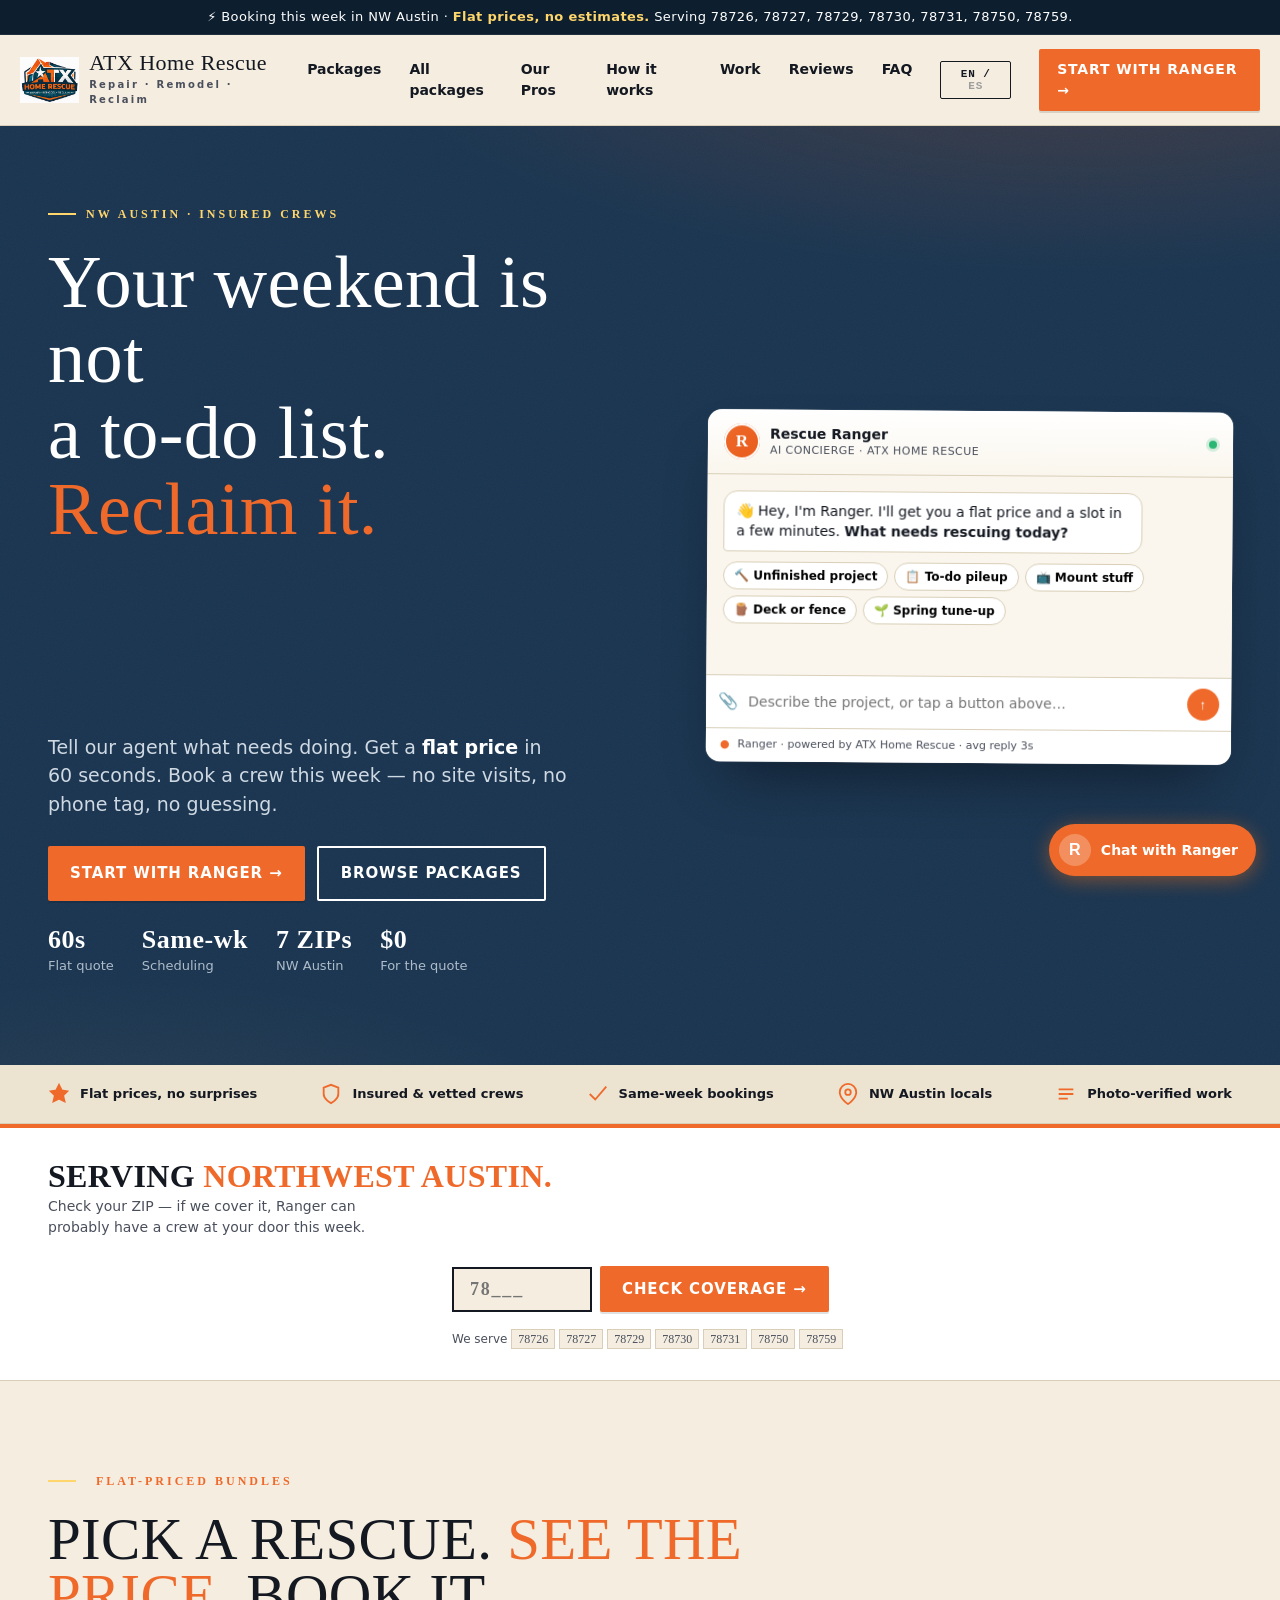
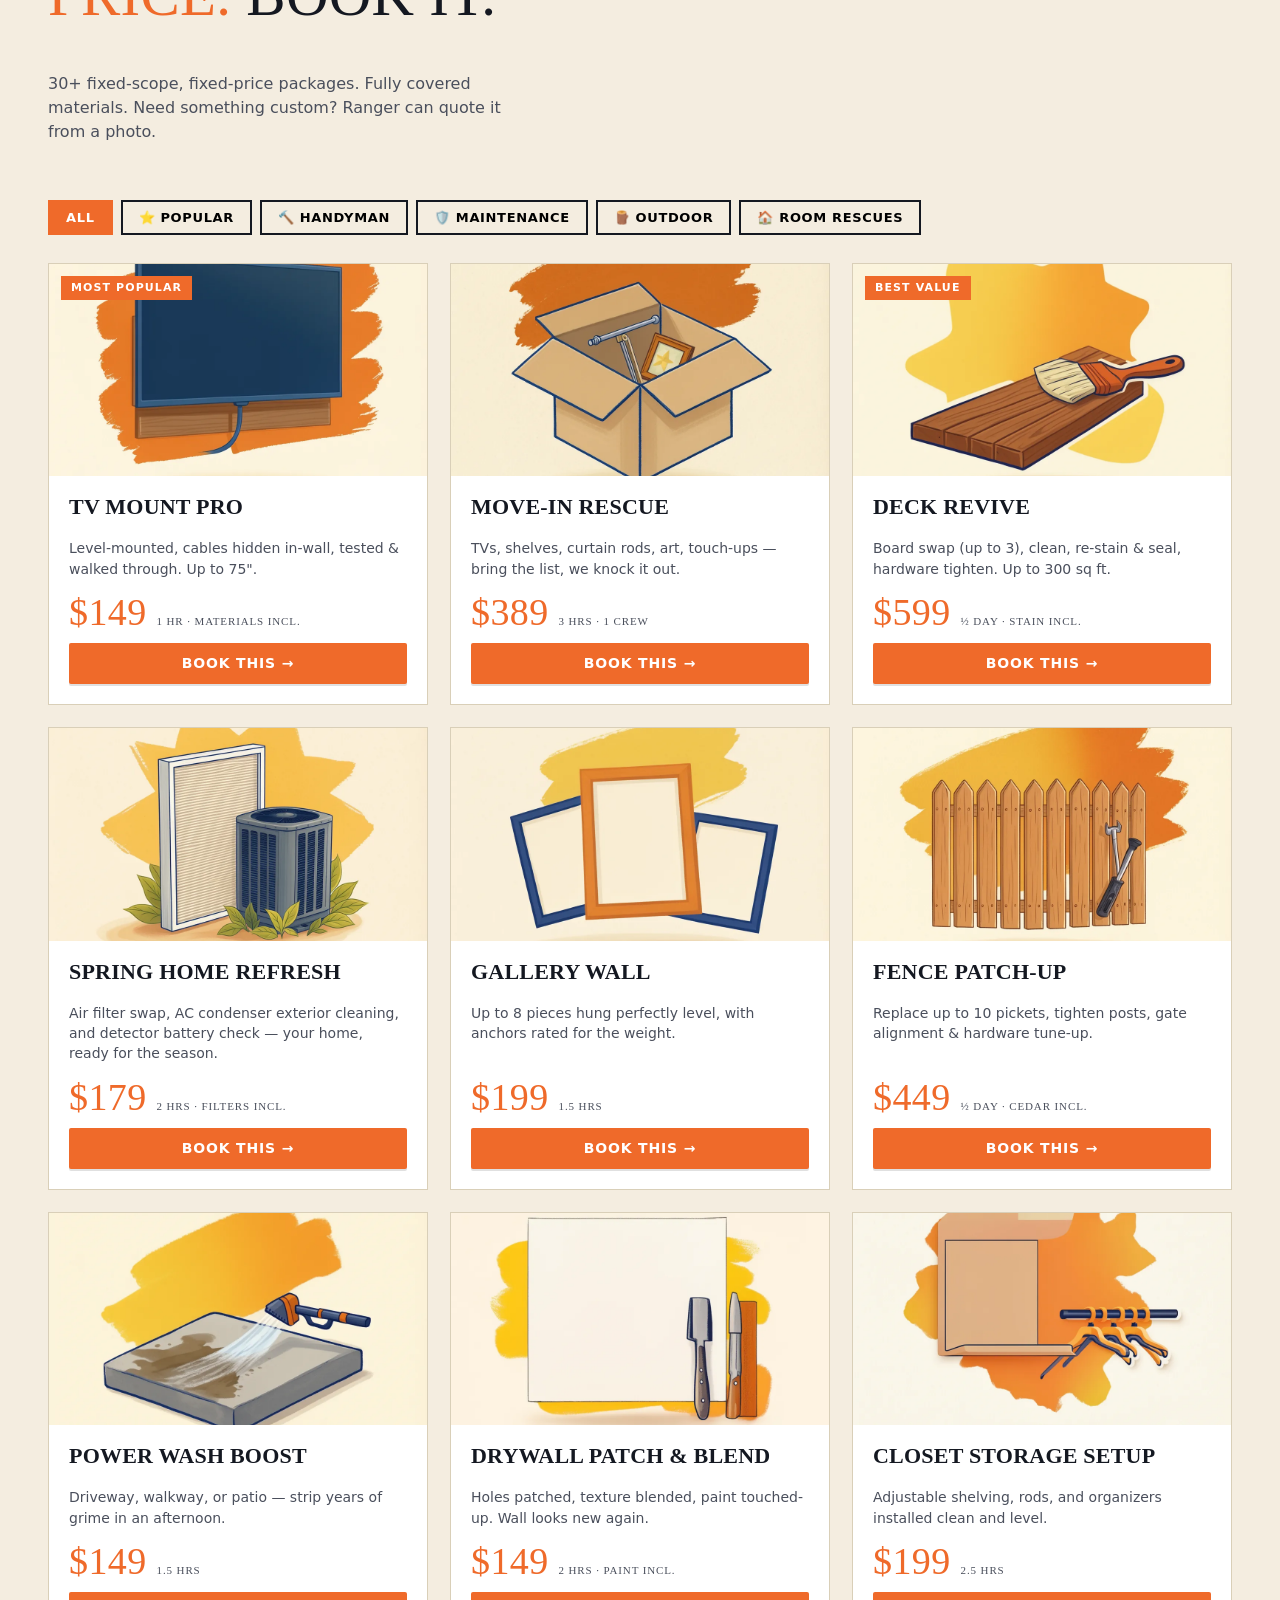
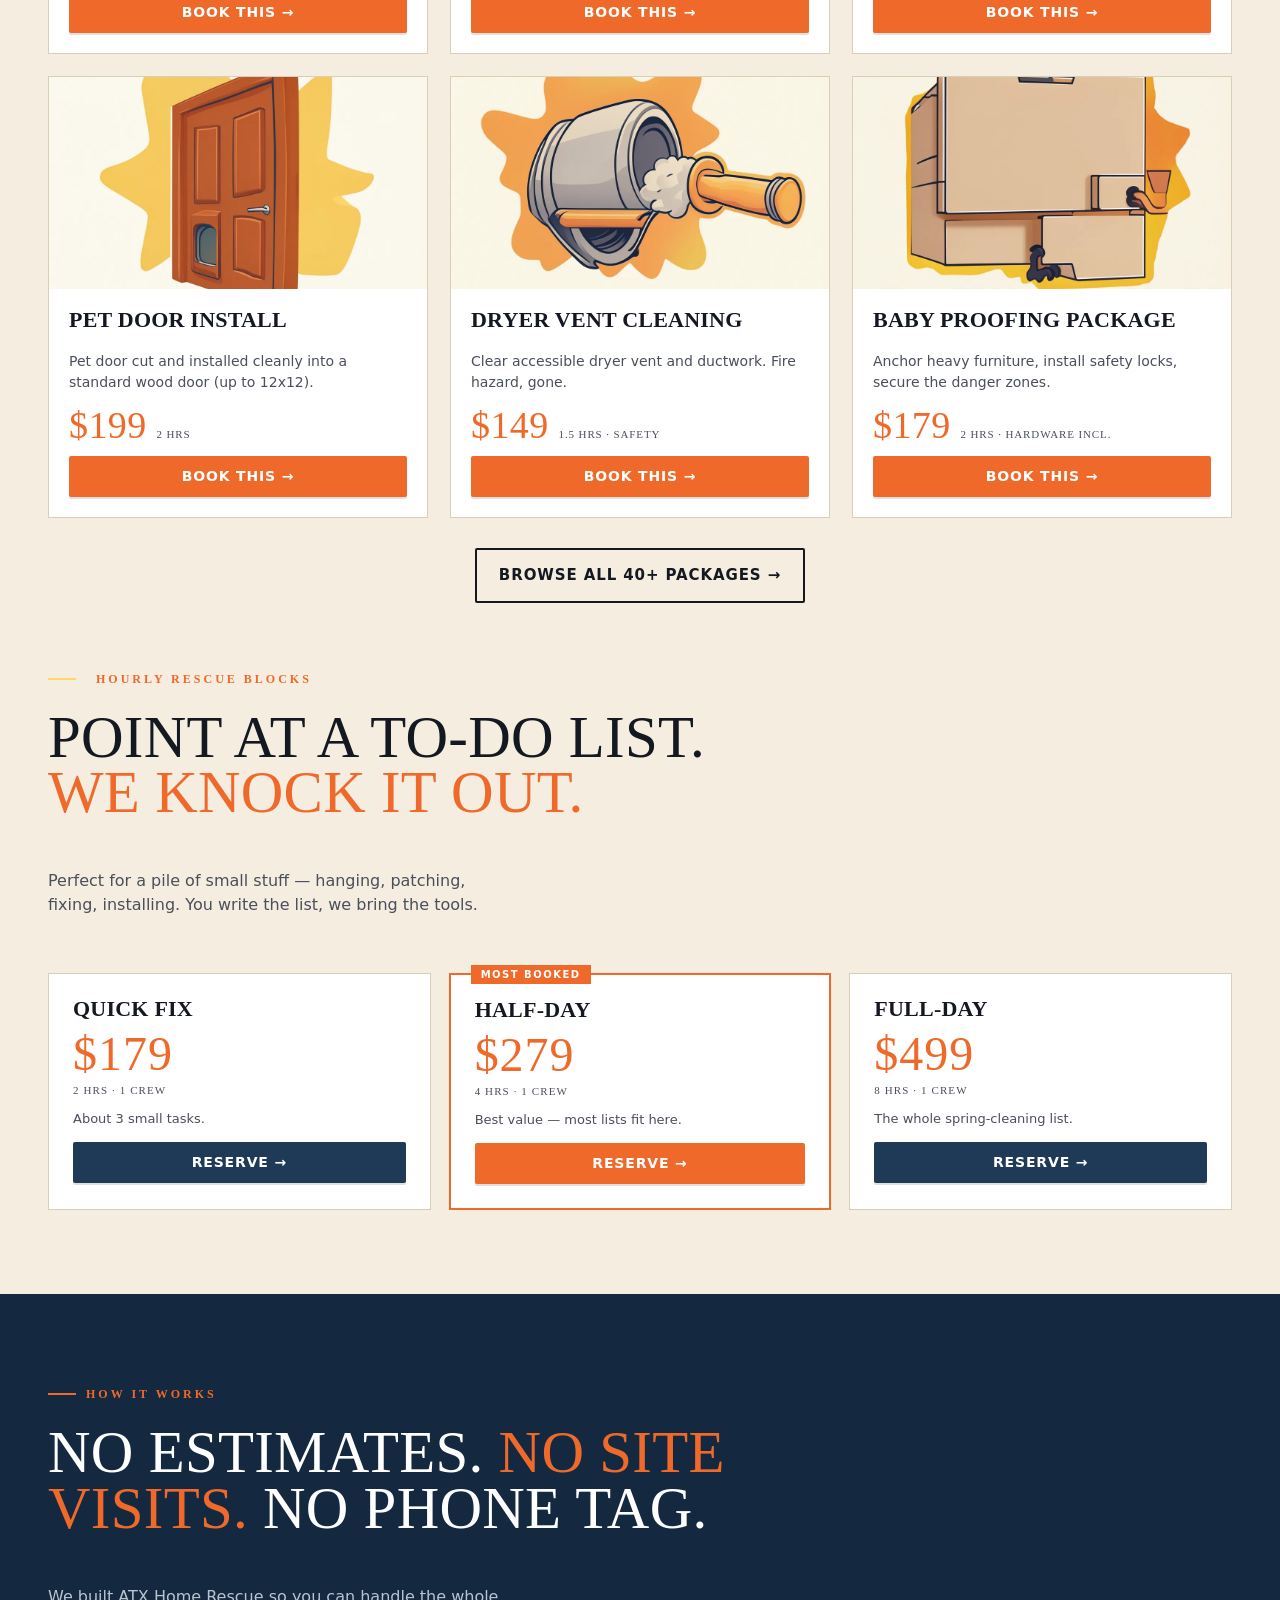
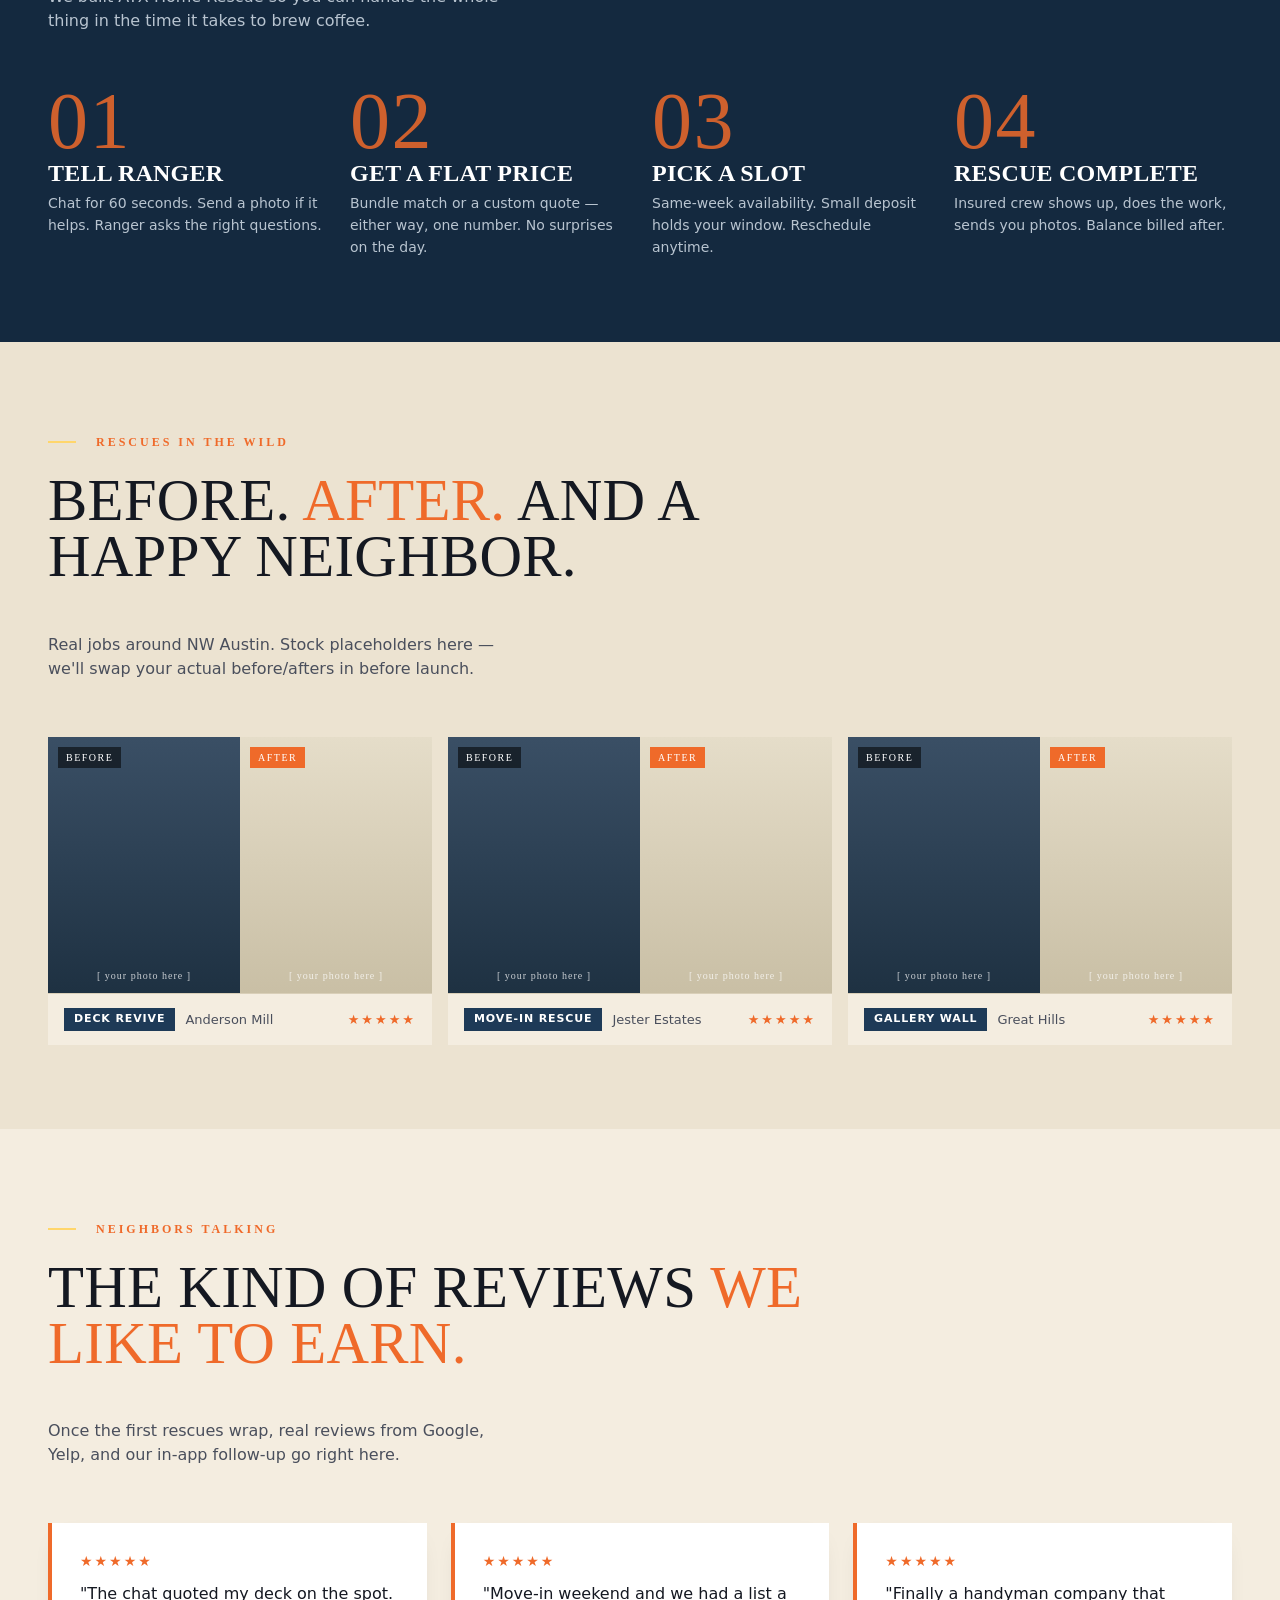
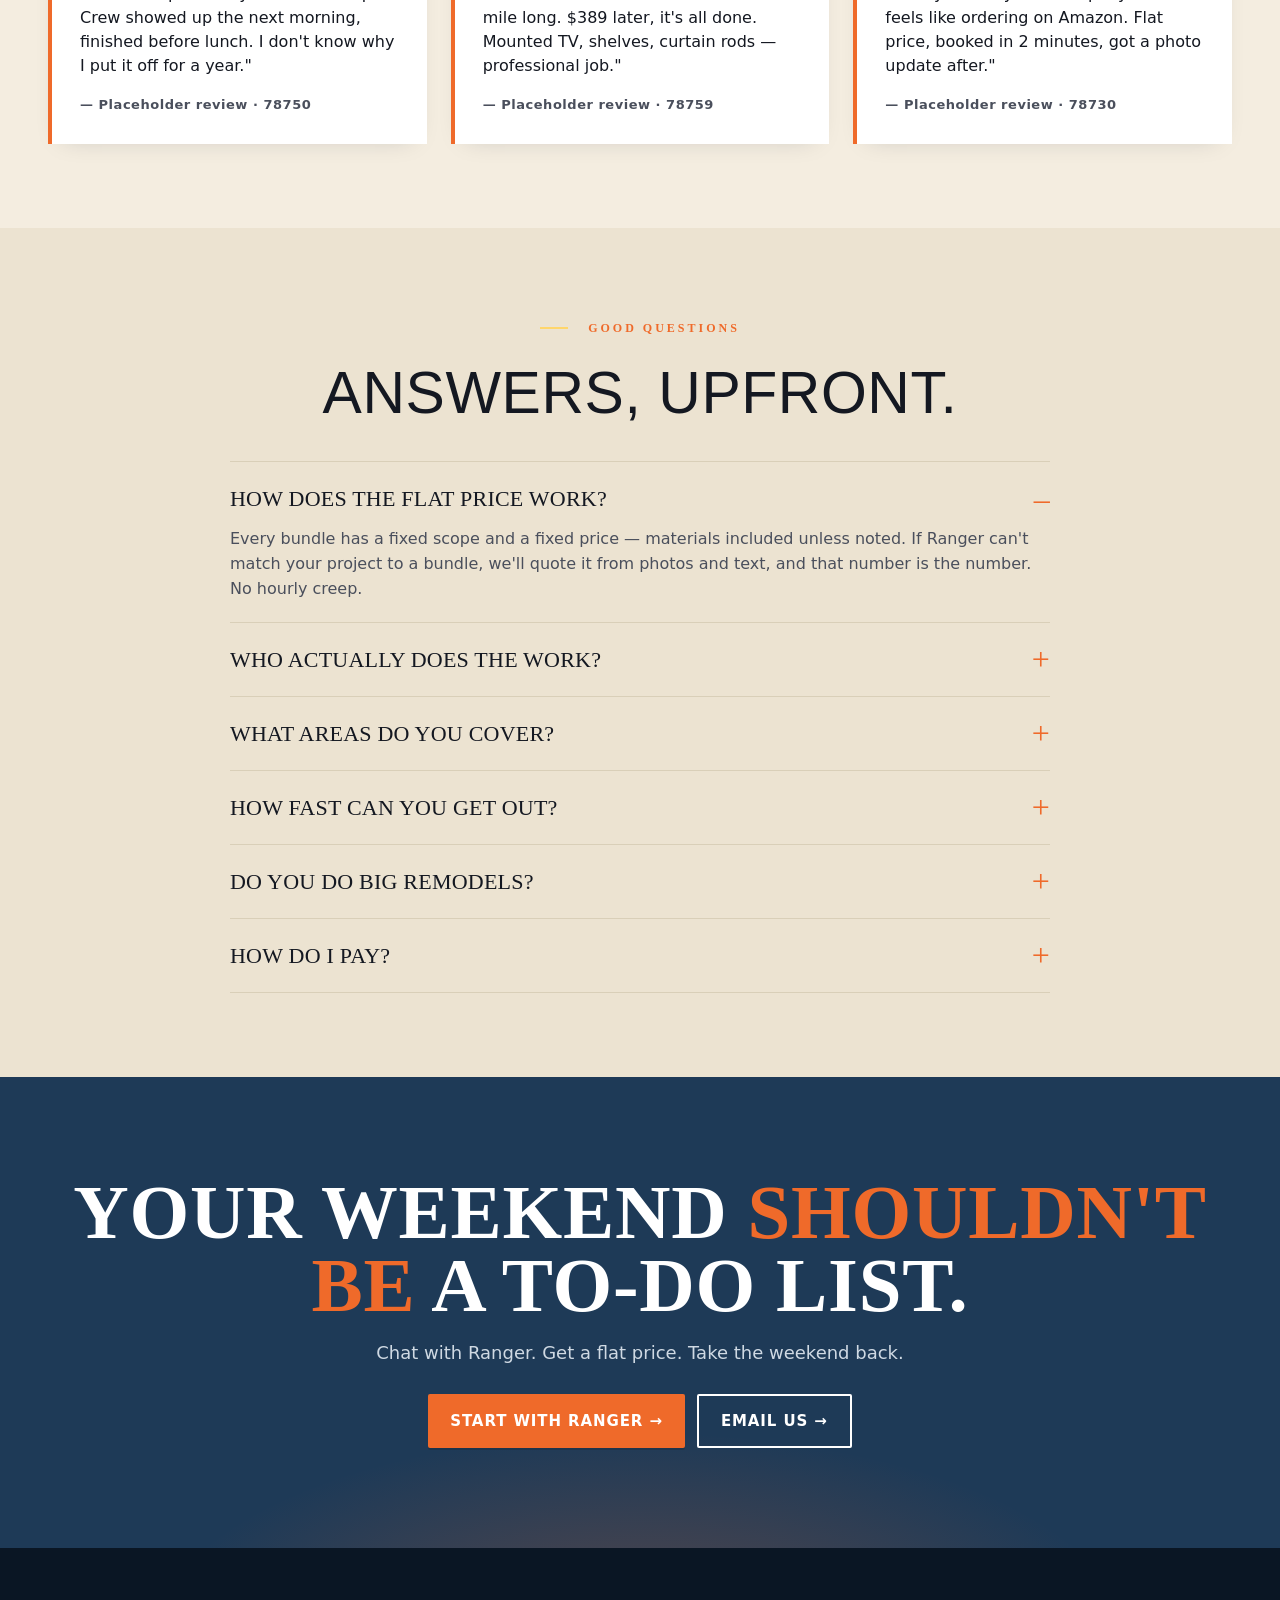
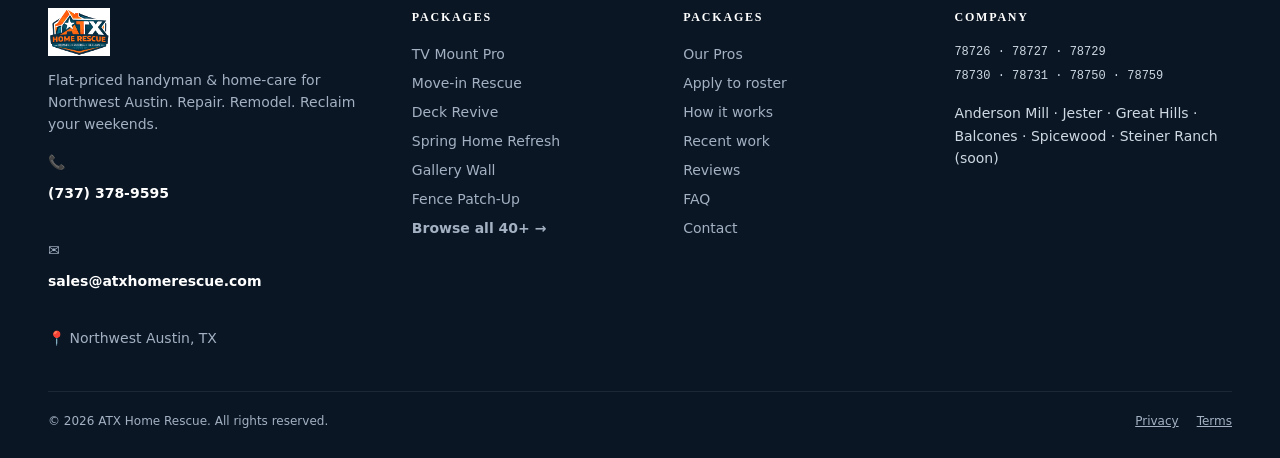
<file: index.html>
<!doctype html>
<html lang="en">
<head>
<meta charset="utf-8"/>
<title>ATX Home Rescue — NW Austin handyman, flat-priced.</title>
<meta name="viewport" content="width=device-width,initial-scale=1"/>
<meta http-equiv="Content-Security-Policy" content="default-src 'self'; style-src 'self' 'unsafe-inline' https://fonts.googleapis.com; font-src 'self' https://fonts.gstatic.com; img-src 'self' data:; script-src 'self' https://challenges.cloudflare.com; frame-src https://challenges.cloudflare.com; connect-src 'self' https://ranger-api.atxhomerescue.workers.dev; object-src 'none'; base-uri 'self'; form-action 'self';"/>
<meta http-equiv="Referrer-Policy" content="strict-origin-when-cross-origin"/>
<meta name="description" content="Flat-priced handyman and home-care for Northwest Austin. Tell our agent what needs doing, get a price in 60 seconds, book a crew this week."/>
<link rel="canonical" href="https://atxhomerescue.com/"/>
<link rel="icon" href="assets/logo.png"/>
<link rel="apple-touch-icon" href="assets/logo.png"/>

<!-- Open Graph / social -->
<meta property="og:type" content="website"/>
<meta property="og:url" content="https://atxhomerescue.com/"/>
<meta property="og:title" content="ATX Home Rescue — NW Austin handyman, flat-priced."/>
<meta property="og:description" content="Flat-priced handyman and home-care for Northwest Austin. Tell our agent what needs doing, get a price in 60 seconds."/>
<meta property="og:image" content="https://atxhomerescue.com/assets/logo.png"/>
<meta name="twitter:card" content="summary_large_image"/>
<meta name="twitter:title" content="ATX Home Rescue — NW Austin handyman, flat-priced."/>
<meta name="twitter:description" content="Flat-priced handyman and home-care for Northwest Austin."/>
<meta name="twitter:image" content="https://atxhomerescue.com/assets/logo.png"/>

<link rel="stylesheet" href="styles/tokens.css"/>
<link rel="stylesheet" href="styles/base.css"/>
<link rel="stylesheet" href="styles/layout.css"/>
<link rel="stylesheet" href="styles/homepage.css"/>
<link rel="stylesheet" href="styles/ranger.css"/>
</head>
<body>

<div class="announce">
  ⚡ Booking this week in NW Austin · <b>Flat prices, no estimates.</b> Serving 78726, 78727, 78729, 78730, 78731, 78750, 78759.
</div>

<header class="site">
  <div class="container nav">
    <a href="index.html" class="brand">
      <img src="assets/logo.png" alt="ATX Home Rescue"/>
      <div>
        <div class="wordmark">ATX Home Rescue</div>
        <div class="tag">Repair · Remodel · Reclaim</div>
      </div>
    </a>
    <nav class="nav-links">
      <a href="#packages">Packages</a>
      <a href="packages.html">All packages</a>
      <a href="pros.html">Our Pros</a>
      <a href="#how">How it works</a>
      <a href="#gallery">Work</a>
      <a href="#reviews">Reviews</a>
      <a href="#faq">FAQ</a>
    </nav>
    <button class="lang-toggle" id="langToggle" aria-label="Language"><span class="lang-flag">EN</span> / <span class="lang-flag off">ES</span></button>
    <a href="booking.html" class="btn">Start with Ranger →</a>
  </div>
</header>

<!-- HERO -->
<section class="hero">
  <div class="container">
    <div class="hero-grid">
      <div>
        <div class="eyebrow">NW Austin · Insured Crews</div>
        <h1>
          Half-finished&nbsp;project?<br/>
          Mile-long&nbsp;to-do&nbsp;list?<br/>
          <span class="hi">We rescue homes.</span>
        </h1>
        <p class="lede">Tell our agent what needs doing. Get a <b style="color:#fff">flat price</b> in 60 seconds. Book a crew this week — no site visits, no phone tag, no guessing.</p>
        <div class="hero-ctas">
          <a href="booking.html" class="btn lg">Start with Ranger →</a>
          <a href="#packages" class="btn lg ghost" style="color:#fff;border-color:#fff">Browse packages</a>
        </div>
        <div class="hero-stats">
          <div><b>60s</b>Flat quote</div>
          <div><b>Same-wk</b>Scheduling</div>
          <div><b>7 ZIPs</b>NW Austin</div>
          <div><b>$0</b>For the quote</div>
        </div>
      </div>

      <!-- Chat demo -->
      <div id="chat" class="chat">
        <div class="chat-head">
          <div class="avatar">R</div>
          <div class="name">Rescue Ranger<small>AI CONCIERGE · ATX HOME RESCUE</small></div>
          <div class="dot-live"></div>
        </div>
        <div class="chat-body" id="chatBody">
          <div class="bubble">👋 Hey, I'm Ranger. I'll get you a flat price and a slot in a few minutes. <b>What needs rescuing today?</b></div>
          <div class="suggestions">
            <button class="sug" data-msg="I've got a half-finished deck stain">🔨 Unfinished project</button>
            <button class="sug" data-msg="I have a pile of small stuff around the house">📋 To-do pileup</button>
            <button class="sug" data-msg="I need to mount a TV and some shelves">📺 Mount stuff</button>
            <button class="sug" data-msg="My deck needs some repairs">🪵 Deck or fence</button>
            <button class="sug" data-msg="My filters and detectors haven't been checked in forever">🌱 Spring tune-up</button>
          </div>
        </div>
        <div class="chat-input">
          <span class="icons" title="Attach photo">📎</span>
          <input id="chatInput" placeholder="Describe the project, or tap a button above…"/>
          <button class="send" id="chatSend">↑</button>
        </div>
        <div class="chat-foot">
          <span style="color:var(--orange)">●</span> Ranger · powered by ATX Home Rescue · avg reply 3s
        </div>
      </div>
    </div>
  </div>
</section>

<!-- TRUST STRIP -->
<section class="trust">
  <div class="container trust-row">
    <div class="trust-item">
      <svg viewBox="0 0 24 24" fill="none" stroke="currentColor" stroke-width="2"><path d="M12 2l3 6 6 1-4.5 4.5L18 20l-6-3-6 3 1.5-6.5L3 9l6-1 3-6z" fill="currentColor"/></svg>
      Flat prices, no surprises
    </div>
    <div class="trust-item">
      <svg viewBox="0 0 24 24" fill="none" stroke="currentColor" stroke-width="2"><path d="M12 22s8-4 8-10V5l-8-3-8 3v7c0 6 8 10 8 10z"/></svg>
      Insured &amp; vetted crews
    </div>
    <div class="trust-item">
      <svg viewBox="0 0 24 24" fill="none" stroke="currentColor" stroke-width="2"><path d="M3 12l6 6L21 4"/></svg>
      Same-week bookings
    </div>
    <div class="trust-item">
      <svg viewBox="0 0 24 24" fill="none" stroke="currentColor" stroke-width="2"><path d="M21 10c0 7-9 13-9 13S3 17 3 10a9 9 0 0118 0z"/><circle cx="12" cy="10" r="3"/></svg>
      NW Austin locals
    </div>
    <div class="trust-item">
      <svg viewBox="0 0 24 24" fill="none" stroke="currentColor" stroke-width="2"><path d="M4 7h16M4 12h16M4 17h10"/></svg>
      Photo-verified work
    </div>
  </div>
</section>

<!-- ZIP BAND -->
<section class="zipband">
  <div class="container zip-row">
    <div>
      <h3>Serving <span class="hi">Northwest Austin.</span></h3>
      <p>Check your ZIP — if we cover it, Ranger can probably have a crew at your door this week.</p>
    </div>
    <form class="zip-form">
      <input class="zip-input" placeholder="78___" maxlength="5" id="zipIn" inputmode="numeric"/>
      <button class="btn lg" type="submit">Check coverage →</button>
      <div class="zips" id="zipResult">
        We serve
        <code>78726</code><code>78727</code><code>78729</code><code>78730</code><code>78731</code><code>78750</code><code>78759</code>
      </div>
    </form>
  </div>
</section>

<!-- PACKAGES -->
<section class="section" id="packages">
  <div class="container">
    <div class="sec-head">
      <div>
        <div class="eyebrow" style="color:var(--orange)"><span style="background:var(--orange)"></span>Flat-priced bundles</div>
        <h2>Pick a rescue. <span class="hi">See the price.</span> Book it.</h2>
      </div>
      <p class="sub">30+ fixed-scope, fixed-price packages. Fully covered materials. Need something custom? Ranger can quote it from a photo.</p>
    </div>

    <div class="cat-tabs">
      <button class="cat on">All</button>
      <button class="cat">⭐ Popular</button>
      <button class="cat">🔨 Handyman</button>
      <button class="cat">🛡️ Maintenance</button>
      <button class="cat">🪵 Outdoor</button>
      <button class="cat">🏠 Room rescues</button>
    </div>

    <div class="pkg-grid">
      <article class="pkg">
        <div class="pkg-img">
          <img class="photo" src="assets/packages/tv-mount-pro.webp" alt="TV Mount Pro illustration" loading="lazy" width="1024" height="1024"/>
          <span class="badge">Most popular</span>
        </div>
        <div class="pkg-body">
          <h3>TV Mount Pro</h3>
          <p class="desc">Level-mounted, cables hidden in-wall, tested &amp; walked through. Up to 75".</p>
          <div class="meta">
            <span class="price">$149</span>
            <span class="dur">1 HR · MATERIALS INCL.</span>
          </div>
          <a href="request.html?package=tv_mount_pro" class="btn wide">Book this →</a>
        </div>
      </article>

      <article class="pkg">
        <div class="pkg-img">
          <img class="photo" src="assets/packages/move-in-rescue.webp" alt="Move-In Rescue illustration" loading="lazy" width="1024" height="1024"/>
        </div>
        <div class="pkg-body">
          <h3>Move-in Rescue</h3>
          <p class="desc">TVs, shelves, curtain rods, art, touch-ups — bring the list, we knock it out.</p>
          <div class="meta">
            <span class="price">$389</span>
            <span class="dur">3 HRS · 1 CREW</span>
          </div>
          <a href="request.html?package=move_in_rescue" class="btn wide">Book this →</a>
        </div>
      </article>

      <article class="pkg">
        <div class="pkg-img">
          <img class="photo" src="assets/packages/deck-revive.webp" alt="Deck Revive illustration" loading="lazy" width="1024" height="1024"/>
          <span class="badge">Best value</span>
        </div>
        <div class="pkg-body">
          <h3>Deck Revive</h3>
          <p class="desc">Board swap (up to 3), clean, re-stain &amp; seal, hardware tighten. Up to 300 sq ft.</p>
          <div class="meta">
            <span class="price">$599</span>
            <span class="dur">½ DAY · STAIN INCL.</span>
          </div>
          <a href="request.html?package=deck_revive" class="btn wide">Book this →</a>
        </div>
      </article>

      <article class="pkg">
        <div class="pkg-img">
          <img class="photo" src="assets/packages/spring-home-refresh.webp" alt="Spring Home Refresh illustration" loading="lazy" width="1024" height="1024"/>
        </div>
        <div class="pkg-body">
          <h3>Spring Home Refresh</h3>
          <p class="desc">Air filter swap, AC condenser exterior cleaning, and detector battery check — your home, ready for the season.</p>
          <div class="meta">
            <span class="price">$179</span>
            <span class="dur">2 HRS · FILTERS INCL.</span>
          </div>
          <a href="request.html?package=spring_home_refresh" class="btn wide">Book this →</a>
        </div>
      </article>

      <article class="pkg">
        <div class="pkg-img">
          <img class="photo" src="assets/packages/gallery-wall.webp" alt="Gallery Wall illustration" loading="lazy" width="1024" height="1024"/>
        </div>
        <div class="pkg-body">
          <h3>Gallery Wall</h3>
          <p class="desc">Up to 8 pieces hung perfectly level, with anchors rated for the weight.</p>
          <div class="meta">
            <span class="price">$199</span>
            <span class="dur">1.5 HRS</span>
          </div>
          <a href="request.html?package=gallery_wall" class="btn wide">Book this →</a>
        </div>
      </article>

      <article class="pkg">
        <div class="pkg-img">
          <img class="photo" src="assets/packages/fence-patch-up.webp" alt="Fence Patch-Up illustration" loading="lazy" width="1024" height="1024"/>
        </div>
        <div class="pkg-body">
          <h3>Fence Patch-Up</h3>
          <p class="desc">Replace up to 10 pickets, tighten posts, gate alignment &amp; hardware tune-up.</p>
          <div class="meta">
            <span class="price">$449</span>
            <span class="dur">½ DAY · CEDAR INCL.</span>
          </div>
          <a href="request.html?package=fence_patch_up" class="btn wide">Book this →</a>
        </div>
      </article>

      <article class="pkg">
        <div class="pkg-img">
          <img class="photo" src="assets/packages/power-wash-boost.webp" alt="Power Wash Boost illustration" loading="lazy" width="1024" height="1024"/>
        </div>
        <div class="pkg-body">
          <h3>Power Wash Boost</h3>
          <p class="desc">Driveway, walkway, or patio — strip years of grime in an afternoon.</p>
          <div class="meta">
            <span class="price">$149</span>
            <span class="dur">1.5 HRS</span>
          </div>
          <a href="request.html?package=power_wash_boost" class="btn wide">Book this →</a>
        </div>
      </article>

      <article class="pkg">
        <div class="pkg-img">
          <img class="photo" src="assets/packages/drywall-patch-blend.webp" alt="Drywall Patch &amp; Blend illustration" loading="lazy" width="1024" height="1024"/>
        </div>
        <div class="pkg-body">
          <h3>Drywall Patch &amp; Blend</h3>
          <p class="desc">Holes patched, texture blended, paint touched-up. Wall looks new again.</p>
          <div class="meta">
            <span class="price">$149</span>
            <span class="dur">2 HRS · PAINT INCL.</span>
          </div>
          <a href="request.html?package=drywall_patch" class="btn wide">Book this →</a>
        </div>
      </article>

      <article class="pkg">
        <div class="pkg-img">
          <img class="photo" src="assets/packages/closet-storage-setup.webp" alt="Closet Storage Setup illustration" loading="lazy" width="1024" height="1024"/>
        </div>
        <div class="pkg-body">
          <h3>Closet Storage Setup</h3>
          <p class="desc">Adjustable shelving, rods, and organizers installed clean and level.</p>
          <div class="meta">
            <span class="price">$199</span>
            <span class="dur">2.5 HRS</span>
          </div>
          <a href="request.html?package=closet_storage_setup" class="btn wide">Book this →</a>
        </div>
      </article>

      <article class="pkg">
        <div class="pkg-img">
          <img class="photo" src="assets/packages/pet-door-install.webp" alt="Pet Door Install illustration" loading="lazy" width="1024" height="1024"/>
        </div>
        <div class="pkg-body">
          <h3>Pet Door Install</h3>
          <p class="desc">Pet door cut and installed cleanly into a standard wood door (up to 12x12).</p>
          <div class="meta">
            <span class="price">$199</span>
            <span class="dur">2 HRS</span>
          </div>
          <a href="request.html?package=pet_door_install" class="btn wide">Book this →</a>
        </div>
      </article>

      <article class="pkg">
        <div class="pkg-img">
          <img class="photo" src="assets/packages/dryer-vent-cleaning.webp" alt="Dryer Vent Cleaning illustration" loading="lazy" width="1024" height="1024"/>
        </div>
        <div class="pkg-body">
          <h3>Dryer Vent Cleaning</h3>
          <p class="desc">Clear accessible dryer vent and ductwork. Fire hazard, gone.</p>
          <div class="meta">
            <span class="price">$149</span>
            <span class="dur">1.5 HRS · SAFETY</span>
          </div>
          <a href="request.html?package=dryer_vent_cleaning" class="btn wide">Book this →</a>
        </div>
      </article>

      <article class="pkg">
        <div class="pkg-img">
          <img class="photo" src="assets/packages/baby-proofing-package.webp" alt="Baby Proofing Package illustration" loading="lazy" width="1024" height="1024"/>
        </div>
        <div class="pkg-body">
          <h3>Baby Proofing Package</h3>
          <p class="desc">Anchor heavy furniture, install safety locks, secure the danger zones.</p>
          <div class="meta">
            <span class="price">$179</span>
            <span class="dur">2 HRS · HARDWARE INCL.</span>
          </div>
          <a href="request.html?package=baby_proofing" class="btn wide">Book this →</a>
        </div>
      </article>
    </div>

    <div style="text-align:center;margin-top:30px">
      <a href="packages.html" class="btn lg ghost">Browse all 40+ packages →</a>
    </div>

    <!-- HOURLY BLOCKS -->
    <div class="sec-head" style="margin-top:60px;margin-bottom:20px">
      <div>
        <div class="eyebrow" style="color:var(--orange)"><span style="background:var(--orange)"></span>Hourly rescue blocks</div>
        <h2>Point at a to-do list. <span class="hi">We knock it out.</span></h2>
      </div>
      <p class="sub">Perfect for a pile of small stuff — hanging, patching, fixing, installing. You write the list, we bring the tools.</p>
    </div>

    <div class="hourly">
      <div class="block">
        <h4>Quick Fix</h4>
        <div class="price">$179</div>
        <div class="hrs">2 HRS · 1 CREW</div>
        <p class="note">About 3 small tasks.</p>
        <a href="request.html?package=quick_fix_block" class="btn wide navy">Reserve →</a>
      </div>
      <div class="block pop">
        <span class="pop-tag">Most booked</span>
        <h4>Half-Day</h4>
        <div class="price">$279</div>
        <div class="hrs">4 HRS · 1 CREW</div>
        <p class="note">Best value — most lists fit here.</p>
        <a href="request.html?package=half_day_block" class="btn wide">Reserve →</a>
      </div>
      <div class="block">
        <h4>Full-Day</h4>
        <div class="price">$499</div>
        <div class="hrs">8 HRS · 1 CREW</div>
        <p class="note">The whole spring-cleaning list.</p>
        <a href="request.html?package=full_day_block" class="btn wide navy">Reserve →</a>
      </div>
    </div>
  </div>
</section>

<!-- HOW IT WORKS -->
<section class="section dark" id="how">
  <div class="container">
    <div class="sec-head">
      <div>
        <div class="eyebrow eyebrow-dark"><span></span>How it works</div>
        <h2>No estimates. <span class="hi">No site visits.</span> No phone tag.</h2>
      </div>
      <p class="sub">We built ATX Home Rescue so you can handle the whole thing in the time it takes to brew coffee.</p>
    </div>
    <div class="how">
      <div class="step">
        <div class="num">01</div>
        <h4>Tell Ranger</h4>
        <p>Chat for 60 seconds. Send a photo if it helps. Ranger asks the right questions.</p>
      </div>
      <div class="step">
        <div class="num">02</div>
        <h4>Get a flat price</h4>
        <p>Bundle match or a custom quote — either way, one number. No surprises on the day.</p>
      </div>
      <div class="step">
        <div class="num">03</div>
        <h4>Pick a slot</h4>
        <p>Same-week availability. Small deposit holds your window. Reschedule anytime.</p>
      </div>
      <div class="step">
        <div class="num">04</div>
        <h4>Rescue complete</h4>
        <p>Insured crew shows up, does the work, sends you photos. Balance billed after.</p>
      </div>
    </div>
  </div>
</section>

<!-- GALLERY -->
<section class="section cream2" id="gallery">
  <div class="container">
    <div class="sec-head">
      <div>
        <div class="eyebrow" style="color:var(--orange)"><span style="background:var(--orange)"></span>Rescues in the wild</div>
        <h2>Before. <span class="hi">After.</span> And a happy neighbor.</h2>
      </div>
      <p class="sub">Real jobs around NW Austin. Stock placeholders here — we'll swap your actual before/afters in before launch.</p>
    </div>
    <div class="gallery">
      <div class="shot">
        <div class="half before"><span class="lbl">Before</span><span class="stock-note">[ your photo here ]</span></div>
        <div class="half after"><span class="lbl">After</span><span class="stock-note">[ your photo here ]</span></div>
        <div class="shot-foot"><span class="pill">Deck Revive</span><span class="loc">Anderson Mill</span><span class="stars">★★★★★</span></div>
      </div>
      <div class="shot">
        <div class="half before"><span class="lbl">Before</span><span class="stock-note">[ your photo here ]</span></div>
        <div class="half after"><span class="lbl">After</span><span class="stock-note">[ your photo here ]</span></div>
        <div class="shot-foot"><span class="pill">Move-in Rescue</span><span class="loc">Jester Estates</span><span class="stars">★★★★★</span></div>
      </div>
      <div class="shot">
        <div class="half before"><span class="lbl">Before</span><span class="stock-note">[ your photo here ]</span></div>
        <div class="half after"><span class="lbl">After</span><span class="stock-note">[ your photo here ]</span></div>
        <div class="shot-foot"><span class="pill">Gallery Wall</span><span class="loc">Great Hills</span><span class="stars">★★★★★</span></div>
      </div>
    </div>
  </div>
</section>

<!-- TESTIMONIALS -->
<section class="section" id="reviews">
  <div class="container">
    <div class="sec-head">
      <div>
        <div class="eyebrow" style="color:var(--orange)"><span style="background:var(--orange)"></span>Neighbors talking</div>
        <h2>The kind of reviews <span class="hi">we like to earn.</span></h2>
      </div>
      <p class="sub">Once the first rescues wrap, real reviews from Google, Yelp, and our in-app follow-up go right here.</p>
    </div>
    <div class="quote-row">
      <div class="quote">
        <div class="stars">★★★★★</div>
        <p>"The chat quoted my deck on the spot. Crew showed up the next morning, finished before lunch. I don't know why I put it off for a year."</p>
        <cite>— Placeholder review · 78750</cite>
      </div>
      <div class="quote">
        <div class="stars">★★★★★</div>
        <p>"Move-in weekend and we had a list a mile long. $389 later, it's all done. Mounted TV, shelves, curtain rods — professional job."</p>
        <cite>— Placeholder review · 78759</cite>
      </div>
      <div class="quote">
        <div class="stars">★★★★★</div>
        <p>"Finally a handyman company that feels like ordering on Amazon. Flat price, booked in 2 minutes, got a photo update after."</p>
        <cite>— Placeholder review · 78730</cite>
      </div>
    </div>
  </div>
</section>

<!-- FAQ -->
<section class="section cream2" id="faq">
  <div class="container">
    <div style="text-align:center;margin-bottom:40px">
      <div class="eyebrow" style="color:var(--orange);justify-content:center;display:inline-flex"><span style="background:var(--orange)"></span>Good questions</div>
      <h2 class="slab" style="font-size:clamp(40px,4.6vw,64px);margin:6px 0">Answers, upfront.</h2>
    </div>
    <div class="faq">
      <details open>
        <summary>How does the flat price work?</summary>
        <p>Every bundle has a fixed scope and a fixed price — materials included unless noted. If Ranger can't match your project to a bundle, we'll quote it from photos and text, and that number is the number. No hourly creep.</p>
      </details>
      <details>
        <summary>Who actually does the work?</summary>
        <p>Insured, vetted contractors. Right now we run one crew of two full-time pros based here in NW Austin. As we grow, we'll keep the bar the same.</p>
      </details>
      <details>
        <summary>What areas do you cover?</summary>
        <p>Northwest Austin, specifically: 78726, 78727, 78729, 78730, 78731, 78750, 78759. Neighborhoods include Anderson Mill, Jester Estates, Great Hills, Balcones Woods, Spicewood, and around.</p>
      </details>
      <details>
        <summary>How fast can you get out?</summary>
        <p>Most bookings happen within the same week. Urgent? Tell Ranger — we'll see what's open today or tomorrow.</p>
      </details>
      <details>
        <summary>Do you do big remodels?</summary>
        <p>Not yet. We're focused on small-to-medium projects: handyman work, seasonal maintenance, trim &amp; carpentry, deck &amp; fence repair, appliance installs. If it's a bathroom gut-job, we'll tell you honestly.</p>
      </details>
      <details>
        <summary>How do I pay?</summary>
        <p>Through Jobber Payments — credit card, debit, ACH. After we confirm your quote, a small deposit holds your slot — balance due when the job is done.</p>
      </details>
    </div>
  </div>
</section>

<!-- BIG CTA -->
<section class="bigcta">
  <div class="container">
    <h2>Your weekend <span class="hi">shouldn't be</span> a to-do list.</h2>
    <p>Chat with Ranger. Get a flat price. Take the weekend back.</p>
    <div class="ctas">
      <a href="booking.html" class="btn lg">Start with Ranger →</a>
      <a href="mailto:sales@atxhomerescue.com" class="btn lg ghost" style="color:#fff;border-color:#fff">Email us →</a>
    </div>
  </div>
</section>

<!-- FOOTER -->
<footer class="site">
  <div class="container">
    <div class="foot-grid">
      <div class="foot-brand">
        <img src="assets/logo.png" alt="ATX Home Rescue"/>
        <p>Flat-priced handyman &amp; home-care for Northwest Austin. Repair. Remodel. Reclaim your weekends.</p>
        <div class="foot-contact">
          📞 <a href="tel:+17373789595">(737) 378-9595</a><br/>
          ✉ <a href="mailto:sales@atxhomerescue.com">sales@atxhomerescue.com</a><br/>
          📍 Northwest Austin, TX
        </div>
      </div>
      <div>
        <h5>Packages</h5>
        <a href="#packages">TV Mount Pro</a>
        <a href="#packages">Move-in Rescue</a>
        <a href="#packages">Deck Revive</a>
        <a href="#packages">Spring Home Refresh</a>
        <a href="#packages">Gallery Wall</a>
        <a href="#packages">Fence Patch-Up</a>
        <a href="packages.html"><b>Browse all 40+ →</b></a>
      </div>
      <div>
        <h5>Company</h5>
        <a href="pros.html">Our Pros</a>
        <a href="pros.html#apply">Apply to roster</a>
        <a href="#how">How it works</a>
        <a href="#gallery">Recent work</a>
        <a href="#reviews">Reviews</a>
        <a href="#faq">FAQ</a>
        <a href="booking.html">Contact</a>
      </div>
      <div>
        <h5>Service area</h5>
        <div class="mono" style="font-size:12px;line-height:2;color:#cfd9e3">
          78726 · 78727 · 78729<br/>
          78730 · 78731 · 78750 · 78759<br/>
        </div>
        <div style="margin-top:14px;color:#cfd9e3;line-height:1.6">
          Anderson Mill · Jester · Great Hills ·<br/>
          Balcones · Spicewood · Steiner Ranch (soon)
        </div>
      </div>
    </div>
    <div class="foot-bottom">
      <div>© 2026 ATX Home Rescue. All rights reserved.</div>
      <div style="display:flex;gap:18px">
        <a href="privacy.html">Privacy</a>
        <a href="terms.html">Terms</a>
      </div>
    </div>
  </div>
</footer>

<div id="cf-turnstile" aria-hidden="true"></div>
<script src="https://challenges.cloudflare.com/turnstile/v0/api.js" async defer></script>
<script src="scripts/i18n.js"></script>
<script src="scripts/homepage.js"></script>
<script src="scripts/ranger-shared.js"></script>
<script src="scripts/ranger-agent.js"></script>
<script src="scripts/ranger-widget.js" defer></script>
</body>
</html>
</file>
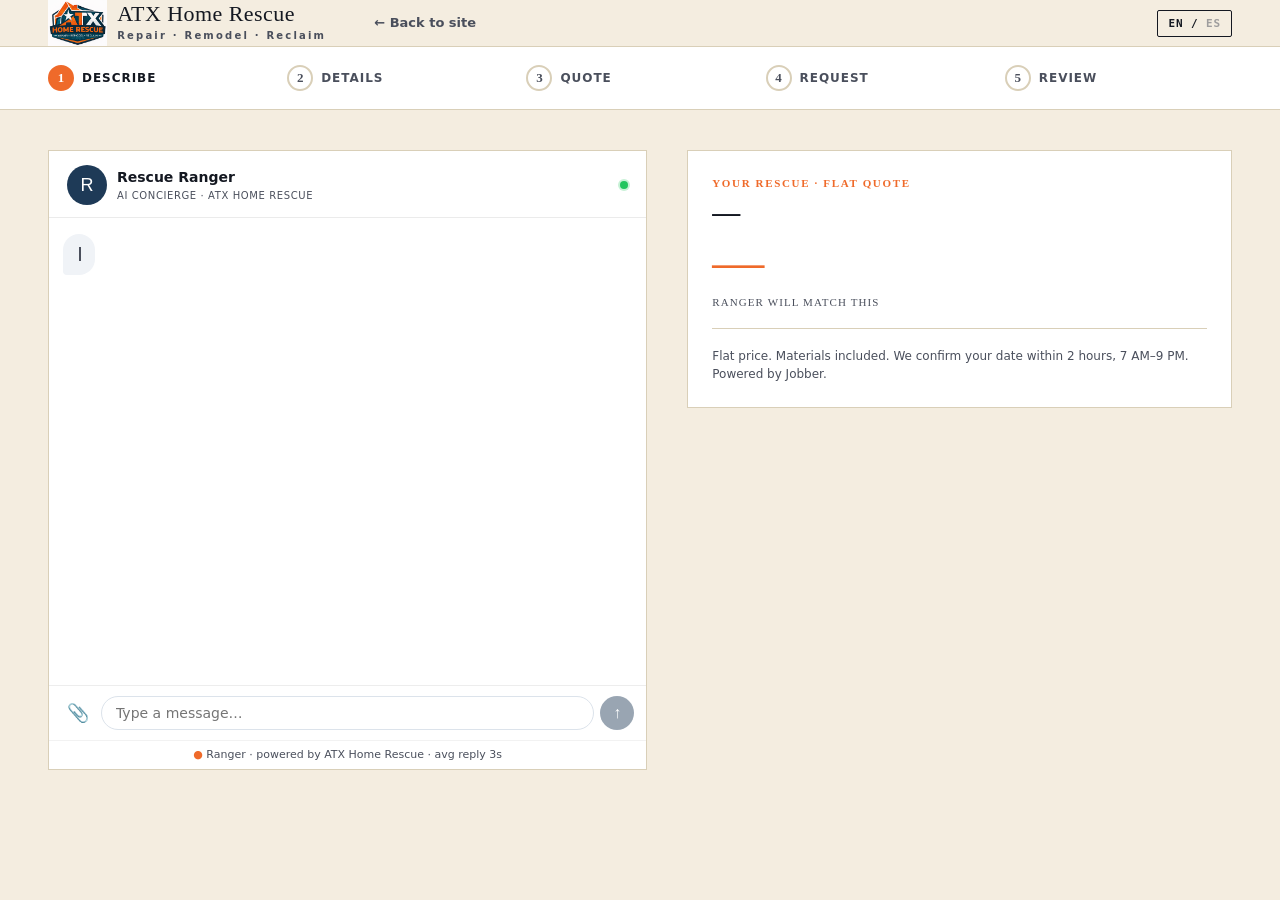
<file: booking.html>
<!doctype html>
<html lang="en">
<head>
<meta charset="utf-8"/>
<title>Book your rescue — ATX Home Rescue</title>
<meta name="viewport" content="width=device-width,initial-scale=1"/>
<meta http-equiv="Content-Security-Policy" content="default-src 'self'; style-src 'self' 'unsafe-inline' https://fonts.googleapis.com; font-src 'self' https://fonts.gstatic.com; img-src 'self' data:; script-src 'self' https://challenges.cloudflare.com; frame-src https://clienthub.getjobber.com https://challenges.cloudflare.com; connect-src 'self' https://ranger-api.atxhomerescue.workers.dev; object-src 'none'; base-uri 'self'; form-action 'self';"/>
<meta http-equiv="Referrer-Policy" content="strict-origin-when-cross-origin"/>
<meta name="description" content="Book a flat-priced handyman rescue in Northwest Austin. Describe your project, get a price, and pick a same-week slot."/>
<meta name="robots" content="noindex"/>
<link rel="canonical" href="https://atxhomerescue.com/booking.html"/>
<link rel="icon" href="assets/logo.png"/>
<link rel="apple-touch-icon" href="assets/logo.png"/>
<link rel="stylesheet" href="styles/tokens.css"/>
<link rel="stylesheet" href="styles/base.css"/>
<link rel="stylesheet" href="styles/layout.css"/>
<link rel="stylesheet" href="styles/booking.css"/>
<link rel="stylesheet" href="styles/ranger.css"/>
</head>
<body>

<header class="site">
  <div class="nav" style="max-width:1240px;margin:0 auto;padding:0 28px">
    <a href="index.html" class="brand">
      <img src="assets/logo.png" alt="ATX Home Rescue"/>
      <div>
        <div class="wordmark">ATX Home Rescue</div>
        <div class="tag">Repair · Remodel · Reclaim</div>
      </div>
    </a>
    <a href="index.html" class="back" id="backLink">← Back to site</a>
    <button class="lang-toggle" id="langToggle" aria-label="Language" style="margin-left:auto">
      <span class="lang-flag">EN</span> / <span class="lang-flag off">ES</span>
    </button>
  </div>
</header>

<section class="progress">
  <div class="steps" id="steps"></div>
</section>

<main class="shell">
  <!-- CHAT SIDE — Ranger Agent mounts here -->
  <section class="panel chat-wrap" id="chatWrap"></section>

  <!-- SUMMARY SIDE -->
  <aside class="summary">
    <div class="panel">
      <div class="sum-eyebrow" id="sumEyebrow">Your rescue · flat quote</div>
      <h2 class="sum-title" id="sumTitle">—</h2>
      <div class="sum-price" id="sumPrice">—</div>
      <div class="sum-meta" id="sumMeta">Ranger will match this</div>

      <div class="sum-section" id="sumDetailsSec" style="display:none">
        <h4 id="sumDetailsLbl">What Ranger knows</h4>
        <div id="sumDetails" class="sum-details"></div>
      </div>

      <div class="sum-section" id="sumAddonSec" style="display:none">
        <h4 id="addonLbl">Add-ons</h4>
        <div id="sumAddonList"></div>
      </div>

      <div class="sum-section" id="sumInclSec" style="display:none">
        <h4 id="inclLbl">What's included</h4>
        <ul class="sum-list" id="sumIncl"></ul>
      </div>

      <div class="sum-section" id="sumPhotoSec" style="display:none">
        <h4 id="photoLbl">Photos shared</h4>
        <div class="uploads" id="sumPhotos"></div>
      </div>

      <div class="sum-section" id="sumContactSec" style="display:none">
        <h4 id="contactLbl">Your info</h4>
        <div id="sumContact"></div>
      </div>

      <div class="sum-section" style="color:var(--ink-soft);font-size:12px;line-height:1.5">
        <div id="sumNote">Flat price. Materials included. Reschedule anytime. Powered by Jobber.</div>
      </div>
    </div>
  </aside>
</main>

<div id="cf-turnstile" aria-hidden="true"></div>
<script src="https://challenges.cloudflare.com/turnstile/v0/api.js" async defer></script>
<script src="scripts/i18n.js"></script>
<script src="scripts/jobber-config.js"></script>
<script src="scripts/ranger-shared.js"></script>
<script src="scripts/ranger-agent.js"></script>
<script src="scripts/booking.js"></script>
</body>
</html>
</file>
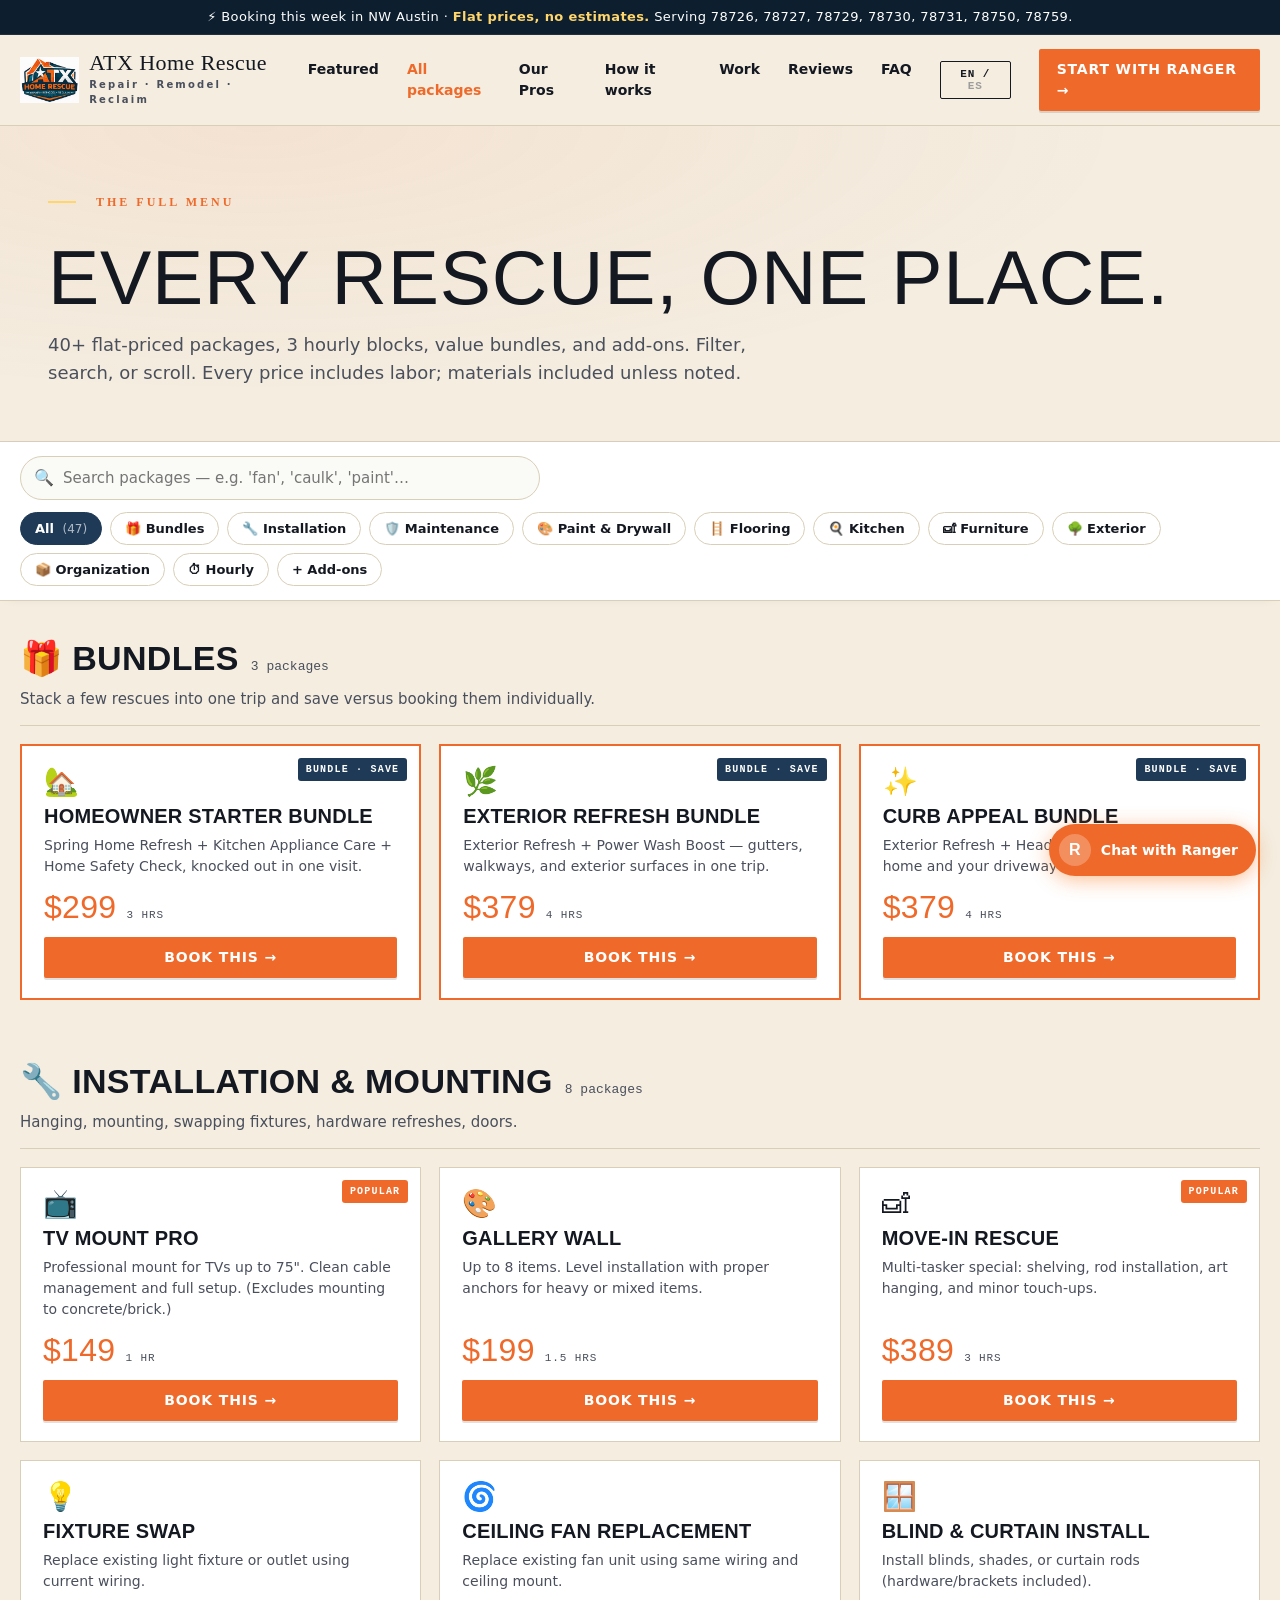
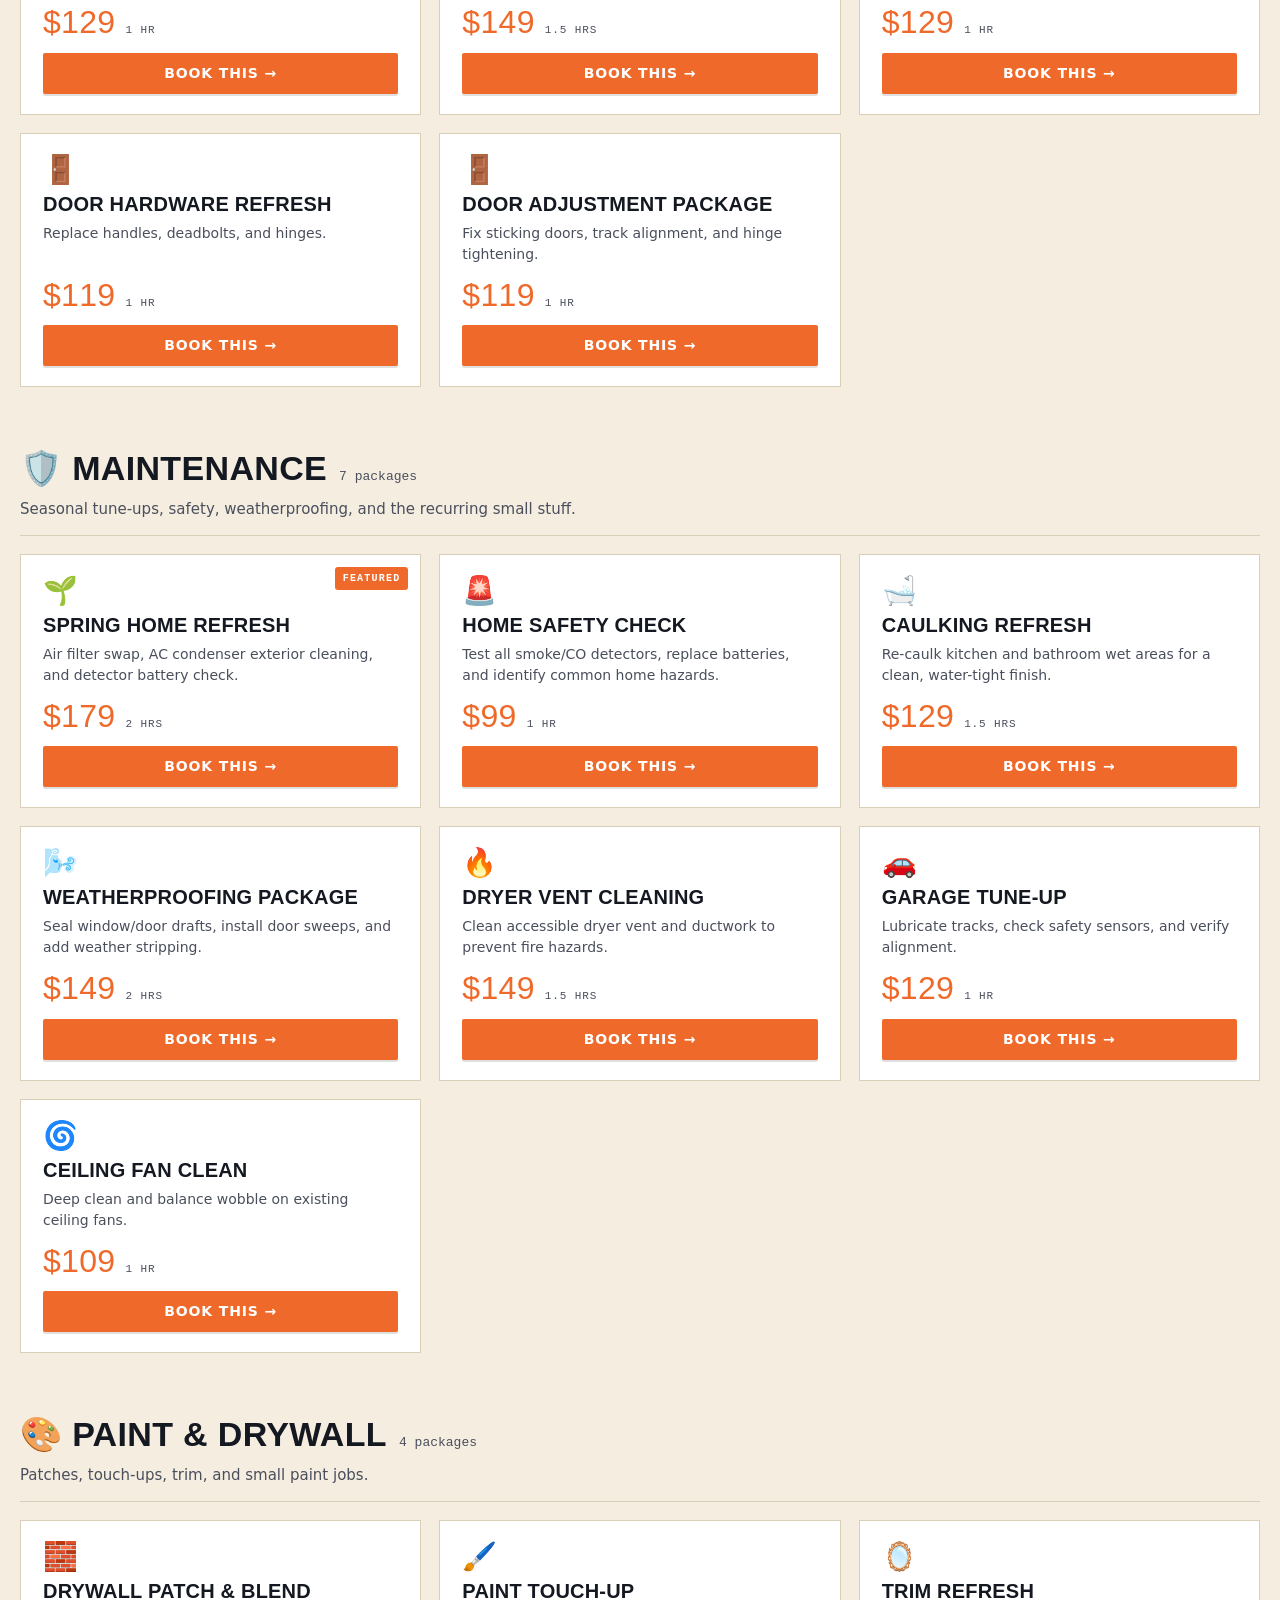
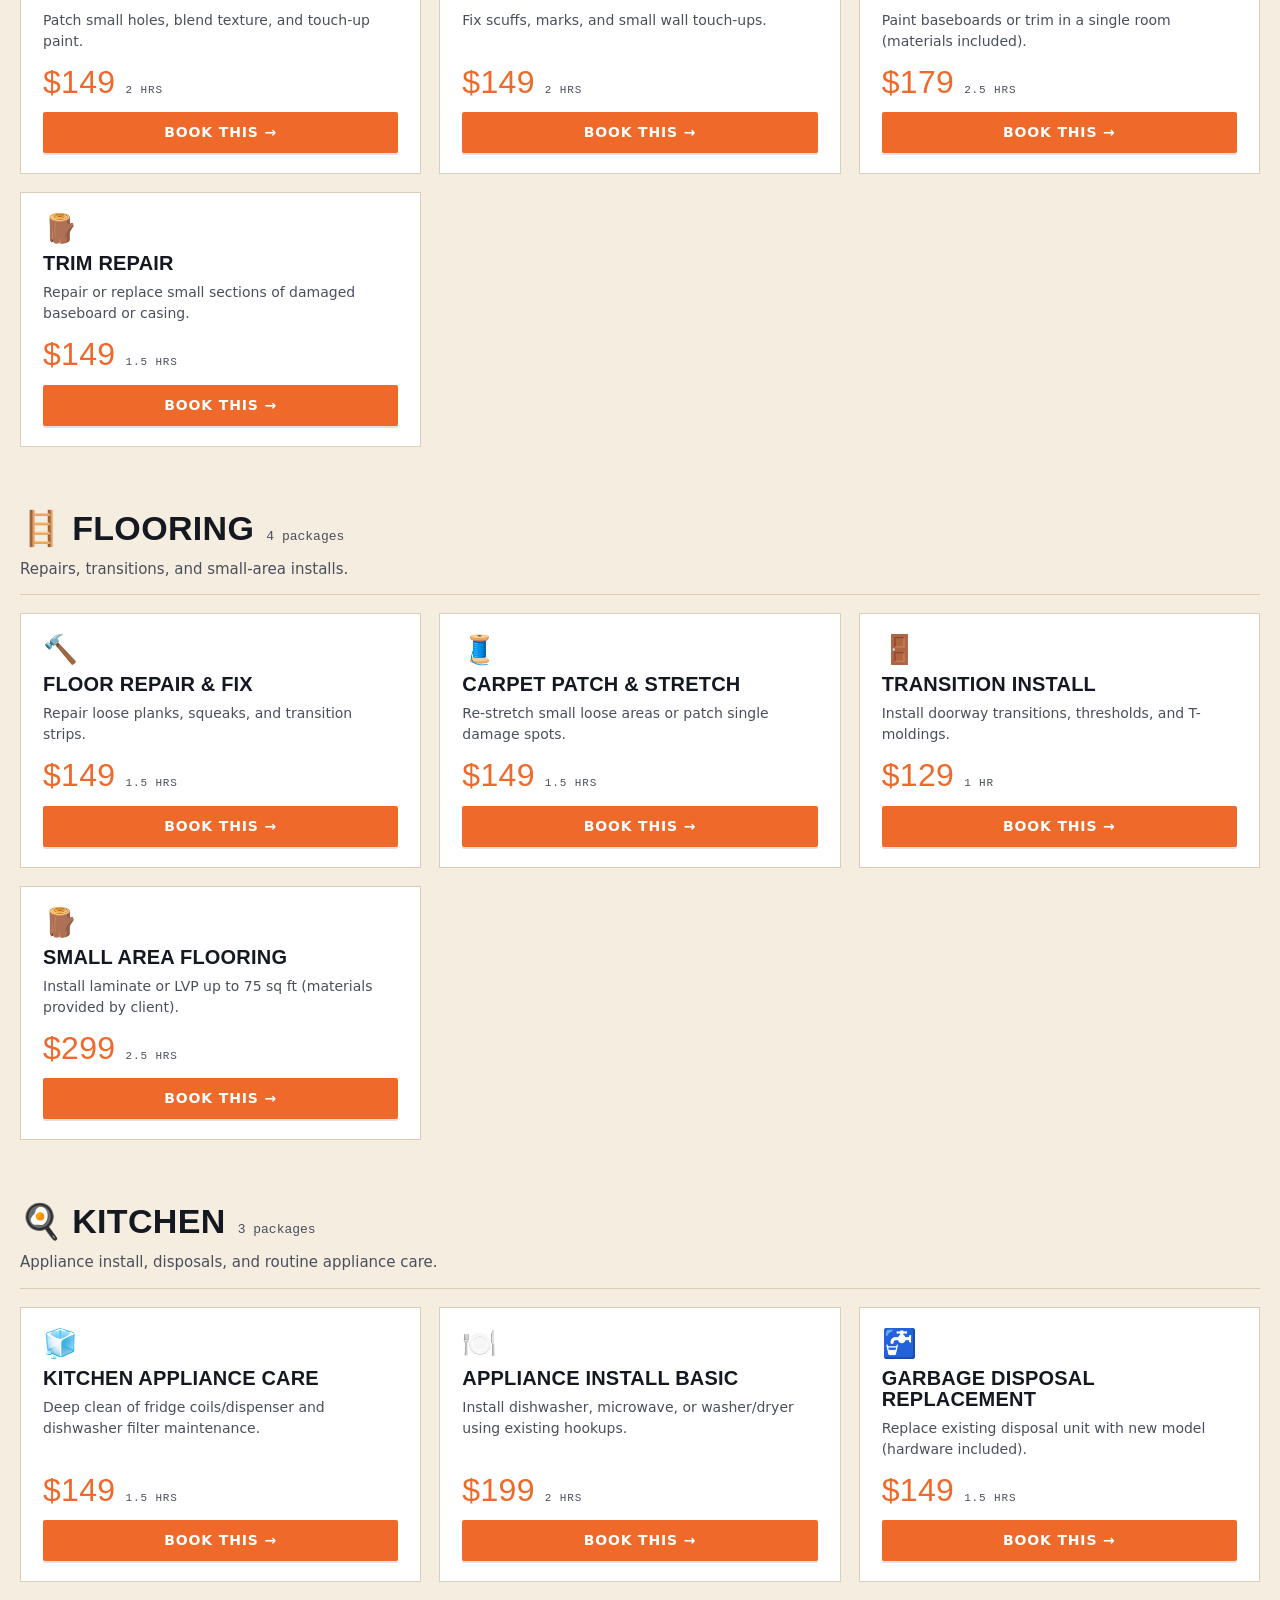
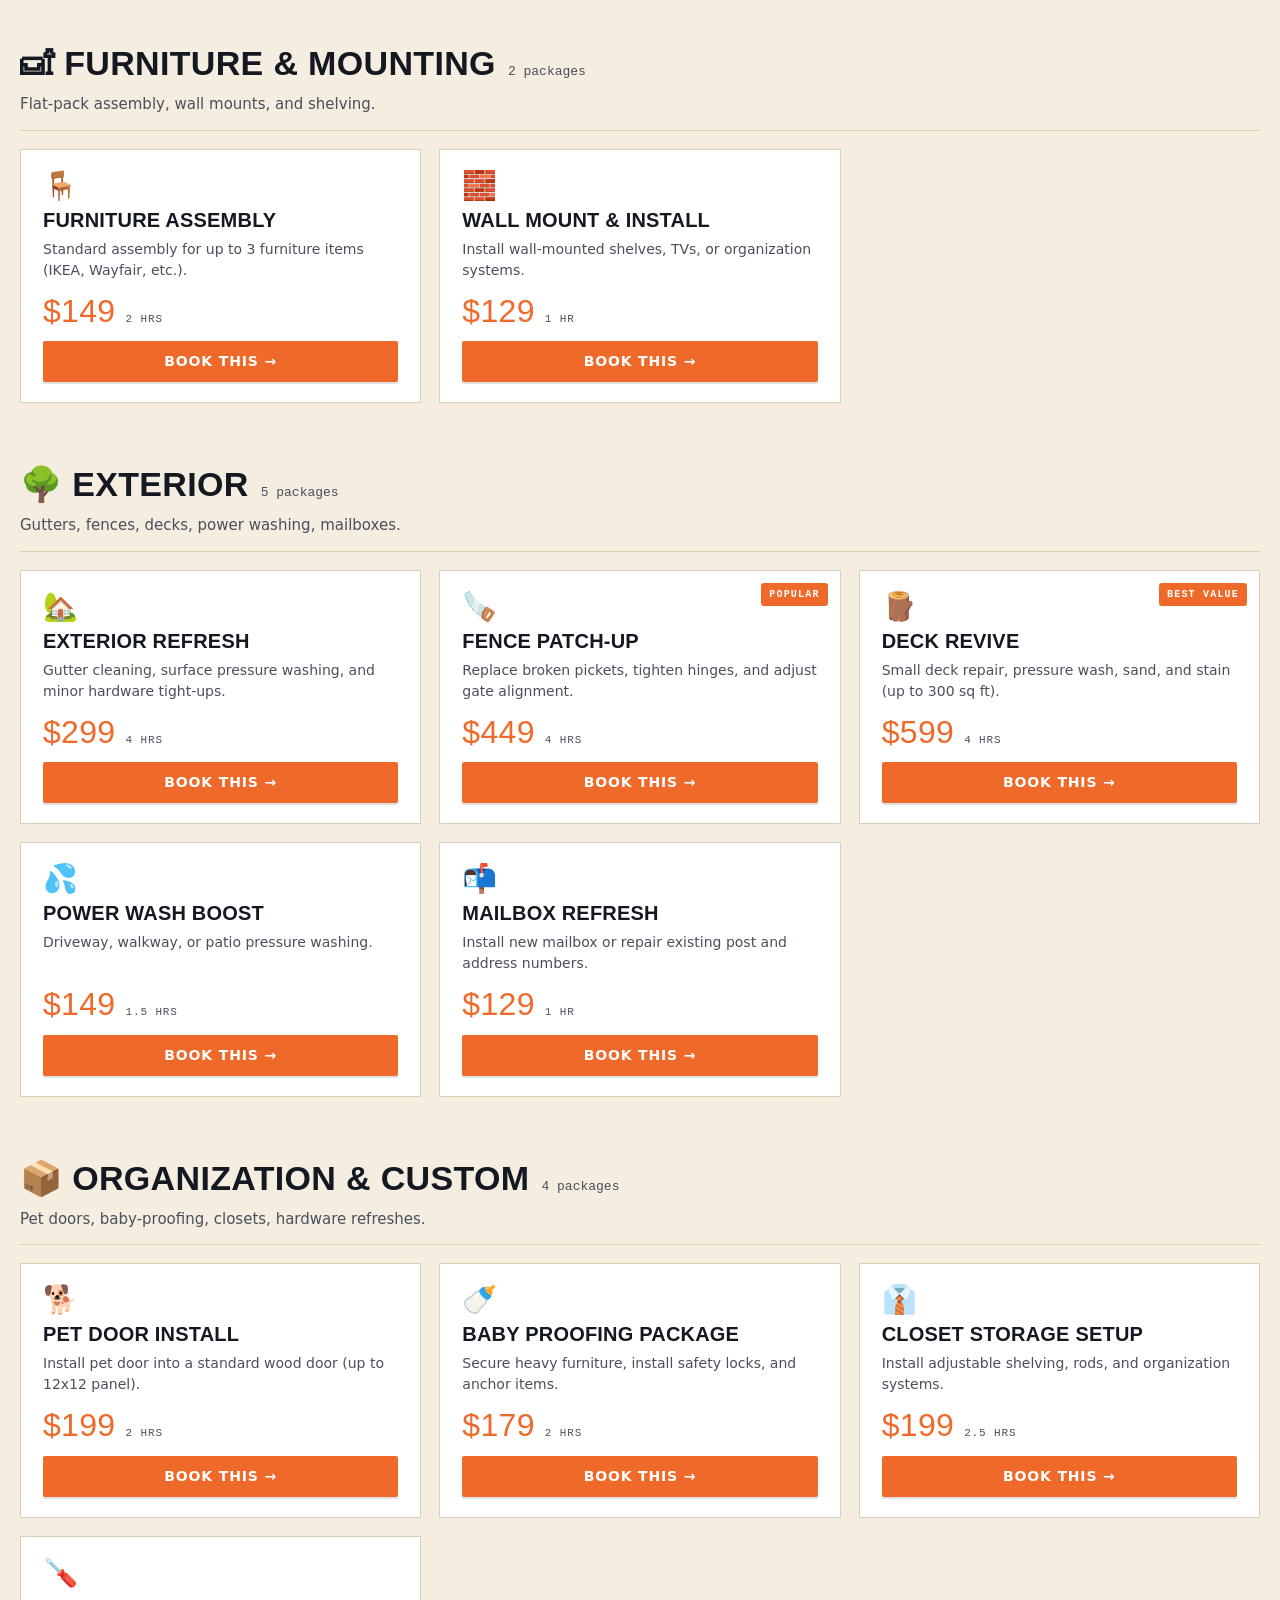
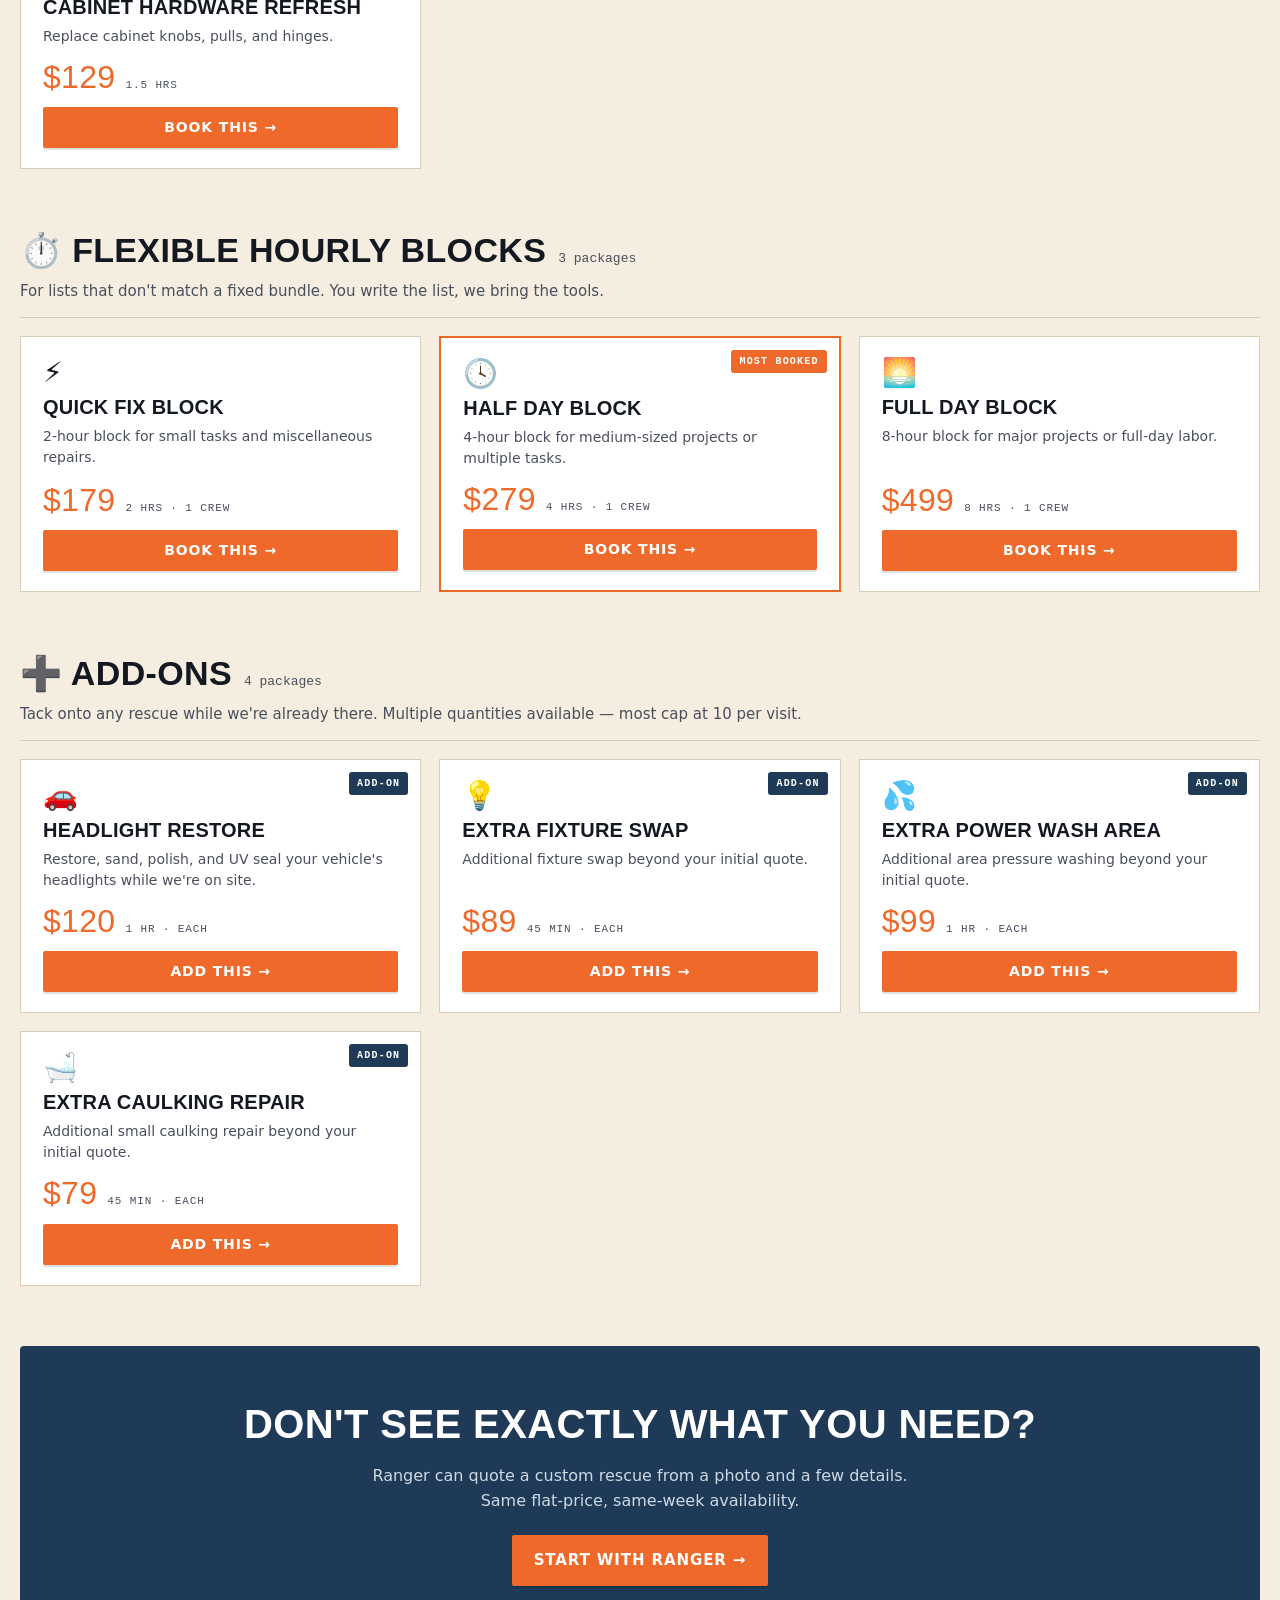
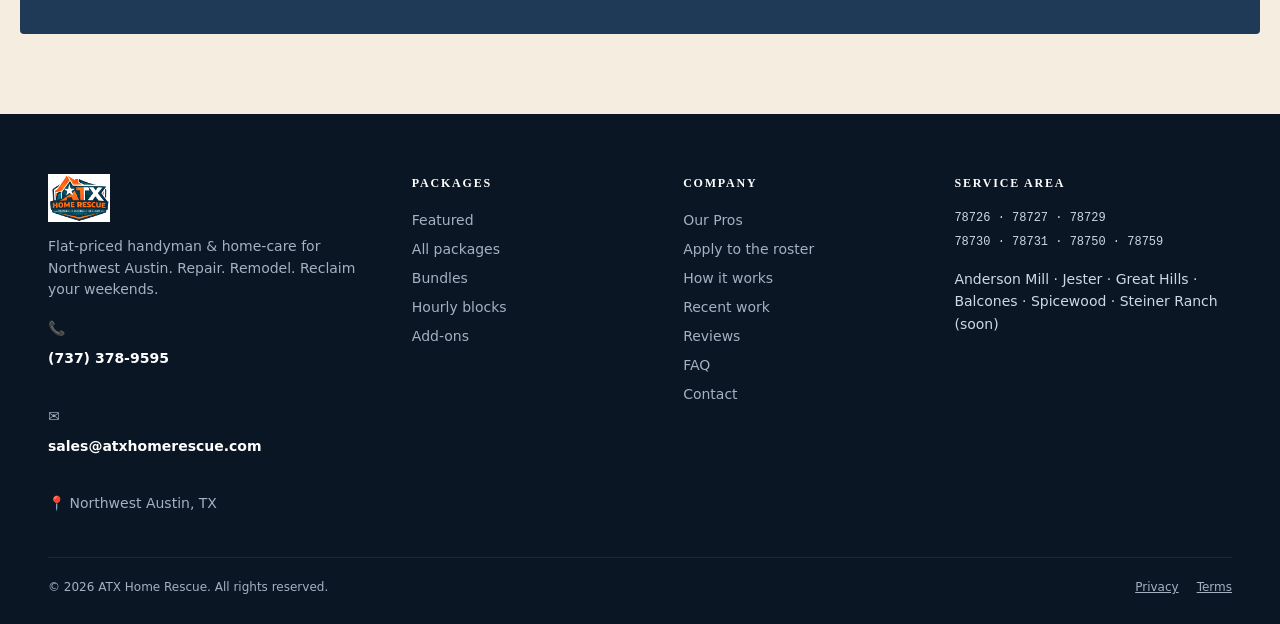
<file: packages.html>
<!doctype html>
<html lang="en">
<head>
<meta charset="utf-8"/>
<title>All Packages — ATX Home Rescue</title>
<meta name="viewport" content="width=device-width,initial-scale=1"/>
<meta http-equiv="Content-Security-Policy" content="default-src 'self'; style-src 'self' 'unsafe-inline' https://fonts.googleapis.com; font-src 'self' https://fonts.gstatic.com; img-src 'self' data:; script-src 'self'; frame-src 'none'; connect-src 'self' https://ranger-api.atxhomerescue.workers.dev http://localhost:8787; object-src 'none'; base-uri 'self'; form-action 'self';"/>
<meta http-equiv="Referrer-Policy" content="strict-origin-when-cross-origin"/>
<meta name="description" content="Every flat-priced rescue package from ATX Home Rescue — handyman, maintenance, paint, flooring, exterior, and bundles. Search and filter to find your match."/>
<link rel="canonical" href="https://atxhomerescue.com/packages.html"/>
<link rel="icon" href="assets/logo.png"/>
<link rel="apple-touch-icon" href="assets/logo.png"/>

<!-- Open Graph -->
<meta property="og:type" content="website"/>
<meta property="og:url" content="https://atxhomerescue.com/packages.html"/>
<meta property="og:title" content="All Packages — ATX Home Rescue"/>
<meta property="og:description" content="Every flat-priced rescue package — handyman, maintenance, paint, flooring, exterior, and bundles."/>
<meta property="og:image" content="https://atxhomerescue.com/assets/logo.png"/>

<link rel="stylesheet" href="styles/tokens.css"/>
<link rel="stylesheet" href="styles/base.css"/>
<link rel="stylesheet" href="styles/layout.css"/>
<link rel="stylesheet" href="styles/homepage.css"/>
<link rel="stylesheet" href="styles/packages.css"/>
<link rel="stylesheet" href="styles/ranger.css"/>
</head>
<body>

<div class="announce">
  ⚡ Booking this week in NW Austin · <b>Flat prices, no estimates.</b> Serving 78726, 78727, 78729, 78730, 78731, 78750, 78759.
</div>

<header class="site">
  <div class="container nav">
    <a href="index.html" class="brand">
      <img src="assets/logo.png" alt="ATX Home Rescue"/>
      <div>
        <div class="wordmark">ATX Home Rescue</div>
        <div class="tag">Repair · Remodel · Reclaim</div>
      </div>
    </a>
    <nav class="nav-links">
      <a href="index.html#packages">Featured</a>
      <a href="packages.html" class="on" data-i18n="pros.nav.allpkg">All packages</a>
      <a href="pros.html" data-i18n="pros.nav.pros">Our Pros</a>
      <a href="index.html#how" data-i18n="pros.nav.how">How it works</a>
      <a href="index.html#gallery">Work</a>
      <a href="index.html#reviews">Reviews</a>
      <a href="index.html#faq" data-i18n="pros.nav.faq">FAQ</a>
    </nav>
    <button class="lang-toggle" id="langToggle" aria-label="Language"><span class="lang-flag">EN</span> / <span class="lang-flag off">ES</span></button>
    <a href="booking.html" class="btn" data-i18n="pros.nav.cta">Start with Ranger →</a>
  </div>
</header>

<!-- PAGE HERO -->
<section class="cat-hero">
  <div class="container">
    <div class="eyebrow" style="color:var(--orange)"><span style="background:var(--orange)"></span><span data-i18n="cat.eyebrow">The full menu</span></div>
    <h1 class="slab" data-i18n-html="cat.h">Every rescue, <span class="hi">one place.</span></h1>
    <p class="lede" data-i18n="cat.lede">40+ flat-priced packages, 3 hourly blocks, value bundles, and add-ons. Filter, search, or scroll. Every price includes labor; materials included unless noted.</p>
  </div>
</section>

<!-- STICKY FILTER BAR -->
<div class="cat-bar">
  <div class="container cat-bar-inner">
    <div class="cat-search">
      <span class="search-ico">🔍</span>
      <input id="catSearch" type="search" data-i18n-attr="placeholder:cat.search.ph;aria-label:cat.search.ph" placeholder="Search packages — e.g. 'fan', 'caulk', 'paint'…" aria-label="Search packages"/>
    </div>
    <div class="cat-chips" id="catChips">
      <button class="chip on" data-cat="all"><span data-i18n="cat.chip.all">All</span> <span class="chip-count" id="count-all"></span></button>
      <button class="chip" data-cat="bundles" data-i18n="cat.chip.bundles">🎁 Bundles</button>
      <button class="chip" data-cat="install" data-i18n="cat.chip.install">🔧 Installation</button>
      <button class="chip" data-cat="maint" data-i18n="cat.chip.maint">🛡️ Maintenance</button>
      <button class="chip" data-cat="paint" data-i18n="cat.chip.paint">🎨 Paint &amp; Drywall</button>
      <button class="chip" data-cat="floor" data-i18n="cat.chip.floor">🪜 Flooring</button>
      <button class="chip" data-cat="kitchen" data-i18n="cat.chip.kitchen">🍳 Kitchen</button>
      <button class="chip" data-cat="furn" data-i18n="cat.chip.furn">🛋 Furniture</button>
      <button class="chip" data-cat="ext" data-i18n="cat.chip.exterior">🪵 Exterior</button>
      <button class="chip" data-cat="org">📦 Organization</button>
      <button class="chip" data-cat="hourly" data-i18n="cat.chip.hourly">⏱️ Hourly blocks</button>
      <button class="chip" data-cat="addon" data-i18n="cat.chip.addon">➕ Add-ons</button>
    </div>
  </div>
</div>

<main class="container cat-main">

  <p class="cat-empty" id="catEmpty" hidden><span data-i18n="cat.empty">No packages match that search. Try a different term — or</span> <a href="booking.html" data-i18n="cat.empty.cta">ask Ranger to quote it.</a></p>

  <!-- BUNDLES (featured at top) -->
  <section class="cat-section" data-cat="bundles">
    <div class="cat-h">
      <h2><span data-i18n="cat.sec.bundles.h">🎁 Bundles</span> <span class="cat-tally"></span></h2>
      <p data-i18n="cat.sec.bundles.p">Stack a few rescues into one trip and save versus booking them individually.</p>
    </div>
    <div class="cat-grid">

      <article class="cat-card pop" data-name="Homeowner Starter Bundle" data-cat="bundles">
        <span class="cat-badge" data-i18n="cat.badge.bundle">BUNDLE · SAVE</span>
        <div class="cat-emoji">🏡</div>
        <h3 data-i18n="cat.starter.h">Homeowner Starter Bundle</h3>
        <p class="desc" data-i18n="cat.starter.d">Spring Home Refresh + Kitchen Appliance Care + Home Safety Check, knocked out in one visit.</p>
        <div class="meta"><span class="price">$299</span><span class="dur">3 HRS</span></div>
        <a href="request.html?package=homeowner_starter_bundle" class="btn wide" data-i18n="cat.book">Book this →</a>
      </article>

      <article class="cat-card pop" data-name="Exterior Refresh Bundle" data-cat="bundles">
        <span class="cat-badge" data-i18n="cat.badge.bundle">BUNDLE · SAVE</span>
        <div class="cat-emoji">🌿</div>
        <h3 data-i18n="cat.ext_bundle.h">Exterior Refresh Bundle</h3>
        <p class="desc" data-i18n="cat.ext_bundle.d">Exterior Refresh + Power Wash Boost — gutters, walkways, and exterior surfaces in one trip.</p>
        <div class="meta"><span class="price">$379</span><span class="dur">4 HRS</span></div>
        <a href="request.html?package=exterior_refresh_bundle" class="btn wide" data-i18n="cat.book">Book this →</a>
      </article>

      <article class="cat-card pop" data-name="Curb Appeal Bundle" data-cat="bundles">
        <span class="cat-badge" data-i18n="cat.badge.bundle">BUNDLE · SAVE</span>
        <div class="cat-emoji">✨</div>
        <h3 data-i18n="cat.curb.h">Curb Appeal Bundle</h3>
        <p class="desc" data-i18n="cat.curb.d">Exterior Refresh + Headlight Restoration — your home and your driveway both pop.</p>
        <div class="meta"><span class="price">$379</span><span class="dur">4 HRS</span></div>
        <a href="request.html?package=curb_appeal_bundle" class="btn wide" data-i18n="cat.book">Book this →</a>
      </article>

    </div>
  </section>

  <!-- INSTALLATION & MOUNTING -->
  <section class="cat-section" data-cat="install">
    <div class="cat-h">
      <h2><span data-i18n="cat.sec.install.h">🔧 Installation &amp; Mounting</span> <span class="cat-tally"></span></h2>
      <p data-i18n="cat.sec.install.p">Hanging, mounting, swapping fixtures, hardware refreshes, doors.</p>
    </div>
    <div class="cat-grid">

      <article class="cat-card" data-name="TV Mount Pro" data-cat="install">
        <span class="cat-badge" data-i18n="cat.badge.popular">POPULAR</span>
        <div class="cat-emoji">📺</div>
        <h3 data-i18n="cat.tv.h">TV Mount Pro</h3>
        <p class="desc" data-i18n="cat.tv.d">Professional mount for TVs up to 75". Clean cable management and full setup. (Excludes mounting to concrete/brick.)</p>
        <div class="meta"><span class="price">$149</span><span class="dur">1 HR</span></div>
        <a href="request.html?package=tv_mount_pro" class="btn wide" data-i18n="cat.book">Book this →</a>
      </article>

      <article class="cat-card" data-name="Gallery Wall" data-cat="install">
        <div class="cat-emoji">🎨</div>
        <h3 data-i18n="cat.gallery.h">Gallery Wall</h3>
        <p class="desc" data-i18n="cat.gallery.d">Up to 8 items. Level installation with proper anchors for heavy or mixed items.</p>
        <div class="meta"><span class="price">$199</span><span class="dur">1.5 HRS</span></div>
        <a href="request.html?package=gallery_wall" class="btn wide" data-i18n="cat.book">Book this →</a>
      </article>

      <article class="cat-card" data-name="Move-In Rescue" data-cat="install">
        <span class="cat-badge" data-i18n="cat.badge.popular">POPULAR</span>
        <div class="cat-emoji">🛋</div>
        <h3 data-i18n="cat.movein.h">Move-In Rescue</h3>
        <p class="desc" data-i18n="cat.movein.d">Multi-tasker special: shelving, rod installation, art hanging, and minor touch-ups.</p>
        <div class="meta"><span class="price">$389</span><span class="dur">3 HRS</span></div>
        <a href="request.html?package=move_in_rescue" class="btn wide" data-i18n="cat.book">Book this →</a>
      </article>

      <article class="cat-card" data-name="Fixture Swap" data-cat="install">
        <div class="cat-emoji">💡</div>
        <h3 data-i18n="cat.fix_swap.h">Fixture Swap</h3>
        <p class="desc" data-i18n="cat.fix_swap.d">Replace existing light fixture or outlet using current wiring.</p>
        <div class="meta"><span class="price">$129</span><span class="dur">1 HR</span></div>
        <a href="request.html?package=fixture_swap" class="btn wide" data-i18n="cat.book">Book this →</a>
      </article>

      <article class="cat-card" data-name="Ceiling Fan Replacement" data-cat="install">
        <div class="cat-emoji">🌀</div>
        <h3 data-i18n="cat.fan_repl.h">Ceiling Fan Replacement</h3>
        <p class="desc" data-i18n="cat.fan_repl.d">Replace existing fan unit using same wiring and ceiling mount.</p>
        <div class="meta"><span class="price">$149</span><span class="dur">1.5 HRS</span></div>
        <a href="request.html?package=ceiling_fan_replacement" class="btn wide" data-i18n="cat.book">Book this →</a>
      </article>

      <article class="cat-card" data-name="Blind &amp; Curtain Install" data-cat="install">
        <div class="cat-emoji">🪟</div>
        <h3 data-i18n="cat.blind.h">Blind &amp; Curtain Install</h3>
        <p class="desc" data-i18n="cat.blind.d">Install blinds, shades, or curtain rods (hardware/brackets included).</p>
        <div class="meta"><span class="price">$129</span><span class="dur">1 HR</span></div>
        <a href="request.html?package=blind_curtain_install" class="btn wide" data-i18n="cat.book">Book this →</a>
      </article>

      <article class="cat-card" data-name="Door Hardware Refresh" data-cat="install">
        <div class="cat-emoji">🚪</div>
        <h3 data-i18n="cat.door_hw.h">Door Hardware Refresh</h3>
        <p class="desc" data-i18n="cat.door_hw.d">Replace handles, deadbolts, and hinges.</p>
        <div class="meta"><span class="price">$119</span><span class="dur">1 HR</span></div>
        <a href="request.html?package=door_hardware_refresh" class="btn wide" data-i18n="cat.book">Book this →</a>
      </article>

      <article class="cat-card" data-name="Door Adjustment Package" data-cat="install">
        <div class="cat-emoji">🚪</div>
        <h3 data-i18n="cat.door_adj.h">Door Adjustment Package</h3>
        <p class="desc" data-i18n="cat.door_adj.d">Fix sticking doors, track alignment, and hinge tightening.</p>
        <div class="meta"><span class="price">$119</span><span class="dur">1 HR</span></div>
        <a href="request.html?package=door_adjustment" class="btn wide" data-i18n="cat.book">Book this →</a>
      </article>

    </div>
  </section>

  <!-- MAINTENANCE & SAFETY -->
  <section class="cat-section" data-cat="maint">
    <div class="cat-h">
      <h2><span data-i18n="cat.sec.maint.h">🛡️ Maintenance &amp; Safety</span> <span class="cat-tally"></span></h2>
      <p data-i18n="cat.sec.maint.p">Seasonal upkeep, safety checks, and the small stuff that keeps things running.</p>
    </div>
    <div class="cat-grid">

      <article class="cat-card" data-name="Spring Home Refresh" data-cat="maint">
        <span class="cat-badge">FEATURED</span>
        <div class="cat-emoji">🌱</div>
        <h3 data-i18n="cat.spring.h">Spring Home Refresh</h3>
        <p class="desc" data-i18n="cat.spring.d">Air filter swap, AC condenser exterior cleaning, and detector battery check.</p>
        <div class="meta"><span class="price">$179</span><span class="dur">2 HRS</span></div>
        <a href="request.html?package=spring_home_refresh" class="btn wide" data-i18n="cat.book">Book this →</a>
      </article>

      <article class="cat-card" data-name="Home Safety Check" data-cat="maint">
        <div class="cat-emoji">🚨</div>
        <h3 data-i18n="cat.safety.h">Home Safety Check</h3>
        <p class="desc" data-i18n="cat.safety.d">Test all smoke/CO detectors, replace batteries, and identify common home hazards.</p>
        <div class="meta"><span class="price">$99</span><span class="dur">1 HR</span></div>
        <a href="request.html?package=home_safety_check" class="btn wide" data-i18n="cat.book">Book this →</a>
      </article>

      <article class="cat-card" data-name="Caulking Refresh" data-cat="maint">
        <div class="cat-emoji">🛁</div>
        <h3 data-i18n="cat.caulk.h">Caulking Refresh</h3>
        <p class="desc" data-i18n="cat.caulk.d">Re-caulk kitchen and bathroom wet areas for a clean, water-tight finish.</p>
        <div class="meta"><span class="price">$129</span><span class="dur">1.5 HRS</span></div>
        <a href="request.html?package=caulking_refresh" class="btn wide" data-i18n="cat.book">Book this →</a>
      </article>

      <article class="cat-card" data-name="Weatherproofing Package" data-cat="maint">
        <div class="cat-emoji">🌬️</div>
        <h3 data-i18n="cat.weather.h">Weatherproofing Package</h3>
        <p class="desc" data-i18n="cat.weather.d">Seal window/door drafts, install door sweeps, and add weather stripping.</p>
        <div class="meta"><span class="price">$149</span><span class="dur">2 HRS</span></div>
        <a href="request.html?package=weatherproofing" class="btn wide" data-i18n="cat.book">Book this →</a>
      </article>

      <article class="cat-card" data-name="Dryer Vent Cleaning" data-cat="maint">
        <div class="cat-emoji">🔥</div>
        <h3 data-i18n="cat.dryer.h">Dryer Vent Cleaning</h3>
        <p class="desc" data-i18n="cat.dryer.d">Clean accessible dryer vent and ductwork to prevent fire hazards.</p>
        <div class="meta"><span class="price">$149</span><span class="dur">1.5 HRS</span></div>
        <a href="request.html?package=dryer_vent_cleaning" class="btn wide" data-i18n="cat.book">Book this →</a>
      </article>

      <article class="cat-card" data-name="Garage Tune-Up" data-cat="maint">
        <div class="cat-emoji">🚗</div>
        <h3 data-i18n="cat.garage.h">Garage Tune-Up</h3>
        <p class="desc" data-i18n="cat.garage.d">Lubricate tracks, check safety sensors, and verify alignment.</p>
        <div class="meta"><span class="price">$129</span><span class="dur">1 HR</span></div>
        <a href="request.html?package=garage_tune_up" class="btn wide" data-i18n="cat.book">Book this →</a>
      </article>

      <article class="cat-card" data-name="Ceiling Fan Clean" data-cat="maint">
        <div class="cat-emoji">🌀</div>
        <h3 data-i18n="cat.fan_clean.h">Ceiling Fan Clean</h3>
        <p class="desc" data-i18n="cat.fan_clean.d">Deep clean and balance wobble on existing ceiling fans.</p>
        <div class="meta"><span class="price">$109</span><span class="dur">1 HR</span></div>
        <a href="request.html?package=ceiling_fan_clean" class="btn wide" data-i18n="cat.book">Book this →</a>
      </article>

    </div>
  </section>

  <!-- PAINT & DRYWALL -->
  <section class="cat-section" data-cat="paint">
    <div class="cat-h">
      <h2><span data-i18n="cat.sec.paint.h">🎨 Paint &amp; Drywall</span> <span class="cat-tally"></span></h2>
      <p data-i18n="cat.sec.paint.p">Patches, touch-ups, and trim work that makes the room feel new.</p>
    </div>
    <div class="cat-grid">

      <article class="cat-card" data-name="Drywall Patch &amp; Blend" data-cat="paint">
        <div class="cat-emoji">🧱</div>
        <h3 data-i18n="cat.dry_patch.h">Drywall Patch &amp; Blend</h3>
        <p class="desc" data-i18n="cat.dry_patch.d">Patch small holes, blend texture, and touch-up paint.</p>
        <div class="meta"><span class="price">$149</span><span class="dur">2 HRS</span></div>
        <a href="request.html?package=drywall_patch" class="btn wide" data-i18n="cat.book">Book this →</a>
      </article>

      <article class="cat-card" data-name="Paint Touch-Up" data-cat="paint">
        <div class="cat-emoji">🖌️</div>
        <h3 data-i18n="cat.paint.h">Paint Touch-Up</h3>
        <p class="desc" data-i18n="cat.paint.d">Fix scuffs, marks, and small wall touch-ups.</p>
        <div class="meta"><span class="price">$149</span><span class="dur">2 HRS</span></div>
        <a href="request.html?package=paint_touch_up" class="btn wide" data-i18n="cat.book">Book this →</a>
      </article>

      <article class="cat-card" data-name="Trim Refresh" data-cat="paint">
        <div class="cat-emoji">🪞</div>
        <h3 data-i18n="cat.trim_paint.h">Trim Refresh</h3>
        <p class="desc" data-i18n="cat.trim_paint.d">Paint baseboards or trim in a single room (materials included).</p>
        <div class="meta"><span class="price">$179</span><span class="dur">2.5 HRS</span></div>
        <a href="request.html?package=trim_refresh" class="btn wide" data-i18n="cat.book">Book this →</a>
      </article>

      <article class="cat-card" data-name="Trim Repair" data-cat="paint">
        <div class="cat-emoji">🪵</div>
        <h3 data-i18n="cat.trim_repair.h">Trim Repair</h3>
        <p class="desc" data-i18n="cat.trim_repair.d">Repair or replace small sections of damaged baseboard or casing.</p>
        <div class="meta"><span class="price">$149</span><span class="dur">1.5 HRS</span></div>
        <a href="request.html?package=trim_repair" class="btn wide" data-i18n="cat.book">Book this →</a>
      </article>

    </div>
  </section>

  <!-- FLOORING & REPAIR -->
  <section class="cat-section" data-cat="floor">
    <div class="cat-h">
      <h2><span data-i18n="cat.sec.floor.h">🪜 Flooring &amp; Repair</span> <span class="cat-tally"></span></h2>
      <p data-i18n="cat.sec.floor.p">Squeaks, loose planks, transitions, and small-area installs.</p>
    </div>
    <div class="cat-grid">

      <article class="cat-card" data-name="Floor Repair &amp; Fix" data-cat="floor">
        <div class="cat-emoji">🔨</div>
        <h3 data-i18n="cat.floor_fix.h">Floor Repair &amp; Fix</h3>
        <p class="desc" data-i18n="cat.floor_fix.d">Repair loose planks, squeaks, and transition strips.</p>
        <div class="meta"><span class="price">$149</span><span class="dur">1.5 HRS</span></div>
        <a href="request.html?package=floor_repair" class="btn wide" data-i18n="cat.book">Book this →</a>
      </article>

      <article class="cat-card" data-name="Carpet Patch &amp; Stretch" data-cat="floor">
        <div class="cat-emoji">🧵</div>
        <h3 data-i18n="cat.carpet.h">Carpet Patch &amp; Stretch</h3>
        <p class="desc" data-i18n="cat.carpet.d">Re-stretch small loose areas or patch single damage spots.</p>
        <div class="meta"><span class="price">$149</span><span class="dur">1.5 HRS</span></div>
        <a href="request.html?package=carpet_patch" class="btn wide" data-i18n="cat.book">Book this →</a>
      </article>

      <article class="cat-card" data-name="Transition Install" data-cat="floor">
        <div class="cat-emoji">🚪</div>
        <h3 data-i18n="cat.trans.h">Transition Install</h3>
        <p class="desc" data-i18n="cat.trans.d">Install doorway transitions, thresholds, and T-moldings.</p>
        <div class="meta"><span class="price">$129</span><span class="dur">1 HR</span></div>
        <a href="request.html?package=transition_install" class="btn wide" data-i18n="cat.book">Book this →</a>
      </article>

      <article class="cat-card" data-name="Small Area Flooring" data-cat="floor">
        <div class="cat-emoji">🪵</div>
        <h3 data-i18n="cat.small_floor.h">Small Area Flooring</h3>
        <p class="desc" data-i18n="cat.small_floor.d">Install laminate or LVP up to 75 sq ft (materials provided by client).</p>
        <div class="meta"><span class="price">$299</span><span class="dur">2.5 HRS</span></div>
        <a href="request.html?package=small_area_flooring" class="btn wide" data-i18n="cat.book">Book this →</a>
      </article>

    </div>
  </section>

  <!-- KITCHEN & APPLIANCES -->
  <section class="cat-section" data-cat="kitchen">
    <div class="cat-h">
      <h2><span data-i18n="cat.sec.kitchen.h">🍳 Kitchen &amp; Appliances</span> <span class="cat-tally"></span></h2>
      <p data-i18n="cat.sec.kitchen.p">Appliance installs, swaps, and the deep cleans you keep meaning to do.</p>
    </div>
    <div class="cat-grid">

      <article class="cat-card" data-name="Kitchen Appliance Care" data-cat="kitchen">
        <div class="cat-emoji">🧊</div>
        <h3 data-i18n="cat.kitchen_care.h">Kitchen Appliance Care</h3>
        <p class="desc" data-i18n="cat.kitchen_care.d">Deep clean of fridge coils/dispenser and dishwasher filter maintenance.</p>
        <div class="meta"><span class="price">$149</span><span class="dur">1.5 HRS</span></div>
        <a href="request.html?package=kitchen_appliance_care" class="btn wide" data-i18n="cat.book">Book this →</a>
      </article>

      <article class="cat-card" data-name="Appliance Install Basic" data-cat="kitchen">
        <div class="cat-emoji">🍽️</div>
        <h3 data-i18n="cat.appl.h">Appliance Install Basic</h3>
        <p class="desc" data-i18n="cat.appl.d">Install dishwasher, microwave, or washer/dryer using existing hookups.</p>
        <div class="meta"><span class="price">$199</span><span class="dur">2 HRS</span></div>
        <a href="request.html?package=appliance_install" class="btn wide" data-i18n="cat.book">Book this →</a>
      </article>

      <article class="cat-card" data-name="Garbage Disposal Replacement" data-cat="kitchen">
        <div class="cat-emoji">🚰</div>
        <h3 data-i18n="cat.disposal.h">Garbage Disposal Replacement</h3>
        <p class="desc" data-i18n="cat.disposal.d">Replace existing disposal unit with new model (hardware included).</p>
        <div class="meta"><span class="price">$149</span><span class="dur">1.5 HRS</span></div>
        <a href="request.html?package=garbage_disposal" class="btn wide" data-i18n="cat.book">Book this →</a>
      </article>

    </div>
  </section>

  <!-- FURNITURE & ASSEMBLY -->
  <section class="cat-section" data-cat="furn">
    <div class="cat-h">
      <h2><span data-i18n="cat.sec.furn.h">🛋 Furniture &amp; Assembly</span> <span class="cat-tally"></span></h2>
      <p data-i18n="cat.sec.furn.p">IKEA, Wayfair, big-box flat-pack — bring the boxes, we bring the patience.</p>
    </div>
    <div class="cat-grid">

      <article class="cat-card" data-name="Furniture Assembly" data-cat="furn">
        <div class="cat-emoji">🪑</div>
        <h3 data-i18n="cat.furn_assy.h">Furniture Assembly</h3>
        <p class="desc" data-i18n="cat.furn_assy.d">Standard assembly for up to 3 furniture items (IKEA, Wayfair, etc.).</p>
        <div class="meta"><span class="price">$149</span><span class="dur">2 HRS</span></div>
        <a href="request.html?package=furniture_assembly" class="btn wide" data-i18n="cat.book">Book this →</a>
      </article>

      <article class="cat-card" data-name="Wall Mount &amp; Install" data-cat="furn">
        <div class="cat-emoji">🧱</div>
        <h3 data-i18n="cat.wall_mount.h">Wall Mount &amp; Install</h3>
        <p class="desc" data-i18n="cat.wall_mount.d">Install wall-mounted shelves, TVs, or organization systems.</p>
        <div class="meta"><span class="price">$129</span><span class="dur">1 HR</span></div>
        <a href="request.html?package=wall_mount_install" class="btn wide" data-i18n="cat.book">Book this →</a>
      </article>

    </div>
  </section>

  <!-- EXTERIOR -->
  <section class="cat-section" data-cat="ext">
    <div class="cat-h">
      <h2><span data-i18n="cat.sec.ext.h">🪵 Exterior Services</span> <span class="cat-tally"></span></h2>
      <p data-i18n="cat.sec.ext.p">Decks, fences, gutters, mailboxes, and the curb-appeal grind.</p>
    </div>
    <div class="cat-grid">

      <article class="cat-card" data-name="Exterior Refresh" data-cat="ext">
        <div class="cat-emoji">🏡</div>
        <h3 data-i18n="cat.ext_refresh.h">Exterior Refresh</h3>
        <p class="desc" data-i18n="cat.ext_refresh.d">Gutter cleaning, surface pressure washing, and minor hardware tight-ups.</p>
        <div class="meta"><span class="price">$299</span><span class="dur">4 HRS</span></div>
        <a href="request.html?package=exterior_refresh" class="btn wide" data-i18n="cat.book">Book this →</a>
      </article>

      <article class="cat-card" data-name="Fence Patch-Up" data-cat="ext">
        <span class="cat-badge" data-i18n="cat.badge.popular">POPULAR</span>
        <div class="cat-emoji">🪚</div>
        <h3 data-i18n="cat.fence.h">Fence Patch-Up</h3>
        <p class="desc" data-i18n="cat.fence.d">Replace broken pickets, tighten hinges, and adjust gate alignment.</p>
        <div class="meta"><span class="price">$449</span><span class="dur">4 HRS</span></div>
        <a href="request.html?package=fence_patch_up" class="btn wide" data-i18n="cat.book">Book this →</a>
      </article>

      <article class="cat-card" data-name="Deck Revive" data-cat="ext">
        <span class="cat-badge">BEST VALUE</span>
        <div class="cat-emoji">🪵</div>
        <h3 data-i18n="cat.deck.h">Deck Revive</h3>
        <p class="desc" data-i18n="cat.deck.d">Small deck repair, pressure wash, sand, and stain (up to 300 sq ft).</p>
        <div class="meta"><span class="price">$599</span><span class="dur">4 HRS</span></div>
        <a href="request.html?package=deck_revive" class="btn wide" data-i18n="cat.book">Book this →</a>
      </article>

      <article class="cat-card" data-name="Power Wash Boost" data-cat="ext">
        <div class="cat-emoji">💦</div>
        <h3 data-i18n="cat.power.h">Power Wash Boost</h3>
        <p class="desc" data-i18n="cat.power.d">Driveway, walkway, or patio pressure washing.</p>
        <div class="meta"><span class="price">$149</span><span class="dur">1.5 HRS</span></div>
        <a href="request.html?package=power_wash_boost" class="btn wide" data-i18n="cat.book">Book this →</a>
      </article>

      <article class="cat-card" data-name="Mailbox Refresh" data-cat="ext">
        <div class="cat-emoji">📬</div>
        <h3 data-i18n="cat.mailbox.h">Mailbox Refresh</h3>
        <p class="desc" data-i18n="cat.mailbox.d">Install new mailbox or repair existing post and address numbers.</p>
        <div class="meta"><span class="price">$129</span><span class="dur">1 HR</span></div>
        <a href="request.html?package=mailbox_refresh" class="btn wide" data-i18n="cat.book">Book this →</a>
      </article>

    </div>
  </section>

  <!-- HOME ORGANIZATION & SPECIALTY -->
  <section class="cat-section" data-cat="org">
    <div class="cat-h">
      <h2><span data-i18n="cat.sec.org.h">📦 Home Organization &amp; Specialty</span> <span class="cat-tally"></span></h2>
      <p data-i18n="cat.sec.org.p">Closets, cabinets, baby-proofing, pet doors — the personal-touch projects.</p>
    </div>
    <div class="cat-grid">

      <article class="cat-card" data-name="Pet Door Install" data-cat="org">
        <div class="cat-emoji">🐕</div>
        <h3 data-i18n="cat.pet.h">Pet Door Install</h3>
        <p class="desc" data-i18n="cat.pet.d">Install pet door into a standard wood door (up to 12x12 panel).</p>
        <div class="meta"><span class="price">$199</span><span class="dur">2 HRS</span></div>
        <a href="request.html?package=pet_door_install" class="btn wide" data-i18n="cat.book">Book this →</a>
      </article>

      <article class="cat-card" data-name="Baby Proofing Package" data-cat="org">
        <div class="cat-emoji">🍼</div>
        <h3 data-i18n="cat.baby.h">Baby Proofing Package</h3>
        <p class="desc" data-i18n="cat.baby.d">Secure heavy furniture, install safety locks, and anchor items.</p>
        <div class="meta"><span class="price">$179</span><span class="dur">2 HRS</span></div>
        <a href="request.html?package=baby_proofing" class="btn wide" data-i18n="cat.book">Book this →</a>
      </article>

      <article class="cat-card" data-name="Closet Storage Setup" data-cat="org">
        <div class="cat-emoji">👔</div>
        <h3 data-i18n="cat.closet.h">Closet Storage Setup</h3>
        <p class="desc" data-i18n="cat.closet.d">Install adjustable shelving, rods, and organization systems.</p>
        <div class="meta"><span class="price">$199</span><span class="dur">2.5 HRS</span></div>
        <a href="request.html?package=closet_storage_setup" class="btn wide" data-i18n="cat.book">Book this →</a>
      </article>

      <article class="cat-card" data-name="Cabinet Hardware Refresh" data-cat="org">
        <div class="cat-emoji">🪛</div>
        <h3 data-i18n="cat.cab_hw.h">Cabinet Hardware Refresh</h3>
        <p class="desc" data-i18n="cat.cab_hw.d">Replace cabinet knobs, pulls, and hinges.</p>
        <div class="meta"><span class="price">$129</span><span class="dur">1.5 HRS</span></div>
        <a href="request.html?package=cabinet_hardware" class="btn wide" data-i18n="cat.book">Book this →</a>
      </article>

    </div>
  </section>

  <!-- HOURLY BLOCKS -->
  <section class="cat-section" data-cat="hourly">
    <div class="cat-h">
      <h2><span data-i18n="cat.sec.hourly.h">⏱️ Flexible Hourly Blocks</span> <span class="cat-tally"></span></h2>
      <p data-i18n="cat.sec.hourly.p">For lists that don't match a fixed bundle. You write the list, we bring the tools.</p>
    </div>
    <div class="cat-grid">

      <article class="cat-card" data-name="Quick Fix Block" data-cat="hourly">
        <div class="cat-emoji">⚡</div>
        <h3 data-i18n="cat.hourly_quick.h">Quick Fix Block</h3>
        <p class="desc" data-i18n="cat.hourly_quick.d">2-hour block for small tasks and miscellaneous repairs.</p>
        <div class="meta"><span class="price">$179</span><span class="dur">2 HRS · 1 CREW</span></div>
        <a href="request.html?package=quick_fix_block" class="btn wide" data-i18n="cat.book">Reserve →</a>
      </article>

      <article class="cat-card pop" data-name="Half Day Block" data-cat="hourly">
        <span class="cat-badge">MOST BOOKED</span>
        <div class="cat-emoji">🕓</div>
        <h3 data-i18n="cat.hourly_half.h">Half Day Block</h3>
        <p class="desc" data-i18n="cat.hourly_half.d">4-hour block for medium-sized projects or multiple tasks.</p>
        <div class="meta"><span class="price">$279</span><span class="dur">4 HRS · 1 CREW</span></div>
        <a href="request.html?package=half_day_block" class="btn wide" data-i18n="cat.book">Reserve →</a>
      </article>

      <article class="cat-card" data-name="Full Day Block" data-cat="hourly">
        <div class="cat-emoji">🌅</div>
        <h3 data-i18n="cat.hourly_full.h">Full Day Block</h3>
        <p class="desc" data-i18n="cat.hourly_full.d">8-hour block for major projects or full-day labor.</p>
        <div class="meta"><span class="price">$499</span><span class="dur">8 HRS · 1 CREW</span></div>
        <a href="request.html?package=full_day_block" class="btn wide" data-i18n="cat.book">Reserve →</a>
      </article>

    </div>
  </section>

  <!-- ADD-ONS -->
  <section class="cat-section" data-cat="addon">
    <div class="cat-h">
      <h2><span data-i18n="cat.sec.addon.h">➕ Add-Ons</span> <span class="cat-tally"></span></h2>
      <p data-i18n="cat.sec.addon.p">Tack onto any rescue while we're already there. Multiple quantities available — most cap at 10 per visit.</p>
    </div>
    <div class="cat-grid">

      <article class="cat-card" data-name="Add-On: Headlight Restore" data-cat="addon">
        <span class="cat-badge" data-i18n="cat.badge.addon">ADD-ON</span>
        <div class="cat-emoji">🚗</div>
        <h3 data-i18n="cat.addon_head.h">Headlight Restore</h3>
        <p class="desc" data-i18n="cat.addon_head.d">Restore, sand, polish, and UV seal your vehicle's headlights while we're on site.</p>
        <div class="meta"><span class="price">$120</span><span class="dur">1 HR · EACH</span></div>
        <a href="request.html?addon=addon_headlight" class="btn wide" data-i18n="cat.add">Add this →</a>
      </article>

      <article class="cat-card" data-name="Add-On: Fixture Swap" data-cat="addon">
        <span class="cat-badge" data-i18n="cat.badge.addon">ADD-ON</span>
        <div class="cat-emoji">💡</div>
        <h3 data-i18n="cat.addon_fix.h">Extra Fixture Swap</h3>
        <p class="desc" data-i18n="cat.addon_fix.d">Additional fixture swap beyond your initial quote.</p>
        <div class="meta"><span class="price">$89</span><span class="dur">45 MIN · EACH</span></div>
        <a href="request.html?addon=addon_fixture_swap" class="btn wide" data-i18n="cat.add">Add this →</a>
      </article>

      <article class="cat-card" data-name="Add-On: Power Wash" data-cat="addon">
        <span class="cat-badge" data-i18n="cat.badge.addon">ADD-ON</span>
        <div class="cat-emoji">💦</div>
        <h3 data-i18n="cat.addon_power.h">Extra Power Wash Area</h3>
        <p class="desc" data-i18n="cat.addon_power.d">Additional area pressure washing beyond your initial quote.</p>
        <div class="meta"><span class="price">$99</span><span class="dur">1 HR · EACH</span></div>
        <a href="request.html?addon=addon_power_wash" class="btn wide" data-i18n="cat.add">Add this →</a>
      </article>

      <article class="cat-card" data-name="Add-On: Caulking" data-cat="addon">
        <span class="cat-badge" data-i18n="cat.badge.addon">ADD-ON</span>
        <div class="cat-emoji">🛁</div>
        <h3 data-i18n="cat.addon_caulk.h">Extra Caulking Repair</h3>
        <p class="desc" data-i18n="cat.addon_caulk.d">Additional small caulking repair beyond your initial quote.</p>
        <div class="meta"><span class="price">$79</span><span class="dur">45 MIN · EACH</span></div>
        <a href="request.html?addon=addon_caulking" class="btn wide" data-i18n="cat.add">Add this →</a>
      </article>

    </div>
  </section>

  <!-- CTA -->
  <div class="cat-cta">
    <h3 data-i18n="cat.cta.h">Don't see exactly what you need?</h3>
    <p data-i18n="cat.cta.p">Ranger can quote a custom rescue from a photo and a few details. Same flat-price, same-week availability.</p>
    <a href="booking.html" class="btn lg" data-i18n="cat.cta.btn">Start with Ranger →</a>
  </div>

</main>

<!-- FOOTER -->
<footer class="site">
  <div class="container">
    <div class="foot-grid">
      <div class="foot-brand">
        <img src="assets/logo.png" alt="ATX Home Rescue"/>
        <p data-i18n="pros.foot.lede">Flat-priced handyman &amp; home-care for Northwest Austin. Repair. Remodel. Reclaim your weekends.</p>
        <div class="foot-contact">
          📞 <a href="tel:+17373789595">(737) 378-9595</a><br/>
          ✉ <a href="mailto:sales@atxhomerescue.com">sales@atxhomerescue.com</a><br/>
          📍 Northwest Austin, TX
        </div>
      </div>
      <div>
        <h5 data-i18n="pros.nav.packages">Packages</h5>
        <a href="index.html#packages">Featured</a>
        <a href="packages.html#" data-i18n="pros.nav.allpkg">All packages</a>
        <a href="packages.html?cat=bundles">Bundles</a>
        <a href="packages.html?cat=hourly">Hourly blocks</a>
        <a href="packages.html?cat=addon">Add-ons</a>
      </div>
      <div>
        <h5>Company</h5>
        <a href="pros.html" data-i18n="pros.nav.pros">Our Pros</a>
        <a href="pros.html#apply" data-i18n="pros.foot.apply">Apply to roster</a>
        <a href="index.html#how" data-i18n="pros.nav.how">How it works</a>
        <a href="index.html#gallery">Recent work</a>
        <a href="index.html#reviews">Reviews</a>
        <a href="index.html#faq" data-i18n="pros.nav.faq">FAQ</a>
        <a href="booking.html">Contact</a>
      </div>
      <div>
        <h5 data-i18n="pros.foot.h.area">Service area</h5>
        <div class="mono" style="font-size:12px;line-height:2;color:#cfd9e3">
          78726 · 78727 · 78729<br/>
          78730 · 78731 · 78750 · 78759<br/>
        </div>
        <div style="margin-top:14px;color:#cfd9e3;line-height:1.6" data-i18n-html="pros.foot.area.neighbor">
          Anderson Mill · Jester · Great Hills ·<br/>
          Balcones · Spicewood · Steiner Ranch (soon)
        </div>
      </div>
    </div>
    <div class="foot-bottom">
      <div data-i18n="pros.foot.copy">© 2026 ATX Home Rescue. All rights reserved.</div>
      <div style="display:flex;gap:18px">
        <a href="privacy.html" data-i18n="pros.foot.privacy">Privacy</a>
        <a href="terms.html" data-i18n="pros.foot.terms">Terms</a>
      </div>
    </div>
  </div>
</footer>

<script src="scripts/i18n.js"></script>
<script src="scripts/packages.js"></script>
<script src="scripts/ranger-shared.js"></script>
<script src="scripts/ranger-agent.js"></script>
<script src="scripts/ranger-widget.js" defer></script>
</body>
</html>
</file>
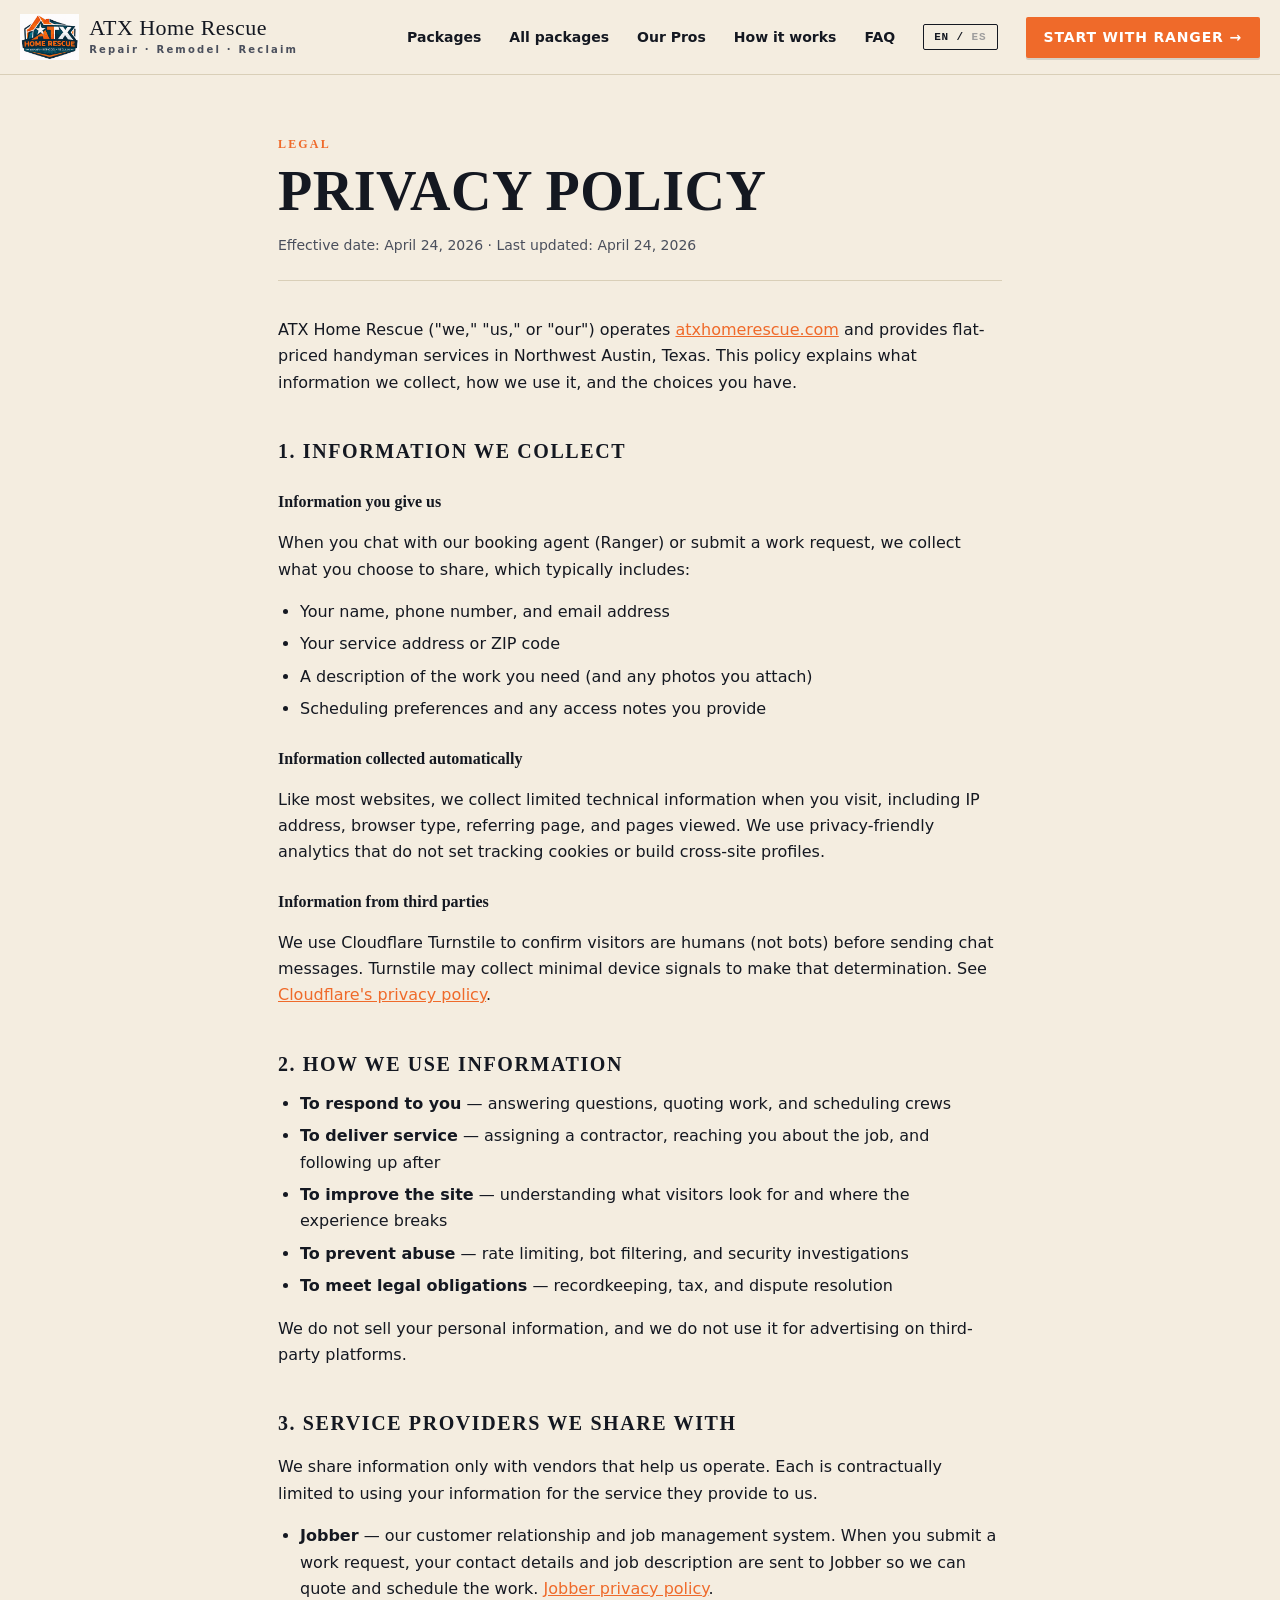
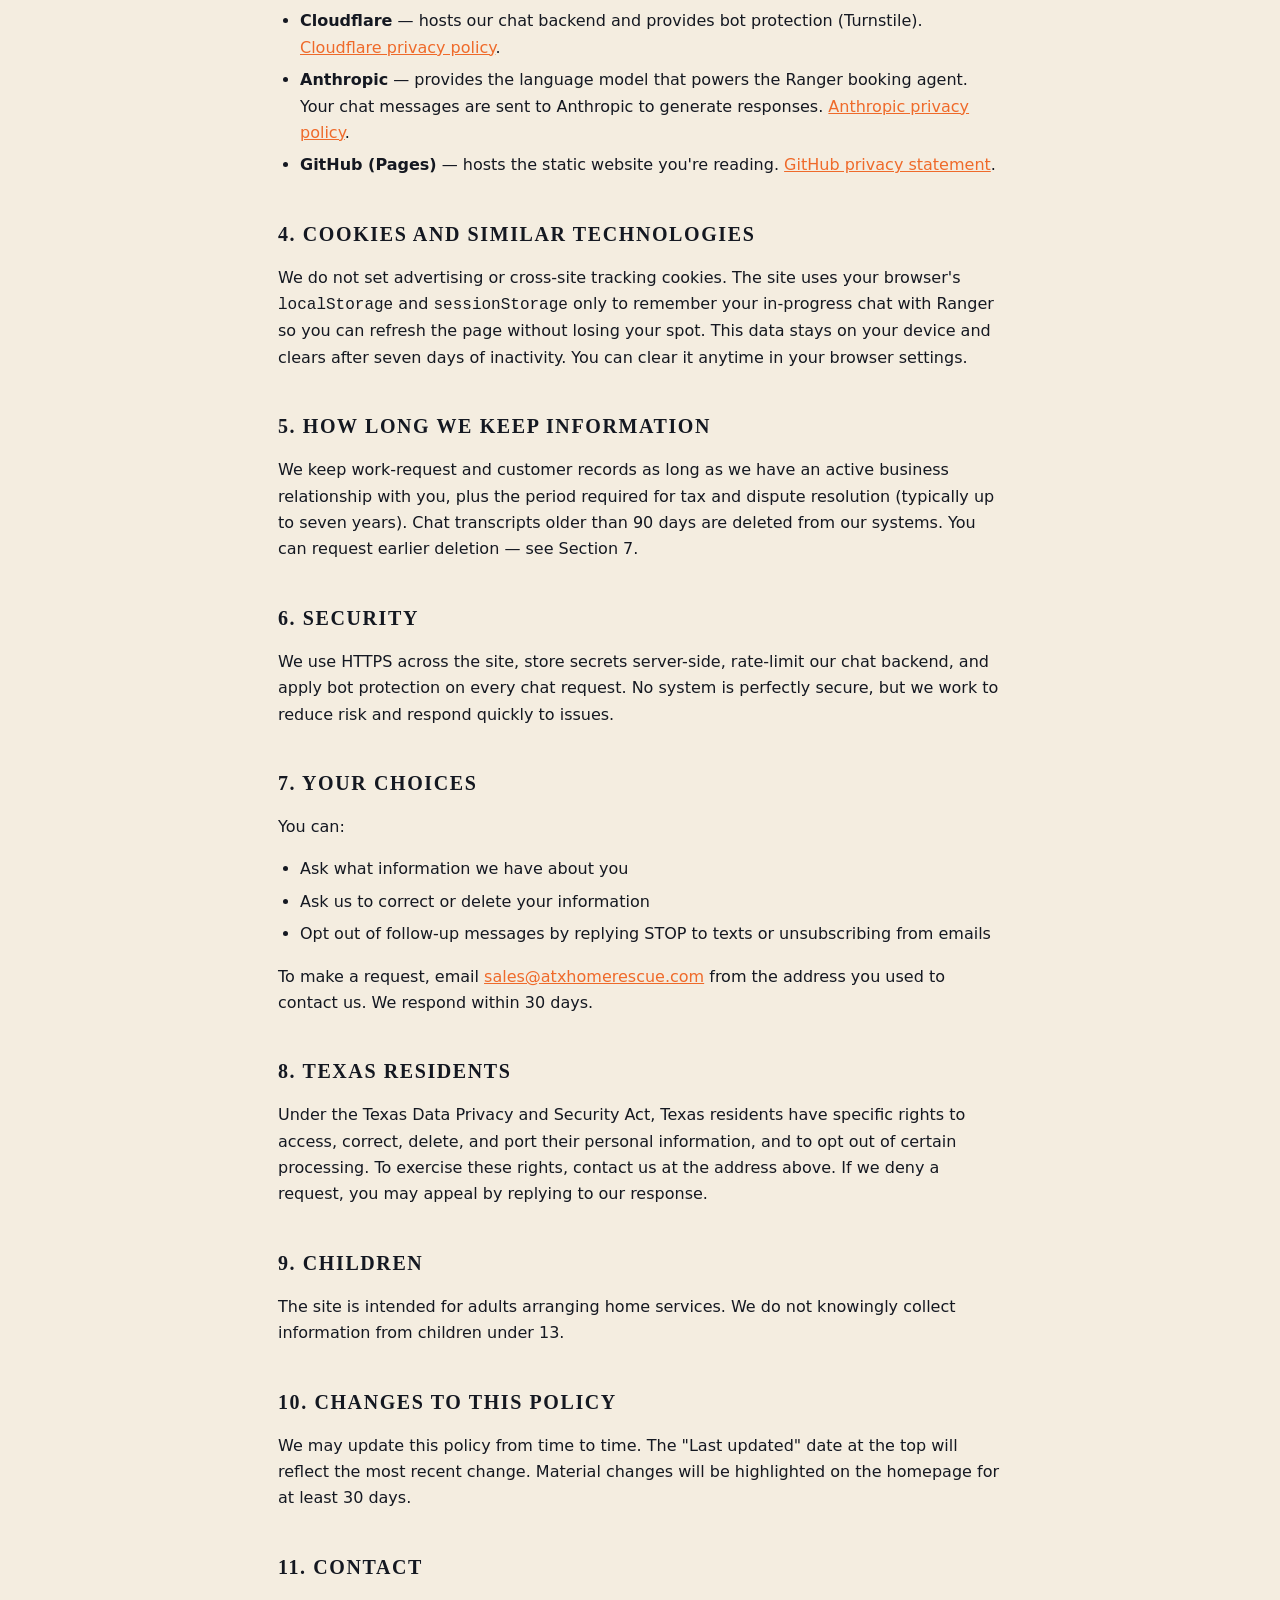
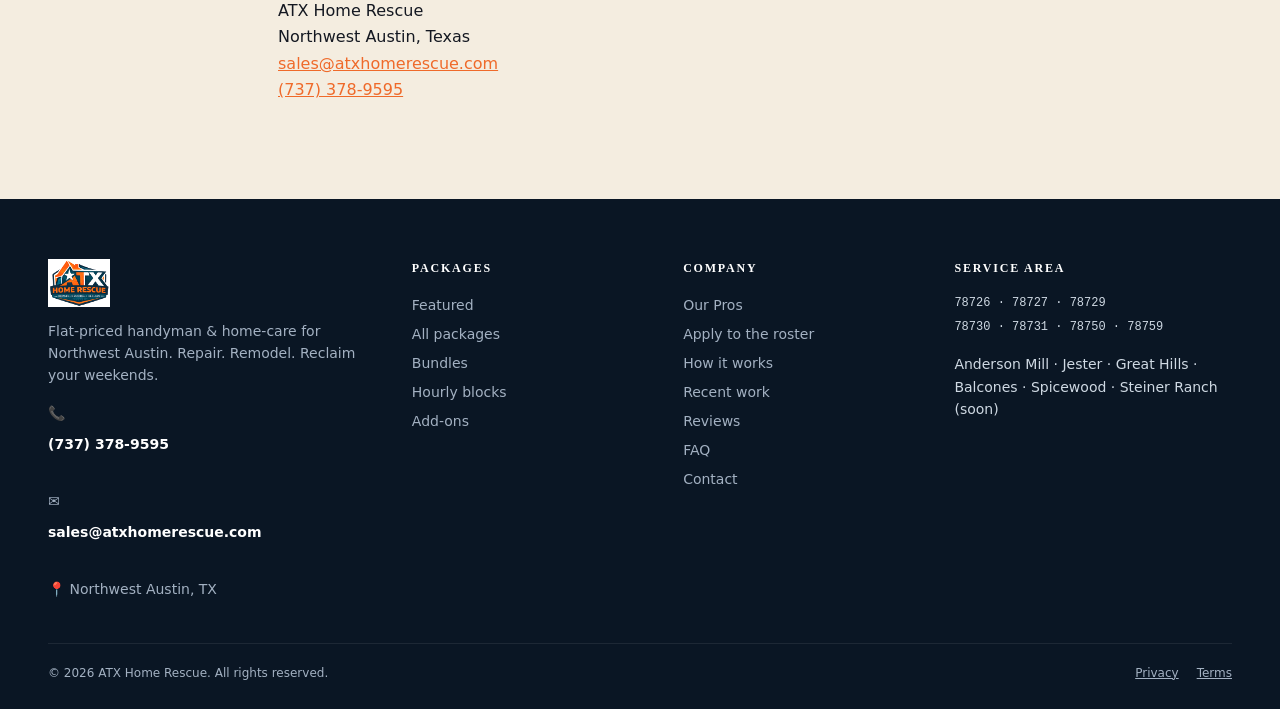
<file: privacy.html>
<!doctype html>
<html lang="en">
<head>
<meta charset="utf-8"/>
<title>Privacy Policy — ATX Home Rescue</title>
<meta name="viewport" content="width=device-width,initial-scale=1"/>
<meta http-equiv="Content-Security-Policy" content="default-src 'self'; style-src 'self' 'unsafe-inline' https://fonts.googleapis.com; font-src 'self' https://fonts.gstatic.com; img-src 'self' data:; script-src 'self'; frame-src 'none'; connect-src 'self'; object-src 'none'; base-uri 'self'; form-action 'self';"/>
<meta http-equiv="Referrer-Policy" content="strict-origin-when-cross-origin"/>
<meta name="description" content="How ATX Home Rescue collects, uses, and protects information from website visitors and customers in Northwest Austin."/>
<meta name="robots" content="index,follow"/>
<link rel="canonical" href="https://atxhomerescue.com/privacy.html"/>
<link rel="icon" href="assets/logo.png"/>
<link rel="apple-touch-icon" href="assets/logo.png"/>

<link rel="stylesheet" href="styles/tokens.css"/>
<link rel="stylesheet" href="styles/base.css"/>
<link rel="stylesheet" href="styles/layout.css"/>
<style>
  .legal { max-width: 780px; margin: 0 auto; padding: 60px 28px 80px; }
  .legal .eyebrow { font-family: 'Oswald'; text-transform: uppercase; letter-spacing: .18em; font-size: 12px; color: var(--orange); font-weight: 700; margin-bottom: 10px; }
  .legal h1 { font-family: 'Anton'; font-size: 56px; line-height: 1; text-transform: uppercase; letter-spacing: .01em; margin: 0 0 16px; }
  .legal .meta { color: var(--ink-soft); font-size: 14px; margin-bottom: 36px; padding-bottom: 24px; border-bottom: 1px solid var(--rule); }
  .legal h2 { font-family: 'Oswald'; text-transform: uppercase; letter-spacing: .08em; font-size: 20px; margin: 40px 0 12px; font-weight: 700; }
  .legal h3 { font-family: 'Archivo'; font-size: 16px; margin: 24px 0 8px; font-weight: 700; }
  .legal p, .legal li { font-size: 16px; line-height: 1.65; color: var(--ink); }
  .legal ul { padding-left: 22px; margin: 8px 0 16px; }
  .legal li { margin-bottom: 6px; }
  .legal a { color: var(--orange); text-decoration: underline; }
  .legal .note { background: #fff; border-left: 3px solid var(--orange); padding: 14px 18px; margin: 24px 0; font-size: 15px; }
  @media (max-width: 640px) {
    .legal h1 { font-size: 40px; }
  }
</style>
</head>
<body>

<header class="site">
  <div class="container nav">
    <a href="index.html" class="brand">
      <img src="assets/logo.png" alt="ATX Home Rescue"/>
      <div>
        <div class="wordmark">ATX Home Rescue</div>
        <div class="tag">Repair · Remodel · Reclaim</div>
      </div>
    </a>
    <nav class="nav-links">
      <a href="index.html#packages" data-i18n="pros.nav.packages">Packages</a>
      <a href="packages.html" data-i18n="pros.nav.allpkg">All packages</a>
      <a href="pros.html" data-i18n="pros.nav.pros">Our Pros</a>
      <a href="index.html#how" data-i18n="pros.nav.how">How it works</a>
      <a href="index.html#faq" data-i18n="pros.nav.faq">FAQ</a>
    </nav>
    <button class="lang-toggle" id="langToggle" aria-label="Language"><span class="lang-flag">EN</span> / <span class="lang-flag off">ES</span></button>
    <a href="booking.html" class="btn" data-i18n="pros.nav.cta">Start with Ranger →</a>
  </div>
</header>

<main class="legal">
  <div class="legal-es-notice note" style="display:none;background:#fff;border-left:3px solid var(--orange);padding:14px 18px;margin:0 0 24px;font-size:14px" data-i18n="legal.es.notice">Esta página está disponible solo en inglés. La versión en inglés es la versión legalmente vinculante.</div>
  <div class="eyebrow">Legal</div>
  <h1>Privacy Policy</h1>
  <div class="meta">Effective date: April 24, 2026 · Last updated: April 24, 2026</div>

  <p>ATX Home Rescue ("we," "us," or "our") operates <a href="https://atxhomerescue.com">atxhomerescue.com</a> and provides flat-priced handyman services in Northwest Austin, Texas. This policy explains what information we collect, how we use it, and the choices you have.</p>

  <h2>1. Information we collect</h2>

  <h3>Information you give us</h3>
  <p>When you chat with our booking agent (Ranger) or submit a work request, we collect what you choose to share, which typically includes:</p>
  <ul>
    <li>Your name, phone number, and email address</li>
    <li>Your service address or ZIP code</li>
    <li>A description of the work you need (and any photos you attach)</li>
    <li>Scheduling preferences and any access notes you provide</li>
  </ul>

  <h3>Information collected automatically</h3>
  <p>Like most websites, we collect limited technical information when you visit, including IP address, browser type, referring page, and pages viewed. We use privacy-friendly analytics that do not set tracking cookies or build cross-site profiles.</p>

  <h3>Information from third parties</h3>
  <p>We use Cloudflare Turnstile to confirm visitors are humans (not bots) before sending chat messages. Turnstile may collect minimal device signals to make that determination. See <a href="https://www.cloudflare.com/privacypolicy/" rel="noopener" target="_blank">Cloudflare's privacy policy</a>.</p>

  <h2>2. How we use information</h2>
  <ul>
    <li><b>To respond to you</b> — answering questions, quoting work, and scheduling crews</li>
    <li><b>To deliver service</b> — assigning a contractor, reaching you about the job, and following up after</li>
    <li><b>To improve the site</b> — understanding what visitors look for and where the experience breaks</li>
    <li><b>To prevent abuse</b> — rate limiting, bot filtering, and security investigations</li>
    <li><b>To meet legal obligations</b> — recordkeeping, tax, and dispute resolution</li>
  </ul>
  <p>We do not sell your personal information, and we do not use it for advertising on third-party platforms.</p>

  <h2>3. Service providers we share with</h2>
  <p>We share information only with vendors that help us operate. Each is contractually limited to using your information for the service they provide to us.</p>
  <ul>
    <li><b>Jobber</b> — our customer relationship and job management system. When you submit a work request, your contact details and job description are sent to Jobber so we can quote and schedule the work. <a href="https://getjobber.com/privacy-policy/" rel="noopener" target="_blank">Jobber privacy policy</a>.</li>
    <li><b>Cloudflare</b> — hosts our chat backend and provides bot protection (Turnstile). <a href="https://www.cloudflare.com/privacypolicy/" rel="noopener" target="_blank">Cloudflare privacy policy</a>.</li>
    <li><b>Anthropic</b> — provides the language model that powers the Ranger booking agent. Your chat messages are sent to Anthropic to generate responses. <a href="https://www.anthropic.com/legal/privacy" rel="noopener" target="_blank">Anthropic privacy policy</a>.</li>
    <li><b>GitHub (Pages)</b> — hosts the static website you're reading. <a href="https://docs.github.com/en/site-policy/privacy-policies/github-general-privacy-statement" rel="noopener" target="_blank">GitHub privacy statement</a>.</li>
  </ul>

  <h2>4. Cookies and similar technologies</h2>
  <p>We do not set advertising or cross-site tracking cookies. The site uses your browser's <code>localStorage</code> and <code>sessionStorage</code> only to remember your in-progress chat with Ranger so you can refresh the page without losing your spot. This data stays on your device and clears after seven days of inactivity. You can clear it anytime in your browser settings.</p>

  <h2>5. How long we keep information</h2>
  <p>We keep work-request and customer records as long as we have an active business relationship with you, plus the period required for tax and dispute resolution (typically up to seven years). Chat transcripts older than 90 days are deleted from our systems. You can request earlier deletion — see Section 7.</p>

  <h2>6. Security</h2>
  <p>We use HTTPS across the site, store secrets server-side, rate-limit our chat backend, and apply bot protection on every chat request. No system is perfectly secure, but we work to reduce risk and respond quickly to issues.</p>

  <h2>7. Your choices</h2>
  <p>You can:</p>
  <ul>
    <li>Ask what information we have about you</li>
    <li>Ask us to correct or delete your information</li>
    <li>Opt out of follow-up messages by replying STOP to texts or unsubscribing from emails</li>
  </ul>
  <p>To make a request, email <a href="mailto:sales@atxhomerescue.com">sales@atxhomerescue.com</a> from the address you used to contact us. We respond within 30 days.</p>

  <h2>8. Texas residents</h2>
  <p>Under the Texas Data Privacy and Security Act, Texas residents have specific rights to access, correct, delete, and port their personal information, and to opt out of certain processing. To exercise these rights, contact us at the address above. If we deny a request, you may appeal by replying to our response.</p>

  <h2>9. Children</h2>
  <p>The site is intended for adults arranging home services. We do not knowingly collect information from children under 13.</p>

  <h2>10. Changes to this policy</h2>
  <p>We may update this policy from time to time. The "Last updated" date at the top will reflect the most recent change. Material changes will be highlighted on the homepage for at least 30 days.</p>

  <h2>11. Contact</h2>
  <p>
    ATX Home Rescue<br/>
    Northwest Austin, Texas<br/>
    <a href="mailto:sales@atxhomerescue.com">sales@atxhomerescue.com</a><br/>
    <a href="tel:+17373789595">(737) 378-9595</a>
  </p>
</main>

<!-- FOOTER -->
<footer class="site">
  <div class="container">
    <div class="foot-grid">
      <div class="foot-brand">
        <img src="assets/logo.png" alt="ATX Home Rescue"/>
        <p data-i18n="pros.foot.lede">Flat-priced handyman &amp; home-care for Northwest Austin. Repair. Remodel. Reclaim your weekends.</p>
        <div class="foot-contact">
          📞 <a href="tel:+17373789595">(737) 378-9595</a><br/>
          ✉ <a href="mailto:sales@atxhomerescue.com">sales@atxhomerescue.com</a><br/>
          📍 Northwest Austin, TX
        </div>
      </div>
      <div>
        <h5 data-i18n="pros.nav.packages">Packages</h5>
        <a href="index.html#packages">Featured</a>
        <a href="packages.html" data-i18n="pros.nav.allpkg">All packages</a>
        <a href="packages.html?cat=bundles">Bundles</a>
        <a href="packages.html?cat=hourly">Hourly blocks</a>
        <a href="packages.html?cat=addon">Add-ons</a>
      </div>
      <div>
        <h5>Company</h5>
        <a href="pros.html" data-i18n="pros.nav.pros">Our Pros</a>
        <a href="pros.html#apply" data-i18n="pros.foot.apply">Apply to roster</a>
        <a href="index.html#how" data-i18n="pros.nav.how">How it works</a>
        <a href="index.html#gallery">Recent work</a>
        <a href="index.html#reviews">Reviews</a>
        <a href="index.html#faq" data-i18n="pros.nav.faq">FAQ</a>
        <a href="booking.html">Contact</a>
      </div>
      <div>
        <h5 data-i18n="pros.foot.h.area">Service area</h5>
        <div class="mono" style="font-size:12px;line-height:2;color:#cfd9e3">
          78726 · 78727 · 78729<br/>
          78730 · 78731 · 78750 · 78759<br/>
        </div>
        <div style="margin-top:14px;color:#cfd9e3;line-height:1.6" data-i18n-html="pros.foot.area.neighbor">
          Anderson Mill · Jester · Great Hills ·<br/>
          Balcones · Spicewood · Steiner Ranch (soon)
        </div>
      </div>
    </div>
    <div class="foot-bottom">
      <div data-i18n="pros.foot.copy">© 2026 ATX Home Rescue. All rights reserved.</div>
      <div style="display:flex;gap:18px">
        <a href="privacy.html" data-i18n="pros.foot.privacy">Privacy</a>
        <a href="terms.html" data-i18n="pros.foot.terms">Terms</a>
      </div>
    </div>
  </div>
</footer>

<script src="scripts/i18n.js"></script>
<script src="scripts/legal-and-404.js"></script>
</body>
</html>
</file>
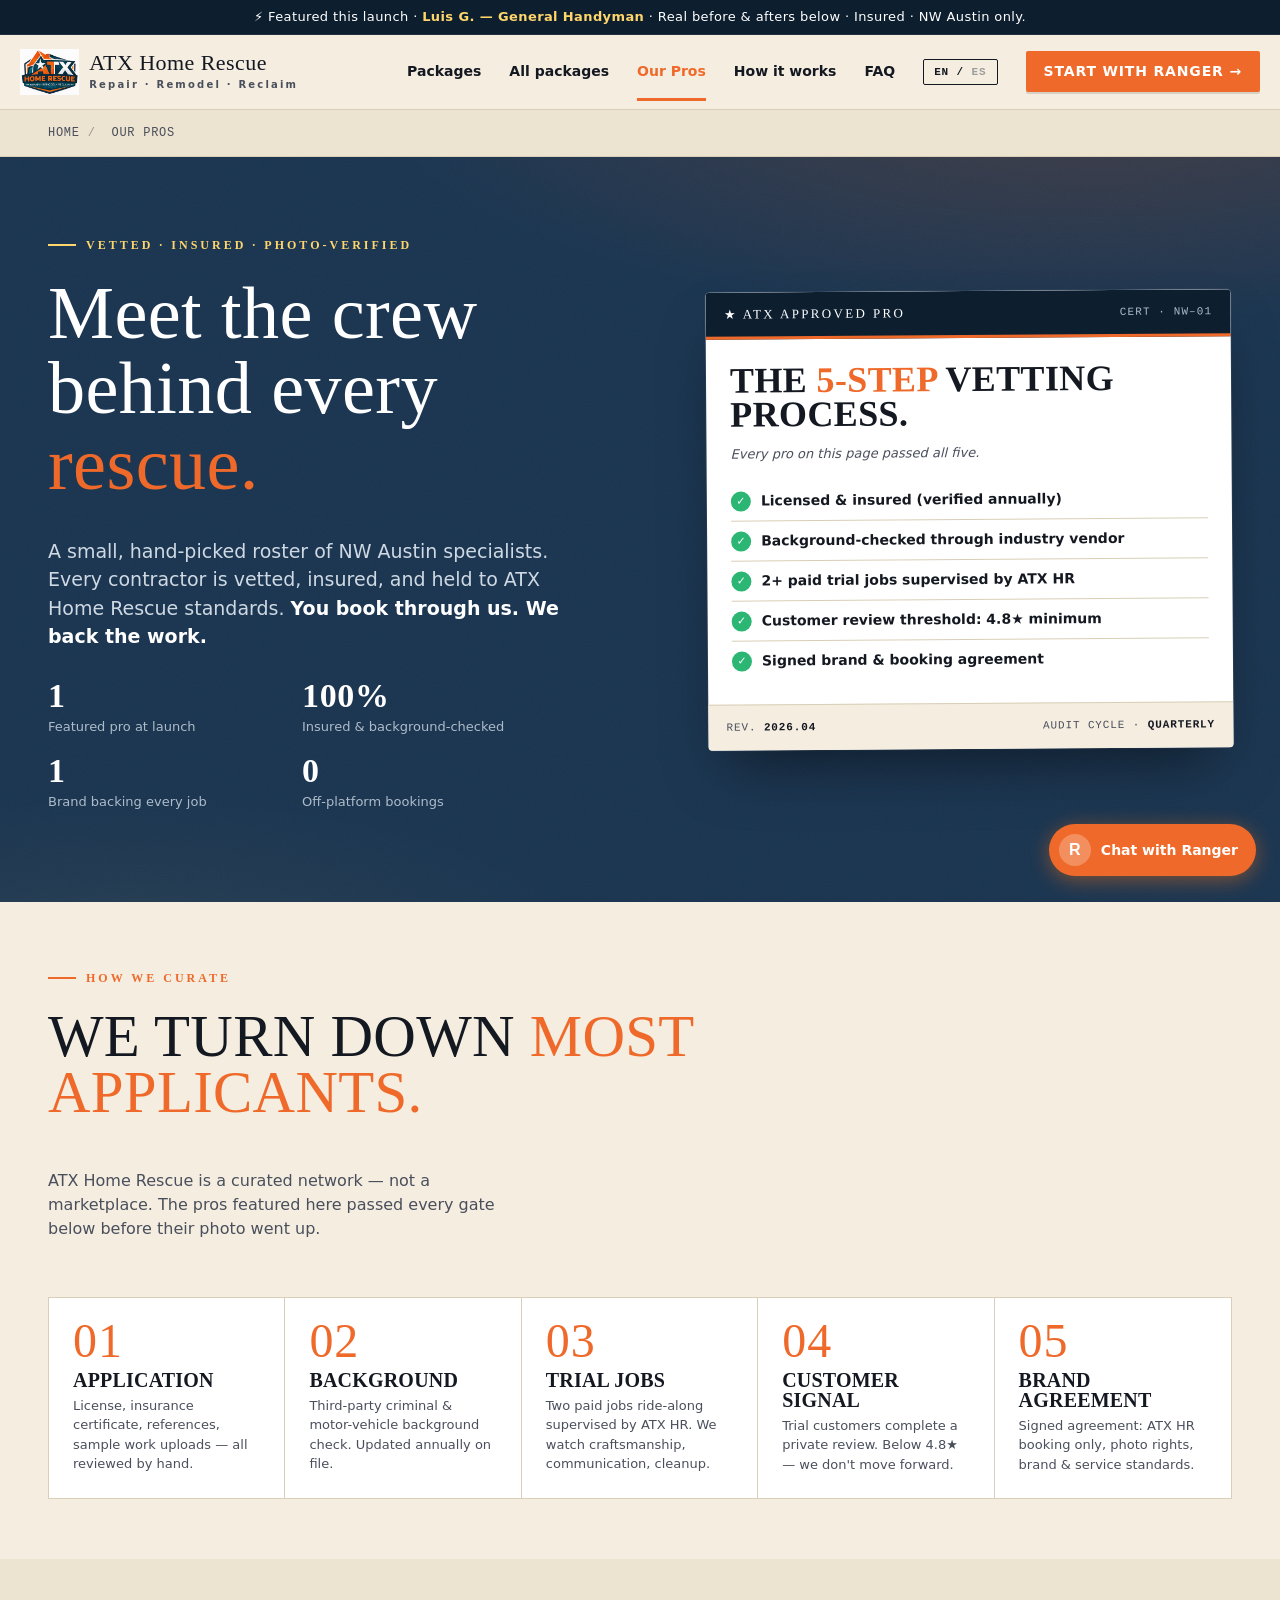
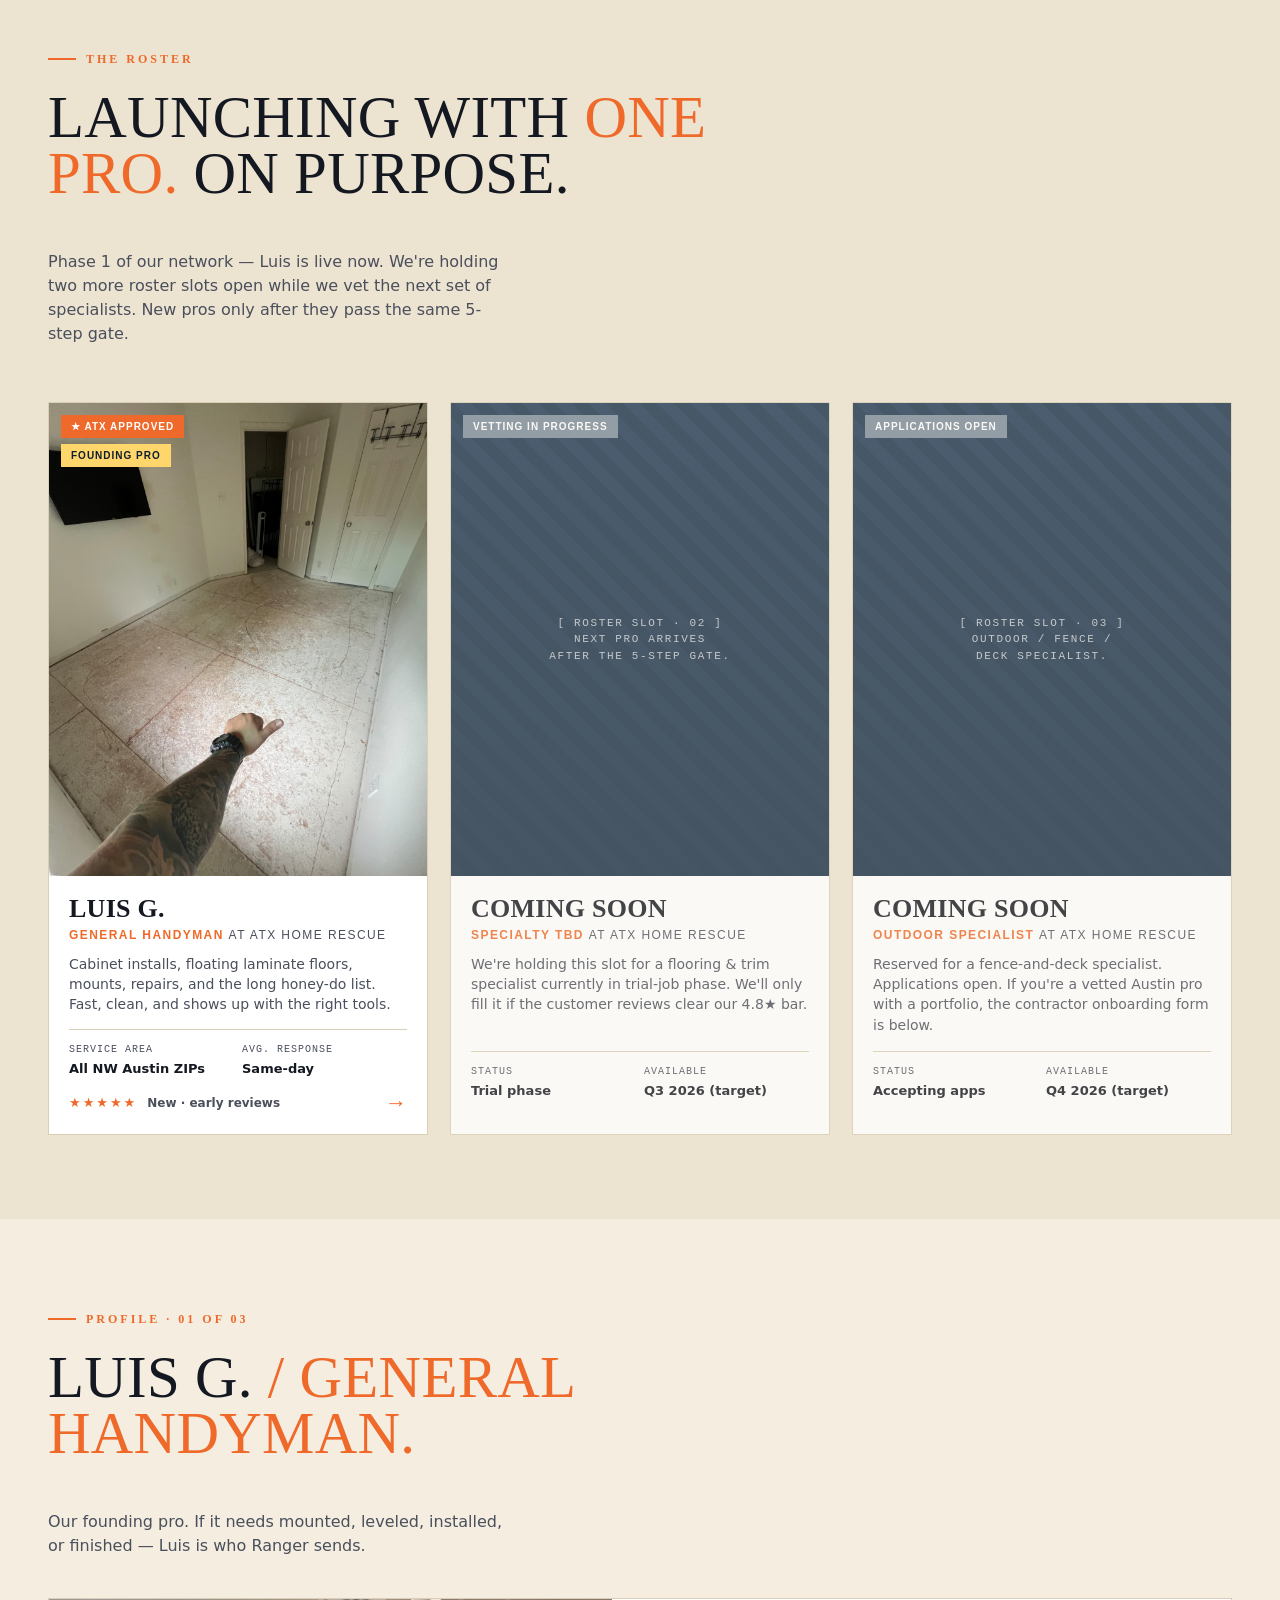
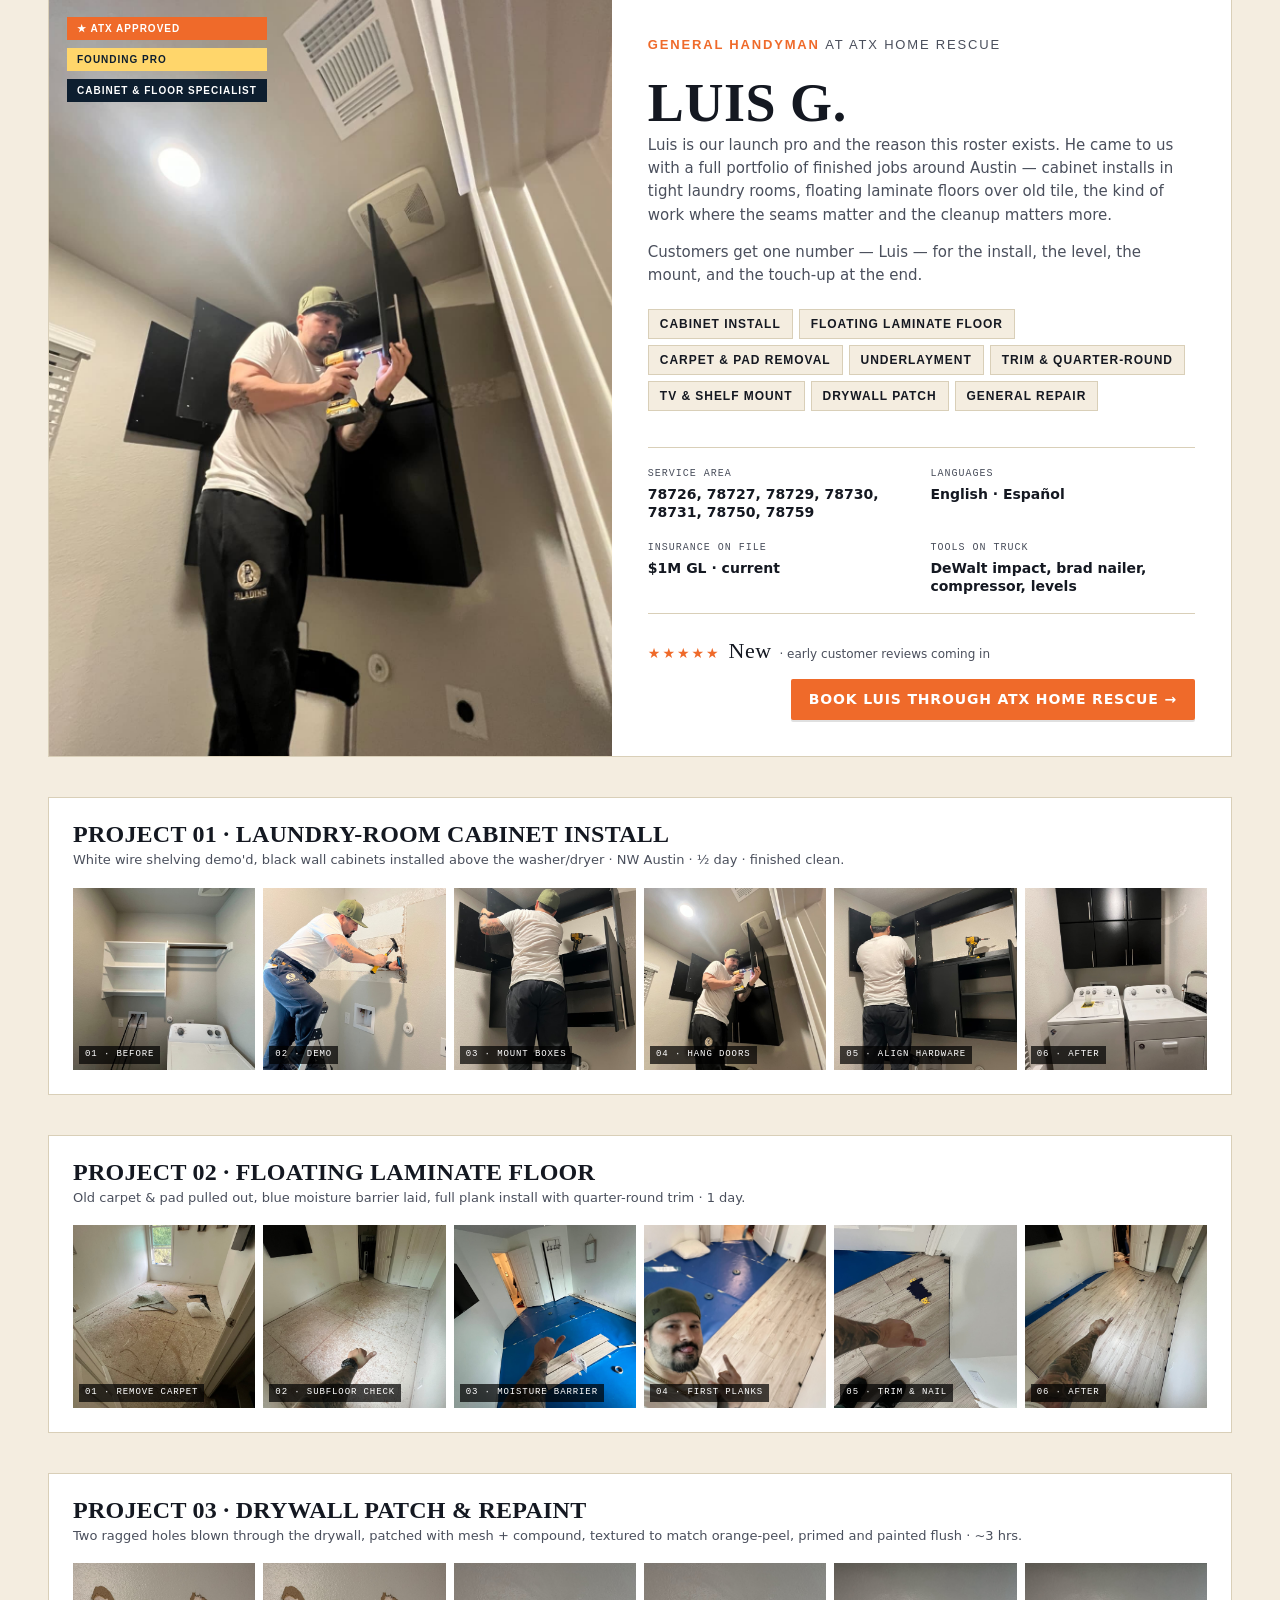
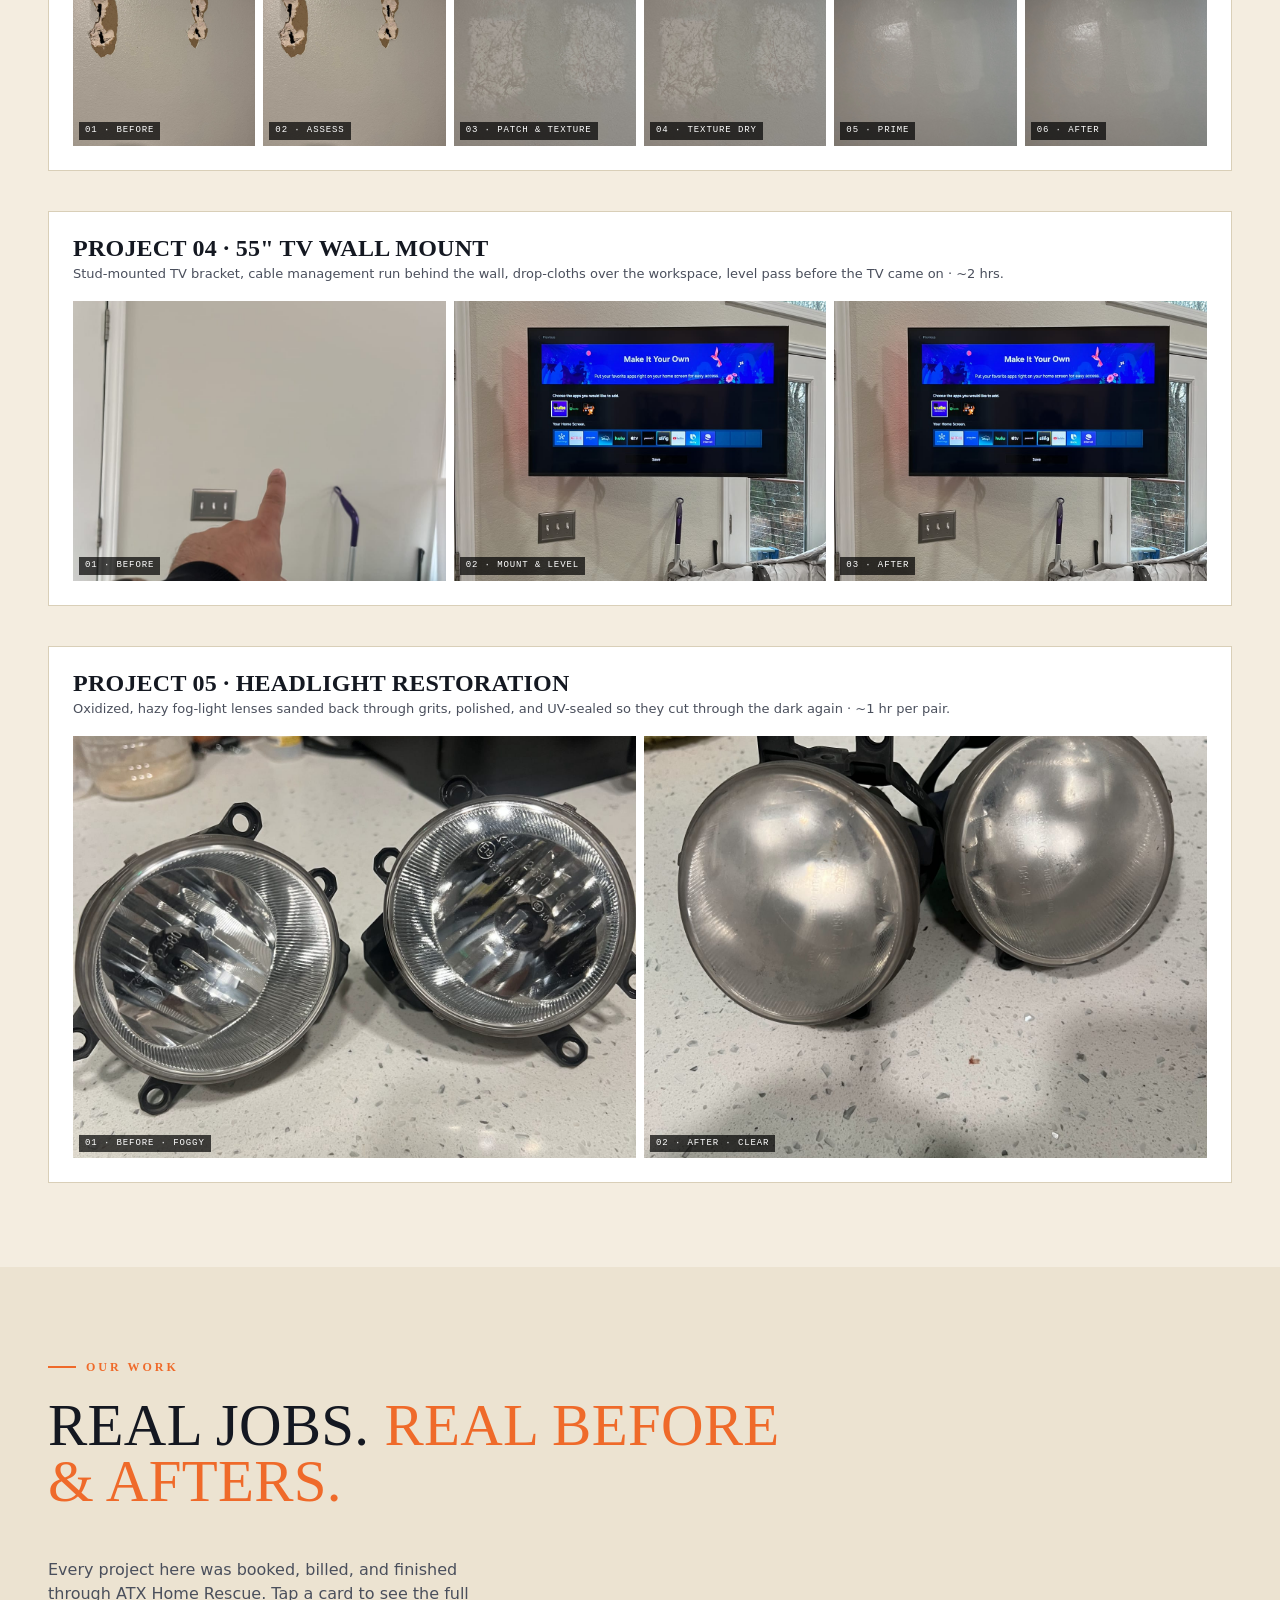
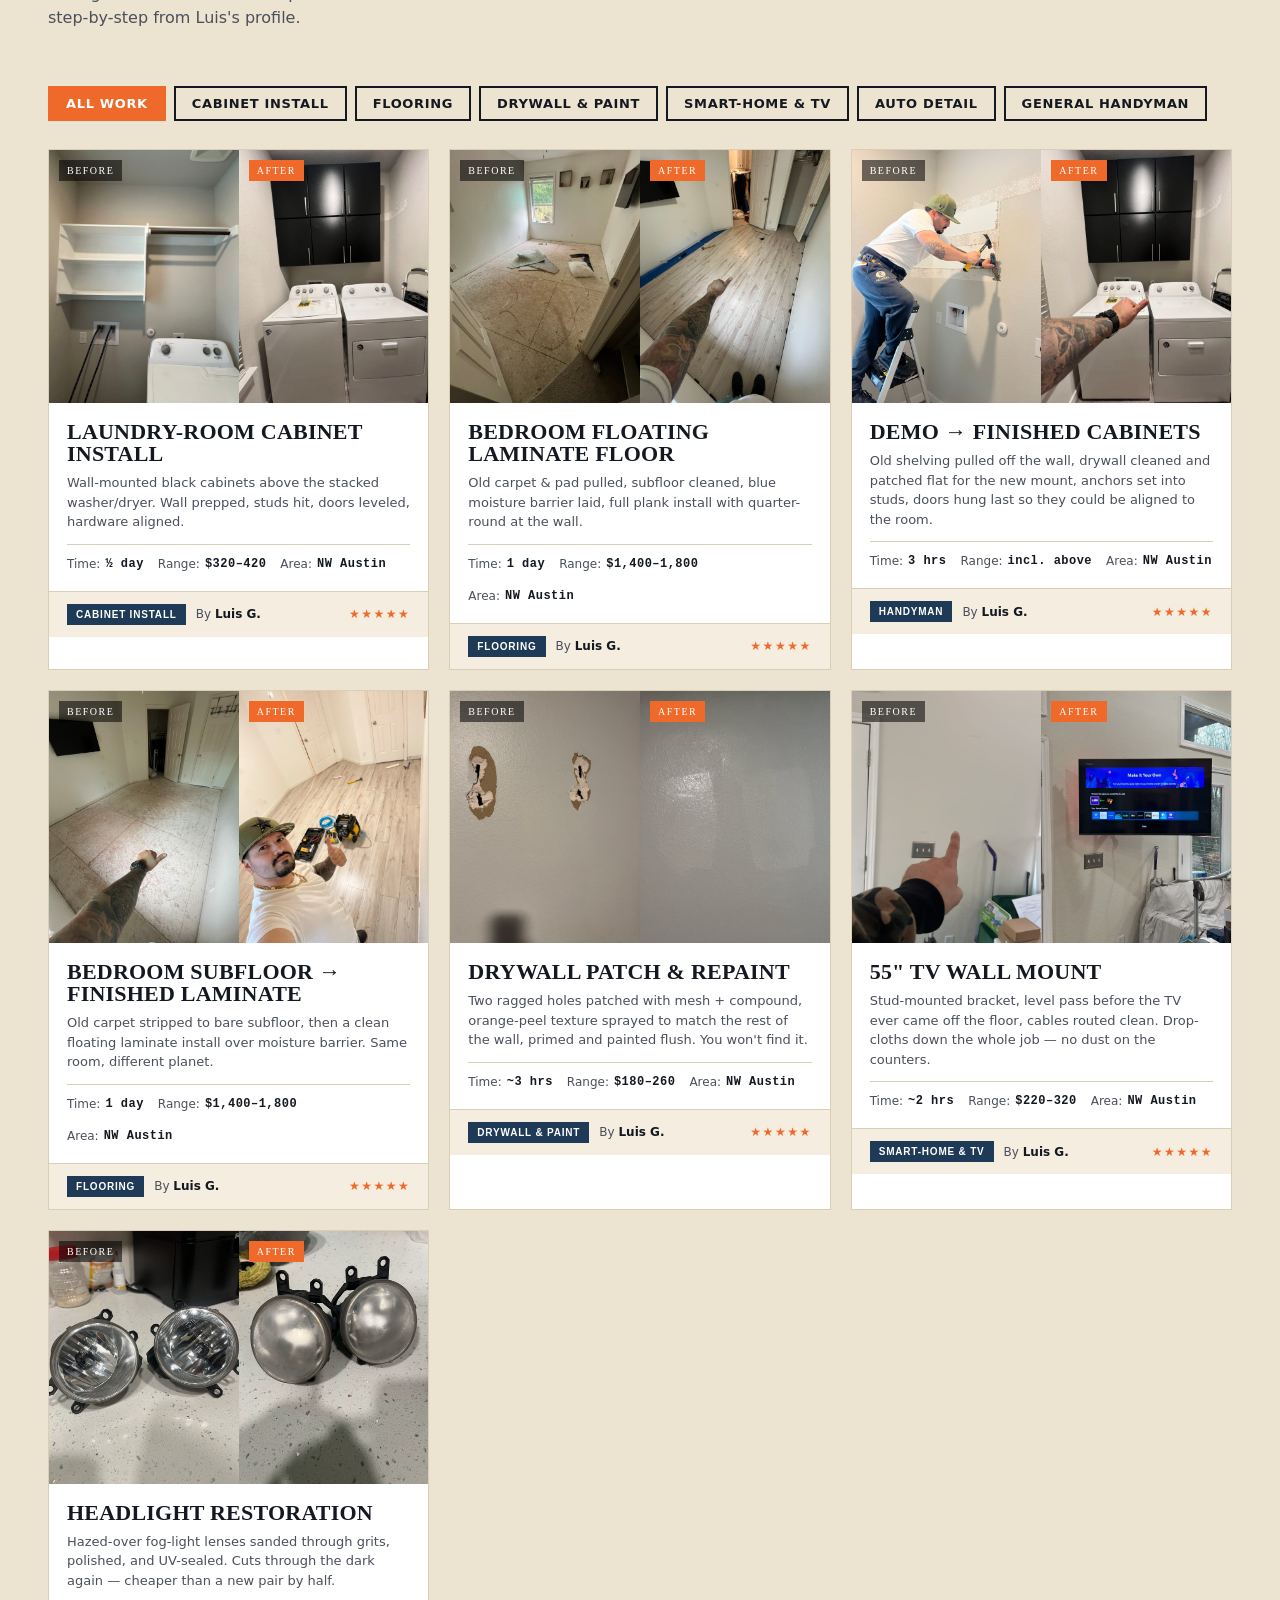
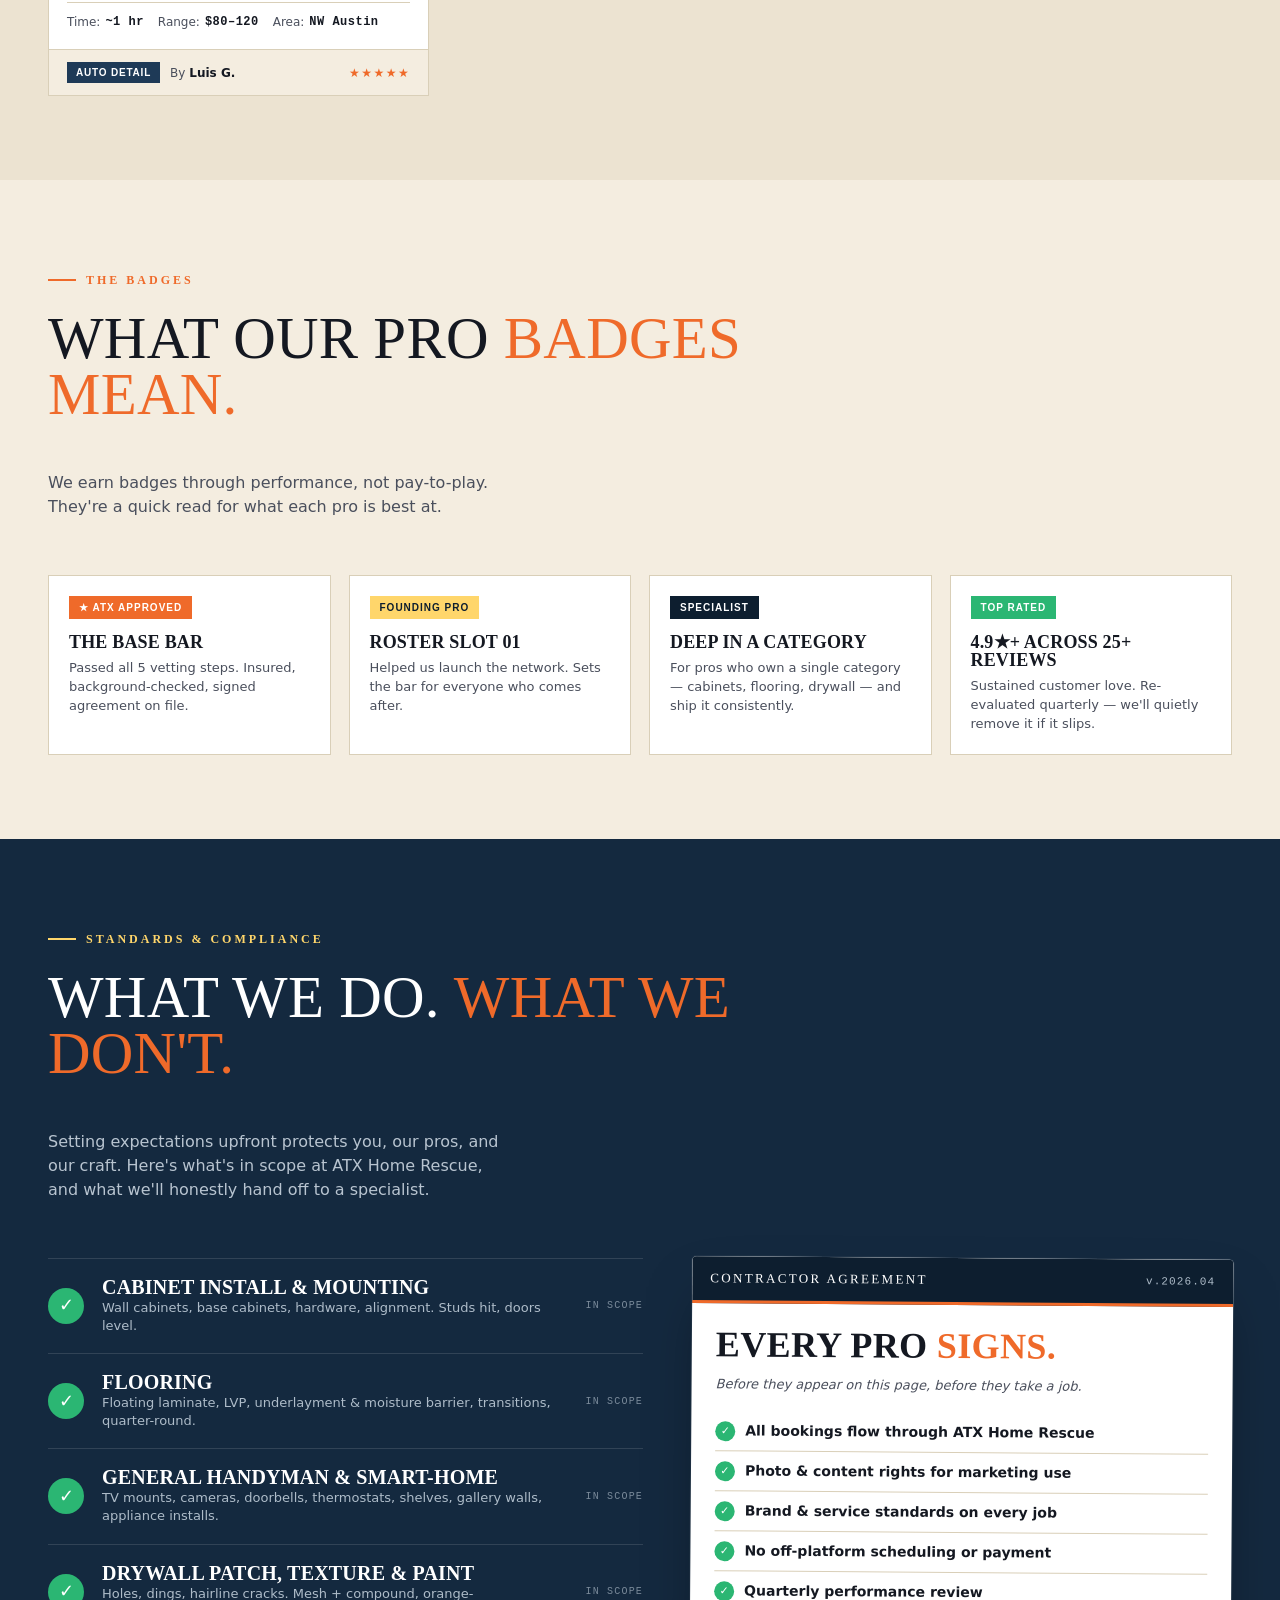
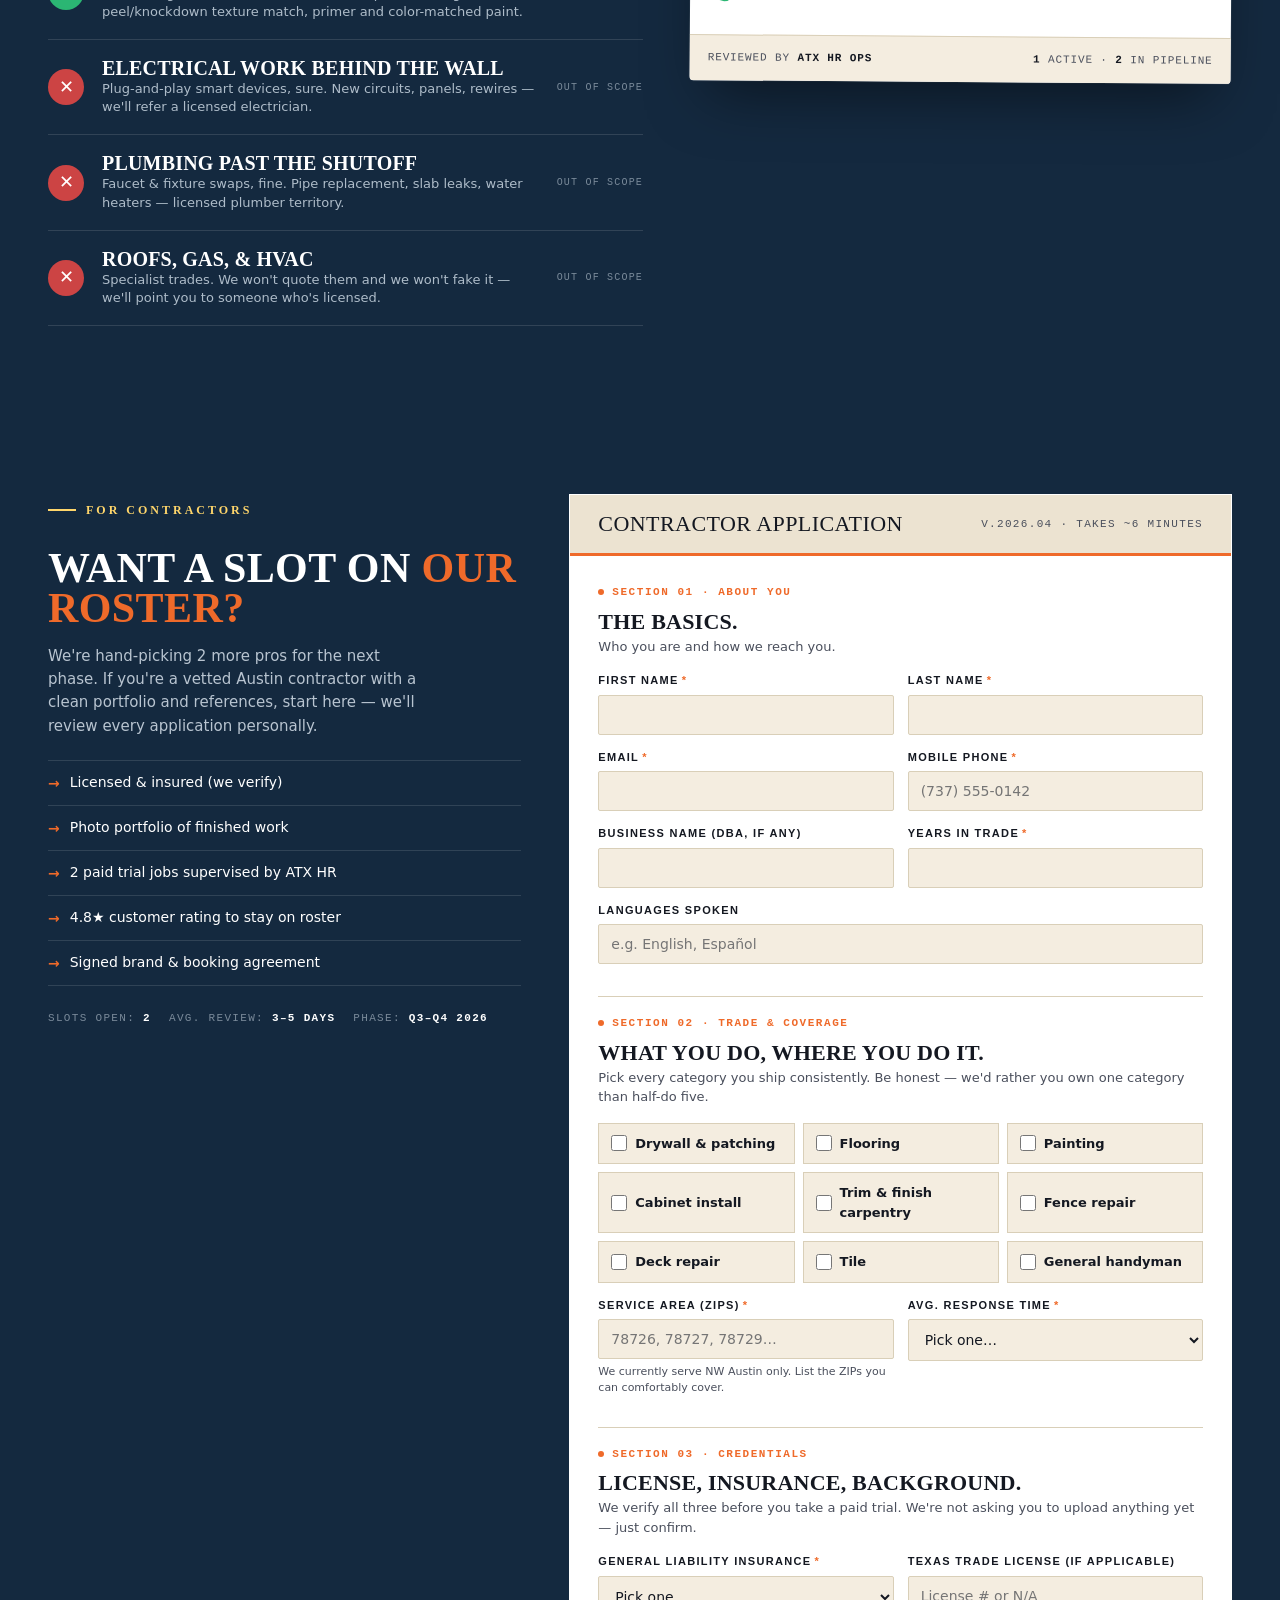
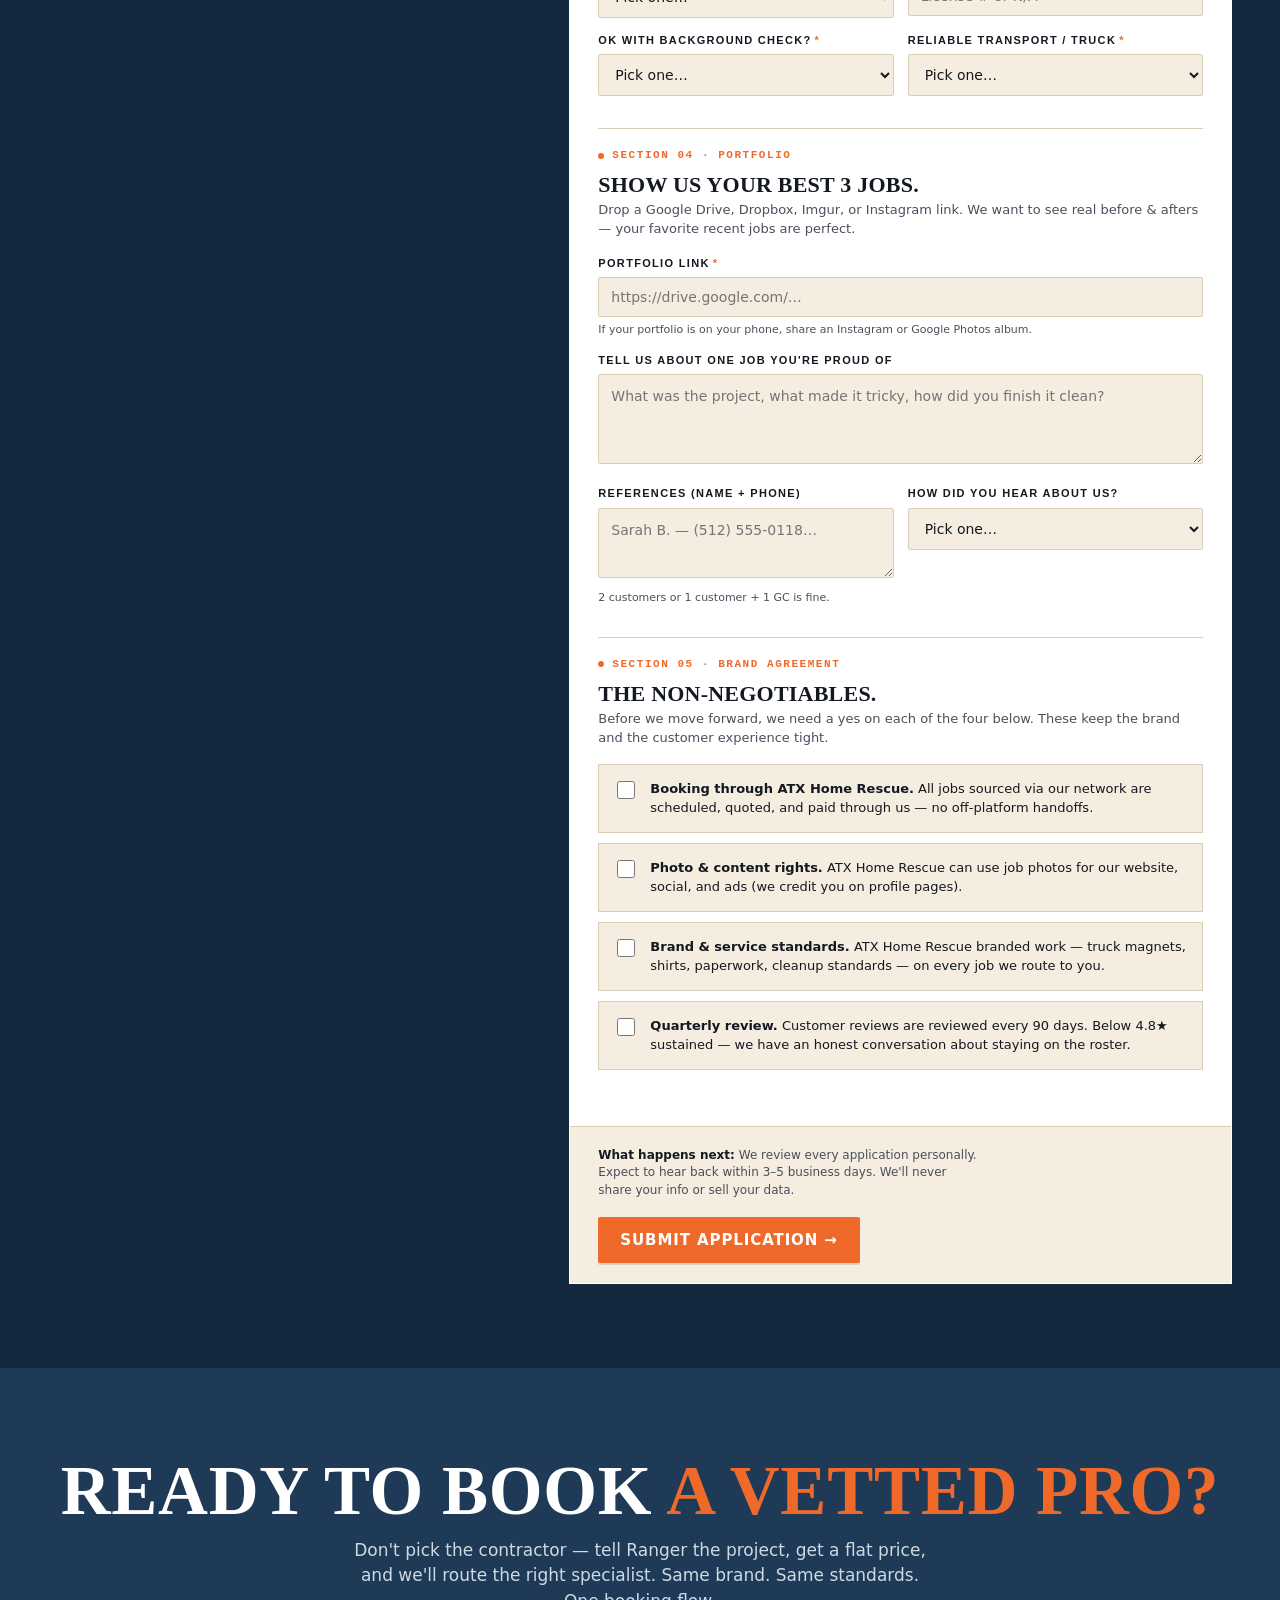
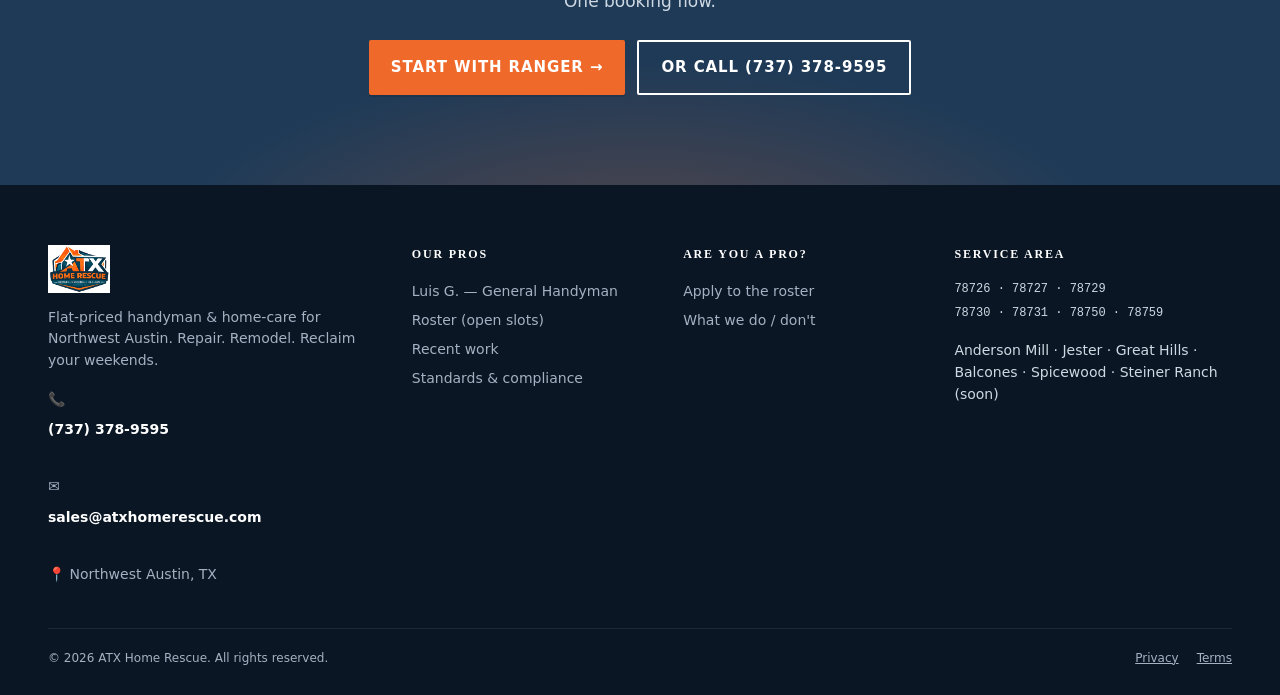
<file: pros.html>
<!doctype html>
<html lang="en">
<head>
<meta charset="utf-8"/>
<title>Our Pros — ATX Home Rescue · Vetted NW Austin contractor network</title>
<meta name="viewport" content="width=device-width,initial-scale=1"/>
<meta http-equiv="Content-Security-Policy" content="default-src 'self'; style-src 'self' 'unsafe-inline' https://fonts.googleapis.com; font-src 'self' https://fonts.gstatic.com; img-src 'self' data:; script-src 'self' https://challenges.cloudflare.com; frame-src https://challenges.cloudflare.com; connect-src 'self' https://ranger-api.atxhomerescue.workers.dev; object-src 'none'; base-uri 'self'; form-action 'self';"/>
<meta http-equiv="Referrer-Policy" content="strict-origin-when-cross-origin"/>
<meta name="description" content="Meet the vetted NW Austin pros behind every ATX Home Rescue job. Insured, background-checked, photo-verified work. Featuring Luis G. — General Handyman."/>
<link rel="canonical" href="https://atxhomerescue.com/pros.html"/>
<link rel="icon" href="assets/logo.png"/>
<link rel="apple-touch-icon" href="assets/logo.png"/>

<!-- Open Graph / social -->
<meta property="og:type" content="website"/>
<meta property="og:url" content="https://atxhomerescue.com/pros.html"/>
<meta property="og:title" content="Our Pros — ATX Home Rescue"/>
<meta property="og:description" content="Vetted NW Austin contractors. Insured, background-checked, photo-verified. Featuring Luis G. — General Handyman."/>
<meta property="og:image" content="https://atxhomerescue.com/assets/logo.png"/>
<meta name="twitter:card" content="summary_large_image"/>
<meta name="twitter:title" content="Our Pros — ATX Home Rescue"/>
<meta name="twitter:description" content="Vetted NW Austin contractors. Insured, background-checked, photo-verified."/>
<meta name="twitter:image" content="https://atxhomerescue.com/assets/logo.png"/>

<link rel="stylesheet" href="styles/tokens.css"/>
<link rel="stylesheet" href="styles/base.css"/>
<link rel="stylesheet" href="styles/layout.css"/>
<link rel="stylesheet" href="styles/homepage.css"/>
<link rel="stylesheet" href="styles/pros.css"/>
<link rel="stylesheet" href="styles/ranger.css"/>
</head>
<body>

<div class="announce" data-i18n-html="pros.announce">
  ⚡ Featured this launch · <b>Luis G. — General Handyman</b> · Real before &amp; afters below · Insured · NW Austin only.
</div>

<header class="site">
  <div class="container nav">
    <a href="index.html" class="brand">
      <img src="assets/logo.png" alt="ATX Home Rescue"/>
      <div>
        <div class="wordmark">ATX Home Rescue</div>
        <div class="tag">Repair · Remodel · Reclaim</div>
      </div>
    </a>
    <nav class="nav-links">
      <a href="index.html#packages" data-i18n="pros.nav.packages">Packages</a>
      <a href="packages.html" data-i18n="pros.nav.allpkg">All packages</a>
      <a href="pros.html" class="on" data-i18n="pros.nav.pros">Our Pros</a>
      <a href="index.html#how" data-i18n="pros.nav.how">How it works</a>
      <a href="index.html#faq" data-i18n="pros.nav.faq">FAQ</a>
    </nav>
    <button class="lang-toggle" id="langToggle" aria-label="Language"><span class="lang-flag">EN</span> / <span class="lang-flag off">ES</span></button>
    <a href="booking.html" class="btn" data-i18n="pros.nav.cta">Start with Ranger →</a>
  </div>
</header>

<div class="crumbs">
  <div class="container">
    <a href="index.html" data-i18n="pros.crumb.home">Home</a><span class="sep">/</span>
    <span data-i18n="pros.crumb.here">Our Pros</span>
  </div>
</div>

<!-- HERO -->
<section class="hero pros-hero">
  <div class="container">
    <div class="hero-grid">
      <div>
        <div class="eyebrow" data-i18n="pros.hero.eyebrow">Vetted · Insured · Photo-verified</div>
        <h1>
          <span data-i18n="pros.hero.h1.l1">Meet the crew</span><br/>
          <span data-i18n="pros.hero.h1.l2">behind every</span><br/>
          <span class="hi" data-i18n="pros.hero.h1.l3">rescue.</span>
        </h1>
        <p class="lede" data-i18n-html="pros.hero.lede">A small, hand-picked roster of NW Austin specialists. Every contractor is vetted, insured, and held to ATX Home Rescue standards. <b style="color:#fff">You book through us. We back the work.</b></p>
        <div class="hero-stats">
          <div><b data-i18n="pros.hero.stat1.v">1</b><span data-i18n="pros.hero.stat1.k">Featured pro at launch</span></div>
          <div><b data-i18n="pros.hero.stat2.v">100%</b><span data-i18n="pros.hero.stat2.k">Insured &amp; background-checked</span></div>
          <div><b data-i18n="pros.hero.stat3.v">1</b><span data-i18n="pros.hero.stat3.k">Brand backing every job</span></div>
          <div><b data-i18n="pros.hero.stat4.v">0</b><span data-i18n="pros.hero.stat4.k">Off-platform bookings</span></div>
        </div>
      </div>

      <div class="stamp">
        <div class="head">
          <span class="seal" data-i18n="pros.stamp.seal">★ ATX APPROVED PRO</span>
          <span class="num" data-i18n="pros.stamp.cert">CERT · NW–01</span>
        </div>
        <div class="body">
          <h3 data-i18n-html="pros.stamp.h">The <span class="hi">5-step</span> vetting process.</h3>
          <p class="tagline" data-i18n="pros.stamp.tagline">Every pro on this page passed all five.</p>
          <ul>
            <li><span class="check">✓</span><span data-i18n="pros.stamp.li1">Licensed &amp; insured (verified annually)</span></li>
            <li><span class="check">✓</span><span data-i18n="pros.stamp.li2">Background-checked through industry vendor</span></li>
            <li><span class="check">✓</span><span data-i18n="pros.stamp.li3">2+ paid trial jobs supervised by ATX HR</span></li>
            <li><span class="check">✓</span><span data-i18n="pros.stamp.li4">Customer review threshold: 4.8★ minimum</span></li>
            <li><span class="check">✓</span><span data-i18n="pros.stamp.li5">Signed brand &amp; booking agreement</span></li>
          </ul>
        </div>
        <div class="foot">
          <span><span data-i18n="pros.stamp.rev">Rev.</span> <b>2026.04</b></span>
          <span><span data-i18n="pros.stamp.audit">Audit cycle ·</span> <b data-i18n="pros.stamp.quart">Quarterly</b></span>
        </div>
      </div>
    </div>
  </div>
</section>

<!-- VETTING PROCESS DETAILED -->
<section class="section tight">
  <div class="container">
    <div class="sec-head">
      <div>
        <div class="eyebrow eyebrow-dark" data-i18n="pros.process.eyebrow">How we curate</div>
        <h2 data-i18n-html="pros.process.h">We turn down <span class="hi">most applicants.</span></h2>
      </div>
      <p class="sub" data-i18n="pros.process.sub">ATX Home Rescue is a curated network — not a marketplace. The pros featured here passed every gate below before their photo went up.</p>
    </div>
    <div class="process">
      <div class="pstep"><div class="num">01</div><h4 data-i18n="pros.process.s1.h">Application</h4><p data-i18n="pros.process.s1.p">License, insurance certificate, references, sample work uploads — all reviewed by hand.</p></div>
      <div class="pstep"><div class="num">02</div><h4 data-i18n="pros.process.s2.h">Background</h4><p data-i18n="pros.process.s2.p">Third-party criminal &amp; motor-vehicle background check. Updated annually on file.</p></div>
      <div class="pstep"><div class="num">03</div><h4 data-i18n="pros.process.s3.h">Trial jobs</h4><p data-i18n="pros.process.s3.p">Two paid jobs ride-along supervised by ATX HR. We watch craftsmanship, communication, cleanup.</p></div>
      <div class="pstep"><div class="num">04</div><h4 data-i18n="pros.process.s4.h">Customer signal</h4><p data-i18n="pros.process.s4.p">Trial customers complete a private review. Below 4.8★ — we don't move forward.</p></div>
      <div class="pstep"><div class="num">05</div><h4 data-i18n="pros.process.s5.h">Brand agreement</h4><p data-i18n="pros.process.s5.p">Signed agreement: ATX HR booking only, photo rights, brand &amp; service standards.</p></div>
    </div>
  </div>
</section>

<!-- ROSTER -->
<section class="section cream2" id="roster">
  <div class="container">
    <div class="sec-head">
      <div>
        <div class="eyebrow eyebrow-dark" data-i18n="pros.roster.eyebrow">The roster</div>
        <h2 data-i18n-html="pros.roster.h">Launching with <span class="hi">one pro.</span> On purpose.</h2>
      </div>
      <p class="sub" data-i18n="pros.roster.sub">Phase 1 of our network — Luis is live now. We're holding two more roster slots open while we vet the next set of specialists. New pros only after they pass the same 5-step gate.</p>
    </div>

    <div class="pro-grid">
      <a href="#pro-luis" class="pro">
        <div class="pro-photo">
          <div class="badges">
            <span class="pbadge" data-i18n="pros.luis.badge.approved">★ ATX Approved</span>
            <span class="pbadge gold" data-i18n="pros.luis.badge.founding">Founding pro</span>
          </div>
          <img src="assets/luis/floor-after-09.jpeg" alt="Luis on a flooring job"/>
        </div>
        <div class="pro-body">
          <h3>Luis G.</h3>
          <div class="role"><span data-i18n="pros.luis.role">General Handyman</span> <span class="at" data-i18n="pros.luis.at">at ATX Home Rescue</span></div>
          <p class="bio" data-i18n="pros.luis.bio.short">Cabinet installs, floating laminate floors, mounts, repairs, and the long honey-do list. Fast, clean, and shows up with the right tools.</p>
          <div class="pro-meta">
            <div><span class="lbl" data-i18n="pros.luis.meta.area.lbl">Service area</span><span class="val" data-i18n="pros.luis.meta.area.v">All NW Austin ZIPs</span></div>
            <div><span class="lbl" data-i18n="pros.luis.meta.resp.lbl">Avg. response</span><span class="val" data-i18n="pros.luis.meta.resp.v">Same-day</span></div>
          </div>
          <div class="pro-foot">
            <span class="stars">★★★★★</span>
            <span class="reviews" data-i18n="pros.luis.reviews">New · early reviews</span>
            <span class="arrow">→</span>
          </div>
        </div>
      </a>

      <div class="pro coming">
        <div class="pro-photo placeholder">
          <div class="badges">
            <span class="pbadge gray" data-i18n="pros.coming.badge.vetting">Vetting in progress</span>
          </div>
          <div class="stock" data-i18n-html="pros.coming.02.stock">[ Roster slot · 02 ]<br/>Next pro arrives<br/>after the 5-step gate.</div>
        </div>
        <div class="pro-body">
          <h3 data-i18n="pros.coming.02.name">Coming soon</h3>
          <div class="role"><span data-i18n="pros.coming.02.role">Specialty TBD</span> <span class="at" data-i18n="pros.luis.at">at ATX Home Rescue</span></div>
          <p class="bio" data-i18n="pros.coming.02.bio">We're holding this slot for a flooring &amp; trim specialist currently in trial-job phase. We'll only fill it if the customer reviews clear our 4.8★ bar.</p>
          <div class="pro-meta">
            <div><span class="lbl" data-i18n="pros.coming.02.status.lbl">Status</span><span class="val" data-i18n="pros.coming.02.status.v">Trial phase</span></div>
            <div><span class="lbl" data-i18n="pros.coming.02.avail.lbl">Available</span><span class="val" data-i18n="pros.coming.02.avail.v">Q3 2026 (target)</span></div>
          </div>
        </div>
      </div>

      <div class="pro coming">
        <div class="pro-photo placeholder">
          <div class="badges">
            <span class="pbadge gray" data-i18n="pros.coming.badge.apps">Applications open</span>
          </div>
          <div class="stock" data-i18n-html="pros.coming.03.stock">[ Roster slot · 03 ]<br/>Outdoor / fence /<br/>deck specialist.</div>
        </div>
        <div class="pro-body">
          <h3 data-i18n="pros.coming.02.name">Coming soon</h3>
          <div class="role"><span data-i18n="pros.coming.03.role">Outdoor specialist</span> <span class="at" data-i18n="pros.luis.at">at ATX Home Rescue</span></div>
          <p class="bio" data-i18n="pros.coming.03.bio">Reserved for a fence-and-deck specialist. Applications open. If you're a vetted Austin pro with a portfolio, the contractor onboarding form is below.</p>
          <div class="pro-meta">
            <div><span class="lbl" data-i18n="pros.coming.02.status.lbl">Status</span><span class="val" data-i18n="pros.coming.03.status.v">Accepting apps</span></div>
            <div><span class="lbl" data-i18n="pros.coming.02.avail.lbl">Available</span><span class="val" data-i18n="pros.coming.03.avail.v">Q4 2026 (target)</span></div>
          </div>
        </div>
      </div>
    </div>
  </div>
</section>

<!-- LUIS PROFILE -->
<section class="section" id="pro-luis">
  <div class="container">
    <div class="sec-head" style="margin-bottom:24px">
      <div>
        <div class="eyebrow eyebrow-dark" data-i18n="pros.profile.eyebrow">Profile · 01 of 03</div>
        <h2 data-i18n-html="pros.profile.h">Luis G. <span class="hi">/ General Handyman.</span></h2>
      </div>
      <p class="sub" data-i18n="pros.profile.sub">Our founding pro. If it needs mounted, leveled, installed, or finished — Luis is who Ranger sends.</p>
    </div>

    <div class="focus">
      <div class="focus-photo">
        <div class="badges">
          <span class="pbadge" data-i18n="pros.luis.badge.approved">★ ATX Approved</span>
          <span class="pbadge gold" data-i18n="pros.luis.badge.founding">Founding pro</span>
          <span class="pbadge navy" data-i18n="pros.luis.badge.spec">Cabinet &amp; floor specialist</span>
        </div>
        <img src="assets/luis/cabinet-progress-04.jpeg" alt="Luis G. on the job"/>
      </div>
      <div class="focus-body">
        <div class="role"><span data-i18n="pros.luis.role">General Handyman</span> <span class="at" data-i18n="pros.luis.at">at ATX Home Rescue</span></div>
        <h3>Luis G.</h3>
        <p data-i18n="pros.profile.bio.p1">Luis is our launch pro and the reason this roster exists. He came to us with a full portfolio of finished jobs around Austin — cabinet installs in tight laundry rooms, floating laminate floors over old tile, the kind of work where the seams matter and the cleanup matters more.</p>
        <p data-i18n="pros.profile.bio.p2">Customers get one number — Luis — for the install, the level, the mount, and the touch-up at the end.</p>

        <div class="skill-row">
          <span class="skill" data-i18n="pros.profile.skill.cab">Cabinet install</span>
          <span class="skill" data-i18n="pros.profile.skill.floor">Floating laminate floor</span>
          <span class="skill" data-i18n="pros.profile.skill.carpet">Carpet &amp; pad removal</span>
          <span class="skill" data-i18n="pros.profile.skill.under">Underlayment</span>
          <span class="skill" data-i18n="pros.profile.skill.trim">Trim &amp; quarter-round</span>
          <span class="skill" data-i18n="pros.profile.skill.mount">TV &amp; shelf mount</span>
          <span class="skill" data-i18n="pros.profile.skill.dry">Drywall patch</span>
          <span class="skill" data-i18n="pros.profile.skill.gen">General repair</span>
        </div>

        <div class="focus-grid">
          <div><div class="lbl" data-i18n="pros.profile.area.lbl">Service area</div><div class="val" data-i18n="pros.profile.area.v">78726, 78727, 78729, 78730, 78731, 78750, 78759</div></div>
          <div><div class="lbl" data-i18n="pros.profile.lang.lbl">Languages</div><div class="val" data-i18n="pros.profile.lang.v">English · Español</div></div>
          <div><div class="lbl" data-i18n="pros.profile.ins.lbl">Insurance on file</div><div class="val" data-i18n="pros.profile.ins.v">$1M GL · current</div></div>
          <div><div class="lbl" data-i18n="pros.profile.tools.lbl">Tools on truck</div><div class="val" data-i18n="pros.profile.tools.v">DeWalt impact, brad nailer, compressor, levels</div></div>
        </div>

        <div class="focus-foot">
          <div class="ratebox">
            <span class="stars">★★★★★</span>
            <span class="nums" data-i18n="pros.profile.rate.nums">New</span>
            <small data-i18n="pros.profile.rate.note">· early customer reviews coming in</small>
          </div>
          <a href="booking.html" class="btn" style="margin-left:auto" data-i18n="pros.profile.cta">Book Luis through ATX Home Rescue →</a>
        </div>
      </div>
    </div>

    <!-- Project 1: Cabinet install -->
    <div class="progress-strip">
      <h4 data-i18n="pros.proj.cab.h">Project 01 · Laundry-Room Cabinet Install</h4>
      <p class="sub" data-i18n="pros.proj.cab.sub">White wire shelving demo'd, black wall cabinets installed above the washer/dryer · NW Austin · ½ day · finished clean.</p>
      <div class="progress-row">
        <div class="pi"><img src="assets/luis/cabinet-after-10.jpeg" alt=""/><span class="step-tag" data-i18n="pros.proj.cab.s1">01 · Before</span></div>
        <div class="pi"><img src="assets/luis/cabinet-after-09.jpeg" alt=""/><span class="step-tag" data-i18n="pros.proj.cab.s2">02 · Demo</span></div>
        <div class="pi"><img src="assets/luis/cabinet-progress-05.jpeg" alt=""/><span class="step-tag" data-i18n="pros.proj.cab.s3">03 · Mount boxes</span></div>
        <div class="pi"><img src="assets/luis/cabinet-progress-04.jpeg" alt=""/><span class="step-tag" data-i18n="pros.proj.cab.s4">04 · Hang doors</span></div>
        <div class="pi"><img src="assets/luis/cabinet-progress-07.jpeg" alt=""/><span class="step-tag" data-i18n="pros.proj.cab.s5">05 · Align hardware</span></div>
        <div class="pi"><img src="assets/luis/cabinet-before-02.jpeg" alt=""/><span class="step-tag" data-i18n="pros.proj.cab.s6">06 · After</span></div>
      </div>
    </div>

    <!-- Project 2: Floor install -->
    <div class="progress-strip">
      <h4 data-i18n="pros.proj.floor.h">Project 02 · Floating Laminate Floor</h4>
      <p class="sub" data-i18n="pros.proj.floor.sub">Old carpet &amp; pad pulled out, blue moisture barrier laid, full plank install with quarter-round trim · 1 day.</p>
      <div class="progress-row">
        <div class="pi"><img src="assets/luis/Floating_Floor_Install_01_Remove_Carpet.jpeg" alt=""/><span class="step-tag" data-i18n="pros.proj.floor.s1">01 · Remove carpet</span></div>
        <div class="pi"><img src="assets/luis/Floating_Floor_Install_02_SubfloorCheck.jpeg" alt=""/><span class="step-tag" data-i18n="pros.proj.floor.s2">02 · Subfloor check</span></div>
        <div class="pi"><img src="assets/luis/floor-progress-08.jpeg" alt=""/><span class="step-tag" data-i18n="pros.proj.floor.s3">03 · Moisture barrier</span></div>
        <div class="pi"><img src="assets/luis/floor-before-01.jpeg" alt=""/><span class="step-tag" data-i18n="pros.proj.floor.s4">04 · First planks</span></div>
        <div class="pi"><img src="assets/luis/floor-progress-06.jpeg" alt=""/><span class="step-tag" data-i18n="pros.proj.floor.s5">05 · Trim &amp; nail</span></div>
        <div class="pi"><img src="assets/luis/floor-progress-05.jpeg" alt=""/><span class="step-tag" data-i18n="pros.proj.floor.s6">06 · After</span></div>
      </div>
    </div>

    <!-- Project 3: Wall patch -->
    <div class="progress-strip">
      <h4 data-i18n="pros.proj.wall.h">Project 03 · Drywall Patch &amp; Repaint</h4>
      <p class="sub" data-i18n="pros.proj.wall.sub">Two ragged holes blown through the drywall, patched with mesh + compound, textured to match orange-peel, primed and painted flush · ~3 hrs.</p>
      <div class="progress-row">
        <div class="pi"><img src="assets/luis/wall-before.jpeg" alt=""/><span class="step-tag" data-i18n="pros.proj.wall.s1">01 · Before</span></div>
        <div class="pi"><img src="assets/luis/wall-before.jpeg" alt=""/><span class="step-tag" data-i18n="pros.proj.wall.s2">02 · Assess</span></div>
        <div class="pi"><img src="assets/luis/wall-progress.jpeg" alt=""/><span class="step-tag" data-i18n="pros.proj.wall.s3">03 · Patch &amp; texture</span></div>
        <div class="pi"><img src="assets/luis/wall-progress.jpeg" alt=""/><span class="step-tag" data-i18n="pros.proj.wall.s4">04 · Texture dry</span></div>
        <div class="pi"><img src="assets/luis/wall-after.jpeg" alt=""/><span class="step-tag" data-i18n="pros.proj.wall.s5">05 · Prime</span></div>
        <div class="pi"><img src="assets/luis/wall-after.jpeg" alt=""/><span class="step-tag" data-i18n="pros.proj.wall.s6">06 · After</span></div>
      </div>
    </div>

    <!-- Project 4: TV install -->
    <div class="progress-strip">
      <h4 data-i18n="pros.proj.tv.h">Project 04 · 55" TV Wall Mount</h4>
      <p class="sub" data-i18n="pros.proj.tv.sub">Stud-mounted TV bracket, cable management run behind the wall, drop-cloths over the workspace, level pass before the TV came on · ~2 hrs.</p>
      <div class="progress-row" style="grid-template-columns:repeat(3,1fr)">
        <div class="pi" style="aspect-ratio:4/3"><img src="assets/luis/tv-after.jpeg" alt=""/><span class="step-tag" data-i18n="pros.proj.tv.s1">01 · Before</span></div>
        <div class="pi" style="aspect-ratio:4/3"><img src="assets/luis/tv-before.jpeg" alt=""/><span class="step-tag" data-i18n="pros.proj.tv.s2">02 · Mount &amp; level</span></div>
        <div class="pi" style="aspect-ratio:4/3"><img src="assets/luis/tv-before.jpeg" alt=""/><span class="step-tag" data-i18n="pros.proj.tv.s3">03 · After</span></div>
      </div>
    </div>

    <!-- Project 5: Headlight restoration -->
    <div class="progress-strip">
      <h4 data-i18n="pros.proj.head.h">Project 05 · Headlight Restoration</h4>
      <p class="sub" data-i18n="pros.proj.head.sub">Oxidized, hazy fog-light lenses sanded back through grits, polished, and UV-sealed so they cut through the dark again · ~1 hr per pair.</p>
      <div class="progress-row" style="grid-template-columns:repeat(2,1fr)">
        <div class="pi" style="aspect-ratio:4/3"><img src="assets/luis/headlight-before.jpeg" alt=""/><span class="step-tag" data-i18n="pros.proj.head.s1">01 · Before · foggy</span></div>
        <div class="pi" style="aspect-ratio:4/3"><img src="assets/luis/headlight-after.jpeg" alt=""/><span class="step-tag" data-i18n="pros.proj.head.s2">02 · After · clear</span></div>
      </div>
    </div>
  </div>
</section>

<!-- BEFORE/AFTER GALLERY -->
<section class="section cream2" id="projects">
  <div class="container">
    <div class="sec-head">
      <div>
        <div class="eyebrow eyebrow-dark" data-i18n="pros.gallery.eyebrow">Our work</div>
        <h2 data-i18n-html="pros.gallery.h">Real jobs. <span class="hi">Real before &amp; afters.</span></h2>
      </div>
      <p class="sub" data-i18n="pros.gallery.sub">Every project here was booked, billed, and finished through ATX Home Rescue. Tap a card to see the full step-by-step from Luis's profile.</p>
    </div>

    <div class="cat-tabs">
      <button class="cat on" data-cat="all" data-i18n="pros.gallery.cat.all">All work</button>
      <button class="cat" data-cat="cabinet" data-i18n="pros.gallery.cat.cabinet">Cabinet install</button>
      <button class="cat" data-cat="flooring" data-i18n="pros.gallery.cat.floor">Flooring</button>
      <button class="cat" data-cat="drywall" data-i18n="pros.gallery.cat.dry">Drywall &amp; paint</button>
      <button class="cat" data-cat="smart" data-i18n="pros.gallery.cat.smart">Smart-home &amp; TV</button>
      <button class="cat" data-cat="auto" data-i18n="pros.gallery.cat.auto">Auto detail</button>
      <button class="cat" data-cat="handyman" data-i18n="pros.gallery.cat.handy">General handyman</button>
    </div>

    <div class="gallery">
      <a href="#pro-luis" class="shot" data-cat="cabinet">
        <div class="shot-pair">
          <div class="half before"><span class="lbl" data-i18n="pros.gallery.lbl.before">Before</span><img src="assets/luis/cabinet-after-10.jpeg" alt=""/></div>
          <div class="half after"><span class="lbl" data-i18n="pros.gallery.lbl.after">After</span><img src="assets/luis/cabinet-before-02.jpeg" alt=""/></div>
        </div>
        <div class="shot-body">
          <h4 data-i18n="pros.shot.cab.h">Laundry-room cabinet install</h4>
          <p class="desc" data-i18n="pros.shot.cab.desc">Wall-mounted black cabinets above the stacked washer/dryer. Wall prepped, studs hit, doors leveled, hardware aligned.</p>
          <div class="shot-meta">
            <div class="item"><span data-i18n="pros.gallery.time">Time:</span><b data-i18n="pros.shot.cab.time">½ day</b></div>
            <div class="item"><span data-i18n="pros.gallery.range">Range:</span><b data-i18n="pros.shot.cab.range">$320–420</b></div>
            <div class="item"><span data-i18n="pros.gallery.area">Area:</span><b data-i18n="pros.gallery.area.nw">NW Austin</b></div>
          </div>
        </div>
        <div class="shot-foot">
          <span class="pill" data-i18n="pros.shot.cab.pill">Cabinet install</span>
          <span class="by"><span data-i18n="pros.gallery.by">By</span> <b>Luis G.</b></span>
          <span class="stars">★★★★★</span>
        </div>
      </a>

      <a href="#pro-luis" class="shot" data-cat="flooring">
        <div class="shot-pair">
          <div class="half before"><span class="lbl" data-i18n="pros.gallery.lbl.before">Before</span><img src="assets/luis/Floating_Floor_Install_01_Remove_Carpet.jpeg" alt=""/></div>
          <div class="half after"><span class="lbl" data-i18n="pros.gallery.lbl.after">After</span><img src="assets/luis/floor-progress-05.jpeg" alt=""/></div>
        </div>
        <div class="shot-body">
          <h4 data-i18n="pros.shot.floor.h">Bedroom floating laminate floor</h4>
          <p class="desc" data-i18n="pros.shot.floor.desc">Old carpet &amp; pad pulled, subfloor cleaned, blue moisture barrier laid, full plank install with quarter-round at the wall.</p>
          <div class="shot-meta">
            <div class="item"><span data-i18n="pros.gallery.time">Time:</span><b data-i18n="pros.shot.floor.time">1 day</b></div>
            <div class="item"><span data-i18n="pros.gallery.range">Range:</span><b data-i18n="pros.shot.floor.range">$1,400–1,800</b></div>
            <div class="item"><span data-i18n="pros.gallery.area">Area:</span><b data-i18n="pros.gallery.area.nw">NW Austin</b></div>
          </div>
        </div>
        <div class="shot-foot">
          <span class="pill" data-i18n="pros.shot.floor.pill">Flooring</span>
          <span class="by"><span data-i18n="pros.gallery.by">By</span> <b>Luis G.</b></span>
          <span class="stars">★★★★★</span>
        </div>
      </a>

      <a href="#pro-luis" class="shot" data-cat="handyman">
        <div class="shot-pair">
          <div class="half before"><span class="lbl" data-i18n="pros.gallery.lbl.before">Before</span><img src="assets/luis/cabinet-after-09.jpeg" alt=""/></div>
          <div class="half after"><span class="lbl" data-i18n="pros.gallery.lbl.after">After</span><img src="assets/luis/cabinet-before-01.jpeg" alt=""/></div>
        </div>
        <div class="shot-body">
          <h4 data-i18n="pros.shot.demo.h">Demo → finished cabinets</h4>
          <p class="desc" data-i18n="pros.shot.demo.desc">Old shelving pulled off the wall, drywall cleaned and patched flat for the new mount, anchors set into studs, doors hung last so they could be aligned to the room.</p>
          <div class="shot-meta">
            <div class="item"><span data-i18n="pros.gallery.time">Time:</span><b data-i18n="pros.shot.demo.time">3 hrs</b></div>
            <div class="item"><span data-i18n="pros.gallery.range">Range:</span><b data-i18n="pros.shot.demo.range">incl. above</b></div>
            <div class="item"><span data-i18n="pros.gallery.area">Area:</span><b data-i18n="pros.gallery.area.nw">NW Austin</b></div>
          </div>
        </div>
        <div class="shot-foot">
          <span class="pill" data-i18n="pros.shot.demo.pill">Handyman</span>
          <span class="by"><span data-i18n="pros.gallery.by">By</span> <b>Luis G.</b></span>
          <span class="stars">★★★★★</span>
        </div>
      </a>

      <a href="#pro-luis" class="shot" data-cat="flooring">
        <div class="shot-pair">
          <div class="half before"><span class="lbl" data-i18n="pros.gallery.lbl.before">Before</span><img src="assets/luis/Floating_Floor_Install_02_SubfloorCheck.jpeg" alt=""/></div>
          <div class="half after"><span class="lbl" data-i18n="pros.gallery.lbl.after">After</span><img src="assets/luis/floor-before-02.jpeg" alt=""/></div>
        </div>
        <div class="shot-body">
          <h4 data-i18n="pros.shot.sub.h">Bedroom subfloor → finished laminate</h4>
          <p class="desc" data-i18n="pros.shot.sub.desc">Old carpet stripped to bare subfloor, then a clean floating laminate install over moisture barrier. Same room, different planet.</p>
          <div class="shot-meta">
            <div class="item"><span data-i18n="pros.gallery.time">Time:</span><b data-i18n="pros.shot.sub.time">1 day</b></div>
            <div class="item"><span data-i18n="pros.gallery.range">Range:</span><b data-i18n="pros.shot.sub.range">$1,400–1,800</b></div>
            <div class="item"><span data-i18n="pros.gallery.area">Area:</span><b data-i18n="pros.gallery.area.nw">NW Austin</b></div>
          </div>
        </div>
        <div class="shot-foot">
          <span class="pill" data-i18n="pros.shot.sub.pill">Flooring</span>
          <span class="by"><span data-i18n="pros.gallery.by">By</span> <b>Luis G.</b></span>
          <span class="stars">★★★★★</span>
        </div>
      </a>

      <a href="#pro-luis" class="shot" data-cat="drywall">
        <div class="shot-pair">
          <div class="half before"><span class="lbl" data-i18n="pros.gallery.lbl.before">Before</span><img src="assets/luis/wall-before.jpeg" alt=""/></div>
          <div class="half after"><span class="lbl" data-i18n="pros.gallery.lbl.after">After</span><img src="assets/luis/wall-after.jpeg" alt=""/></div>
        </div>
        <div class="shot-body">
          <h4 data-i18n="pros.shot.dry.h">Drywall patch &amp; repaint</h4>
          <p class="desc" data-i18n="pros.shot.dry.desc">Two ragged holes patched with mesh + compound, orange-peel texture sprayed to match the rest of the wall, primed and painted flush. You won't find it.</p>
          <div class="shot-meta">
            <div class="item"><span data-i18n="pros.gallery.time">Time:</span><b data-i18n="pros.shot.dry.time">~3 hrs</b></div>
            <div class="item"><span data-i18n="pros.gallery.range">Range:</span><b data-i18n="pros.shot.dry.range">$180–260</b></div>
            <div class="item"><span data-i18n="pros.gallery.area">Area:</span><b data-i18n="pros.gallery.area.nw">NW Austin</b></div>
          </div>
        </div>
        <div class="shot-foot">
          <span class="pill" data-i18n="pros.shot.dry.pill">Drywall &amp; paint</span>
          <span class="by"><span data-i18n="pros.gallery.by">By</span> <b>Luis G.</b></span>
          <span class="stars">★★★★★</span>
        </div>
      </a>

      <a href="#pro-luis" class="shot" data-cat="smart">
        <div class="shot-pair">
          <div class="half before"><span class="lbl" data-i18n="pros.gallery.lbl.before">Before</span><img src="assets/luis/tv-after.jpeg" alt=""/></div>
          <div class="half after"><span class="lbl" data-i18n="pros.gallery.lbl.after">After</span><img src="assets/luis/tv-before.jpeg" alt=""/></div>
        </div>
        <div class="shot-body">
          <h4 data-i18n="pros.shot.tv.h">55" TV wall mount</h4>
          <p class="desc" data-i18n="pros.shot.tv.desc">Stud-mounted bracket, level pass before the TV ever came off the floor, cables routed clean. Drop-cloths down the whole job — no dust on the counters.</p>
          <div class="shot-meta">
            <div class="item"><span data-i18n="pros.gallery.time">Time:</span><b data-i18n="pros.shot.tv.time">~2 hrs</b></div>
            <div class="item"><span data-i18n="pros.gallery.range">Range:</span><b data-i18n="pros.shot.tv.range">$220–320</b></div>
            <div class="item"><span data-i18n="pros.gallery.area">Area:</span><b data-i18n="pros.gallery.area.nw">NW Austin</b></div>
          </div>
        </div>
        <div class="shot-foot">
          <span class="pill" data-i18n="pros.shot.tv.pill">Smart-home &amp; TV</span>
          <span class="by"><span data-i18n="pros.gallery.by">By</span> <b>Luis G.</b></span>
          <span class="stars">★★★★★</span>
        </div>
      </a>

      <a href="#pro-luis" class="shot" data-cat="auto">
        <div class="shot-pair">
          <div class="half before"><span class="lbl" data-i18n="pros.gallery.lbl.before">Before</span><img src="assets/luis/headlight-before.jpeg" alt=""/></div>
          <div class="half after"><span class="lbl" data-i18n="pros.gallery.lbl.after">After</span><img src="assets/luis/headlight-after.jpeg" alt=""/></div>
        </div>
        <div class="shot-body">
          <h4 data-i18n="pros.shot.head.h">Headlight restoration</h4>
          <p class="desc" data-i18n="pros.shot.head.desc">Hazed-over fog-light lenses sanded through grits, polished, and UV-sealed. Cuts through the dark again — cheaper than a new pair by half.</p>
          <div class="shot-meta">
            <div class="item"><span data-i18n="pros.gallery.time">Time:</span><b data-i18n="pros.shot.head.time">~1 hr</b></div>
            <div class="item"><span data-i18n="pros.gallery.range">Range:</span><b data-i18n="pros.shot.head.range">$80–120</b></div>
            <div class="item"><span data-i18n="pros.gallery.area">Area:</span><b data-i18n="pros.gallery.area.nw">NW Austin</b></div>
          </div>
        </div>
        <div class="shot-foot">
          <span class="pill" data-i18n="pros.shot.head.pill">Auto detail</span>
          <span class="by"><span data-i18n="pros.gallery.by">By</span> <b>Luis G.</b></span>
          <span class="stars">★★★★★</span>
        </div>
      </a>
    </div>
  </div>
</section>

<!-- BADGE LEGEND -->
<section class="section">
  <div class="container">
    <div class="sec-head">
      <div>
        <div class="eyebrow eyebrow-dark" data-i18n="pros.legend.eyebrow">The badges</div>
        <h2 data-i18n-html="pros.legend.h">What our pro <span class="hi">badges mean.</span></h2>
      </div>
      <p class="sub" data-i18n="pros.legend.sub">We earn badges through performance, not pay-to-play. They're a quick read for what each pro is best at.</p>
    </div>
    <div class="legend">
      <div class="leg">
        <span class="pbadge" data-i18n="pros.luis.badge.approved">★ ATX Approved</span>
        <h5 data-i18n="pros.legend.h1">The base bar</h5>
        <p data-i18n="pros.legend.p1">Passed all 5 vetting steps. Insured, background-checked, signed agreement on file.</p>
      </div>
      <div class="leg">
        <span class="pbadge gold" data-i18n="pros.luis.badge.founding">Founding pro</span>
        <h5 data-i18n="pros.legend.h2">Roster slot 01</h5>
        <p data-i18n="pros.legend.p2">Helped us launch the network. Sets the bar for everyone who comes after.</p>
      </div>
      <div class="leg">
        <span class="pbadge navy" data-i18n="pros.legend.badge3">Specialist</span>
        <h5 data-i18n="pros.legend.h3">Deep in a category</h5>
        <p data-i18n="pros.legend.p3">For pros who own a single category — cabinets, flooring, drywall — and ship it consistently.</p>
      </div>
      <div class="leg">
        <span class="pbadge green" data-i18n="pros.legend.badge4">Top rated</span>
        <h5 data-i18n="pros.legend.h4">4.9★+ across 25+ reviews</h5>
        <p data-i18n="pros.legend.p4">Sustained customer love. Re-evaluated quarterly — we'll quietly remove it if it slips.</p>
      </div>
    </div>
  </div>
</section>

<!-- STANDARDS / COMPLIANCE -->
<section class="section dark" id="standards">
  <div class="container">
    <div class="sec-head">
      <div>
        <div class="eyebrow" data-i18n="pros.std.eyebrow">Standards &amp; compliance</div>
        <h2 data-i18n-html="pros.std.h">What we do. <span class="hi">What we don't.</span></h2>
      </div>
      <p class="sub" data-i18n="pros.std.sub">Setting expectations upfront protects you, our pros, and our craft. Here's what's in scope at ATX Home Rescue, and what we'll honestly hand off to a specialist.</p>
    </div>

    <div class="standards">
      <div class="std-list">
        <div class="std-item yes"><div class="yn">✓</div><div><h5 data-i18n="pros.std.cab.h">Cabinet install &amp; mounting</h5><p data-i18n="pros.std.cab.p">Wall cabinets, base cabinets, hardware, alignment. Studs hit, doors level.</p></div><div class="tag" data-i18n="pros.std.in">In scope</div></div>
        <div class="std-item yes"><div class="yn">✓</div><div><h5 data-i18n="pros.std.floor.h">Flooring</h5><p data-i18n="pros.std.floor.p">Floating laminate, LVP, underlayment &amp; moisture barrier, transitions, quarter-round.</p></div><div class="tag" data-i18n="pros.std.in">In scope</div></div>
        <div class="std-item yes"><div class="yn">✓</div><div><h5 data-i18n="pros.std.gen.h">General handyman &amp; smart-home</h5><p data-i18n="pros.std.gen.p">TV mounts, cameras, doorbells, thermostats, shelves, gallery walls, appliance installs.</p></div><div class="tag" data-i18n="pros.std.in">In scope</div></div>
        <div class="std-item yes"><div class="yn">✓</div><div><h5 data-i18n="pros.std.dry.h">Drywall patch, texture &amp; paint</h5><p data-i18n="pros.std.dry.p">Holes, dings, hairline cracks. Mesh + compound, orange-peel/knockdown texture match, primer and color-matched paint.</p></div><div class="tag" data-i18n="pros.std.in">In scope</div></div>
        <div class="std-item no"><div class="yn">✕</div><div><h5 data-i18n="pros.std.elec.h">Electrical work behind the wall</h5><p data-i18n="pros.std.elec.p">Plug-and-play smart devices, sure. New circuits, panels, rewires — we'll refer a licensed electrician.</p></div><div class="tag" data-i18n="pros.std.out">Out of scope</div></div>
        <div class="std-item no"><div class="yn">✕</div><div><h5 data-i18n="pros.std.plum.h">Plumbing past the shutoff</h5><p data-i18n="pros.std.plum.p">Faucet &amp; fixture swaps, fine. Pipe replacement, slab leaks, water heaters — licensed plumber territory.</p></div><div class="tag" data-i18n="pros.std.out">Out of scope</div></div>
        <div class="std-item no"><div class="yn">✕</div><div><h5 data-i18n="pros.std.roof.h">Roofs, gas, &amp; HVAC</h5><p data-i18n="pros.std.roof.p">Specialist trades. We won't quote them and we won't fake it — we'll point you to someone who's licensed.</p></div><div class="tag" data-i18n="pros.std.out">Out of scope</div></div>
      </div>

      <div class="stamp" style="transform:rotate(.4deg)">
        <div class="head">
          <span class="seal" data-i18n="pros.std.agree.seal">CONTRACTOR AGREEMENT</span>
          <span class="num">v.2026.04</span>
        </div>
        <div class="body">
          <h3 data-i18n-html="pros.std.agree.h">Every pro <span class="hi">signs.</span></h3>
          <p class="tagline" data-i18n="pros.std.agree.tagline">Before they appear on this page, before they take a job.</p>
          <ul>
            <li><span class="check">✓</span><span data-i18n="pros.std.agree.li1">All bookings flow through ATX Home Rescue</span></li>
            <li><span class="check">✓</span><span data-i18n="pros.std.agree.li2">Photo &amp; content rights for marketing use</span></li>
            <li><span class="check">✓</span><span data-i18n="pros.std.agree.li3">Brand &amp; service standards on every job</span></li>
            <li><span class="check">✓</span><span data-i18n="pros.std.agree.li4">No off-platform scheduling or payment</span></li>
            <li><span class="check">✓</span><span data-i18n="pros.std.agree.li5">Quarterly performance review</span></li>
          </ul>
        </div>
        <div class="foot">
          <span><span data-i18n="pros.std.agree.foot.review">Reviewed by</span> <b data-i18n="pros.std.agree.foot.who">ATX HR Ops</b></span>
          <span><b>1</b> <span data-i18n="pros.std.agree.foot.active">active</span> · <b>2</b> <span data-i18n="pros.std.agree.foot.pipe">in pipeline</span></span>
        </div>
      </div>
    </div>
  </div>
</section>

<!-- CONTRACTOR APPLICATION -->
<section class="section dark" id="apply">
  <div class="container">
    <div class="apply">
      <div class="apply-side">
        <div class="eyebrow" data-i18n="pros.apply.eyebrow">For contractors</div>
        <h3 data-i18n-html="pros.apply.h">Want a slot on <span class="hi">our roster?</span></h3>
        <p data-i18n="pros.apply.p">We're hand-picking 2 more pros for the next phase. If you're a vetted Austin contractor with a clean portfolio and references, start here — we'll review every application personally.</p>
        <ul>
          <li data-i18n="pros.apply.li1">Licensed &amp; insured (we verify)</li>
          <li data-i18n="pros.apply.li2">Photo portfolio of finished work</li>
          <li data-i18n="pros.apply.li3">2 paid trial jobs supervised by ATX HR</li>
          <li data-i18n="pros.apply.li4">4.8★ customer rating to stay on roster</li>
          <li data-i18n="pros.apply.li5">Signed brand &amp; booking agreement</li>
        </ul>
        <div class="meta">
          <span><span data-i18n="pros.apply.meta.slots">Slots open:</span> <b>2</b></span>
          <span><span data-i18n="pros.apply.meta.review">Avg. review:</span> <b data-i18n="pros.apply.meta.review.v">3–5 days</b></span>
          <span><span data-i18n="pros.apply.meta.phase">Phase:</span> <b data-i18n="pros.apply.meta.phase.v">Q3–Q4 2026</b></span>
        </div>
      </div>

      <form class="apply-form" id="contractor-form" novalidate>
        <div class="form-head">
          <span class="ttl" data-i18n="pros.apply.form.title">Contractor Application</span>
          <span class="step" data-i18n="pros.apply.form.step">v.2026.04 · takes ~6 minutes</span>
        </div>

        <div class="form-body" id="form-body">

          <div class="form-section">
            <div class="sec-num"><span class="dot"></span><span data-i18n="pros.apply.s1.num">Section 01 · About you</span></div>
            <h4 data-i18n="pros.apply.s1.h">The basics.</h4>
            <p class="sec-desc" data-i18n="pros.apply.s1.desc">Who you are and how we reach you.</p>
            <div class="form-row">
              <div class="field"><label><span data-i18n="pros.apply.f.first">First name</span><span class="req">*</span></label><input type="text" name="first_name" required/></div>
              <div class="field"><label><span data-i18n="pros.apply.f.last">Last name</span><span class="req">*</span></label><input type="text" name="last_name" required/></div>
            </div>
            <div class="form-row">
              <div class="field"><label><span data-i18n="pros.apply.f.email">Email</span><span class="req">*</span></label><input type="email" name="email" required/></div>
              <div class="field"><label><span data-i18n="pros.apply.f.phone">Mobile phone</span><span class="req">*</span></label><input type="tel" name="phone" placeholder="(737) 555-0142" required/></div>
            </div>
            <div class="form-row">
              <div class="field"><label data-i18n="pros.apply.f.business">Business name (DBA, if any)</label><input type="text" name="business_name"/></div>
              <div class="field"><label><span data-i18n="pros.apply.f.years">Years in trade</span><span class="req">*</span></label><input type="number" name="years" min="0" max="60" required/></div>
            </div>
            <div class="form-row full">
              <div class="field"><label data-i18n="pros.apply.f.lang">Languages spoken</label><input type="text" name="languages" data-i18n-attr="placeholder:pros.apply.f.lang.ph" placeholder="e.g. English, Español"/></div>
            </div>
          </div>

          <div class="form-section">
            <div class="sec-num"><span class="dot"></span><span data-i18n="pros.apply.s2.num">Section 02 · Trade &amp; coverage</span></div>
            <h4 data-i18n="pros.apply.s2.h">What you do, where you do it.</h4>
            <p class="sec-desc" data-i18n="pros.apply.s2.desc">Pick every category you ship consistently. Be honest — we'd rather you own one category than half-do five.</p>
            <div class="check-grid">
              <label><input type="checkbox" name="trade" value="drywall"/><span data-i18n="pros.apply.t.dry">Drywall &amp; patching</span></label>
              <label><input type="checkbox" name="trade" value="flooring"/><span data-i18n="pros.apply.t.floor">Flooring</span></label>
              <label><input type="checkbox" name="trade" value="painting"/><span data-i18n="pros.apply.t.paint">Painting</span></label>
              <label><input type="checkbox" name="trade" value="cabinets"/><span data-i18n="pros.apply.t.cab">Cabinet install</span></label>
              <label><input type="checkbox" name="trade" value="trim"/><span data-i18n="pros.apply.t.trim">Trim &amp; finish carpentry</span></label>
              <label><input type="checkbox" name="trade" value="fence"/><span data-i18n="pros.apply.t.fence">Fence repair</span></label>
              <label><input type="checkbox" name="trade" value="deck"/><span data-i18n="pros.apply.t.deck">Deck repair</span></label>
              <label><input type="checkbox" name="trade" value="tile"/><span data-i18n="pros.apply.t.tile">Tile</span></label>
              <label><input type="checkbox" name="trade" value="handyman"/><span data-i18n="pros.apply.t.handy">General handyman</span></label>
            </div>
            <div class="form-row" style="margin-top:14px">
              <div class="field">
                <label><span data-i18n="pros.apply.f.zips">Service area (ZIPs)</span><span class="req">*</span></label>
                <input type="text" name="zips" placeholder="78726, 78727, 78729…" required/>
                <div class="hint" data-i18n="pros.apply.f.zips.hint">We currently serve NW Austin only. List the ZIPs you can comfortably cover.</div>
              </div>
              <div class="field">
                <label><span data-i18n="pros.apply.f.resp">Avg. response time</span><span class="req">*</span></label>
                <select name="response" required>
                  <option value="" data-i18n="pros.apply.opt.pick">Pick one…</option>
                  <option data-i18n="pros.apply.opt.resp.same">Same day</option>
                  <option data-i18n="pros.apply.opt.resp.24">Within 24 hours</option>
                  <option data-i18n="pros.apply.opt.resp.48">Within 48 hours</option>
                  <option data-i18n="pros.apply.opt.resp.5">Within 3–5 days</option>
                </select>
              </div>
            </div>
          </div>

          <div class="form-section">
            <div class="sec-num"><span class="dot"></span><span data-i18n="pros.apply.s3.num">Section 03 · Credentials</span></div>
            <h4 data-i18n="pros.apply.s3.h">License, insurance, background.</h4>
            <p class="sec-desc" data-i18n="pros.apply.s3.desc">We verify all three before you take a paid trial. We're not asking you to upload anything yet — just confirm.</p>
            <div class="form-row">
              <div class="field">
                <label><span data-i18n="pros.apply.f.ins">General liability insurance</span><span class="req">*</span></label>
                <select name="insurance" required>
                  <option value="" data-i18n="pros.apply.opt.pick">Pick one…</option>
                  <option data-i18n="pros.apply.opt.ins.1m">Yes — $1M+ active policy</option>
                  <option data-i18n="pros.apply.opt.ins.under">Yes — under $1M</option>
                  <option data-i18n="pros.apply.opt.ins.lapsed">Lapsed / renewing</option>
                  <option data-i18n="pros.apply.opt.ins.no">No active policy</option>
                </select>
              </div>
              <div class="field"><label data-i18n="pros.apply.f.lic">Texas trade license (if applicable)</label><input type="text" name="license" data-i18n-attr="placeholder:pros.apply.f.lic.ph" placeholder="License # or N/A"/></div>
            </div>
            <div class="form-row">
              <div class="field">
                <label><span data-i18n="pros.apply.f.bg">OK with background check?</span><span class="req">*</span></label>
                <select name="background" required>
                  <option value="" data-i18n="pros.apply.opt.pick">Pick one…</option>
                  <option data-i18n="pros.apply.opt.bg.any">Yes — anytime</option>
                  <option data-i18n="pros.apply.opt.bg.notice">Yes — with notice</option>
                  <option data-i18n="pros.apply.opt.bg.no">No / want to discuss first</option>
                </select>
              </div>
              <div class="field">
                <label><span data-i18n="pros.apply.f.trans">Reliable transport / truck</span><span class="req">*</span></label>
                <select name="transport" required>
                  <option value="" data-i18n="pros.apply.opt.pick">Pick one…</option>
                  <option data-i18n="pros.apply.opt.trans.truck">Yes — truck/van w/ tools</option>
                  <option data-i18n="pros.apply.opt.trans.car">Yes — personal vehicle</option>
                  <option data-i18n="pros.apply.opt.trans.work">Working on it</option>
                </select>
              </div>
            </div>
          </div>

          <div class="form-section">
            <div class="sec-num"><span class="dot"></span><span data-i18n="pros.apply.s4.num">Section 04 · Portfolio</span></div>
            <h4 data-i18n="pros.apply.s4.h">Show us your best 3 jobs.</h4>
            <p class="sec-desc" data-i18n="pros.apply.s4.desc">Drop a Google Drive, Dropbox, Imgur, or Instagram link. We want to see real before &amp; afters — your favorite recent jobs are perfect.</p>
            <div class="form-row full">
              <div class="field">
                <label><span data-i18n="pros.apply.f.port">Portfolio link</span><span class="req">*</span></label>
                <input type="url" name="portfolio_url" placeholder="https://drive.google.com/…" required/>
                <div class="hint" data-i18n="pros.apply.f.port.hint">If your portfolio is on your phone, share an Instagram or Google Photos album.</div>
              </div>
            </div>
            <div class="form-row full">
              <div class="field">
                <label data-i18n="pros.apply.f.proud">Tell us about one job you're proud of</label>
                <textarea name="proud_job" data-i18n-attr="placeholder:pros.apply.f.proud.ph" placeholder="What was the project, what made it tricky, how did you finish it clean?"></textarea>
              </div>
            </div>
            <div class="form-row">
              <div class="field">
                <label data-i18n="pros.apply.f.refs">References (name + phone)</label>
                <textarea name="references" data-i18n-attr="placeholder:pros.apply.f.refs.ph" placeholder="Sarah B. — (512) 555-0118…" style="min-height:70px"></textarea>
                <div class="hint" data-i18n="pros.apply.f.refs.hint">2 customers or 1 customer + 1 GC is fine.</div>
              </div>
              <div class="field">
                <label data-i18n="pros.apply.f.heard">How did you hear about us?</label>
                <select name="referral">
                  <option value="" data-i18n="pros.apply.opt.pick">Pick one…</option>
                  <option data-i18n="pros.apply.opt.h.pro">Another ATX HR pro</option>
                  <option data-i18n="pros.apply.opt.h.cust">Customer / homeowner</option>
                  <option data-i18n="pros.apply.opt.h.google">Google search</option>
                  <option data-i18n="pros.apply.opt.h.social">Instagram / Facebook</option>
                  <option data-i18n="pros.apply.opt.h.industry">Industry friend</option>
                  <option data-i18n="pros.apply.opt.h.other">Other</option>
                </select>
              </div>
            </div>
          </div>

          <div class="form-section">
            <div class="sec-num"><span class="dot"></span><span data-i18n="pros.apply.s5.num">Section 05 · Brand agreement</span></div>
            <h4 data-i18n="pros.apply.s5.h">The non-negotiables.</h4>
            <p class="sec-desc" data-i18n="pros.apply.s5.desc">Before we move forward, we need a yes on each of the four below. These keep the brand and the customer experience tight.</p>
            <label class="agree"><input type="checkbox" name="agree_booking" required/><span class="agree-text" data-i18n-html="pros.apply.agree.book"><b>Booking through ATX Home Rescue.</b> All jobs sourced via our network are scheduled, quoted, and paid through us — no off-platform handoffs.</span></label>
            <label class="agree"><input type="checkbox" name="agree_photos" required/><span class="agree-text" data-i18n-html="pros.apply.agree.photos"><b>Photo &amp; content rights.</b> ATX Home Rescue can use job photos for our website, social, and ads (we credit you on profile pages).</span></label>
            <label class="agree"><input type="checkbox" name="agree_brand" required/><span class="agree-text" data-i18n-html="pros.apply.agree.brand"><b>Brand &amp; service standards.</b> ATX Home Rescue branded work — truck magnets, shirts, paperwork, cleanup standards — on every job we route to you.</span></label>
            <label class="agree"><input type="checkbox" name="agree_review" required/><span class="agree-text" data-i18n-html="pros.apply.agree.review"><b>Quarterly review.</b> Customer reviews are reviewed every 90 days. Below 4.8★ sustained — we have an honest conversation about staying on the roster.</span></label>
          </div>

        </div>

        <div class="form-foot">
          <div class="privacy" data-i18n-html="pros.apply.privacy"><b>What happens next:</b> We review every application personally. Expect to hear back within 3–5 business days. We'll never share your info or sell your data.</div>
          <button type="submit" class="btn lg" data-i18n="pros.apply.submit">Submit application →</button>
        </div>

        <div class="success" id="form-success">
          <span class="seal" data-i18n="pros.apply.success.seal">✓ Application received</span>
          <h4 data-i18n="pros.apply.success.h">Thanks — we got it.</h4>
          <p data-i18n="pros.apply.success.p">We review every application personally. You'll hear from us within 3–5 business days at the email and phone you gave us. If you're a fit, the next step is a 20-minute intro call and a paid trial job.</p>
          <a href="#roster" class="btn ghost" data-i18n="pros.apply.success.back">Back to the roster</a>
        </div>
      </form>
    </div>
  </div>
</section>

<!-- BIG CTA -->
<section class="bigcta">
  <div class="container">
    <h2 data-i18n-html="pros.cta.h">Ready to book <span class="hi">a vetted pro?</span></h2>
    <p data-i18n="pros.cta.p">Don't pick the contractor — tell Ranger the project, get a flat price, and we'll route the right specialist. Same brand. Same standards. One booking flow.</p>
    <div class="ctas">
      <a href="booking.html" class="btn lg" data-i18n="pros.cta.btn1">Start with Ranger →</a>
      <a href="tel:+17373789595" class="btn lg ghost" style="color:#fff;border-color:#fff" data-i18n="pros.cta.btn2">Or call (737) 378-9595</a>
    </div>
  </div>
</section>

<!-- FOOTER -->
<footer class="site">
  <div class="container">
    <div class="foot-grid">
      <div class="foot-brand">
        <img src="assets/logo.png" alt="ATX Home Rescue"/>
        <p data-i18n="pros.foot.lede">Flat-priced handyman &amp; home-care for Northwest Austin. Repair. Remodel. Reclaim your weekends.</p>
        <div class="foot-contact">
          📞 <a href="tel:+17373789595">(737) 378-9595</a><br/>
          ✉ <a href="mailto:sales@atxhomerescue.com">sales@atxhomerescue.com</a><br/>
          📍 Northwest Austin, TX
        </div>
      </div>
      <div>
        <h5 data-i18n="pros.foot.h.pros">Our pros</h5>
        <a href="pros.html#pro-luis" data-i18n="pros.foot.luis">Luis G. — General Handyman</a>
        <a href="pros.html#roster" data-i18n="pros.foot.roster">Roster (open slots)</a>
        <a href="pros.html#projects" data-i18n="pros.foot.recent">Recent work</a>
        <a href="pros.html#standards" data-i18n="pros.foot.std">Standards &amp; compliance</a>
      </div>
      <div>
        <h5 data-i18n="pros.foot.h.apply">Are you a pro?</h5>
        <a href="pros.html#apply" data-i18n="pros.foot.apply">Apply to the roster</a>
        <a href="pros.html#standards" data-i18n="pros.foot.std2">What we do / don't</a>
      </div>
      <div>
        <h5 data-i18n="pros.foot.h.area">Service area</h5>
        <div class="mono" style="font-size:12px;line-height:2;color:#cfd9e3">
          78726 · 78727 · 78729<br/>
          78730 · 78731 · 78750 · 78759<br/>
        </div>
        <div style="margin-top:14px;color:#cfd9e3;line-height:1.6" data-i18n-html="pros.foot.area.neighbor">
          Anderson Mill · Jester · Great Hills ·<br/>
          Balcones · Spicewood · Steiner Ranch (soon)
        </div>
      </div>
    </div>
    <div class="foot-bottom">
      <div data-i18n="pros.foot.copy">© 2026 ATX Home Rescue. All rights reserved.</div>
      <div style="display:flex;gap:18px">
        <a href="privacy.html" data-i18n="pros.foot.privacy">Privacy</a>
        <a href="terms.html" data-i18n="pros.foot.terms">Terms</a>
      </div>
    </div>
  </div>
</footer>

<div id="cf-turnstile" aria-hidden="true"></div>
<script src="https://challenges.cloudflare.com/turnstile/v0/api.js" async defer></script>
<script src="scripts/i18n.js"></script>
<script src="scripts/ranger-shared.js"></script>
<script src="scripts/pros.js"></script>
<script src="scripts/ranger-agent.js"></script>
<script src="scripts/ranger-widget.js" defer></script>
</body>
</html>
</file>
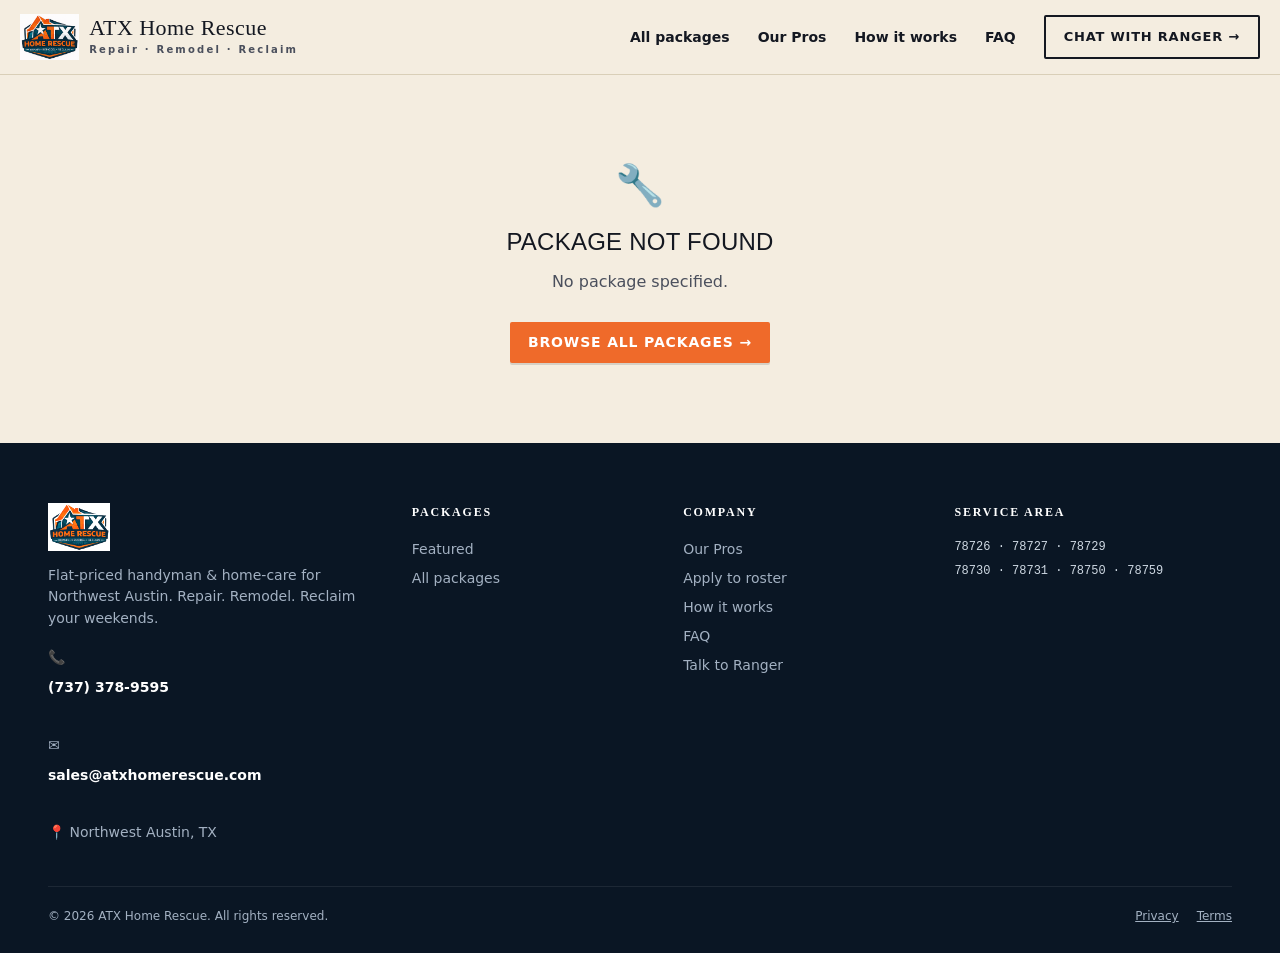
<file: request.html>
<!doctype html>
<html lang="en">
<head>
<meta charset="utf-8"/>
<title>Book a rescue — ATX Home Rescue</title>
<meta name="viewport" content="width=device-width,initial-scale=1"/>
<meta http-equiv="Content-Security-Policy" content="default-src 'self'; style-src 'self' 'unsafe-inline' https://fonts.googleapis.com; font-src 'self' https://fonts.gstatic.com; img-src 'self' data: blob:; script-src 'self'; frame-src https://clienthub.getjobber.com; connect-src 'self'; object-src 'none'; base-uri 'self'; form-action 'self';"/>
<meta http-equiv="Referrer-Policy" content="strict-origin-when-cross-origin"/>
<meta name="description" content="Book a flat-priced handyman rescue in Northwest Austin. Select your package, pick a few dates, and confirm with Jobber."/>
<meta name="robots" content="noindex"/>
<link rel="canonical" href="https://atxhomerescue.com/request.html"/>
<link rel="icon" href="assets/logo.png"/>
<link rel="apple-touch-icon" href="assets/logo.png"/>
<link rel="stylesheet" href="styles/tokens.css"/>
<link rel="stylesheet" href="styles/base.css"/>
<link rel="stylesheet" href="styles/layout.css"/>
<link rel="stylesheet" href="styles/request.css"/>
</head>
<body>

<header class="site">
  <div class="container nav">
    <a href="index.html" class="brand">
      <img src="assets/logo.png" alt="ATX Home Rescue"/>
      <div>
        <div class="wordmark">ATX Home Rescue</div>
        <div class="tag">Repair · Remodel · Reclaim</div>
      </div>
    </a>
    <nav class="nav-links">
      <a href="packages.html">All packages</a>
      <a href="pros.html">Our Pros</a>
      <a href="index.html#how">How it works</a>
      <a href="index.html#faq">FAQ</a>
    </nav>
    <a href="booking.html" class="btn ghost" style="font-size:13px">Chat with Ranger →</a>
  </div>
</header>

<!-- Loading state -->
<div id="reqLoading" style="text-align:center;padding:80px 28px;color:var(--ink-soft)">Loading…</div>

<!-- Error state -->
<div id="reqLoadError" style="display:none;max-width:480px;margin:80px auto;padding:0 28px;text-align:center">
  <div style="font-size:40px;margin-bottom:16px">🔧</div>
  <h2 class="slab" style="margin:0 0 10px">Package not found</h2>
  <p class="req-load-msg" style="color:var(--ink-soft);margin-bottom:6px">That package doesn't exist in our catalog.</p>
  <p class="req-load-sub" style="color:var(--ink-soft);font-size:13px;margin-bottom:28px"></p>
  <a href="packages.html" class="btn">Browse all packages →</a>
</div>

<!-- Main form shell (hidden until catalog loads) -->
<div id="reqShell" class="req-shell" style="display:none">

  <!-- ===== FORM SIDE ===== -->
  <main>
    <div style="margin-bottom:28px">
      <div style="font-family:'Oswald';text-transform:uppercase;letter-spacing:.18em;font-size:12px;color:var(--orange);margin-bottom:6px">Direct booking</div>
      <h1 class="slab" style="font-size:40px;margin:0 0 10px">Book this rescue</h1>
      <a href="booking.html" style="font-size:13px;color:var(--ink-soft);text-decoration:underline">Not sure what you need? Chat with Ranger →</a>
    </div>

    <form id="reqForm" novalidate>

      <!-- Add-ons -->
      <div id="reqAddOnsSection">
        <div class="req-form-heading">Add-ons (optional, max 2)</div>
        <div class="req-addon-section">
          <div id="reqAddOnsContainer"></div>
          <div class="req-addon-maxnote" id="reqAddonMaxNote">Max 2 add-ons per booking.</div>
        </div>
      </div>

      <!-- Contact info -->
      <div class="req-form-heading">Your contact info</div>
      <div class="req-field-group">
        <div class="req-field">
          <label for="reqFirstName">First name *</label>
          <input id="reqFirstName" type="text" autocomplete="given-name" required/>
        </div>
        <div class="req-field">
          <label for="reqLastName">Last name *</label>
          <input id="reqLastName" type="text" autocomplete="family-name" required/>
        </div>
        <div class="req-field">
          <label for="reqPhone">Phone *</label>
          <input id="reqPhone" type="tel" autocomplete="tel" placeholder="(512) 555-0100" required/>
        </div>
        <div class="req-field">
          <label for="reqEmail">Email *</label>
          <input id="reqEmail" type="email" autocomplete="email" required/>
        </div>
      </div>

      <!-- Service address -->
      <div class="req-form-heading">Service address</div>
      <div class="req-field-group">
        <div class="req-field full">
          <label for="reqStreet">Street address *</label>
          <input id="reqStreet" type="text" autocomplete="street-address" required/>
        </div>
        <div class="req-field full">
          <label for="reqUnit">Unit / Apt (optional)</label>
          <input id="reqUnit" type="text" autocomplete="address-line2"/>
        </div>
        <div class="req-field">
          <label for="reqCity">City *</label>
          <input id="reqCity" type="text" autocomplete="address-level2" required/>
        </div>
        <div class="req-field">
          <label for="reqState">State *</label>
          <input id="reqState" type="text" autocomplete="address-level1" value="TX" required style="max-width:80px"/>
        </div>
        <div class="req-field">
          <label for="reqZip">ZIP code *</label>
          <input id="reqZip" type="text" autocomplete="postal-code" inputmode="numeric" maxlength="5" required/>
          <span class="field-error" id="reqZipError">We only serve 78726, 78727, 78729, 78730, 78731, 78750, 78759.</span>
        </div>
      </div>

      <!-- Preferred dates -->
      <div class="req-form-heading">Preferred dates (pick up to 3)</div>
      <p style="font-size:13px;color:var(--ink-soft);margin-bottom:12px">Give us a few options and we'll confirm whichever fits best — no phone tag.</p>
      <div class="req-slot-list" id="reqSlotList"></div>
      <button type="button" class="req-add-slot" id="reqAddSlot">+ Add another date</button>

      <!-- Notes -->
      <div class="req-form-heading" style="margin-top:28px">Notes for the crew (optional)</div>
      <div class="req-field full">
        <textarea id="reqNotes" rows="3" maxlength="500" placeholder="Anything we should know — access codes, parking, specific concerns…"></textarea>
      </div>

      <!-- Photos -->
      <div class="req-form-heading">Photos (optional)</div>
      <p style="font-size:13px;color:var(--ink-soft);margin-bottom:10px">You'll re-attach these in the Jobber form — they help the crew prepare.</p>
      <div class="req-photos-wrap" id="reqPhotosDrop" onclick="document.getElementById('reqPhotosInput').click()">
        <span>📎 Tap to attach photos</span>
        <input id="reqPhotosInput" type="file" accept="image/*" multiple/>
        <div class="req-photo-list" id="reqPhotoList"></div>
      </div>

      <!-- Submit -->
      <div class="req-submit-row">
        <button type="submit" class="btn req-submit-btn">Review &amp; confirm →</button>
        <div class="req-form-error" id="reqFormError"></div>
      </div>

    </form>
  </main>

  <!-- ===== PACKAGE SUMMARY ASIDE ===== -->
  <aside class="req-aside">
    <div class="panel">
      <div class="req-pkg-emoji" id="reqPkgEmoji"></div>
      <h2 class="req-pkg-name" id="reqPkgName"></h2>
      <div class="req-pkg-badge" id="reqPkgBadge" style="display:none"></div>
      <p class="req-pkg-desc" id="reqPkgDesc"></p>

      <div class="req-addon-rows" id="reqAddonRows"></div>

      <div class="req-total-bar">
        <div class="req-total-lbl">Total</div>
        <div>
          <div class="req-total-val" id="reqTotalVal">—</div>
          <div class="req-total-dur" id="reqTotalDur"></div>
        </div>
      </div>

      <div style="display:none" id="reqPkgInclWrap">
        <div style="font-family:'Oswald';text-transform:uppercase;font-size:11px;letter-spacing:.14em;color:var(--ink-soft);margin:14px 0 6px">What's included</div>
        <ul class="req-pkg-incl" id="reqPkgIncl"></ul>
      </div>

      <div id="reqPkgNotes" style="display:none;font-size:12px;color:var(--ink-soft);font-style:italic;margin-top:12px;line-height:1.5"></div>
    </div>

    <div style="margin-top:16px;font-size:12px;color:var(--ink-soft);line-height:1.6;padding:0 2px">
      Flat price. Materials included unless noted.<br/>
      After we confirm your quote, a small deposit holds your slot — balance due when the job is done.
    </div>
  </aside>

</div><!-- /req-shell -->

<!-- ===== HANDOFF SCREEN ===== -->
<div id="reqHandoff" class="req-handoff">
  <main>
    <h2 class="req-handoff-head">✅ Almost done</h2>
    <p class="req-handoff-sub">Fill in the Jobber form below to lock in your request. Your details are shown on the right for reference — Jobber will ask for them again.</p>

    <div class="req-jobber-wrap">
      <iframe id="reqJobberIframe" src="about:blank"
        class="req-jobber-iframe"
        title="Confirm your request — Jobber"
        allow="camera; microphone; clipboard-write"
        referrerpolicy="no-referrer-when-downgrade"></iframe>
    </div>

    <div class="req-finish-row">
      <button class="btn req-finish-btn" id="reqFinishBtn" disabled>I've submitted the form →</button>
      <div class="req-finish-hint">Click this after you submit the Jobber form above.</div>
    </div>
  </main>

  <aside>
    <div class="req-recap-panel">
      <div class="req-recap-head">Your details</div>
      <div id="reqRecapRows"></div>
    </div>
  </aside>
</div>

<!-- ===== DONE SCREEN ===== -->
<div class="req-done" id="reqDone">
  <div class="req-done-icon">🎉</div>
  <h2>You're all set!</h2>
  <p>We'll confirm your slot and send a small deposit invoice once the date is locked. Questions? Call <a href="tel:+17373789595">(737) 378-9595</a>.</p>
  <a href="index.html" class="btn">← Back to home</a>
</div>

<!-- FOOTER -->
<footer class="site">
  <div class="container">
    <div class="foot-grid">
      <div class="foot-brand">
        <img src="assets/logo.png" alt="ATX Home Rescue"/>
        <p>Flat-priced handyman &amp; home-care for Northwest Austin. Repair. Remodel. Reclaim your weekends.</p>
        <div class="foot-contact">
          📞 <a href="tel:+17373789595">(737) 378-9595</a><br/>
          ✉ <a href="mailto:sales@atxhomerescue.com">sales@atxhomerescue.com</a><br/>
          📍 Northwest Austin, TX
        </div>
      </div>
      <div>
        <h5>Packages</h5>
        <a href="index.html#packages">Featured</a>
        <a href="packages.html">All packages</a>
      </div>
      <div>
        <h5>Company</h5>
        <a href="pros.html">Our Pros</a>
        <a href="pros.html#apply">Apply to roster</a>
        <a href="index.html#how">How it works</a>
        <a href="index.html#faq">FAQ</a>
        <a href="booking.html">Talk to Ranger</a>
      </div>
      <div>
        <h5>Service area</h5>
        <div class="mono" style="font-size:12px;line-height:2;color:#cfd9e3">
          78726 · 78727 · 78729<br/>
          78730 · 78731 · 78750 · 78759
        </div>
      </div>
    </div>
    <div class="foot-bottom">
      <div>© 2026 ATX Home Rescue. All rights reserved.</div>
      <div style="display:flex;gap:18px">
        <a href="privacy.html">Privacy</a>
        <a href="terms.html">Terms</a>
      </div>
    </div>
  </div>
</footer>

<script src="scripts/i18n.js"></script>
<script src="scripts/jobber-config.js"></script>
<script src="scripts/request.js"></script>
</body>
</html>
</file>
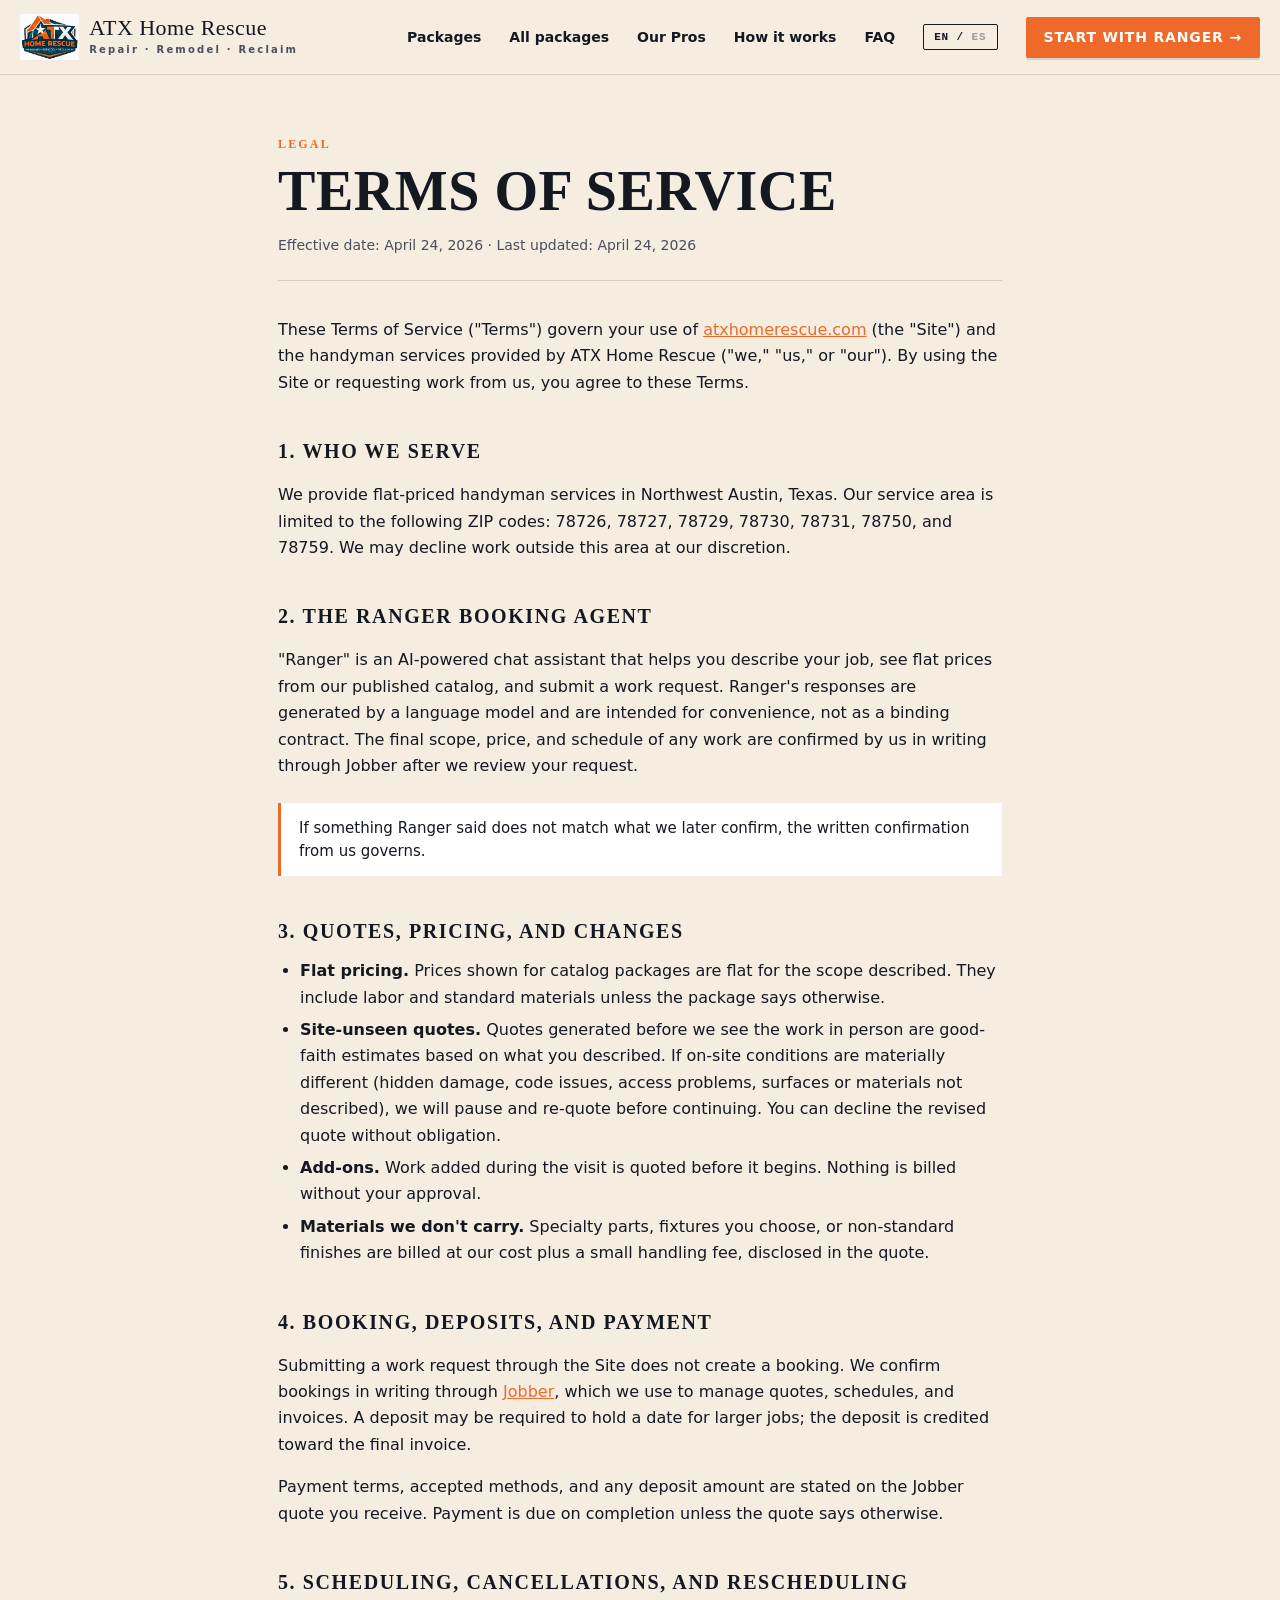
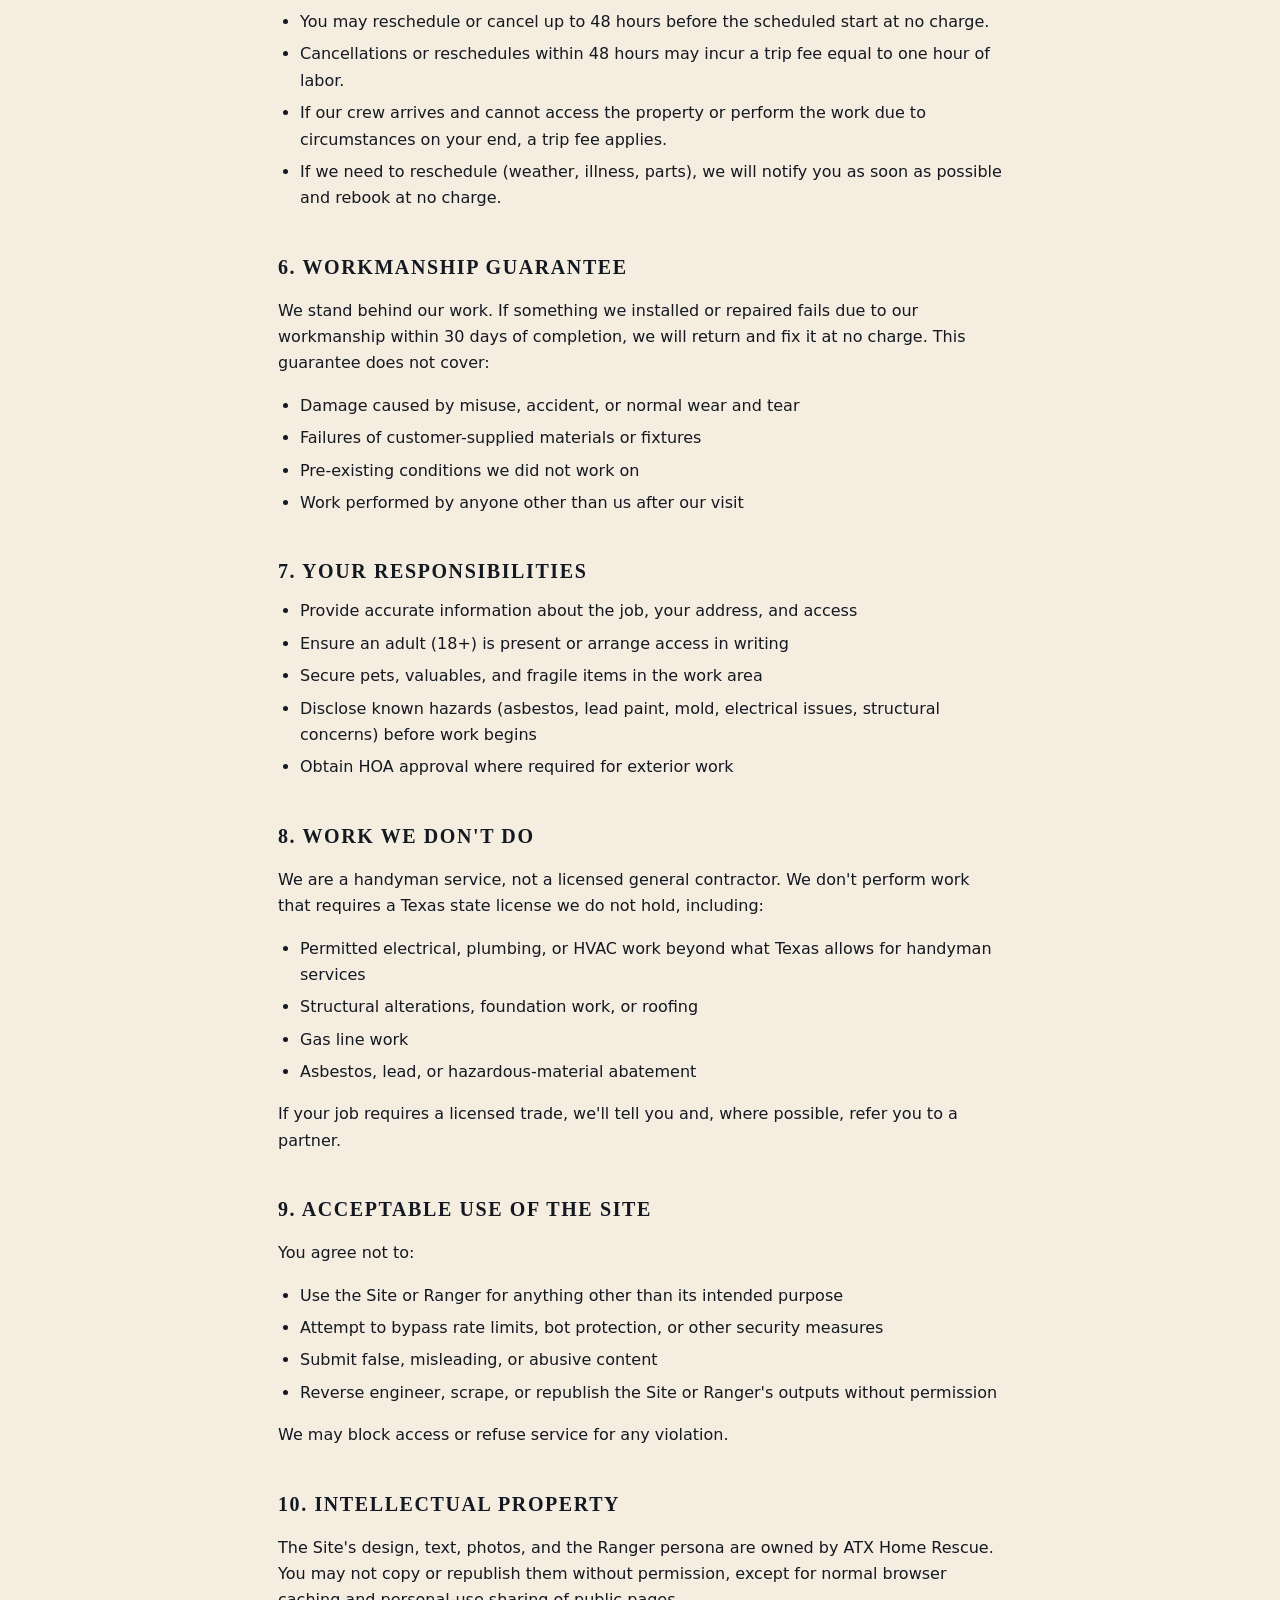
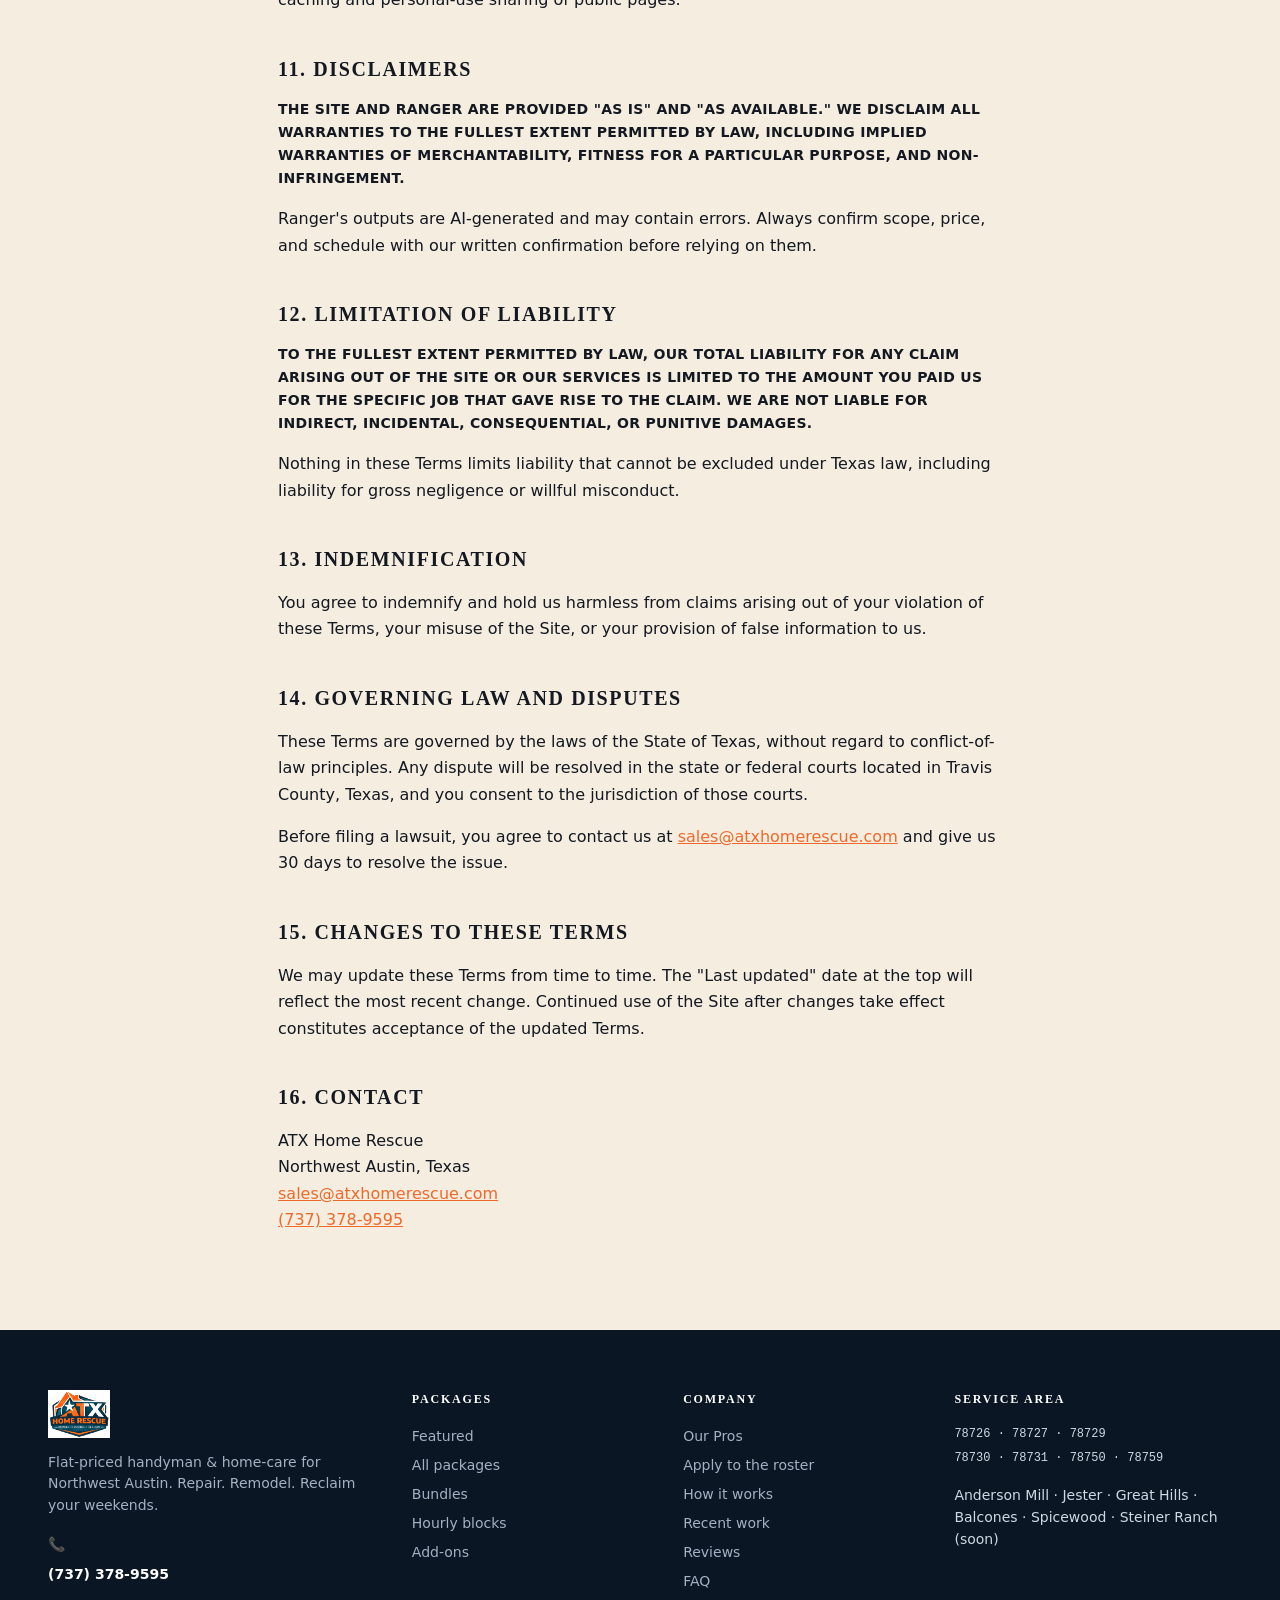
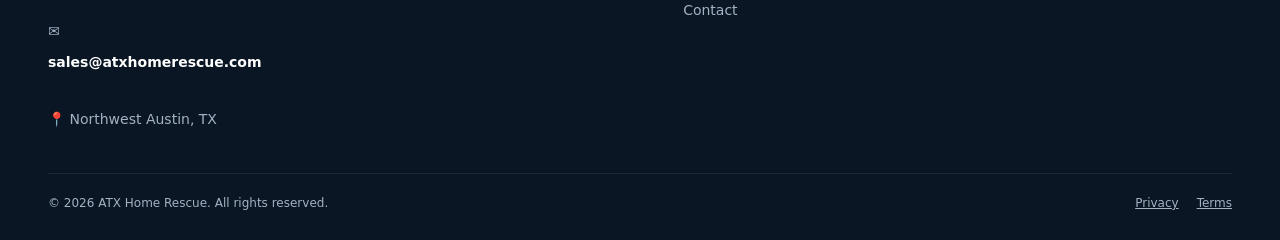
<file: terms.html>
<!doctype html>
<html lang="en">
<head>
<meta charset="utf-8"/>
<title>Terms of Service — ATX Home Rescue</title>
<meta name="viewport" content="width=device-width,initial-scale=1"/>
<meta http-equiv="Content-Security-Policy" content="default-src 'self'; style-src 'self' 'unsafe-inline' https://fonts.googleapis.com; font-src 'self' https://fonts.gstatic.com; img-src 'self' data:; script-src 'self'; frame-src 'none'; connect-src 'self'; object-src 'none'; base-uri 'self'; form-action 'self';"/>
<meta http-equiv="Referrer-Policy" content="strict-origin-when-cross-origin"/>
<meta name="description" content="Terms governing your use of atxhomerescue.com and the flat-priced handyman services we provide in Northwest Austin."/>
<meta name="robots" content="index,follow"/>
<link rel="canonical" href="https://atxhomerescue.com/terms.html"/>
<link rel="icon" href="assets/logo.png"/>
<link rel="apple-touch-icon" href="assets/logo.png"/>

<link rel="stylesheet" href="styles/tokens.css"/>
<link rel="stylesheet" href="styles/base.css"/>
<link rel="stylesheet" href="styles/layout.css"/>
<style>
  .legal { max-width: 780px; margin: 0 auto; padding: 60px 28px 80px; }
  .legal .eyebrow { font-family: 'Oswald'; text-transform: uppercase; letter-spacing: .18em; font-size: 12px; color: var(--orange); font-weight: 700; margin-bottom: 10px; }
  .legal h1 { font-family: 'Anton'; font-size: 56px; line-height: 1; text-transform: uppercase; letter-spacing: .01em; margin: 0 0 16px; }
  .legal .meta { color: var(--ink-soft); font-size: 14px; margin-bottom: 36px; padding-bottom: 24px; border-bottom: 1px solid var(--rule); }
  .legal h2 { font-family: 'Oswald'; text-transform: uppercase; letter-spacing: .08em; font-size: 20px; margin: 40px 0 12px; font-weight: 700; }
  .legal h3 { font-family: 'Archivo'; font-size: 16px; margin: 24px 0 8px; font-weight: 700; }
  .legal p, .legal li { font-size: 16px; line-height: 1.65; color: var(--ink); }
  .legal ul { padding-left: 22px; margin: 8px 0 16px; }
  .legal li { margin-bottom: 6px; }
  .legal a { color: var(--orange); text-decoration: underline; }
  .legal .note { background: #fff; border-left: 3px solid var(--orange); padding: 14px 18px; margin: 24px 0; font-size: 15px; }
  .legal .caps { text-transform: uppercase; font-weight: 700; letter-spacing: .02em; font-size: 14px; }
  @media (max-width: 640px) {
    .legal h1 { font-size: 40px; }
  }
</style>
</head>
<body>

<header class="site">
  <div class="container nav">
    <a href="index.html" class="brand">
      <img src="assets/logo.png" alt="ATX Home Rescue"/>
      <div>
        <div class="wordmark">ATX Home Rescue</div>
        <div class="tag">Repair · Remodel · Reclaim</div>
      </div>
    </a>
    <nav class="nav-links">
      <a href="index.html#packages" data-i18n="pros.nav.packages">Packages</a>
      <a href="packages.html" data-i18n="pros.nav.allpkg">All packages</a>
      <a href="pros.html" data-i18n="pros.nav.pros">Our Pros</a>
      <a href="index.html#how" data-i18n="pros.nav.how">How it works</a>
      <a href="index.html#faq" data-i18n="pros.nav.faq">FAQ</a>
    </nav>
    <button class="lang-toggle" id="langToggle" aria-label="Language"><span class="lang-flag">EN</span> / <span class="lang-flag off">ES</span></button>
    <a href="booking.html" class="btn" data-i18n="pros.nav.cta">Start with Ranger →</a>
  </div>
</header>

<main class="legal">
  <div class="legal-es-notice note" style="display:none;background:#fff;border-left:3px solid var(--orange);padding:14px 18px;margin:0 0 24px;font-size:14px" data-i18n="legal.es.notice">Esta página está disponible solo en inglés. La versión en inglés es la versión legalmente vinculante.</div>
  <div class="eyebrow">Legal</div>
  <h1>Terms of Service</h1>
  <div class="meta">Effective date: April 24, 2026 · Last updated: April 24, 2026</div>

  <p>These Terms of Service ("Terms") govern your use of <a href="https://atxhomerescue.com">atxhomerescue.com</a> (the "Site") and the handyman services provided by ATX Home Rescue ("we," "us," or "our"). By using the Site or requesting work from us, you agree to these Terms.</p>

  <h2>1. Who we serve</h2>
  <p>We provide flat-priced handyman services in Northwest Austin, Texas. Our service area is limited to the following ZIP codes: 78726, 78727, 78729, 78730, 78731, 78750, and 78759. We may decline work outside this area at our discretion.</p>

  <h2>2. The Ranger booking agent</h2>
  <p>"Ranger" is an AI-powered chat assistant that helps you describe your job, see flat prices from our published catalog, and submit a work request. Ranger's responses are generated by a language model and are intended for convenience, not as a binding contract. The final scope, price, and schedule of any work are confirmed by us in writing through Jobber after we review your request.</p>
  <div class="note">If something Ranger said does not match what we later confirm, the written confirmation from us governs.</div>

  <h2>3. Quotes, pricing, and changes</h2>
  <ul>
    <li><b>Flat pricing.</b> Prices shown for catalog packages are flat for the scope described. They include labor and standard materials unless the package says otherwise.</li>
    <li><b>Site-unseen quotes.</b> Quotes generated before we see the work in person are good-faith estimates based on what you described. If on-site conditions are materially different (hidden damage, code issues, access problems, surfaces or materials not described), we will pause and re-quote before continuing. You can decline the revised quote without obligation.</li>
    <li><b>Add-ons.</b> Work added during the visit is quoted before it begins. Nothing is billed without your approval.</li>
    <li><b>Materials we don't carry.</b> Specialty parts, fixtures you choose, or non-standard finishes are billed at our cost plus a small handling fee, disclosed in the quote.</li>
  </ul>

  <h2>4. Booking, deposits, and payment</h2>
  <p>Submitting a work request through the Site does not create a booking. We confirm bookings in writing through <a href="https://getjobber.com" rel="noopener" target="_blank">Jobber</a>, which we use to manage quotes, schedules, and invoices. A deposit may be required to hold a date for larger jobs; the deposit is credited toward the final invoice.</p>
  <p>Payment terms, accepted methods, and any deposit amount are stated on the Jobber quote you receive. Payment is due on completion unless the quote says otherwise.</p>

  <h2>5. Scheduling, cancellations, and rescheduling</h2>
  <ul>
    <li>You may reschedule or cancel up to 48 hours before the scheduled start at no charge.</li>
    <li>Cancellations or reschedules within 48 hours may incur a trip fee equal to one hour of labor.</li>
    <li>If our crew arrives and cannot access the property or perform the work due to circumstances on your end, a trip fee applies.</li>
    <li>If we need to reschedule (weather, illness, parts), we will notify you as soon as possible and rebook at no charge.</li>
  </ul>

  <h2>6. Workmanship guarantee</h2>
  <p>We stand behind our work. If something we installed or repaired fails due to our workmanship within 30 days of completion, we will return and fix it at no charge. This guarantee does not cover:</p>
  <ul>
    <li>Damage caused by misuse, accident, or normal wear and tear</li>
    <li>Failures of customer-supplied materials or fixtures</li>
    <li>Pre-existing conditions we did not work on</li>
    <li>Work performed by anyone other than us after our visit</li>
  </ul>

  <h2>7. Your responsibilities</h2>
  <ul>
    <li>Provide accurate information about the job, your address, and access</li>
    <li>Ensure an adult (18+) is present or arrange access in writing</li>
    <li>Secure pets, valuables, and fragile items in the work area</li>
    <li>Disclose known hazards (asbestos, lead paint, mold, electrical issues, structural concerns) before work begins</li>
    <li>Obtain HOA approval where required for exterior work</li>
  </ul>

  <h2>8. Work we don't do</h2>
  <p>We are a handyman service, not a licensed general contractor. We don't perform work that requires a Texas state license we do not hold, including:</p>
  <ul>
    <li>Permitted electrical, plumbing, or HVAC work beyond what Texas allows for handyman services</li>
    <li>Structural alterations, foundation work, or roofing</li>
    <li>Gas line work</li>
    <li>Asbestos, lead, or hazardous-material abatement</li>
  </ul>
  <p>If your job requires a licensed trade, we'll tell you and, where possible, refer you to a partner.</p>

  <h2>9. Acceptable use of the Site</h2>
  <p>You agree not to:</p>
  <ul>
    <li>Use the Site or Ranger for anything other than its intended purpose</li>
    <li>Attempt to bypass rate limits, bot protection, or other security measures</li>
    <li>Submit false, misleading, or abusive content</li>
    <li>Reverse engineer, scrape, or republish the Site or Ranger's outputs without permission</li>
  </ul>
  <p>We may block access or refuse service for any violation.</p>

  <h2>10. Intellectual property</h2>
  <p>The Site's design, text, photos, and the Ranger persona are owned by ATX Home Rescue. You may not copy or republish them without permission, except for normal browser caching and personal-use sharing of public pages.</p>

  <h2>11. Disclaimers</h2>
  <p class="caps">The Site and Ranger are provided "as is" and "as available." We disclaim all warranties to the fullest extent permitted by law, including implied warranties of merchantability, fitness for a particular purpose, and non-infringement.</p>
  <p>Ranger's outputs are AI-generated and may contain errors. Always confirm scope, price, and schedule with our written confirmation before relying on them.</p>

  <h2>12. Limitation of liability</h2>
  <p class="caps">To the fullest extent permitted by law, our total liability for any claim arising out of the Site or our services is limited to the amount you paid us for the specific job that gave rise to the claim. We are not liable for indirect, incidental, consequential, or punitive damages.</p>
  <p>Nothing in these Terms limits liability that cannot be excluded under Texas law, including liability for gross negligence or willful misconduct.</p>

  <h2>13. Indemnification</h2>
  <p>You agree to indemnify and hold us harmless from claims arising out of your violation of these Terms, your misuse of the Site, or your provision of false information to us.</p>

  <h2>14. Governing law and disputes</h2>
  <p>These Terms are governed by the laws of the State of Texas, without regard to conflict-of-law principles. Any dispute will be resolved in the state or federal courts located in Travis County, Texas, and you consent to the jurisdiction of those courts.</p>
  <p>Before filing a lawsuit, you agree to contact us at <a href="mailto:sales@atxhomerescue.com">sales@atxhomerescue.com</a> and give us 30 days to resolve the issue.</p>

  <h2>15. Changes to these Terms</h2>
  <p>We may update these Terms from time to time. The "Last updated" date at the top will reflect the most recent change. Continued use of the Site after changes take effect constitutes acceptance of the updated Terms.</p>

  <h2>16. Contact</h2>
  <p>
    ATX Home Rescue<br/>
    Northwest Austin, Texas<br/>
    <a href="mailto:sales@atxhomerescue.com">sales@atxhomerescue.com</a><br/>
    <a href="tel:+17373789595">(737) 378-9595</a>
  </p>
</main>

<!-- FOOTER -->
<footer class="site">
  <div class="container">
    <div class="foot-grid">
      <div class="foot-brand">
        <img src="assets/logo.png" alt="ATX Home Rescue"/>
        <p data-i18n="pros.foot.lede">Flat-priced handyman &amp; home-care for Northwest Austin. Repair. Remodel. Reclaim your weekends.</p>
        <div class="foot-contact">
          📞 <a href="tel:+17373789595">(737) 378-9595</a><br/>
          ✉ <a href="mailto:sales@atxhomerescue.com">sales@atxhomerescue.com</a><br/>
          📍 Northwest Austin, TX
        </div>
      </div>
      <div>
        <h5 data-i18n="pros.nav.packages">Packages</h5>
        <a href="index.html#packages">Featured</a>
        <a href="packages.html" data-i18n="pros.nav.allpkg">All packages</a>
        <a href="packages.html?cat=bundles">Bundles</a>
        <a href="packages.html?cat=hourly">Hourly blocks</a>
        <a href="packages.html?cat=addon">Add-ons</a>
      </div>
      <div>
        <h5>Company</h5>
        <a href="pros.html" data-i18n="pros.nav.pros">Our Pros</a>
        <a href="pros.html#apply" data-i18n="pros.foot.apply">Apply to roster</a>
        <a href="index.html#how" data-i18n="pros.nav.how">How it works</a>
        <a href="index.html#gallery">Recent work</a>
        <a href="index.html#reviews">Reviews</a>
        <a href="index.html#faq" data-i18n="pros.nav.faq">FAQ</a>
        <a href="booking.html">Contact</a>
      </div>
      <div>
        <h5 data-i18n="pros.foot.h.area">Service area</h5>
        <div class="mono" style="font-size:12px;line-height:2;color:#cfd9e3">
          78726 · 78727 · 78729<br/>
          78730 · 78731 · 78750 · 78759<br/>
        </div>
        <div style="margin-top:14px;color:#cfd9e3;line-height:1.6" data-i18n-html="pros.foot.area.neighbor">
          Anderson Mill · Jester · Great Hills ·<br/>
          Balcones · Spicewood · Steiner Ranch (soon)
        </div>
      </div>
    </div>
    <div class="foot-bottom">
      <div data-i18n="pros.foot.copy">© 2026 ATX Home Rescue. All rights reserved.</div>
      <div style="display:flex;gap:18px">
        <a href="privacy.html" data-i18n="pros.foot.privacy">Privacy</a>
        <a href="terms.html" data-i18n="pros.foot.terms">Terms</a>
      </div>
    </div>
  </div>
</footer>

<script src="scripts/i18n.js"></script>
<script src="scripts/legal-and-404.js"></script>
</body>
</html>
</file>
<file: styles/tokens.css>
/* ATX Home Rescue — Design Tokens */
@import url('https://fonts.googleapis.com/css2?family=Anton&family=Oswald:wght@500;600;700&family=Archivo:wght@400;500;600;700;800;900&family=JetBrains+Mono:wght@400;700&family=Caveat:wght@700&display=swap');

:root {
  --navy:      #1e3a57;
  --navy-deep: #14293f;
  --navy-ink:  #0d1e2f;
  --orange:    #ef6a2a;
  --orange-hot:#e85a1a;
  --cream:     #f4ede0;
  --cream-2:   #ece3d1;
  --ink:       #141821;
  --ink-soft:  #4a4f5c;
  --rule:      #d9cfb8;
  --green:     #2bb673;
  --star:      #ffd66b;
}
</file>
<file: styles/base.css>
/* ATX Home Rescue — Base reset, typography utilities, shared components */

/* ---------- Reset ---------- */
*, *::before, *::after { box-sizing: border-box; }
html, body { margin: 0; padding: 0; }
img { max-width: 100%; display: block; }
a { color: inherit; }

body {
  font-family: 'Archivo', system-ui, sans-serif;
  color: var(--ink);
  background: var(--cream);
  line-height: 1.5;
  -webkit-font-smoothing: antialiased;
}

/* ---------- Typography utilities ---------- */
.slab  { font-family: 'Anton', 'Oswald', sans-serif; font-weight: 400; letter-spacing: .01em; line-height: .95; text-transform: uppercase; }
.os    { font-family: 'Oswald', sans-serif; text-transform: uppercase; letter-spacing: .08em; font-weight: 600; }
.mono  { font-family: 'JetBrains Mono', monospace; }
.caveat{ font-family: 'Caveat', cursive; }

/* ---------- Container ---------- */
.container { max-width: 1240px; margin: 0 auto; padding: 0 28px; }

/* ---------- Buttons ---------- */
.btn {
  display: inline-flex;
  align-items: center;
  gap: 8px;
  background: var(--orange);
  color: #fff;
  padding: 10px 18px;
  border-radius: 2px;
  font-weight: 700;
  font-size: 14px;
  font-family: inherit;
  text-decoration: none;
  border: none;
  cursor: pointer;
  text-transform: uppercase;
  letter-spacing: .06em;
  box-shadow: 0 2px 0 rgba(0,0,0,.12);
  transition: transform .15s, background .15s;
}
.btn:hover { background: var(--orange-hot); transform: translateY(-1px); }
.btn.lg    { padding: 14px 22px; font-size: 15px; }
.btn.ghost { background: transparent; color: var(--ink); border: 2px solid var(--ink); box-shadow: none; }
.btn.ghost:hover { background: var(--ink); color: #fff; transform: translateY(-1px); }
.btn.navy  { background: var(--navy); color: #fff; }
.btn.navy:hover { background: var(--navy-deep); }
.btn.wide  { width: 100%; justify-content: center; }

/* ---------- Language toggle ---------- */
.lang-toggle {
  background: transparent;
  border: 1.5px solid var(--ink);
  padding: 6px 10px;
  font-family: 'JetBrains Mono', monospace;
  font-size: 11px;
  font-weight: 700;
  letter-spacing: .08em;
  cursor: pointer;
  border-radius: 2px;
  color: var(--ink);
}
.lang-toggle .lang-flag.off { color: var(--ink-soft); opacity: .5; }
.lang-toggle:hover { background: var(--ink); color: #fff; }
.lang-toggle:hover .lang-flag.off { color: #fff; opacity: .7; }

/* ---------- Live indicator dot ---------- */
.dot-live {
  width: 8px; height: 8px;
  border-radius: 50%;
  background: var(--green);
  box-shadow: 0 0 0 3px rgba(43,182,115,.2);
  margin-left: auto;
}

/* ---------- Shared chat bubble & suggestions ---------- */
.bubble {
  background: #fff;
  border: 1px solid var(--rule);
  padding: 10px 12px;
  border-radius: 14px 14px 14px 4px;
  font-size: 14px;
  line-height: 1.4;
  max-width: 85%;
  margin-bottom: 10px;
}
.bubble.me {
  background: var(--navy);
  color: #fff;
  margin-left: auto;
  border-radius: 14px 14px 4px 14px;
  border-color: var(--navy);
}

.suggestions { display: flex; flex-wrap: wrap; gap: 6px; margin: 4px 0 10px; }
.sug {
  background: #fff;
  border: 1px solid var(--rule);
  padding: 6px 10px;
  border-radius: 100px;
  font-size: 12px;
  font-weight: 600;
  cursor: pointer;
  font-family: inherit;
  transition: all .15s;
}
.sug:hover { background: var(--orange); color: #fff; border-color: var(--orange); }
</file>
<file: styles/layout.css>
/* ATX Home Rescue — Shared layout: header, footer */

/* ---------- Header ---------- */
header.site {
  background: var(--cream);
  border-bottom: 1px solid var(--rule);
  position: sticky;
  top: 0;
  z-index: 50;
  backdrop-filter: blur(6px);
}
.nav { display: flex; align-items: center; gap: 28px; padding: 14px 0; }
.brand { display: flex; align-items: center; gap: 10px; text-decoration: none; color: var(--ink); }
.brand img { height: 46px; width: auto; }
.brand .wordmark { font-family: 'Anton'; font-size: 22px; letter-spacing: .02em; line-height: 1; }
.brand .tag { font-size: 10px; letter-spacing: .22em; color: var(--ink-soft); margin-top: 3px; font-weight: 600; }
.nav-links { display: flex; gap: 28px; margin-left: auto; }
.nav-links a { text-decoration: none; font-weight: 600; font-size: 14px; color: var(--ink); }
.nav-links a:hover { color: var(--orange); }
.nav-phone { display: flex; align-items: center; gap: 8px; font-weight: 700; font-size: 14px; color: var(--ink); text-decoration: none; }
.nav-phone svg { width: 14px; height: 14px; }

/* Booking page has a simpler back-link style */
.back { font-size: 13px; font-weight: 600; text-decoration: none; color: var(--ink-soft); margin-left: 20px; }
.back:hover { color: var(--orange); }

/* ---------- Footer ---------- */
footer.site { background: #0a1624; color: #a3b1c2; padding: 60px 0 28px; font-size: 14px; }
.foot-grid {
  display: grid;
  grid-template-columns: 1.4fr 1fr 1fr 1.2fr;
  gap: 40px;
  margin-bottom: 40px;
}
.foot-grid h5 { font-family: 'Oswald'; text-transform: uppercase; letter-spacing: .15em; font-size: 12px; color: #fff; margin: 0 0 14px; font-weight: 700; }
.foot-grid a { display: block; color: #a3b1c2; text-decoration: none; padding: 4px 0; }
.foot-grid a:hover { color: var(--orange); }
.foot-brand img { height: 48px; filter: brightness(1.1); }
.foot-brand p { margin: 14px 0; max-width: 340px; line-height: 1.55; }
.foot-contact { line-height: 1.9; }
.foot-contact a { color: #fff; font-weight: 700; }
.foot-bottom {
  border-top: 1px solid rgba(255,255,255,.08);
  padding-top: 20px;
  display: flex;
  justify-content: space-between;
  align-items: center;
  gap: 20px;
  flex-wrap: wrap;
  font-size: 12px;
}

/* ---------- Responsive (header/footer) ---------- */
@media (max-width: 960px) {
  .nav-links { display: none; }
  .foot-grid { grid-template-columns: 1fr 1fr; }
}
@media (max-width: 640px) {
  .foot-grid { grid-template-columns: 1fr; }
}
</file>
<file: styles/homepage.css>
/* ATX Home Rescue — Homepage-specific styles */

/* ---------- Announcement banner ---------- */
.announce {
  background: var(--navy-ink);
  color: #fff;
  font-size: 13px;
  padding: 7px 0;
  text-align: center;
  letter-spacing: .03em;
  border-bottom: 1px solid rgba(255,255,255,.08);
}
.announce b { color: var(--star); }

/* ---------- Hero ---------- */
.hero {
  background: var(--navy);
  color: #fff;
  position: relative;
  overflow: hidden;
  padding: 72px 0 90px;
}
.hero::before {
  content: "";
  position: absolute; inset: 0;
  pointer-events: none;
  background:
    radial-gradient(1200px 400px at 85% -10%, rgba(239,106,42,.22), transparent 60%),
    radial-gradient(800px 300px at 10% 110%, rgba(255,214,107,.08), transparent 60%);
}
.hero::after {
  content: "";
  position: absolute; inset: 0;
  pointer-events: none;
  opacity: .25;
  mix-blend-mode: overlay;
  background-image: url("data:image/svg+xml;utf8,<svg xmlns='http://www.w3.org/2000/svg' width='240' height='240'><filter id='n'><feTurbulence type='fractalNoise' baseFrequency='0.85' numOctaves='2' stitchTiles='stitch'/><feColorMatrix values='0 0 0 0 0 0 0 0 0 0 0 0 0 0 0 0 0 0 .45 0'/></filter><rect width='240' height='240' filter='url(%23n)'/></svg>");
}
.hero .container { position: relative; z-index: 2; }
.hero-grid { display: grid; grid-template-columns: 1.15fr 1fr; gap: 56px; align-items: center; }

.eyebrow {
  display: inline-flex;
  align-items: center;
  gap: 10px;
  font-family: 'Oswald';
  text-transform: uppercase;
  letter-spacing: .25em;
  font-size: 12px;
  color: var(--star);
  font-weight: 600;
  margin-bottom: 22px;
}
.eyebrow::before { content: ""; width: 28px; height: 2px; background: var(--star); }
.eyebrow-dark { color: var(--orange); }
.eyebrow-dark::before { background: var(--orange); }

.hero h1 {
  font-family: 'Anton'; font-weight: 400;
  font-size: clamp(48px, 5.8vw, 88px);
  line-height: 1.02;
  margin: 0 0 28px;
  letter-spacing: .005em;
  padding-bottom: 6px;
  transition: opacity .3s ease;
}
.hero h1 .hi   { color: var(--orange); display: inline-block; }
.hero h1 .strike {
  text-decoration: line-through;
  text-decoration-thickness: 4px;
  text-decoration-color: var(--orange);
  color: #a8b7c7;
}
.hero p.lede { font-size: 19px; line-height: 1.5; color: #cfd9e3; max-width: 520px; margin: 0 0 28px; }
.hero-ctas { display: flex; gap: 12px; flex-wrap: wrap; margin-bottom: 26px; }
.hero-stats { display: flex; gap: 28px; color: #aebcc9; font-size: 13px; flex-wrap: wrap; }
.hero-stats b { display: block; font-family: 'Anton'; color: #fff; font-size: 26px; line-height: 1; margin-bottom: 3px; letter-spacing: .02em; }

/* ---------- Hero chat card ---------- */
.chat {
  background: #fff;
  color: var(--ink);
  border-radius: 14px;
  box-shadow: 0 30px 60px -20px rgba(0,0,0,.45), 0 0 0 1px rgba(255,255,255,.06);
  overflow: hidden;
  transform: rotate(.4deg);
}
.chat .chat-head {
  display: flex; align-items: center; gap: 10px;
  padding: 14px 16px;
  background: linear-gradient(180deg, #fff, #faf6ed);
  border-bottom: 1px solid var(--rule);
}
.chat .avatar {
  width: 36px; height: 36px; border-radius: 50%;
  background: linear-gradient(135deg, var(--orange), var(--orange-hot));
  color: #fff;
  display: flex; align-items: center; justify-content: center;
  font-weight: 800; font-family: 'Anton'; font-size: 17px;
  box-shadow: inset 0 0 0 2px #fff;
}
.chat .chat-head .name { font-weight: 800; font-size: 14px; line-height: 1.1; }
.chat .chat-head .name small { display: block; font-weight: 500; color: var(--ink-soft); font-size: 11px; margin-top: 2px; letter-spacing: .04em; }
.chat .chat-body { padding: 16px; background: #faf6ed; min-height: 200px; }
.chat .bubble { max-width: 85%; }
.chat .chat-input {
  display: flex; align-items: center; gap: 8px;
  padding: 10px 12px; background: #fff;
  border-top: 1px solid var(--rule);
}
.chat .chat-input input {
  flex: 1; border: none; outline: none;
  font-size: 14px; font-family: inherit; background: transparent;
}
.chat .chat-input .icons { display: flex; gap: 8px; color: var(--ink-soft); }
.chat .chat-input .send {
  background: var(--orange); color: #fff; border: none; border-radius: 50%;
  width: 32px; height: 32px; cursor: pointer;
  display: flex; align-items: center; justify-content: center;
}
.chat .chat-foot {
  padding: 8px 14px; font-size: 11px; color: var(--ink-soft);
  border-top: 1px solid var(--rule); background: #fff;
  display: flex; align-items: center; gap: 8px;
}

/* ---------- Trust strip ---------- */
.trust {
  background: var(--cream-2);
  border-bottom: 1px solid var(--rule);
  padding: 18px 0;
}
.trust-row { display: flex; flex-wrap: wrap; justify-content: space-between; gap: 24px; align-items: center; }
.trust-item { display: flex; align-items: center; gap: 10px; font-size: 13px; font-weight: 600; color: var(--ink); }
.trust-item svg { width: 22px; height: 22px; flex-shrink: 0; color: var(--orange); }

/* ---------- Section shells ---------- */
.section { padding: 84px 0; }
.section.tight { padding: 60px 0; }
.section.cream2 { background: var(--cream-2); }
.section.dark { background: var(--navy-deep); color: #fff; }
.section.navy { background: var(--navy); color: #fff; }

.sec-head { display: flex; align-items: flex-end; justify-content: space-between; gap: 32px; flex-wrap: wrap; margin-bottom: 40px; }
.sec-head h2 {
  font-family: 'Anton'; font-weight: 400;
  font-size: clamp(40px, 4.6vw, 64px);
  line-height: .95; margin: 0;
  letter-spacing: .005em; text-transform: uppercase; max-width: 760px;
}
.sec-head h2 .hi { color: var(--orange); }
.sec-head .sub { max-width: 460px; font-size: 16px; color: var(--ink-soft); line-height: 1.5; }
.section.dark .sec-head .sub { color: #b8c4d0; }

/* ---------- ZIP band ---------- */
.zipband {
  background: #fff;
  border-top: 4px solid var(--orange);
  border-bottom: 1px solid var(--rule);
  padding: 32px 0;
}
.zip-row { display: flex; align-items: center; gap: 28px; flex-wrap: wrap; }
.zip-row h3 { font-family: 'Anton'; font-size: 32px; line-height: 1; margin: 0; letter-spacing: .01em; text-transform: uppercase; }
.zip-row h3 .hi { color: var(--orange); }
.zip-row p { color: var(--ink-soft); font-size: 14px; margin: 4px 0 0; max-width: 360px; }
.zip-form { display: flex; gap: 8px; margin-left: auto; align-items: center; flex-wrap: wrap; }
.zip-input {
  border: 2px solid var(--ink); padding: 10px 16px;
  font-size: 18px; font-weight: 700;
  font-family: 'JetBrains Mono'; letter-spacing: .1em;
  width: 140px; outline: none; background: var(--cream);
}
.zip-input:focus { border-color: var(--orange); }
.zips { font-size: 12px; color: var(--ink-soft); margin-top: 10px; width: 100%; }
.zips code { background: var(--cream); padding: 2px 6px; margin-right: 4px; border: 1px solid var(--rule); font-family: 'JetBrains Mono'; }

/* ---------- Category tabs ---------- */
.cat-tabs { display: flex; gap: 8px; flex-wrap: wrap; margin-bottom: 28px; }
.cat {
  padding: 8px 16px; border: 2px solid var(--ink); background: transparent;
  font-weight: 700; font-size: 13px; cursor: pointer;
  letter-spacing: .05em; text-transform: uppercase;
  font-family: inherit; transition: all .15s;
}
.cat:hover { background: var(--ink); color: #fff; }
.cat.on { background: var(--orange); border-color: var(--orange); color: #fff; }

/* ---------- Package cards ---------- */
.pkg-grid { display: grid; grid-template-columns: repeat(3, 1fr); gap: 22px; }
.pkg {
  background: #fff; border: 1px solid var(--rule);
  overflow: hidden; position: relative;
  transition: transform .2s, box-shadow .2s;
  display: flex; flex-direction: column;
}
.pkg:hover { transform: translateY(-4px); box-shadow: 0 20px 40px -16px rgba(20,30,50,.25); }
.pkg-img {
  aspect-ratio: 16/9; background: var(--navy);
  position: relative; overflow: hidden;
  background-size: cover; background-position: center;
}
.pkg-img::before {
  content: ""; position: absolute; inset: 0;
  background:
    linear-gradient(135deg, rgba(20,41,63,.75), rgba(20,41,63,.85)),
    repeating-linear-gradient(45deg, #2a4a6a 0 10px, #1e3a57 10px 20px);
}
.pkg-img .photo {
  position: absolute; inset: 0; width: 100%; height: 100%;
  object-fit: cover; display: block; z-index: 1;
}
.pkg-img .badge {
  position: absolute; top: 12px; left: 12px; z-index: 2;
  background: var(--orange); color: #fff;
  padding: 4px 10px; font-size: 11px; font-weight: 800;
  text-transform: uppercase; letter-spacing: .1em;
}
.pkg-img .stock {
  position: absolute; inset: 0;
  display: flex; align-items: center; justify-content: center;
  color: rgba(255,255,255,.65); font-family: 'JetBrains Mono'; font-size: 11px;
  letter-spacing: .15em; text-transform: uppercase;
}
.pkg-body { padding: 20px; display: flex; flex-direction: column; flex: 1; }
.pkg-emoji { font-size: 22px; margin-bottom: 6px; line-height: 1; }
.pkg h3 { font-family: 'Anton'; font-size: 22px; margin: 0 0 6px; letter-spacing: .01em; text-transform: uppercase; line-height: 1; }
.pkg .desc { font-size: 14px; color: var(--ink-soft); line-height: 1.45; flex: 1; margin-bottom: 14px; }
.pkg .meta { display: flex; align-items: baseline; gap: 10px; margin-bottom: 12px; }
.pkg .price { font-family: 'Anton'; font-size: 38px; color: var(--orange); line-height: 1; letter-spacing: .01em; }
.pkg .dur { font-family: 'JetBrains Mono'; font-size: 11px; color: var(--ink-soft); text-transform: uppercase; letter-spacing: .08em; }

/* ---------- Hourly blocks ---------- */
.hourly { display: grid; grid-template-columns: repeat(3, 1fr); gap: 18px; margin-top: 40px; }
.block { padding: 24px; background: #fff; border: 1px solid var(--rule); position: relative; }
.block.pop { border: 2px solid var(--orange); }
.block .pop-tag {
  position: absolute; top: -10px; left: 20px;
  background: var(--orange); color: #fff;
  padding: 2px 10px; font-size: 10px; font-weight: 800;
  letter-spacing: .15em; text-transform: uppercase;
}
.block h4 { font-family: 'Anton'; font-size: 22px; margin: 0 0 4px; letter-spacing: .01em; text-transform: uppercase; line-height: 1; }
.block .price { font-family: 'Anton'; font-size: 48px; color: var(--orange); line-height: 1; margin: 10px 0 4px; letter-spacing: .02em; }
.block .hrs { font-family: 'JetBrains Mono'; font-size: 11px; color: var(--ink-soft); letter-spacing: .1em; text-transform: uppercase; }
.block .note { font-size: 13px; color: var(--ink-soft); margin: 10px 0 14px; }

/* ---------- How it works ---------- */
.how { display: grid; grid-template-columns: repeat(4, 1fr); gap: 24px; }
.step { position: relative; }
.step .num {
  font-family: 'Anton'; font-size: 80px; line-height: .8;
  color: var(--orange); opacity: .85; letter-spacing: .02em; margin-bottom: 8px;
}
.step h4 { font-family: 'Anton'; font-size: 24px; margin: 0 0 8px; text-transform: uppercase; letter-spacing: .01em; line-height: 1; }
.step p { color: #b8c4d0; font-size: 14px; margin: 0; line-height: 1.55; }

/* ---------- Gallery (before/after) ---------- */
.gallery { display: grid; grid-template-columns: repeat(3, 1fr); gap: 16px; }
.shot {
  background: var(--navy); overflow: hidden; position: relative;
  display: grid; grid-template-columns: 1fr 1fr;
}
.shot .half { aspect-ratio: 3/4; position: relative; background-size: cover; background-position: center; }
.shot .half.before { background: linear-gradient(180deg, #3a4f65, #1e3142); }
.shot .half.after  { background: linear-gradient(180deg, #e5ddc9, #c9bfa5); }
.shot .half .lbl {
  position: absolute; top: 10px; left: 10px;
  background: rgba(0,0,0,.55); color: #fff;
  font-family: 'JetBrains Mono'; font-size: 10px;
  padding: 3px 8px; letter-spacing: .15em; text-transform: uppercase;
}
.shot .half.after .lbl { background: var(--orange); }
.shot .half .stock-note {
  position: absolute; inset: 0;
  display: flex; align-items: flex-end; justify-content: center; padding: 10px;
  color: rgba(255,255,255,.75); font-family: 'JetBrains Mono'; font-size: 10px; letter-spacing: .1em;
}
.shot-foot {
  grid-column: 1 / -1; padding: 14px 16px; background: var(--cream);
  display: flex; align-items: center; gap: 10px; border-top: 1px solid var(--rule);
}
.shot-foot .pill { background: var(--navy); color: #fff; font-size: 11px; font-weight: 700; padding: 3px 10px; letter-spacing: .08em; text-transform: uppercase; }
.shot-foot .loc { font-size: 13px; color: var(--ink-soft); }
.shot-foot .stars { margin-left: auto; color: var(--orange); font-size: 13px; letter-spacing: 2px; }

/* ---------- Testimonials ---------- */
.quote-row { display: grid; grid-template-columns: repeat(3, 1fr); gap: 24px; }
.quote {
  background: #fff; padding: 28px;
  border-left: 4px solid var(--orange);
  box-shadow: 0 8px 24px -16px rgba(20,30,50,.25);
}
.quote .stars { color: var(--orange); font-size: 14px; letter-spacing: 2px; margin-bottom: 10px; }
.quote p { font-size: 16px; line-height: 1.5; margin: 0 0 14px; font-weight: 500; }
.quote cite { font-style: normal; font-size: 13px; color: var(--ink-soft); font-weight: 600; letter-spacing: .04em; }

/* ---------- FAQ ---------- */
.faq { max-width: 820px; margin: 0 auto; }
.faq details { border-top: 1px solid var(--rule); padding: 20px 0; font-size: 16px; }
.faq details:last-of-type { border-bottom: 1px solid var(--rule); }
.faq summary {
  cursor: pointer; list-style: none;
  font-family: 'Anton'; font-size: 22px; letter-spacing: .01em; text-transform: uppercase;
  display: flex; align-items: center; gap: 12px;
}
.faq summary::-webkit-details-marker { display: none; }
.faq summary::after { content: "+"; margin-left: auto; font-family: 'Anton'; font-size: 32px; color: var(--orange); line-height: .7; }
.faq details[open] summary::after { content: "–"; }
.faq details p { color: var(--ink-soft); line-height: 1.55; margin: 12px 0 0; }

/* ---------- Big CTA ---------- */
.bigcta {
  background: var(--navy); color: #fff;
  position: relative; overflow: hidden;
  padding: 100px 0; text-align: center;
}
.bigcta::before {
  content: ""; position: absolute; inset: 0; pointer-events: none;
  background: radial-gradient(700px 300px at 50% 120%, rgba(239,106,42,.28), transparent 70%);
}
.bigcta .container { position: relative; z-index: 2; }
.bigcta h2 {
  font-family: 'Anton'; font-size: clamp(48px, 6vw, 86px);
  margin: 0 0 16px; line-height: .95; letter-spacing: .01em; text-transform: uppercase;
}
.bigcta h2 .hi { color: var(--orange); }
.bigcta p { color: #cfd9e3; font-size: 18px; max-width: 580px; margin: 0 auto 28px; }
.bigcta .ctas { display: flex; gap: 12px; justify-content: center; flex-wrap: wrap; }

/* ---------- Floating Ranger button ---------- */
.float-agent {
  position: fixed; right: 22px; bottom: 22px; z-index: 40;
  background: var(--navy); color: #fff;
  border-radius: 100px; padding: 12px 20px 12px 14px;
  display: flex; align-items: center; gap: 10px;
  box-shadow: 0 14px 32px -8px rgba(0,0,0,.35);
  cursor: pointer; font-weight: 700; font-size: 14px;
  border: none; font-family: inherit; transition: all .2s;
}
.float-agent:hover { background: var(--orange); transform: translateY(-2px); }
.float-agent .av {
  width: 32px; height: 32px; border-radius: 50%;
  background: var(--orange);
  display: flex; align-items: center; justify-content: center;
  font-family: 'Anton'; font-size: 15px; color: #fff;
}
.float-agent:hover .av { background: #fff; color: var(--orange); }

/* ---------- Responsive ---------- */
@media (max-width: 960px) {
  .hero-grid  { grid-template-columns: 1fr 1fr; }
  .pkg-grid   { grid-template-columns: 1fr 1fr; }
  .hourly     { grid-template-columns: 1fr 1fr; }
  .how        { grid-template-columns: 1fr 1fr; }
  .gallery    { grid-template-columns: 1fr 1fr; }
  .quote-row  { grid-template-columns: 1fr 1fr; }
}
@media (max-width: 640px) {
  .hero-grid  { grid-template-columns: 1fr; }
  .pkg-grid   { grid-template-columns: 1fr; }
  .hourly     { grid-template-columns: 1fr; }
  .how        { grid-template-columns: 1fr; }
  .gallery    { grid-template-columns: 1fr; }
  .quote-row  { grid-template-columns: 1fr; }
  .sec-head   { flex-direction: column; align-items: flex-start; }
  .hero       { padding: 48px 0 60px; }
  .section    { padding: 60px 0; }
}
</file>
<file: styles/ranger.css>
/* ATX Home Rescue — Ranger chat, widget, and summary styles
 * Depends on tokens.css for --orange, --navy, --ink, --ink-soft, etc.
 */

/* ============================================================
   CHAT SURFACE (shared by booking page + widget modal)
   ============================================================ */

.rg-head {
  display: flex;
  align-items: center;
  gap: 10px;
  padding: 14px 18px 12px;
  border-bottom: 1px solid rgba(0,0,0,.08);
  background: #fff;
}

.rg-avatar {
  width: 40px; height: 40px;
  background: var(--navy, #0d2136);
  color: #fff;
  border-radius: 50%;
  display: flex; align-items: center; justify-content: center;
  font-family: 'Anton', sans-serif;
  font-size: 18px;
  flex-shrink: 0;
}

.rg-title { flex: 1; min-width: 0; }
.rg-name  { display: block; font-weight: 700; font-size: 14px; color: var(--ink,#1a2b3c); }
.rg-sub   { display: block; font-size: 10px; color: var(--ink-soft,#6b7c8d); letter-spacing: .06em; text-transform: uppercase; }

.rg-live-dot {
  width: 8px; height: 8px;
  background: #22c55e;
  border-radius: 50%;
  box-shadow: 0 0 0 2px rgba(34,197,94,.25);
  animation: rg-pulse-dot 2.5s ease-in-out infinite;
}
@keyframes rg-pulse-dot {
  0%,100% { box-shadow: 0 0 0 2px rgba(34,197,94,.25); }
  50%      { box-shadow: 0 0 0 5px rgba(34,197,94,.10); }
}

/* Body / scroll area */
.rg-body {
  flex: 1;
  overflow-y: auto;
  padding: 16px 14px 8px;
  display: flex;
  flex-direction: column;
  gap: 8px;
  scroll-behavior: smooth;
}

/* Bubbles */
.rg-bubble {
  max-width: 88%;
  padding: 10px 14px;
  border-radius: 16px;
  font-size: 14px;
  line-height: 1.5;
  word-break: break-word;
}
.rg-me {
  align-self: flex-end;
  background: var(--navy, #0d2136);
  color: #fff;
  border-bottom-right-radius: 4px;
}
.rg-them {
  align-self: flex-start;
  background: #f0f3f7;
  color: var(--ink, #1a2b3c);
  border-bottom-left-radius: 4px;
}
.rg-resume {
  font-size: 12px;
  color: var(--ink-soft);
  background: #f8f9fb;
  border: 1px dashed #cdd5de;
}
.rg-error {
  color: #b91c1c;
  font-size: 13px;
}

/* Streaming cursor */
.rg-streaming .rg-cursor {
  display: inline-block;
  width: 2px; height: 14px;
  background: var(--ink-soft, #6b7c8d);
  margin-left: 2px;
  vertical-align: -2px;
  animation: rg-blink .7s step-end infinite;
}
@keyframes rg-blink { 0%,100%{opacity:1} 50%{opacity:0} }

/* Tool activity chip */
.rg-tool-chip {
  align-self: flex-start;
  display: inline-flex;
  align-items: center;
  gap: 5px;
  padding: 4px 10px;
  background: #eef2ff;
  color: #4f46e5;
  border-radius: 20px;
  font-size: 11px;
  font-family: monospace;
  letter-spacing: .02em;
  transition: opacity .4s, transform .4s;
}
.rg-tool-done {
  opacity: 0;
  transform: translateY(-4px);
}

/* Quick-reply chips */
.rg-chips {
  display: flex;
  flex-wrap: wrap;
  gap: 6px;
  padding: 2px 0;
}
.rg-chip {
  padding: 6px 14px;
  border: 1.5px solid var(--navy, #0d2136);
  border-radius: 20px;
  background: #fff;
  color: var(--navy, #0d2136);
  font-size: 13px;
  cursor: pointer;
  transition: background .15s, color .15s;
  white-space: nowrap;
}
.rg-chip:hover {
  background: var(--navy, #0d2136);
  color: #fff;
}

/* Package card */
.rg-card {
  padding: 14px 16px;
  background: #fff;
  border: 1.5px solid #e2e8f0;
  border-radius: 14px;
  max-width: 320px;
}
.rg-card-head {
  display: flex;
  align-items: flex-start;
  gap: 10px;
  margin-bottom: 8px;
}
.rg-card-emoji { font-size: 22px; line-height: 1; }
.rg-card-name  { font-weight: 700; font-size: 15px; font-family: 'Anton', sans-serif; text-transform: uppercase; letter-spacing: .01em; }
.rg-card-badge {
  display: inline-block;
  margin-top: 3px;
  padding: 1px 7px;
  background: var(--orange, #f97316);
  color: #fff;
  font-size: 9px;
  font-weight: 700;
  letter-spacing: .08em;
  border-radius: 4px;
  text-transform: uppercase;
}
.rg-card-price {
  font-size: 26px;
  font-family: 'Anton', sans-serif;
  color: var(--navy, #0d2136);
  display: flex;
  align-items: baseline;
  gap: 8px;
  margin-bottom: 8px;
}
.rg-card-dur {
  font-size: 11px;
  font-family: inherit;
  font-weight: 600;
  color: var(--ink-soft);
  letter-spacing: .06em;
  text-transform: uppercase;
}
.rg-card-includes {
  margin: 0 0 6px 0;
  padding-left: 18px;
  font-size: 12px;
  line-height: 1.6;
  color: var(--ink, #1a2b3c);
}
.rg-card-notes {
  font-size: 11px;
  color: var(--ink-soft);
  font-style: italic;
  margin-top: 4px;
}

/* Price breakdown (base + add-ons + total) */
.rg-card-breakdown {
  margin-bottom: 8px;
  border: 1px solid #e2e8f0;
  border-radius: 8px;
  overflow: hidden;
  font-size: 13px;
}
.rg-card-breakdown-row {
  display: flex;
  justify-content: space-between;
  padding: 5px 10px;
  border-bottom: 1px solid #f0f4f8;
  color: var(--ink-soft);
}
.rg-card-addon {
  color: var(--ink-soft);
  font-style: italic;
}
.rg-card-breakdown-total {
  display: flex;
  justify-content: space-between;
  align-items: baseline;
  padding: 7px 10px;
  background: #f7f9fc;
  font-weight: 700;
  font-size: 15px;
  color: var(--navy, #0d2136);
}
.rg-card-breakdown-total small.rg-card-dur {
  font-size: 10px;
  font-weight: 600;
  color: var(--ink-soft);
  letter-spacing: .06em;
  text-transform: uppercase;
  margin-left: 5px;
}

/* Jobber handoff recap card */
.rg-jobber-recap {
  background: #fff;
  border: 1.5px solid #e2e8f0;
  border-radius: 10px;
  padding: 12px 14px;
  margin: 4px 0 6px;
  font-size: 13px;
  max-width: 340px;
}
.rg-jobber-recap-label {
  font-weight: 600;
  margin-bottom: 8px;
  color: var(--ink);
}
.rg-jobber-recap-row {
  display: flex;
  justify-content: space-between;
  gap: 10px;
  padding: 3px 0;
  border-bottom: 1px solid #f0f4f8;
  color: var(--ink-soft);
}
.rg-jobber-recap-row:last-child { border: none; }
.rg-jobber-recap-row b { color: var(--ink); }

/* Jobber iframe embed */
.rg-jobber-wrap {
  width: 100%;
  border-radius: 10px;
  overflow: hidden;
  margin: 8px 0;
  border: 1px solid #e2e8f0;
}
.rg-jobber-iframe {
  width: 100%;
  height: 480px;
  border: none;
  display: block;
}
.rg-jobber-manual {
  padding: 10px 0 4px;
  text-align: center;
}
.rg-jobber-hint {
  font-size: 11px;
  color: var(--ink-soft);
  margin-top: 4px;
}

/* Done / confirmation screen */
.rg-done {
  text-align: center;
  padding: 32px 16px;
}
.rg-done-icon {
  font-size: 48px;
  margin-bottom: 12px;
}
.rg-done h2 {
  font-family: 'Anton', sans-serif;
  font-size: 26px;
  text-transform: uppercase;
  color: var(--navy);
  margin: 0 0 8px;
}
.rg-done p {
  font-size: 14px;
  color: var(--ink-soft);
  margin: 0 0 12px;
}
.rg-done-recap {
  background: #f0f3f7;
  border-radius: 10px;
  padding: 14px 18px;
  margin: 16px 0;
  text-align: left;
  font-size: 13px;
}
.rg-done-recap > div {
  display: flex;
  justify-content: space-between;
  gap: 16px;
  padding: 4px 0;
  border-bottom: 1px solid #e2e8f0;
}
.rg-done-recap > div:last-child { border: none; }
.rg-done-recap span { color: var(--ink-soft); }

/* Input bar */
.rg-input-row {
  display: flex;
  align-items: center;
  gap: 6px;
  padding: 10px 12px;
  border-top: 1px solid rgba(0,0,0,.07);
  background: #fff;
}
.rg-input-row input {
  flex: 1;
  border: 1.5px solid #dce3eb;
  border-radius: 22px;
  padding: 8px 14px;
  font-size: 14px;
  outline: none;
  transition: border-color .15s;
  font-family: inherit;
}
.rg-input-row input:focus { border-color: var(--navy, #0d2136); }
.rg-iconbtn {
  background: none; border: none; cursor: pointer;
  font-size: 18px; padding: 4px 6px; border-radius: 8px;
  transition: background .15s;
}
.rg-iconbtn:hover { background: #f0f3f7; }
.rg-send {
  width: 34px; height: 34px;
  background: var(--navy, #0d2136);
  color: #fff;
  border: none;
  border-radius: 50%;
  font-size: 16px;
  cursor: pointer;
  display: flex; align-items: center; justify-content: center;
  transition: background .15s, transform .1s;
  flex-shrink: 0;
}
.rg-send:hover  { background: var(--orange, #f97316); }
.rg-send:active { transform: scale(.92); }
.rg-send:disabled { opacity: .45; cursor: default; }

.rg-foot {
  padding: 6px 14px;
  font-size: 11px;
  color: var(--ink-soft);
  text-align: center;
  border-top: 1px solid rgba(0,0,0,.05);
  background: #fff;
}

/* Shared button */
.rg-btn {
  display: inline-block;
  padding: 10px 22px;
  background: var(--orange, #f97316);
  color: #fff;
  border: none;
  border-radius: 8px;
  font-size: 14px;
  font-weight: 700;
  cursor: pointer;
  text-decoration: none;
  transition: opacity .15s, transform .1s;
  font-family: inherit;
}
.rg-btn:hover  { opacity: .88; }
.rg-btn:active { transform: scale(.97); }

/* ============================================================
   FLOATING WIDGET
   ============================================================ */

.rg-float-btn {
  position: fixed;
  bottom: 24px; right: 24px;
  z-index: 9000;
  display: flex;
  align-items: center;
  gap: 10px;
  padding: 10px 18px 10px 10px;
  background: var(--orange, #f97316);
  color: #fff;
  border: none;
  border-radius: 40px;
  font-size: 14px;
  font-weight: 700;
  font-family: inherit;
  cursor: pointer;
  box-shadow: 0 4px 20px rgba(249,115,22,.45);
  transition: transform .2s, box-shadow .2s;
}
.rg-float-btn:hover {
  transform: translateY(-2px);
  box-shadow: 0 8px 28px rgba(249,115,22,.55);
}
.rg-float-btn:active { transform: translateY(0); }
.rg-float-open { background: var(--navy, #0d2136); box-shadow: 0 4px 20px rgba(13,33,54,.4); }

.rg-float-avatar {
  width: 32px; height: 32px;
  background: rgba(255,255,255,.25);
  border-radius: 50%;
  display: flex; align-items: center; justify-content: center;
  font-family: 'Anton', sans-serif;
  font-size: 16px;
}
.rg-float-label { white-space: nowrap; }

/* Pulse animation */
@keyframes rg-float-pulse {
  0%   { box-shadow: 0 4px 20px rgba(249,115,22,.45); }
  50%  { box-shadow: 0 4px 28px rgba(249,115,22,.7), 0 0 0 8px rgba(249,115,22,.12); }
  100% { box-shadow: 0 4px 20px rgba(249,115,22,.45); }
}
.rg-float-pulse { animation: rg-float-pulse 1.2s ease-out; }
@media (prefers-reduced-motion: reduce) { .rg-float-pulse { animation: none; } }

/* ============================================================
   WIDGET MODAL
   ============================================================ */

.rg-modal {
  position: fixed;
  bottom: 90px; right: 24px;
  z-index: 9001;
  width: 380px;
  max-height: 620px;
  background: #fff;
  border-radius: 18px;
  box-shadow: 0 12px 48px rgba(0,0,0,.18);
  display: flex;
  flex-direction: column;
  overflow: hidden;
  opacity: 0;
  transform: translateY(16px) scale(.97);
  pointer-events: none;
  transition: opacity .22s ease, transform .22s ease;
}
.rg-modal-open {
  opacity: 1;
  transform: translateY(0) scale(1);
  pointer-events: all;
}

.rg-modal-head {
  display: flex;
  align-items: center;
  justify-content: space-between;
  padding: 12px 14px;
  border-bottom: 1px solid rgba(0,0,0,.08);
  background: #fff;
  flex-shrink: 0;
}
.rg-modal-body {
  flex: 1;
  overflow: hidden;
  display: flex;
  flex-direction: column;
}
.rg-modal-body .rg-head { display: none; } /* head already in modal-head */

.rg-expand-link {
  color: var(--ink-soft);
  font-size: 18px;
  text-decoration: none;
  padding: 4px;
  border-radius: 6px;
  transition: color .15s, background .15s;
}
.rg-expand-link:hover { color: var(--navy); background: #f0f3f7; }
.rg-close-btn {
  background: none; border: none;
  font-size: 16px;
  color: var(--ink-soft);
  cursor: pointer;
  padding: 4px 8px;
  border-radius: 6px;
  transition: color .15s, background .15s;
}
.rg-close-btn:hover { color: var(--ink); background: #f0f3f7; }

/* Mobile: full-screen sheet */
@media (max-width: 480px) {
  .rg-modal {
    bottom: 0; right: 0; left: 0;
    width: 100%;
    max-height: 92dvh;
    border-radius: 18px 18px 0 0;
  }
  .rg-float-btn { bottom: 16px; right: 16px; }
  .rg-float-label { display: none; }
  .rg-float-btn { padding: 12px; border-radius: 50%; }
  .rg-float-avatar { width: 36px; height: 36px; font-size: 18px; }
}

/* ============================================================
   BOOKING PAGE LAYOUT OVERRIDES
   Booking.html uses .shell { display:grid; chat-wrap / summary }
   The agent surface fills .chat-wrap fully.
   ============================================================ */

.chat-wrap {
  display: flex;
  flex-direction: column;
  overflow: hidden;
}
.chat-wrap .rg-body {
  flex: 1;
}

/* ============================================================
   SUMMARY PANEL (right side on booking.html)
   ============================================================ */

.sum-field-row {
  display: flex;
  justify-content: space-between;
  align-items: baseline;
  gap: 8px;
  padding: 4px 0;
  border-bottom: 1px solid #f0f3f7;
  font-size: 13px;
}
.sum-field-row:last-child { border: none; }
.sum-field-lbl { color: var(--ink-soft); }
.sum-field-val { font-weight: 600; color: var(--ink); text-align: right; }

.sum-field-enter {
  animation: rg-fade-up .3s ease both;
}
@keyframes rg-fade-up {
  from { opacity: 0; transform: translateY(6px); }
  to   { opacity: 1; transform: translateY(0); }
}
</file>
<file: styles/booking.css>
/* ATX Home Rescue — Booking flow-specific styles */

/* ---------- Progress bar ---------- */
.progress { background: #fff; border-bottom: 1px solid var(--rule); padding: 18px 0; }
.steps {
  max-width: 1240px; margin: 0 auto; padding: 0 28px;
  display: grid; grid-template-columns: repeat(5, 1fr); gap: 12px;
}
.step { display: flex; align-items: center; gap: 8px; font-size: 12px; color: var(--ink-soft); font-weight: 600; }
.step .n {
  width: 26px; height: 26px; border-radius: 50%;
  border: 2px solid var(--rule); background: #fff;
  display: flex; align-items: center; justify-content: center;
  font-family: 'Anton'; font-size: 13px; color: var(--ink-soft); flex-shrink: 0;
}
.step.done .n { background: var(--green); border-color: var(--green); color: #fff; }
.step.on .n   { background: var(--orange); border-color: var(--orange); color: #fff; }
.step.on      { color: var(--ink); }
.step label   { text-transform: uppercase; letter-spacing: .08em; }

/* ---------- Main 2-col shell ---------- */
.shell {
  max-width: 1240px; margin: 0 auto; padding: 40px 28px 80px;
  display: grid; grid-template-columns: 1.1fr 1fr; gap: 40px;
  align-items: flex-start;
}
.panel { background: #fff; border: 1px solid var(--rule); overflow: hidden; }

/* ---------- Chat panel ---------- */
.chat-wrap { min-height: 620px; display: flex; flex-direction: column; }
.chat-head {
  display: flex; align-items: center; gap: 10px;
  padding: 16px 20px;
  background: linear-gradient(180deg, #fff, #faf6ed);
  border-bottom: 1px solid var(--rule);
}
.avatar {
  width: 40px; height: 40px; border-radius: 50%;
  background: linear-gradient(135deg, var(--orange), var(--orange-hot));
  color: #fff;
  display: flex; align-items: center; justify-content: center;
  font-weight: 800; font-family: 'Anton'; font-size: 19px;
  box-shadow: inset 0 0 0 2px #fff;
}
.chat-head .name { font-weight: 800; font-size: 15px; line-height: 1.1; }
.chat-head .name small { display: block; font-weight: 500; color: var(--ink-soft); font-size: 11px; margin-top: 2px; letter-spacing: .04em; }
.chat-body {
  padding: 20px; background: #faf6ed; flex: 1;
  overflow-y: auto; max-height: 560px;
}

/* Booking page bubbles — wider than homepage card bubbles */
.chat-body .bubble {
  max-width: 88%;
  border-radius: 14px 14px 14px 4px;
  margin-bottom: 12px;
  padding: 12px 14px;
}
.chat-body .bubble.me {
  margin-left: auto;
  border-radius: 14px 14px 4px 14px;
}
.chat-body .bubble.card {
  background: #fff; border: 2px solid var(--orange); padding: 0;
  overflow: hidden; max-width: 100%; border-radius: 12px;
}
.bubble.card .ch { padding: 14px 16px; border-bottom: 1px solid var(--rule); }
.bubble.card .cm { padding: 14px 16px; display: flex; align-items: baseline; gap: 12px; flex-wrap: wrap; }
.bubble.card .price { font-family: 'Anton'; font-size: 34px; color: var(--orange); line-height: 1; letter-spacing: .01em; }
.bubble.card .dur { font-family: 'JetBrains Mono'; font-size: 10px; color: var(--ink-soft); letter-spacing: .1em; text-transform: uppercase; }
.bubble.card .cbtns { padding: 10px 16px 16px; display: flex; gap: 8px; flex-wrap: wrap; }

.chat-body .sug { font-size: 13px; padding: 7px 12px; }

.chat-input {
  display: flex; align-items: center; gap: 8px;
  padding: 14px 16px; background: #fff; border-top: 1px solid var(--rule);
}
.chat-input input {
  flex: 1; border: 1px solid var(--rule); padding: 10px 12px;
  outline: none; font-family: inherit; font-size: 14px; border-radius: 6px;
}
.chat-input input:focus { border-color: var(--orange); }
.chat-input .iconbtn {
  background: transparent; border: none; color: var(--ink-soft);
  cursor: pointer; font-size: 18px; padding: 6px;
}
.chat-input .send {
  background: var(--orange); color: #fff; border: none; border-radius: 50%;
  width: 36px; height: 36px; cursor: pointer;
  display: flex; align-items: center; justify-content: center;
  font-size: 18px; font-weight: 800;
}
.chat-input .send:hover { background: var(--orange-hot); }
.chat-foot {
  padding: 8px 16px; font-size: 11px; color: var(--ink-soft);
  border-top: 1px solid var(--rule); background: #fff;
  display: flex; align-items: center; gap: 8px;
}

/* ---------- Typing indicator ---------- */
.typing { display: inline-flex; gap: 4px; align-items: center; }
.typing span { width: 6px; height: 6px; background: var(--ink-soft); border-radius: 50%; animation: blink 1.2s infinite; }
.typing span:nth-child(2) { animation-delay: .2s; }
.typing span:nth-child(3) { animation-delay: .4s; }
@keyframes blink { 0%, 80%, 100% { opacity: .25; } 40% { opacity: 1; } }
@keyframes pop { from { opacity: 0; transform: translateY(6px); } to { opacity: 1; transform: none; } }

/* ---------- Summary sidebar ---------- */
.summary { position: sticky; top: 20px; }
.summary .panel { padding: 24px; }
.sum-eyebrow {
  font-family: 'Oswald'; text-transform: uppercase; letter-spacing: .15em;
  font-size: 11px; font-weight: 700; color: var(--orange); margin-bottom: 6px;
}
.sum-title { font-family: 'Anton'; font-size: 28px; line-height: 1; margin: 0 0 10px; letter-spacing: .01em; text-transform: uppercase; }
.sum-price { font-family: 'Anton'; font-size: 52px; color: var(--orange); line-height: 1; margin: 6px 0; }
.sum-meta { font-family: 'JetBrains Mono'; font-size: 11px; color: var(--ink-soft); letter-spacing: .1em; text-transform: uppercase; margin-bottom: 16px; }
.sum-section { margin-top: 18px; padding-top: 18px; border-top: 1px solid var(--rule); }
.sum-section h4 { font-family: 'Oswald'; font-size: 11px; text-transform: uppercase; letter-spacing: .12em; color: var(--ink-soft); margin: 0 0 8px; font-weight: 700; }
.sum-list { margin: 0; padding: 0; list-style: none; font-size: 13px; line-height: 1.8; }
.sum-list li { display: flex; align-items: flex-start; gap: 8px; color: var(--ink); }
.sum-list li::before { content: "✓"; color: var(--green); font-weight: 800; flex-shrink: 0; }
.sum-slot { display: flex; align-items: center; gap: 10px; padding: 10px 12px; background: var(--cream); border: 1px dashed var(--rule); font-size: 13px; font-weight: 600; }
.sum-slot .ic { font-size: 18px; }
.sum-totals { display: grid; gap: 6px; font-size: 14px; }
.sum-totals .row { display: flex; justify-content: space-between; }
.sum-totals .row.total { font-weight: 800; font-size: 18px; padding-top: 8px; border-top: 1px solid var(--rule); margin-top: 4px; }

/* ---------- Calendar scheduler ---------- */
.cal { display: grid; grid-template-columns: repeat(7, 1fr); gap: 6px; }
.cal .dh { font-family: 'JetBrains Mono'; font-size: 10px; color: var(--ink-soft); text-align: center; letter-spacing: .1em; padding: 6px 0; }
.day {
  background: #fff; border: 1px solid var(--rule);
  padding: 10px 0 6px; text-align: center;
  cursor: pointer; border-radius: 4px; transition: all .12s;
}
.day:hover { border-color: var(--orange); transform: translateY(-1px); }
.day.muted { opacity: .4; cursor: not-allowed; }
.day.on { background: var(--orange); border-color: var(--orange); color: #fff; }
.day .d { font-size: 10px; text-transform: uppercase; letter-spacing: .08em; color: var(--ink-soft); }
.day.on .d { color: #ffe0cc; }
.day .n { font-family: 'Anton'; font-size: 22px; line-height: 1; }
.day.on .n { color: #fff; }
.day .tag { font-size: 9px; color: var(--green); font-weight: 700; margin-top: 3px; }
.day.on .tag { color: #fff; }

/* ---------- Time slots ---------- */
.slots { display: grid; grid-template-columns: repeat(2, 1fr); gap: 8px; margin-top: 16px; }
.slot {
  padding: 12px; border: 1px solid var(--rule); background: #fff;
  cursor: pointer; font-weight: 600; font-size: 14px;
  border-radius: 4px; text-align: left;
  display: flex; align-items: center; gap: 10px; font-family: inherit;
}
.slot:hover { border-color: var(--orange); }
.slot.on { border: 2px solid var(--orange); background: #fff5ee; padding: 11px; }
.slot.full { opacity: .5; cursor: not-allowed; background: var(--cream); }
.slot .tag { margin-left: auto; font-size: 10px; color: var(--orange); text-transform: uppercase; letter-spacing: .08em; font-weight: 700; }
.slot.full .tag { color: var(--ink-soft); }

/* ---------- Photo uploads ---------- */
.uploads { display: grid; grid-template-columns: repeat(4, 1fr); gap: 8px; margin: 8px 0; }
.upload {
  aspect-ratio: 1; border: 1.5px dashed var(--rule);
  background: var(--cream);
  display: flex; align-items: center; justify-content: center;
  font-size: 22px; color: var(--ink-soft); cursor: pointer; border-radius: 6px;
}
.upload.filled {
  background: linear-gradient(135deg, #d9cfb8, #9eaebd);
  border-style: solid; color: rgba(255,255,255,.7);
  font-size: 11px; letter-spacing: .1em; text-transform: uppercase;
  font-family: 'JetBrains Mono';
}

/* ---------- Jobber Work Request embed ---------- */
.jobber-embed {
  margin: 10px 0 4px;
  border: 1px solid var(--rule);
  border-radius: 6px;
  overflow: hidden;
  background: #fff;
  box-shadow: 0 2px 8px rgba(0,0,0,.04);
}
.jobber-iframe {
  display: block;
  width: 100%;
  min-height: 680px;
  border: 0;
}
.jobber-manual {
  margin-top: 10px;
  padding: 10px 12px;
  background: var(--cream);
  border: 1px dashed var(--rule);
  border-radius: 6px;
  text-align: center;
}
.jobber-manual .btn { width: 100%; }
@media (max-width: 640px) {
  .jobber-iframe { min-height: 560px; }
}

/* ---------- Contact form ---------- */
.fform { display: grid; grid-template-columns: 1fr 1fr; gap: 10px; margin-top: 4px; }
.fform label { display: block; font-size: 11px; font-weight: 700; text-transform: uppercase; letter-spacing: .08em; color: var(--ink-soft); margin-bottom: 4px; }
.fform input, .fform textarea { width: 100%; border: 1px solid var(--rule); padding: 10px; font-family: inherit; font-size: 14px; border-radius: 4px; outline: none; }
.fform input:focus, .fform textarea:focus { border-color: var(--orange); }
.fform .full { grid-column: 1 / -1; }

/* ---------- Success screen ---------- */
.done-wrap { text-align: center; padding: 40px 20px; }
.done-wrap .check {
  width: 80px; height: 80px; border-radius: 50%;
  background: var(--green); color: #fff;
  display: inline-flex; align-items: center; justify-content: center;
  font-size: 42px; font-weight: 800; margin-bottom: 16px;
  animation: pop .5s ease-out;
}
.done-wrap h1 { font-family: 'Anton'; font-size: 46px; margin: 0 0 10px; letter-spacing: .01em; text-transform: uppercase; line-height: 1; }
.done-wrap .sub { font-size: 17px; color: var(--ink-soft); max-width: 440px; margin: 0 auto 24px; }
.recap { max-width: 520px; margin: 0 auto; background: #fff; border: 1px solid var(--rule); padding: 22px; text-align: left; }
.recap .row { display: flex; justify-content: space-between; padding: 10px 0; border-bottom: 1px dashed var(--rule); font-size: 14px; }
.recap .row:last-child { border-bottom: none; }
.recap .row .lbl { color: var(--ink-soft); font-weight: 600; }
.recap .row .val { font-weight: 700; }
.next-actions { display: flex; gap: 10px; justify-content: center; margin-top: 24px; flex-wrap: wrap; }

/* ---------- Responsive ---------- */
@media (max-width: 960px) {
  .shell { grid-template-columns: 1fr; }
  .summary { position: static; }
  .steps { grid-template-columns: repeat(5, auto); overflow-x: auto; }
  .step label { display: none; }
}
</file>
<file: styles/packages.css>
/* ATX Home Rescue — Catalog page styles */

/* ---------- Page hero ---------- */
.cat-hero {
  padding: 60px 0 36px;
  background:
    radial-gradient(ellipse at 20% 0%, rgba(239,106,42,.08), transparent 60%),
    var(--cream);
  border-bottom: 1px solid var(--rule);
}
.cat-hero h1 {
  font-family: 'Anton', sans-serif;
  font-size: clamp(48px, 6vw, 84px);
  line-height: .95;
  margin: 8px 0 16px;
  letter-spacing: .01em;
  text-transform: uppercase;
}
.cat-hero .lede {
  max-width: 720px;
  font-size: 18px;
  color: var(--ink-soft);
  line-height: 1.55;
}

/* Active state for the All packages nav link */
header.site .nav-links a.on {
  color: var(--orange);
  font-weight: 700;
}

/* ---------- Sticky filter bar ---------- */
.cat-bar {
  position: sticky;
  top: 0;
  z-index: 50;
  background: #fff;
  border-bottom: 1px solid var(--rule);
  box-shadow: 0 2px 12px -8px rgba(20,30,50,.15);
}
.cat-bar-inner {
  display: flex;
  flex-direction: column;
  gap: 12px;
  padding: 14px 0;
}
.cat-search {
  position: relative;
  width: 100%;
  max-width: 520px;
}
.cat-search .search-ico {
  position: absolute;
  left: 14px; top: 50%;
  transform: translateY(-50%);
  font-size: 16px;
  pointer-events: none;
}
.cat-search input {
  width: 100%;
  padding: 12px 16px 12px 42px;
  border: 1.5px solid var(--rule);
  border-radius: 999px;
  font-family: 'Archivo', system-ui, sans-serif;
  font-size: 15px;
  background: #fafaf6;
  transition: border-color .15s, background .15s;
}
.cat-search input:focus {
  outline: none;
  border-color: var(--orange);
  background: #fff;
}

.cat-chips {
  display: flex;
  gap: 8px;
  flex-wrap: wrap;
}
.chip {
  padding: 8px 14px;
  border: 1.5px solid var(--rule);
  background: #fff;
  color: var(--ink);
  font-family: 'Archivo', system-ui, sans-serif;
  font-size: 13px;
  font-weight: 600;
  border-radius: 999px;
  cursor: pointer;
  transition: all .15s;
  white-space: nowrap;
}
.chip:hover {
  border-color: var(--ink);
}
.chip.on {
  background: var(--navy);
  color: #fff;
  border-color: var(--navy);
}
.chip-count {
  margin-left: 4px;
  opacity: .65;
  font-weight: 500;
  font-size: 12px;
}

/* ---------- Main content ---------- */
.cat-main {
  padding: 32px 0 80px;
}
.cat-empty {
  text-align: center;
  padding: 60px 20px;
  font-size: 17px;
  color: var(--ink-soft);
}
.cat-empty a {
  color: var(--orange);
  font-weight: 700;
}

.cat-section {
  margin-bottom: 56px;
  scroll-margin-top: 140px;
}
.cat-h {
  margin-bottom: 18px;
  padding-bottom: 14px;
  border-bottom: 1px solid var(--rule);
}
.cat-h h2 {
  font-family: 'Anton', sans-serif;
  font-size: clamp(26px, 3vw, 34px);
  letter-spacing: .01em;
  text-transform: uppercase;
  margin: 0 0 4px;
  display: flex;
  align-items: baseline;
  gap: 12px;
}
.cat-h .cat-tally {
  font-family: 'JetBrains Mono', monospace;
  font-size: 13px;
  color: var(--ink-soft);
  font-weight: 400;
  letter-spacing: 0;
  text-transform: none;
}
.cat-h p {
  margin: 0;
  color: var(--ink-soft);
  font-size: 15px;
  line-height: 1.5;
}

/* ---------- Card grid ---------- */
.cat-grid {
  display: grid;
  grid-template-columns: repeat(3, 1fr);
  gap: 18px;
}
.cat-card {
  background: #fff;
  border: 1px solid var(--rule);
  padding: 22px 22px 20px;
  display: flex;
  flex-direction: column;
  position: relative;
  transition: transform .15s, box-shadow .15s, border-color .15s;
}
.cat-card:hover {
  transform: translateY(-3px);
  box-shadow: 0 16px 32px -16px rgba(20,30,50,.22);
  border-color: var(--ink);
}
.cat-card.pop {
  border: 2px solid var(--orange);
}
.cat-emoji {
  font-size: 28px;
  line-height: 1;
  margin-bottom: 10px;
}
.cat-card h3 {
  font-family: 'Anton', sans-serif;
  font-size: 20px;
  margin: 0 0 8px;
  letter-spacing: .01em;
  text-transform: uppercase;
  line-height: 1.05;
}
.cat-card .desc {
  font-size: 14px;
  color: var(--ink-soft);
  line-height: 1.5;
  flex: 1;
  margin: 0 0 14px;
}
.cat-card .meta {
  display: flex;
  align-items: baseline;
  gap: 10px;
  margin-bottom: 14px;
}
.cat-card .price {
  font-family: 'Anton', sans-serif;
  font-size: 32px;
  color: var(--orange);
  line-height: 1;
  letter-spacing: .01em;
}
.cat-card .dur {
  font-family: 'JetBrains Mono', monospace;
  font-size: 11px;
  color: var(--ink-soft);
  text-transform: uppercase;
  letter-spacing: .08em;
}
.cat-badge {
  position: absolute;
  top: 12px; right: 12px;
  background: var(--orange);
  color: #fff;
  font-family: 'JetBrains Mono', monospace;
  font-size: 10px;
  font-weight: 700;
  letter-spacing: .12em;
  padding: 4px 8px;
  border-radius: 3px;
}
.cat-card[data-cat="bundles"] .cat-badge,
.cat-card[data-cat="addon"] .cat-badge {
  background: var(--navy);
}

/* Hidden state when filtered out */
.cat-section.hide,
.cat-card.hide { display: none; }

/* ---------- CTA ---------- */
.cat-cta {
  margin: 60px 0 0;
  padding: 48px 32px;
  background: var(--navy);
  color: #fff;
  text-align: center;
  border-radius: 4px;
}
.cat-cta h3 {
  font-family: 'Anton', sans-serif;
  font-size: clamp(28px, 3.4vw, 40px);
  letter-spacing: .01em;
  text-transform: uppercase;
  margin: 0 0 10px;
}
.cat-cta p {
  margin: 0 auto 22px;
  max-width: 540px;
  color: #cfd9e3;
  line-height: 1.55;
}

/* ---------- Responsive ---------- */
@media (max-width: 960px) {
  .cat-grid { grid-template-columns: repeat(2, 1fr); }
  .cat-bar-inner { padding: 10px 0; }
}
@media (max-width: 640px) {
  .cat-hero { padding: 40px 0 24px; }
  .cat-grid { grid-template-columns: 1fr; }
  .cat-chips { gap: 6px; }
  .chip { padding: 7px 12px; font-size: 12px; }
}
</file>
<file: styles/pros.css>
/* ATX Home Rescue — Our Pros page */

/* ---------- Crumbs ---------- */
.crumbs {
  background: var(--cream-2);
  border-bottom: 1px solid var(--rule);
  padding: 14px 0;
  font-family: 'JetBrains Mono', monospace;
  font-size: 12px;
  letter-spacing: .06em;
  color: var(--ink-soft);
  text-transform: uppercase;
}
.crumbs a { color: var(--ink-soft); text-decoration: none; }
.crumbs a:hover { color: var(--orange); }
.crumbs .sep { margin: 0 8px; opacity: .5; }

/* ---------- On-page nav state (active link) ---------- */
.nav-links a.on { color: var(--orange); position: relative; }
.nav-links a.on::after {
  content: "";
  position: absolute; left: 0; right: 0; bottom: -19px;
  height: 3px; background: var(--orange);
}

/* ---------- Hero overrides for this page (2x2 stat grid) ---------- */
.pros-hero .hero-stats {
  display: grid;
  grid-template-columns: repeat(2, 1fr);
  gap: 18px 28px;
  max-width: 480px;
}
.pros-hero .hero-stats > div { display: block; }
.pros-hero .hero-stats b { font-size: 34px; margin-bottom: 4px; }
.pros-hero .hero h1 { font-size: clamp(48px, 5.6vw, 82px); line-height: 1.02; }

/* ---------- Vetting stamp card ---------- */
.stamp {
  background: #fff;
  color: var(--ink);
  border-radius: 4px;
  box-shadow: 0 30px 60px -20px rgba(0,0,0,.5), 0 0 0 1px rgba(255,255,255,.06);
  overflow: hidden;
  transform: rotate(-.4deg);
  position: relative;
}
.stamp .head {
  background: var(--navy-ink);
  color: #fff;
  padding: 12px 18px;
  display: flex;
  align-items: center;
  justify-content: space-between;
  border-bottom: 3px solid var(--orange);
}
.stamp .head .seal { font-family: 'Anton'; font-size: 13px; letter-spacing: .18em; }
.stamp .head .num { font-family: 'JetBrains Mono', monospace; font-size: 11px; color: #aebcc9; letter-spacing: .1em; }
.stamp .body { padding: 24px; }
.stamp h3 {
  font-family: 'Anton';
  font-size: 36px;
  margin: 0 0 4px;
  line-height: .95;
  letter-spacing: .01em;
  text-transform: uppercase;
  color: var(--ink);
}
.stamp h3 .hi { color: var(--orange); }
.stamp .tagline { font-size: 13px; color: var(--ink-soft); margin-bottom: 18px; font-style: italic; }
.stamp ul { list-style: none; padding: 0; margin: 0; }
.stamp li {
  display: flex;
  align-items: flex-start;
  gap: 10px;
  padding: 9px 0;
  border-top: 1px solid var(--rule);
  font-size: 14px;
  font-weight: 600;
}
.stamp li:first-child { border-top: none; }
.stamp li .check {
  width: 20px; height: 20px;
  background: var(--green);
  color: #fff;
  border-radius: 50%;
  display: flex; align-items: center; justify-content: center;
  font-size: 11px; font-weight: 900;
  flex-shrink: 0;
  margin-top: 1px;
}
.stamp .foot {
  background: var(--cream);
  padding: 14px 18px;
  border-top: 1px solid var(--rule);
  display: flex;
  justify-content: space-between;
  align-items: center;
  font-family: 'JetBrains Mono', monospace;
  font-size: 11px;
  letter-spacing: .08em;
  text-transform: uppercase;
  color: var(--ink-soft);
}
.stamp .foot b { color: var(--ink); }

/* ---------- Vetting process ---------- */
.process {
  display: grid;
  grid-template-columns: repeat(5, 1fr);
  gap: 0;
  border: 1px solid var(--rule);
  background: #fff;
}
.pstep { padding: 24px; border-right: 1px solid var(--rule); }
.pstep:last-child { border-right: none; }
.pstep .num {
  font-family: 'Anton';
  font-size: 48px;
  color: var(--orange);
  line-height: .8;
  margin-bottom: 10px;
  letter-spacing: .02em;
}
.pstep h4 {
  font-family: 'Anton';
  font-size: 20px;
  margin: 0 0 6px;
  text-transform: uppercase;
  letter-spacing: .01em;
  line-height: 1;
}
.pstep p { font-size: 13px; color: var(--ink-soft); margin: 0; line-height: 1.5; }

/* ---------- Roster cards ---------- */
.pro-grid { display: grid; grid-template-columns: repeat(3, 1fr); gap: 22px; }
.pro {
  background: #fff;
  border: 1px solid var(--rule);
  overflow: hidden;
  display: flex;
  flex-direction: column;
  transition: transform .2s, box-shadow .2s, border-color .2s;
  text-decoration: none;
  color: inherit;
}
.pro:hover {
  transform: translateY(-4px);
  box-shadow: 0 20px 40px -16px rgba(20,30,50,.25);
  border-color: var(--orange);
}
.pro-photo {
  aspect-ratio: 4/5;
  background: var(--navy);
  position: relative;
  overflow: hidden;
}
.pro-photo img {
  width: 100%; height: 100%;
  object-fit: cover;
  object-position: center 25%;
}
.pro-photo.placeholder::before {
  content: "";
  position: absolute; inset: 0;
  background:
    linear-gradient(180deg, rgba(20,41,63,.35), rgba(20,41,63,.65)),
    repeating-linear-gradient(45deg, #2a4a6a 0 12px, #1e3a57 12px 24px);
}
.pro-photo .stock {
  position: absolute; inset: 0;
  display: flex; align-items: center; justify-content: center;
  color: rgba(255,255,255,.7);
  font-family: 'JetBrains Mono', monospace;
  font-size: 11px;
  letter-spacing: .15em;
  text-transform: uppercase;
  text-align: center;
  padding: 12px;
  z-index: 1;
}
.pro-photo .badges {
  position: absolute; top: 12px; left: 12px;
  z-index: 2;
  display: flex; flex-direction: column;
  gap: 6px;
  align-items: flex-start;
}
.pbadge {
  background: var(--orange);
  color: #fff;
  padding: 4px 10px;
  font-size: 10px;
  font-weight: 800;
  text-transform: uppercase;
  letter-spacing: .1em;
  font-family: 'Oswald', sans-serif;
}
.pbadge.navy  { background: var(--navy-ink); }
.pbadge.green { background: var(--green); }
.pbadge.gold  { background: var(--star); color: var(--navy-ink); }
.pbadge.gray  { background: #7a8a9a; }
.pro-body { padding: 20px; display: flex; flex-direction: column; flex: 1; }
.pro h3 {
  font-family: 'Anton';
  font-size: 26px;
  margin: 0 0 4px;
  letter-spacing: .01em;
  text-transform: uppercase;
  line-height: 1;
}
.pro .role {
  font-family: 'Oswald', sans-serif;
  font-size: 12px;
  letter-spacing: .12em;
  color: var(--orange);
  text-transform: uppercase;
  font-weight: 700;
  margin-bottom: 10px;
}
.pro .role .at { color: var(--ink-soft); font-weight: 500; }
.pro .bio { font-size: 14px; color: var(--ink-soft); line-height: 1.45; margin: 0 0 14px; flex: 1; }
.pro-meta {
  display: grid;
  grid-template-columns: 1fr 1fr;
  gap: 8px;
  font-size: 12px;
  color: var(--ink-soft);
  margin-bottom: 14px;
  border-top: 1px solid var(--rule);
  padding-top: 12px;
}
.pro-meta .lbl {
  font-family: 'JetBrains Mono', monospace;
  font-size: 10px;
  letter-spacing: .1em;
  text-transform: uppercase;
  color: var(--ink-soft);
  display: block;
  margin-bottom: 2px;
}
.pro-meta .val { font-weight: 700; color: var(--ink); font-size: 13px; }
.pro-foot { display: flex; align-items: center; gap: 10px; }
.pro-foot .stars { color: var(--orange); font-size: 13px; letter-spacing: 2px; }
.pro-foot .reviews { font-size: 12px; color: var(--ink-soft); font-weight: 600; }
.pro-foot .arrow {
  margin-left: auto;
  color: var(--orange);
  font-family: 'Anton';
  font-size: 22px;
  line-height: 1;
  transition: transform .2s;
}
.pro:hover .pro-foot .arrow { transform: translateX(4px); }
.pro.coming { opacity: .78; }
.pro.coming:hover {
  transform: none;
  box-shadow: none;
  border-color: var(--rule);
  cursor: default;
}
.pro.coming .pro-photo::before {
  content: "";
  position: absolute; inset: 0;
  background:
    linear-gradient(180deg, rgba(20,41,63,.55), rgba(20,41,63,.85)),
    repeating-linear-gradient(45deg, #2a4a6a 0 12px, #1e3a57 12px 24px);
  z-index: 1;
}
.pro.coming .stock { z-index: 2; }

/* ---------- Focused profile ---------- */
.focus {
  background: #fff;
  border: 1px solid var(--rule);
  display: grid;
  grid-template-columns: 1fr 1.1fr;
  gap: 0;
  overflow: hidden;
}
.focus-photo {
  background: var(--navy);
  position: relative;
  min-height: 560px;
  overflow: hidden;
}
.focus-photo img {
  width: 100%; height: 100%;
  object-fit: cover;
  object-position: center 30%;
}
.focus-photo .badges {
  position: absolute; top: 18px; left: 18px;
  display: flex; flex-direction: column; gap: 8px;
  z-index: 2;
}
.focus-body { padding: 36px; display: flex; flex-direction: column; }
.focus-body h3 {
  font-family: 'Anton';
  font-size: 54px;
  margin: 6px 0 4px;
  letter-spacing: .01em;
  line-height: .95;
  text-transform: uppercase;
}
.focus-body .role {
  font-family: 'Oswald', sans-serif;
  font-size: 13px;
  letter-spacing: .14em;
  color: var(--orange);
  text-transform: uppercase;
  font-weight: 700;
  margin-bottom: 18px;
}
.focus-body .role .at { color: var(--ink-soft); font-weight: 500; }
.focus-body p { font-size: 15px; line-height: 1.55; color: var(--ink-soft); margin: 0 0 14px; max-width: 540px; }
.skill-row { display: flex; flex-wrap: wrap; gap: 6px; margin: 8px 0 18px; }
.skill {
  background: var(--cream);
  border: 1px solid var(--rule);
  padding: 5px 11px;
  font-size: 12px;
  font-weight: 700;
  font-family: 'Oswald', sans-serif;
  letter-spacing: .08em;
  text-transform: uppercase;
  color: var(--ink);
}
.focus-grid {
  display: grid;
  grid-template-columns: 1fr 1fr;
  gap: 18px;
  margin: 18px 0;
  border-top: 1px solid var(--rule);
  padding-top: 18px;
}
.focus-grid .lbl {
  font-family: 'JetBrains Mono', monospace;
  font-size: 10px;
  letter-spacing: .1em;
  text-transform: uppercase;
  color: var(--ink-soft);
  margin-bottom: 4px;
}
.focus-grid .val { font-weight: 700; font-size: 14px; color: var(--ink); line-height: 1.3; }
.focus-foot {
  display: flex; gap: 12px; align-items: center;
  margin-top: auto;
  padding-top: 20px;
  border-top: 1px solid var(--rule);
  flex-wrap: wrap;
}
.focus-foot .ratebox { display: flex; align-items: baseline; gap: 8px; }
.focus-foot .ratebox .stars { color: var(--orange); font-size: 14px; letter-spacing: 2px; }
.focus-foot .ratebox .nums { font-family: 'Anton'; font-size: 22px; letter-spacing: .02em; }
.focus-foot .ratebox small { color: var(--ink-soft); font-size: 12px; }

/* ---------- Before/after gallery ---------- */
.gallery { display: grid; grid-template-columns: repeat(3, 1fr); gap: 20px; }
.shot {
  background: #fff;
  border: 1px solid var(--rule);
  overflow: hidden;
  display: flex;
  flex-direction: column;
  text-decoration: none;
  color: inherit;
  transition: transform .2s, box-shadow .2s;
}
.shot:hover { transform: translateY(-3px); box-shadow: 0 16px 32px -16px rgba(20,30,50,.25); }
.shot-pair { display: grid; grid-template-columns: 1fr 1fr; background: var(--navy); }
.half { aspect-ratio: 1/1; position: relative; overflow: hidden; }
.half img { width: 100%; height: 100%; object-fit: cover; }
.half .lbl {
  position: absolute; top: 10px; left: 10px;
  background: rgba(0,0,0,.65);
  color: #fff;
  font-family: 'JetBrains Mono', monospace;
  font-size: 10px;
  padding: 3px 8px;
  letter-spacing: .15em;
  text-transform: uppercase;
  z-index: 2;
}
.half.after .lbl { background: var(--orange); }
.shot-body { padding: 18px; display: flex; flex-direction: column; gap: 8px; }
.shot-body h4 {
  font-family: 'Anton';
  font-size: 22px;
  margin: 0;
  letter-spacing: .01em;
  text-transform: uppercase;
  line-height: 1;
}
.shot-body .desc { font-size: 13px; color: var(--ink-soft); line-height: 1.5; margin: 0; }
.shot-meta {
  display: flex; flex-wrap: wrap; gap: 14px;
  font-size: 12px;
  color: var(--ink-soft);
  margin-top: 4px;
  padding-top: 10px;
  border-top: 1px solid var(--rule);
}
.shot-meta .item { display: flex; align-items: center; gap: 5px; }
.shot-meta .item b {
  color: var(--ink);
  font-weight: 700;
  font-family: 'JetBrains Mono', monospace;
  letter-spacing: .04em;
}
.shot-foot {
  display: flex; align-items: center; gap: 10px;
  padding: 12px 18px;
  background: var(--cream);
  border-top: 1px solid var(--rule);
}
.shot-foot .pill {
  background: var(--navy);
  color: #fff;
  font-size: 10px;
  font-weight: 700;
  padding: 3px 9px;
  letter-spacing: .08em;
  text-transform: uppercase;
  font-family: 'Oswald', sans-serif;
}
.shot-foot .by { font-size: 12px; color: var(--ink-soft); }
.shot-foot .by b { color: var(--ink); }
.shot-foot .stars { margin-left: auto; color: var(--orange); font-size: 12px; letter-spacing: 1.5px; }

/* ---------- Project storyboard strip ---------- */
.progress-strip {
  margin-top: 40px;
  background: #fff;
  border: 1px solid var(--rule);
  padding: 24px;
}
.progress-strip h4 {
  font-family: 'Anton';
  font-size: 24px;
  margin: 0 0 4px;
  letter-spacing: .01em;
  text-transform: uppercase;
  line-height: 1;
}
.progress-strip .sub { font-size: 13px; color: var(--ink-soft); margin: 0 0 18px; }
.progress-row { display: grid; grid-template-columns: repeat(6, 1fr); gap: 8px; }
.progress-row .pi {
  aspect-ratio: 1/1;
  overflow: hidden;
  background: var(--navy);
  position: relative;
}
.progress-row .pi img { width: 100%; height: 100%; object-fit: cover; }
.progress-row .pi .step-tag {
  position: absolute; bottom: 6px; left: 6px;
  background: rgba(0,0,0,.7);
  color: #fff;
  font-family: 'JetBrains Mono', monospace;
  font-size: 9px;
  padding: 2px 6px;
  letter-spacing: .1em;
  text-transform: uppercase;
}

/* ---------- Category filter tabs ---------- */
.cat-tabs { display: flex; gap: 8px; flex-wrap: wrap; margin-bottom: 28px; }
.cat {
  padding: 8px 16px;
  border: 2px solid var(--ink);
  background: transparent;
  font-weight: 700;
  font-size: 13px;
  cursor: pointer;
  letter-spacing: .05em;
  text-transform: uppercase;
  font-family: inherit;
  transition: all .15s;
  color: var(--ink);
}
.cat:hover { background: var(--ink); color: #fff; }
.cat.on { background: var(--orange); border-color: var(--orange); color: #fff; }

/* ---------- Standards / compliance ---------- */
.standards { display: grid; grid-template-columns: 1.1fr 1fr; gap: 48px; align-items: start; }
.std-list { display: grid; gap: 0; }
.std-item {
  display: grid;
  grid-template-columns: auto 1fr auto;
  gap: 18px;
  align-items: center;
  padding: 18px 0;
  border-top: 1px solid rgba(255,255,255,.12);
}
.std-item:last-child { border-bottom: 1px solid rgba(255,255,255,.12); }
.std-item .yn {
  width: 36px; height: 36px;
  border-radius: 50%;
  display: flex; align-items: center; justify-content: center;
  font-family: 'Anton'; font-size: 18px;
  flex-shrink: 0;
}
.std-item.yes .yn { background: var(--green); color: #fff; }
.std-item.no .yn  { background: #c44; color: #fff; }
.std-item h5 {
  font-family: 'Anton';
  font-size: 20px;
  margin: 0 0 2px;
  letter-spacing: .01em;
  text-transform: uppercase;
  line-height: 1;
  color: #fff;
}
.std-item p { margin: 0; font-size: 13px; color: #aebcc9; line-height: 1.4; }
.std-item .tag {
  font-family: 'JetBrains Mono', monospace;
  font-size: 10px;
  letter-spacing: .12em;
  text-transform: uppercase;
  color: #7a8a9a;
}

/* ---------- Badge legend ---------- */
.legend { display: grid; grid-template-columns: repeat(4, 1fr); gap: 18px; margin-top: 30px; }
.leg {
  background: #fff;
  border: 1px solid var(--rule);
  padding: 20px;
  display: flex;
  flex-direction: column;
  gap: 8px;
}
.leg .pbadge { align-self: flex-start; }
.leg h5 {
  font-family: 'Anton';
  font-size: 18px;
  margin: 6px 0 0;
  letter-spacing: .01em;
  text-transform: uppercase;
  line-height: 1;
}
.leg p { font-size: 13px; color: var(--ink-soft); line-height: 1.45; margin: 0; }

/* ---------- Big CTA ---------- */
.bigcta {
  background: var(--navy);
  color: #fff;
  position: relative;
  overflow: hidden;
  padding: 90px 0;
  text-align: center;
}
.bigcta::before {
  content: "";
  position: absolute; inset: 0;
  pointer-events: none;
  background: radial-gradient(700px 300px at 50% 120%, rgba(239,106,42,.28), transparent 70%);
}
.bigcta .container { position: relative; z-index: 2; }
.bigcta h2 {
  font-family: 'Anton';
  font-size: clamp(44px, 5.4vw, 76px);
  margin: 0 0 14px;
  line-height: .95;
  letter-spacing: .01em;
  text-transform: uppercase;
}
.bigcta h2 .hi { color: var(--orange); }
.bigcta p { color: #cfd9e3; font-size: 17px; max-width: 580px; margin: 0 auto 26px; }
.bigcta .ctas { display: flex; gap: 12px; justify-content: center; flex-wrap: wrap; }

/* ---------- Contractor application form ---------- */
.apply { display: grid; grid-template-columns: 1fr 1.4fr; gap: 48px; align-items: start; }
.apply-side { position: sticky; top: 90px; }
.apply-side h3 {
  font-family: 'Anton';
  font-size: 42px;
  margin: 8px 0 16px;
  line-height: .95;
  letter-spacing: .01em;
  text-transform: uppercase;
  color: #fff;
}
.apply-side h3 .hi { color: var(--orange); }
.apply-side p { font-size: 15px; line-height: 1.55; color: #b8c4d0; margin: 0 0 22px; max-width: 380px; }
.apply-side ul {
  list-style: none;
  padding: 0;
  margin: 0 0 24px;
  border-top: 1px solid rgba(255,255,255,.12);
}
.apply-side li {
  padding: 11px 0;
  border-bottom: 1px solid rgba(255,255,255,.12);
  font-size: 14px;
  display: flex;
  align-items: flex-start;
  gap: 10px;
}
.apply-side li::before {
  content: "→";
  color: var(--orange);
  font-weight: 900;
  flex-shrink: 0;
  margin-top: 1px;
}
.apply-side .meta {
  font-family: 'JetBrains Mono', monospace;
  font-size: 11px;
  letter-spacing: .12em;
  text-transform: uppercase;
  color: #7a8a9a;
  display: flex;
  gap: 18px;
  flex-wrap: wrap;
}
.apply-side .meta b { color: #fff; font-weight: 700; }

.apply-form {
  background: #fff;
  color: var(--ink);
  border: 1px solid rgba(255,255,255,.08);
  overflow: hidden;
}
.apply-form .form-head {
  background: var(--cream-2);
  padding: 18px 28px;
  border-bottom: 3px solid var(--orange);
  display: flex;
  align-items: center;
  justify-content: space-between;
  flex-wrap: wrap;
  gap: 10px;
}
.apply-form .form-head .ttl {
  font-family: 'Anton';
  font-size: 22px;
  letter-spacing: .02em;
  text-transform: uppercase;
  line-height: 1;
}
.apply-form .form-head .step {
  font-family: 'JetBrains Mono', monospace;
  font-size: 11px;
  letter-spacing: .12em;
  text-transform: uppercase;
  color: var(--ink-soft);
}
.apply-form .form-body { padding: 28px; }
.form-section { padding: 18px 0; border-top: 1px solid var(--rule); }
.form-section:first-child { border-top: none; padding-top: 0; }
.form-section .sec-num {
  font-family: 'JetBrains Mono', monospace;
  font-size: 11px;
  letter-spacing: .14em;
  text-transform: uppercase;
  color: var(--orange);
  font-weight: 700;
  margin-bottom: 10px;
  display: flex;
  align-items: center;
  gap: 8px;
}
.form-section .sec-num .dot {
  width: 6px; height: 6px;
  background: var(--orange);
  border-radius: 50%;
}
.form-section h4 {
  font-family: 'Anton';
  font-size: 22px;
  margin: 0 0 4px;
  letter-spacing: .01em;
  text-transform: uppercase;
  line-height: 1;
}
.form-section .sec-desc { font-size: 13px; color: var(--ink-soft); margin: 0 0 16px; }
.form-row { display: grid; grid-template-columns: 1fr 1fr; gap: 14px; margin-bottom: 14px; }
.form-row.full   { grid-template-columns: 1fr; }
.form-row.thirds { grid-template-columns: 1fr 1fr 1fr; }
.field label {
  display: block;
  font-family: 'Oswald', sans-serif;
  font-size: 11px;
  letter-spacing: .12em;
  text-transform: uppercase;
  color: var(--ink);
  font-weight: 700;
  margin-bottom: 6px;
}
.field label .req { color: var(--orange); margin-left: 3px; }
.field input[type="text"],
.field input[type="email"],
.field input[type="tel"],
.field input[type="url"],
.field input[type="number"],
.field select,
.field textarea {
  width: 100%;
  border: 1.5px solid var(--rule);
  background: var(--cream);
  padding: 11px 12px;
  font-family: inherit;
  font-size: 14px;
  color: var(--ink);
  border-radius: 2px;
  transition: border-color .15s, background .15s;
}
.field input:focus, .field select:focus, .field textarea:focus {
  outline: none;
  border-color: var(--orange);
  background: #fff;
}
.field textarea { resize: vertical; min-height: 90px; line-height: 1.5; }
.field .hint { font-size: 11px; color: var(--ink-soft); margin-top: 5px; line-height: 1.4; }
.check-grid { display: grid; grid-template-columns: repeat(3, 1fr); gap: 8px; }
.check-grid label {
  display: flex;
  align-items: center;
  gap: 8px;
  padding: 10px 12px;
  border: 1.5px solid var(--rule);
  background: var(--cream);
  font-size: 13px;
  font-weight: 600;
  cursor: pointer;
  transition: all .15s;
  letter-spacing: 0;
  text-transform: none;
  font-family: inherit;
  color: var(--ink);
  margin-bottom: 0;
}
.check-grid label:hover { border-color: var(--orange); background: #fff; }
.check-grid input { accent-color: var(--orange); width: 16px; height: 16px; flex-shrink: 0; margin: 0; }
.check-grid label:has(input:checked) {
  border-color: var(--orange);
  background: #fff;
  box-shadow: inset 4px 0 0 var(--orange);
}
.agree {
  display: flex;
  gap: 12px;
  align-items: flex-start;
  padding: 14px;
  background: var(--cream);
  border: 1.5px solid var(--rule);
  margin-bottom: 10px;
}
.agree input { accent-color: var(--orange); width: 18px; height: 18px; flex-shrink: 0; margin-top: 2px; }
.agree-text { font-size: 13px; line-height: 1.5; color: var(--ink); }
.agree-text b { font-weight: 800; }
.form-foot {
  background: var(--cream);
  padding: 20px 28px;
  border-top: 1px solid var(--rule);
  display: flex;
  align-items: center;
  justify-content: space-between;
  gap: 18px;
  flex-wrap: wrap;
}
.form-foot .privacy { font-size: 12px; color: var(--ink-soft); max-width: 380px; line-height: 1.45; }
.form-foot .privacy b { color: var(--ink); }

.success { display: none; padding: 36px; text-align: center; }
.success.on { display: block; }
.success h4 {
  font-family: 'Anton';
  font-size: 32px;
  margin: 0 0 8px;
  letter-spacing: .01em;
  text-transform: uppercase;
  line-height: 1;
}
.success p { color: var(--ink-soft); font-size: 15px; line-height: 1.55; max-width: 440px; margin: 0 auto 20px; }
.success .seal {
  display: inline-flex;
  align-items: center;
  gap: 8px;
  background: var(--green);
  color: #fff;
  padding: 6px 14px;
  font-family: 'Oswald', sans-serif;
  font-size: 11px;
  text-transform: uppercase;
  letter-spacing: .14em;
  font-weight: 700;
  margin-bottom: 14px;
}

/* ---------- Responsive ---------- */
@media (max-width: 960px) {
  .hero-grid,
  .pro-grid,
  .gallery,
  .legend,
  .standards,
  .process { grid-template-columns: 1fr 1fr; }
  .focus { grid-template-columns: 1fr; }
  .focus-photo { min-height: 380px; }
  .progress-row { grid-template-columns: repeat(3, 1fr); }
  .process .pstep { border-right: none; border-top: 1px solid var(--rule); }
  .process .pstep:first-child { border-top: none; }
  .apply { grid-template-columns: 1fr; }
  .apply-side { position: static; }
}
@media (max-width: 640px) {
  .hero-grid,
  .pro-grid,
  .gallery,
  .legend,
  .process { grid-template-columns: 1fr; }
  .pros-hero .hero-stats { grid-template-columns: 1fr 1fr; }
  .form-row, .form-row.thirds, .check-grid { grid-template-columns: 1fr; }
}
</file>
<file: styles/request.css>
/* ATX Home Rescue — Direct booking form (request.html) */

/* ---------- Layout ---------- */
.req-shell {
  max-width: 1100px;
  margin: 0 auto;
  padding: 40px 28px 80px;
  display: grid;
  grid-template-columns: 1fr 360px;
  gap: 40px;
  align-items: start;
}
@media (max-width: 900px) {
  .req-shell { grid-template-columns: 1fr; }
  .req-aside { order: -1; }
}
@media (max-width: 640px) {
  .req-shell { padding: 24px 16px 60px; gap: 24px; }
}

/* ---------- Package card (aside) ---------- */
.req-aside .panel {
  background: #fff;
  border: 1px solid var(--rule);
  padding: 24px;
  position: sticky;
  top: 80px;
}
.req-pkg-emoji { font-size: 36px; margin-bottom: 10px; }
.req-pkg-name  { font-family: 'Anton', sans-serif; font-size: 26px; text-transform: uppercase; letter-spacing: .01em; line-height: 1.1; margin: 0 0 6px; }
.req-pkg-badge { display: inline-block; background: var(--orange); color: #fff; font-size: 9px; font-weight: 700; letter-spacing: .1em; padding: 2px 8px; border-radius: 3px; text-transform: uppercase; margin-bottom: 10px; }
.req-pkg-desc  { font-size: 14px; color: var(--ink-soft); line-height: 1.55; margin-bottom: 16px; }

.req-total-bar {
  display: flex;
  justify-content: space-between;
  align-items: baseline;
  padding: 14px 0 10px;
  border-top: 2px solid var(--rule);
  margin-top: 4px;
}
.req-total-lbl  { font-family: 'Oswald'; text-transform: uppercase; letter-spacing: .1em; font-size: 12px; color: var(--ink-soft); }
.req-total-val  { font-family: 'Anton'; font-size: 32px; color: var(--navy); line-height: 1; }
.req-total-dur  { font-size: 12px; color: var(--ink-soft); margin-top: 2px; }

.req-addon-rows { margin: 10px 0 4px; }
.req-addon-row  {
  display: flex;
  justify-content: space-between;
  font-size: 13px;
  color: var(--ink-soft);
  padding: 3px 0;
  border-bottom: 1px solid var(--rule);
}
.req-addon-row:last-child { border: none; }

.req-pkg-incl {
  margin: 12px 0 0;
  padding: 0 0 0 18px;
  font-size: 13px;
  line-height: 1.7;
  color: var(--ink-soft);
}

/* ---------- Form ---------- */
.req-form-heading {
  font-family: 'Oswald';
  text-transform: uppercase;
  letter-spacing: .14em;
  font-size: 13px;
  color: var(--orange);
  font-weight: 700;
  margin: 32px 0 16px;
}
.req-form-heading:first-child { margin-top: 0; }

.req-field-group {
  display: grid;
  grid-template-columns: 1fr 1fr;
  gap: 14px;
}
@media (max-width: 480px) { .req-field-group { grid-template-columns: 1fr; } }

.req-field {
  display: flex;
  flex-direction: column;
  gap: 5px;
}
.req-field.full { grid-column: 1 / -1; }

.req-field label {
  font-size: 12px;
  font-weight: 700;
  color: var(--ink-soft);
  text-transform: uppercase;
  letter-spacing: .06em;
}
.req-field input,
.req-field select,
.req-field textarea {
  padding: 10px 12px;
  border: 1.5px solid var(--rule);
  border-radius: 4px;
  font-size: 15px;
  font-family: inherit;
  color: var(--ink);
  background: #fff;
  outline: none;
  transition: border-color .15s;
  width: 100%;
}
.req-field input:focus,
.req-field select:focus,
.req-field textarea:focus { border-color: var(--navy); }
.req-field input.error,
.req-field select.error { border-color: #dc2626; }
.req-field .field-error { font-size: 12px; color: #dc2626; display: none; }
.req-field .field-error.show { display: block; }
.req-field textarea { resize: vertical; min-height: 80px; }

/* ---------- Add-on checkboxes ---------- */
.req-addon-section { margin: 4px 0 20px; }
.req-addon-disabled-note {
  font-size: 13px;
  color: var(--ink-soft);
  background: #f8f9fb;
  border: 1px dashed var(--rule);
  padding: 10px 14px;
  border-radius: 4px;
}
.req-addon-check {
  display: flex;
  align-items: flex-start;
  gap: 12px;
  padding: 12px 14px;
  border: 1.5px solid var(--rule);
  border-radius: 4px;
  cursor: pointer;
  transition: border-color .15s, background .15s;
  margin-bottom: 8px;
}
.req-addon-check:hover { border-color: var(--navy); background: #f7f9fc; }
.req-addon-check.selected { border-color: var(--orange); background: #fff8f4; }
.req-addon-check.disabled { opacity: .45; cursor: default; pointer-events: none; }
.req-addon-check input[type="checkbox"] { margin-top: 2px; accent-color: var(--orange); flex-shrink: 0; width: 17px; height: 17px; }
.req-addon-check-body { flex: 1; }
.req-addon-check-name  { font-weight: 700; font-size: 14px; }
.req-addon-check-desc  { font-size: 12px; color: var(--ink-soft); margin-top: 2px; }
.req-addon-check-price { font-weight: 700; font-size: 14px; color: var(--orange); white-space: nowrap; }
.req-addon-maxnote { font-size: 12px; color: var(--ink-soft); margin-top: 4px; display: none; }
.req-addon-maxnote.show { display: block; color: #b45309; }

/* ---------- Date slots ---------- */
.req-slot-list { display: flex; flex-direction: column; gap: 10px; margin-bottom: 10px; }
.req-slot-row  { display: flex; gap: 10px; align-items: center; }
.req-slot-row input[type="date"] { flex: 1.2; }
.req-slot-row select { flex: 1; }
.req-slot-remove {
  background: none; border: none; color: var(--ink-soft); font-size: 16px; cursor: pointer;
  padding: 4px 6px; border-radius: 4px; transition: color .15s, background .15s; flex-shrink: 0;
}
.req-slot-remove:hover { color: #dc2626; background: #fef2f2; }
@media (max-width: 480px) { .req-slot-row { flex-wrap: wrap; } .req-slot-row input, .req-slot-row select { flex: 1 1 100%; } }

.req-add-slot {
  display: inline-flex; align-items: center; gap: 5px;
  background: none; border: 1.5px dashed var(--rule); color: var(--ink-soft);
  padding: 7px 14px; border-radius: 4px; font-size: 13px; cursor: pointer;
  transition: border-color .15s, color .15s;
}
.req-add-slot:hover { border-color: var(--navy); color: var(--ink); }
.req-add-slot:disabled { opacity: .45; cursor: default; }

/* ---------- Photos ---------- */
.req-photos-wrap {
  border: 1.5px dashed var(--rule);
  border-radius: 4px;
  padding: 18px;
  text-align: center;
  cursor: pointer;
  transition: border-color .15s;
  font-size: 14px;
  color: var(--ink-soft);
}
.req-photos-wrap:hover { border-color: var(--navy); }
.req-photos-wrap input { display: none; }
.req-photo-list { display: flex; flex-wrap: wrap; gap: 8px; margin-top: 10px; }
.req-photo-thumb { width: 56px; height: 56px; object-fit: cover; border-radius: 4px; border: 1px solid var(--rule); }

/* ---------- Submit button + error ---------- */
.req-submit-row { margin-top: 28px; }
.req-submit-btn { width: 100%; padding: 16px; font-size: 16px; letter-spacing: .04em; }
.req-form-error { color: #dc2626; font-size: 13px; margin-top: 10px; display: none; }
.req-form-error.show { display: block; }

/* ---------- Handoff / confirmation screen ---------- */
.req-handoff {
  display: none;
  max-width: 1100px;
  margin: 0 auto;
  padding: 40px 28px 80px;
  grid-template-columns: 1fr 360px;
  gap: 40px;
  align-items: start;
}
.req-handoff.show { display: grid; }
@media (max-width: 900px) { .req-handoff { grid-template-columns: 1fr; } }

.req-handoff-head { font-family: 'Anton'; font-size: 32px; text-transform: uppercase; margin: 0 0 8px; }
.req-handoff-sub  { font-size: 15px; color: var(--ink-soft); line-height: 1.55; margin: 0 0 20px; }

.req-jobber-wrap { border: 1px solid var(--rule); border-radius: 6px; overflow: hidden; }
.req-jobber-iframe { width: 100%; height: 520px; border: none; display: block; }

.req-finish-row { padding: 16px 0 6px; text-align: center; }
.req-finish-btn  { font-size: 15px; padding: 12px 28px; }
.req-finish-hint { font-size: 12px; color: var(--ink-soft); margin-top: 6px; }

.req-recap-panel {
  background: #fff;
  border: 1px solid var(--rule);
  padding: 20px 22px;
  position: sticky;
  top: 80px;
}
.req-recap-head { font-family: 'Oswald'; text-transform: uppercase; letter-spacing: .12em; font-size: 12px; color: var(--ink-soft); margin-bottom: 12px; }
.req-recap-row  { display: flex; justify-content: space-between; gap: 10px; font-size: 13px; padding: 5px 0; border-bottom: 1px solid var(--rule); }
.req-recap-row:last-child { border: none; }
.req-recap-row span { color: var(--ink-soft); }
.req-recap-row b { color: var(--ink); text-align: right; }

/* ---------- Done state ---------- */
.req-done {
  max-width: 560px;
  margin: 60px auto 80px;
  padding: 0 28px;
  text-align: center;
  display: none;
}
.req-done.show { display: block; }
.req-done-icon  { font-size: 56px; margin-bottom: 16px; }
.req-done h2    { font-family: 'Anton'; font-size: 40px; text-transform: uppercase; margin: 0 0 12px; }
.req-done p     { font-size: 16px; color: var(--ink-soft); line-height: 1.6; margin: 0 0 28px; }
</file>
